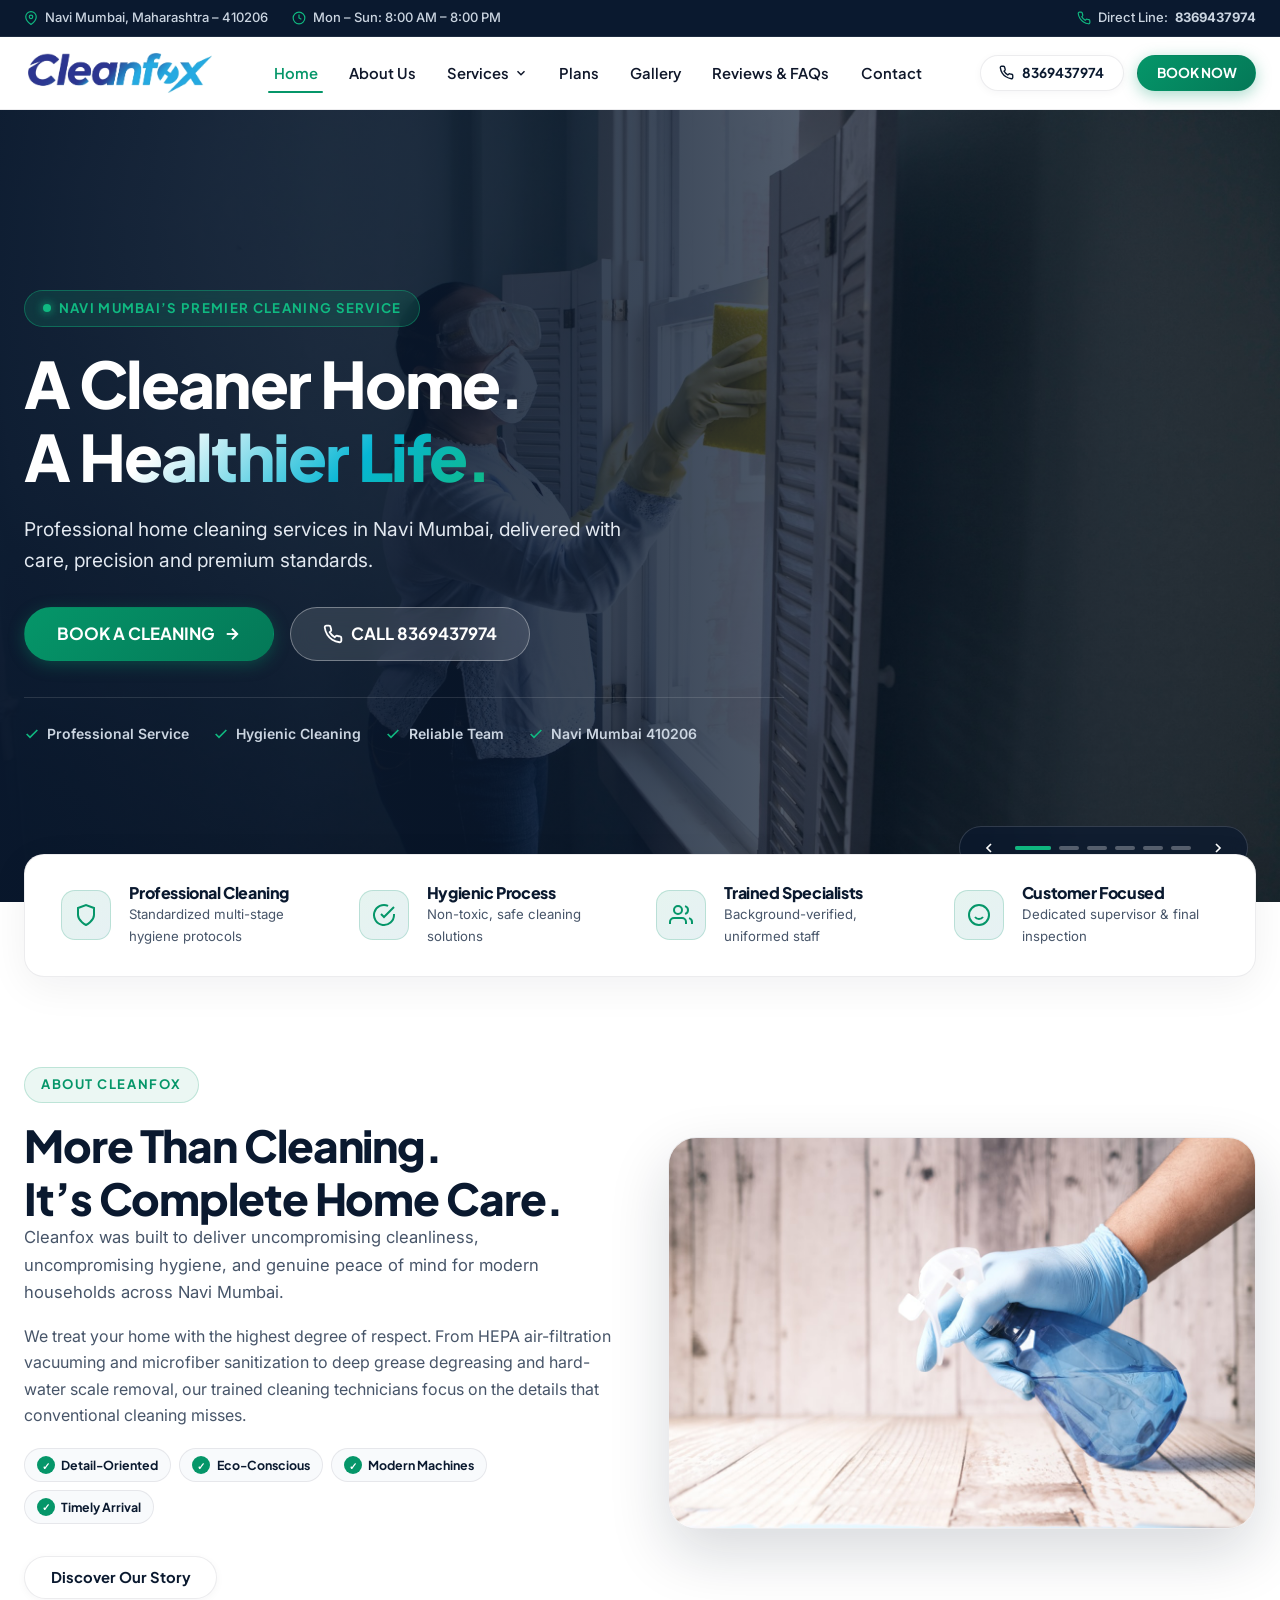
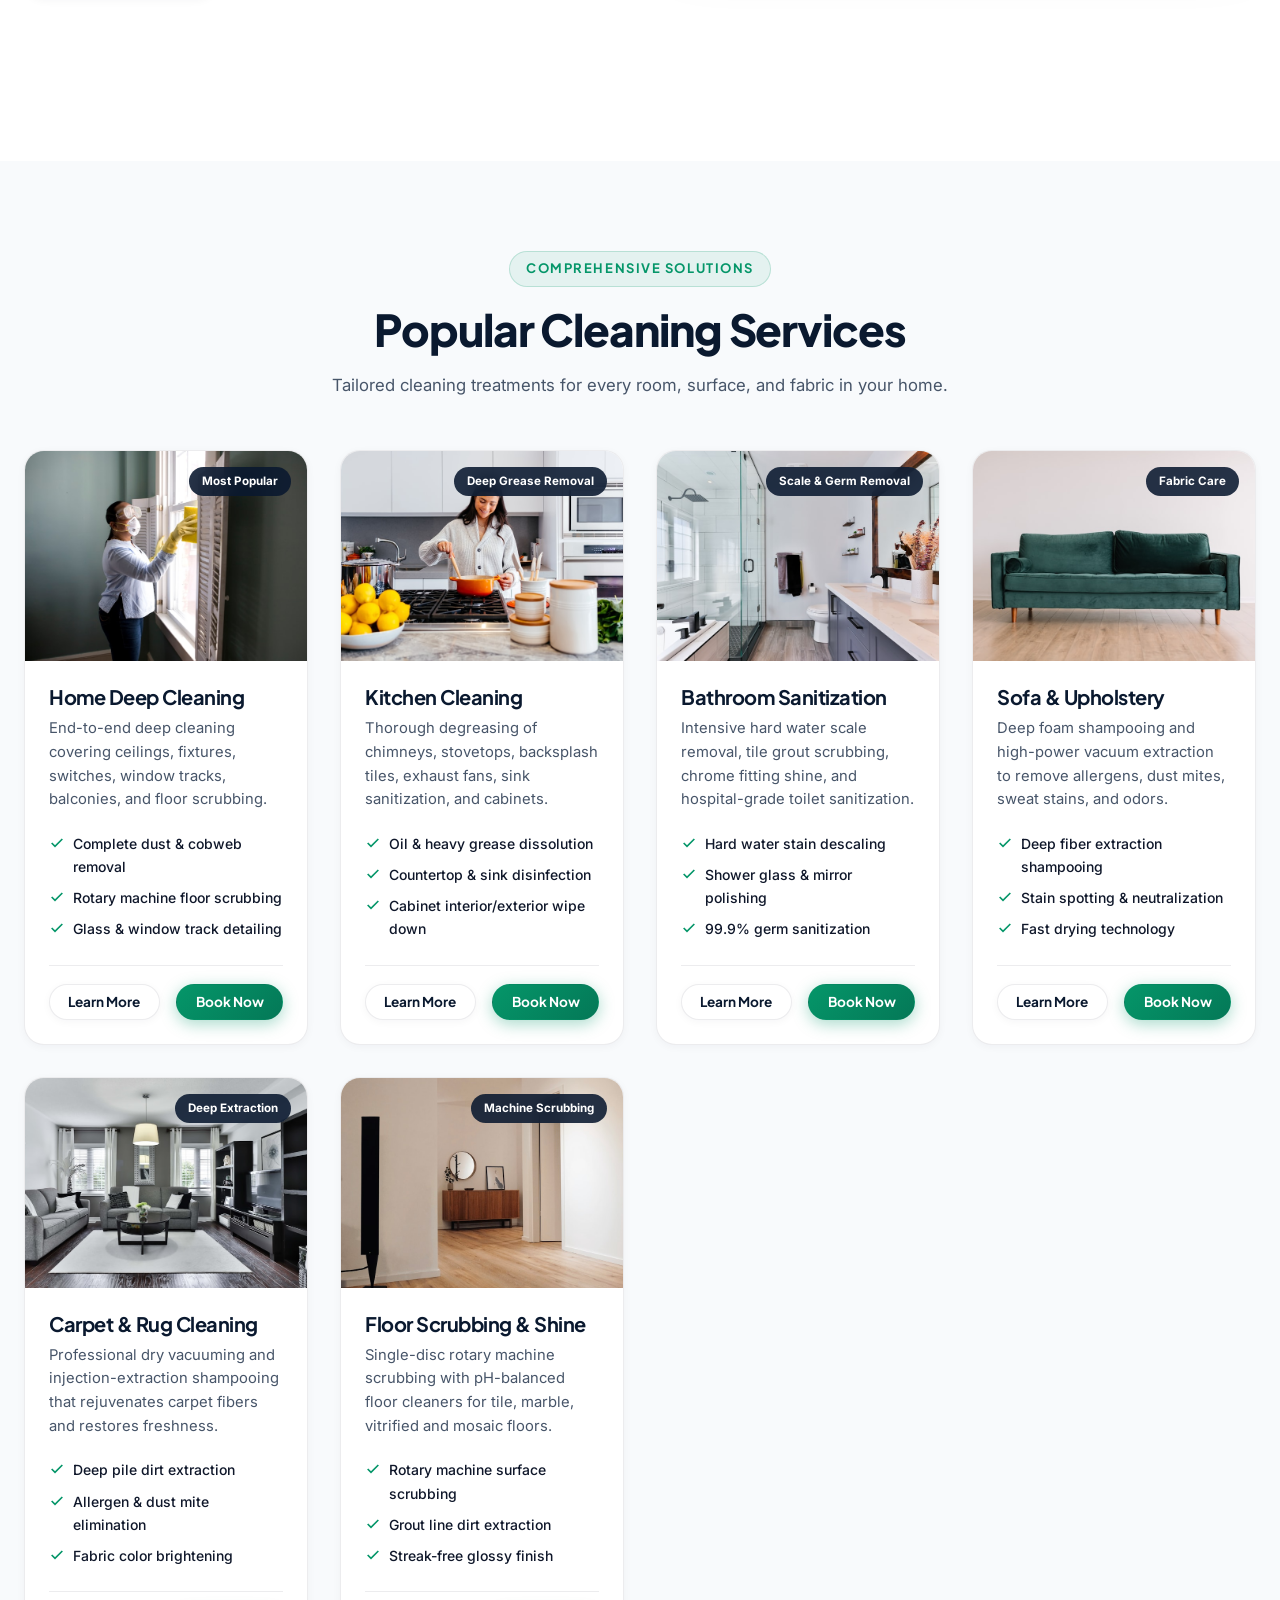
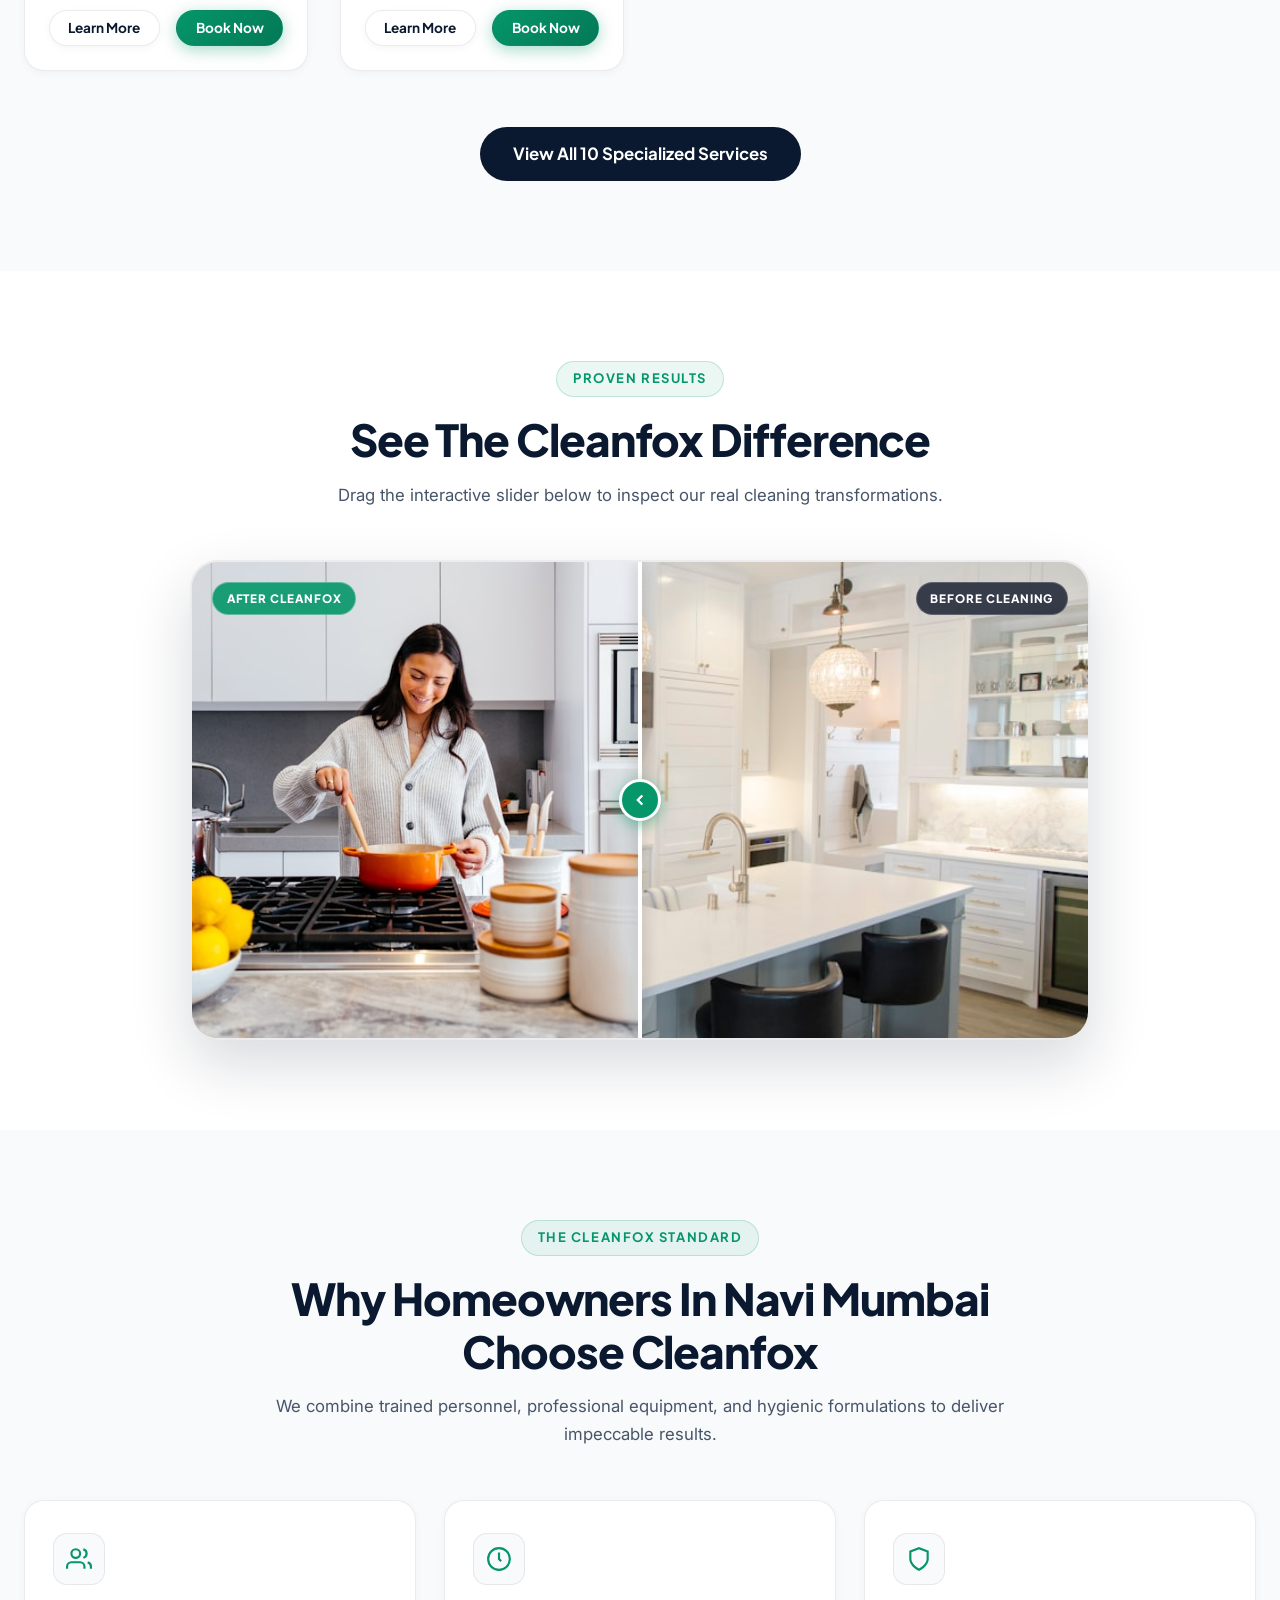
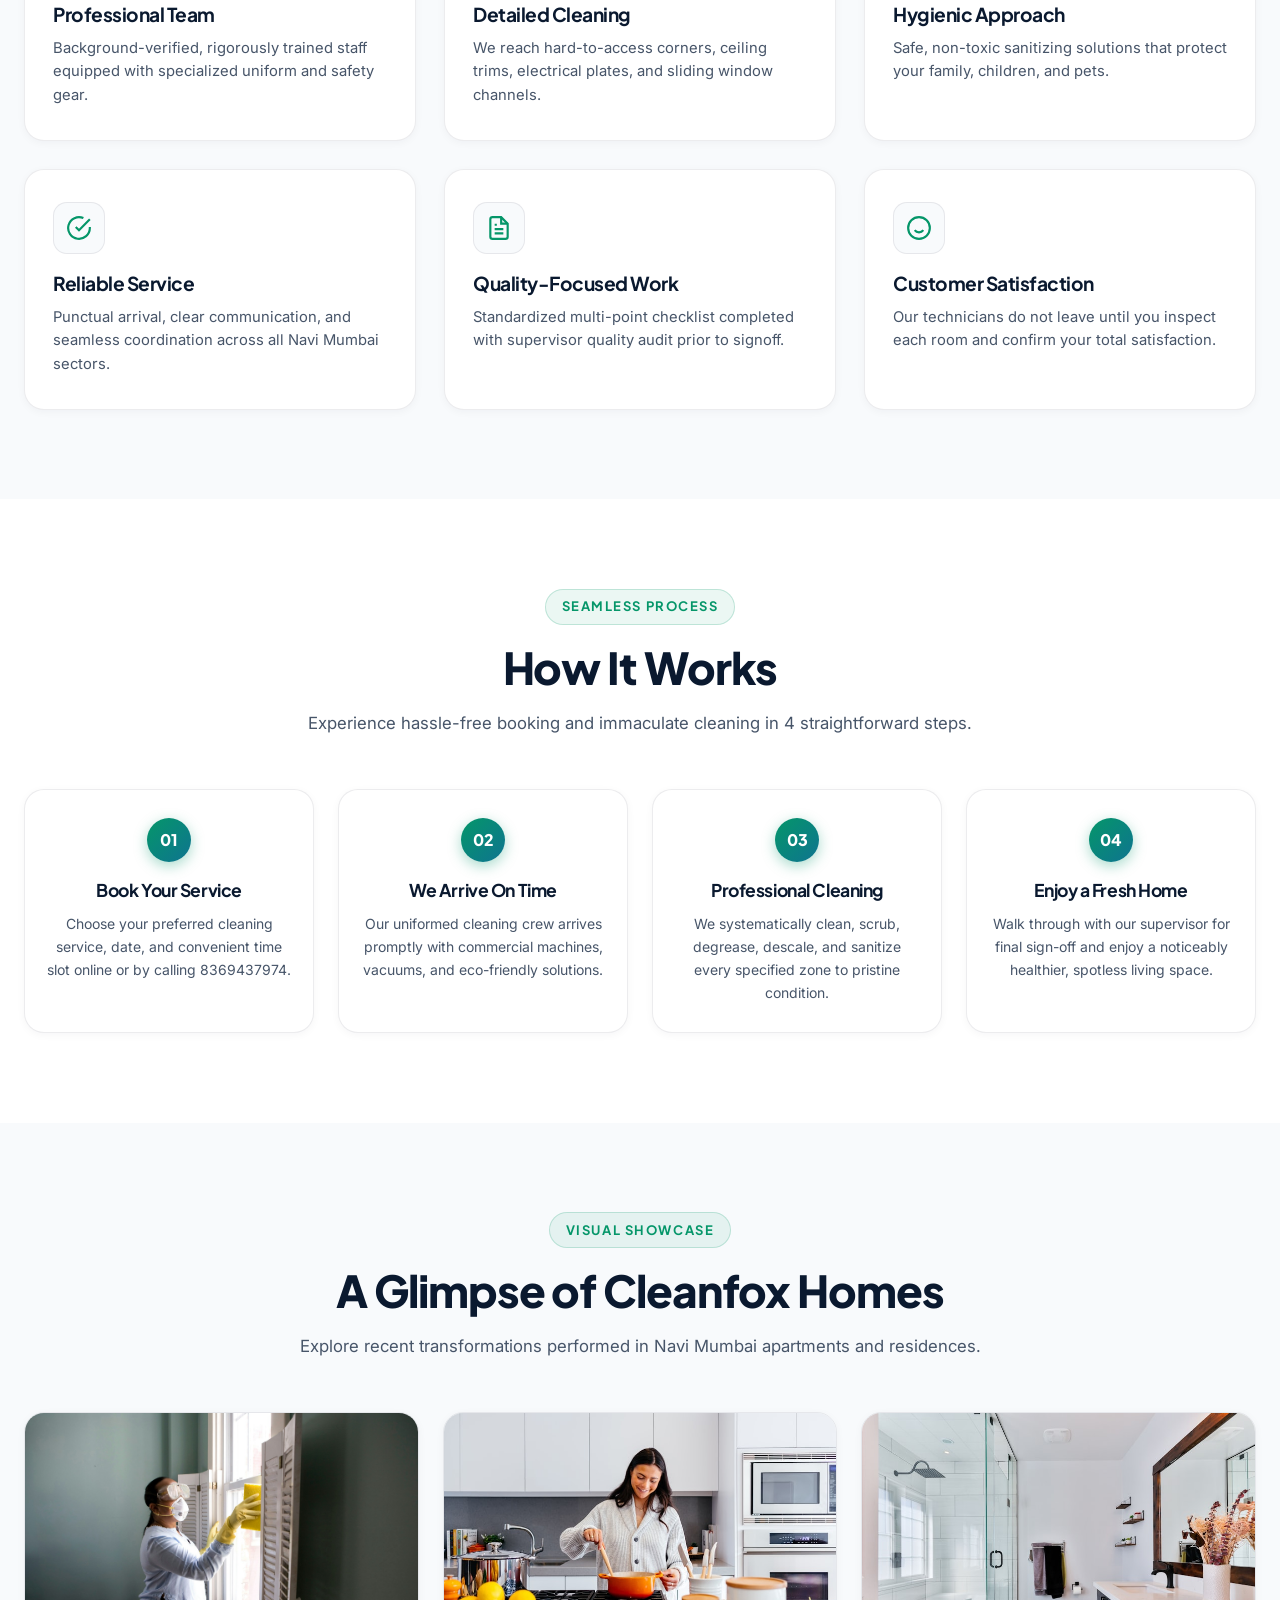
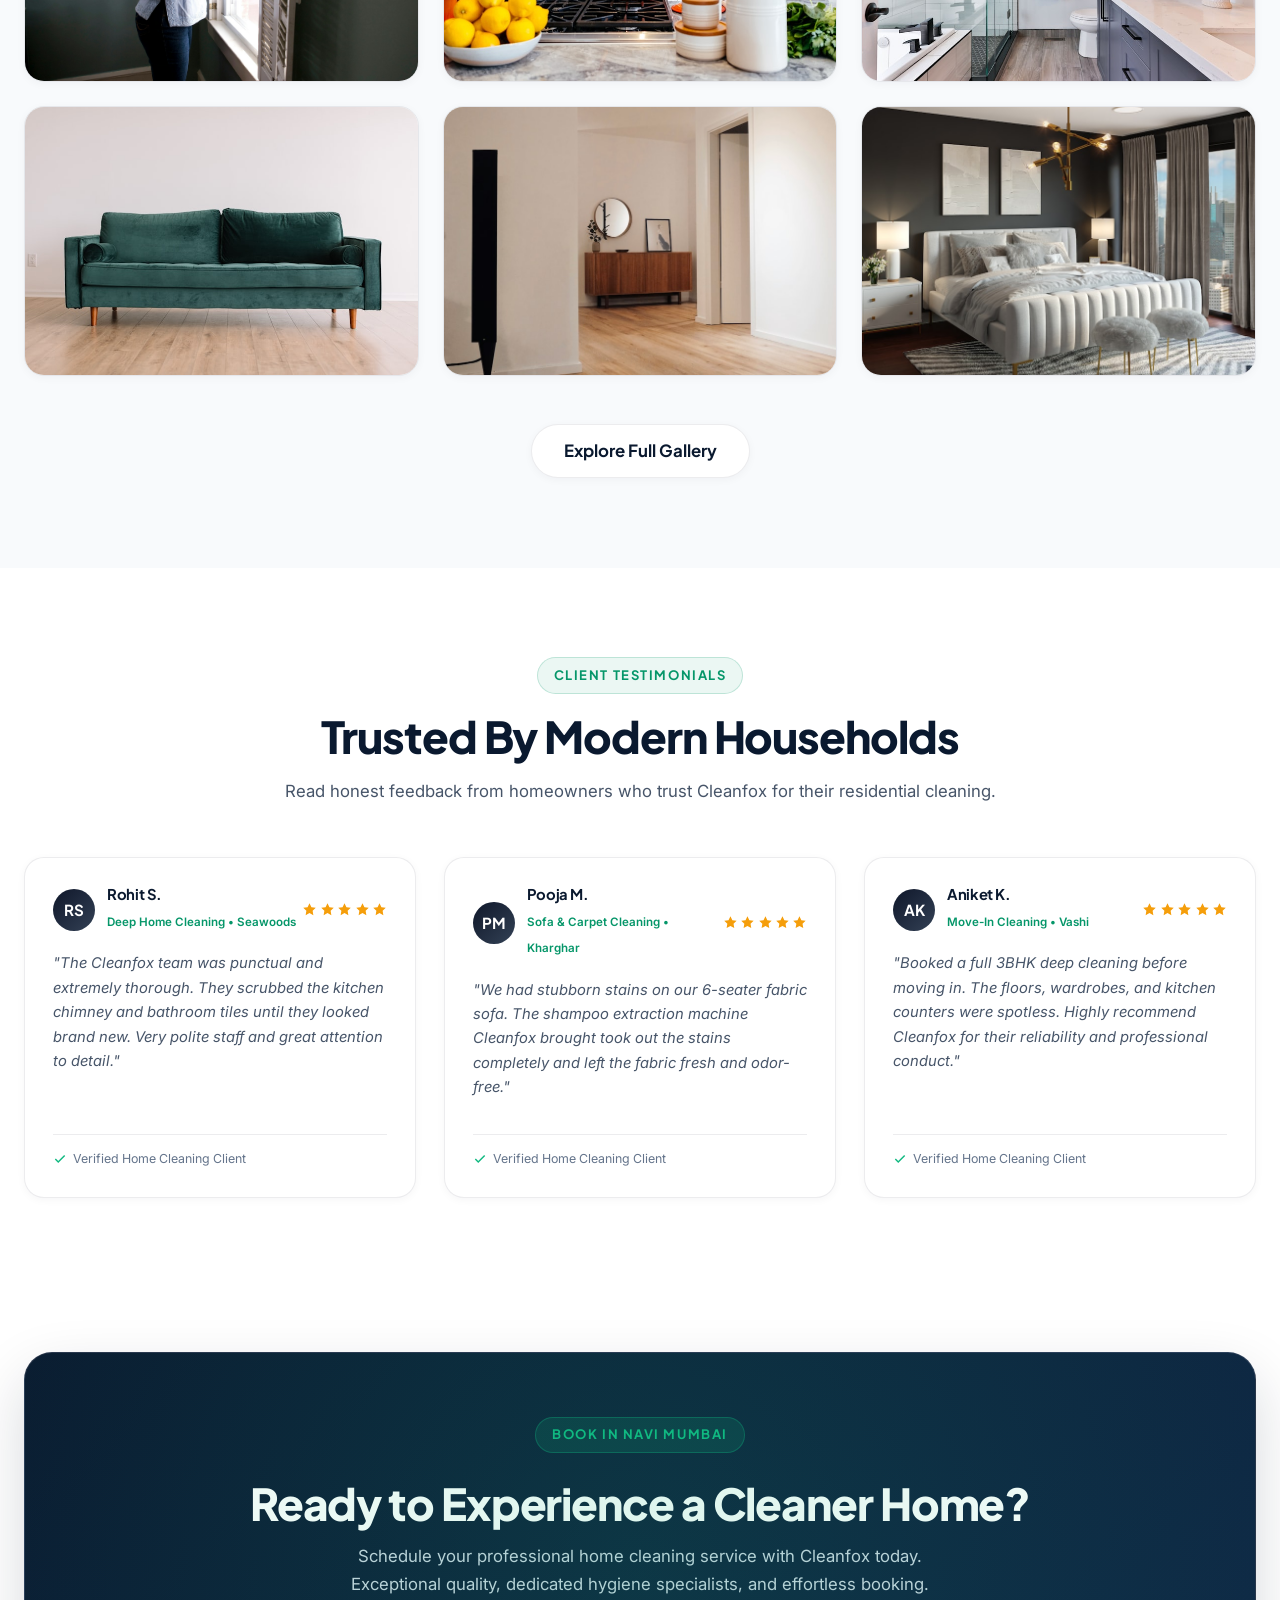
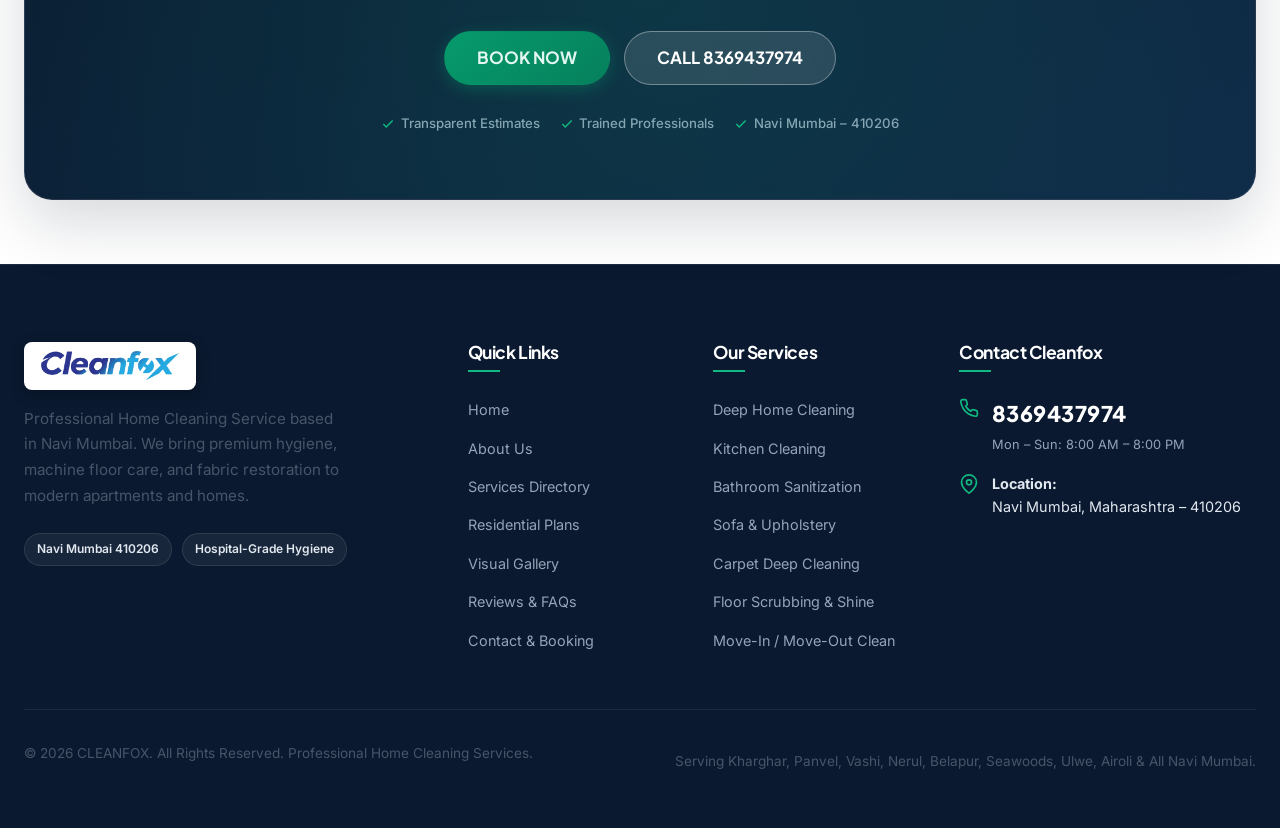
<file: index.html>
<!DOCTYPE html>
<html lang="en">
<head>
  <meta charset="UTF-8">
  <meta name="viewport" content="width=device-width, initial-scale=1.0">
  <title>CLEANFOX | Luxury Home Cleaning Services in Navi Mumbai | 8369437974</title>
  <meta name="description" content="Cleanfox delivers premium, hospital-grade deep home cleaning, kitchen & bathroom sanitization, and upholstery care across Navi Mumbai. Call 8369437974 today.">
  <meta name="keywords" content="Home cleaning service in Navi Mumbai, deep cleaning Navi Mumbai, bathroom cleaning Navi Mumbai, sofa cleaning Navi Mumbai, professional cleaning Navi Mumbai 410206">
  
  <!-- OpenGraph / Social -->
  <meta property="og:title" content="CLEANFOX | Professional Home Cleaning Service in Navi Mumbai">
  <meta property="og:description" content="A Cleaner Home. A Healthier Life. Premium deep cleaning and sanitization in Navi Mumbai.">
  <meta property="og:type" content="website">
  <meta property="og:locale" content="en_IN">

  <!-- Stylesheets -->
  <link rel="stylesheet" href="css/main.css">
  <link rel="stylesheet" href="css/components.css">
  <link rel="stylesheet" href="css/pages.css">

  <!-- Local SEO Structured Data -->
  <script type="application/ld+json">
  {
    "@context": "https://schema.org",
    "@type": "HomeAndConstructionBusiness",
    "name": "CLEANFOX",
    "image": "images/hero/hero-1.jpg",
    "telephone": "8369437974",
    "address": {
      "@type": "PostalAddress",
      "addressLocality": "Navi Mumbai",
      "addressRegion": "Maharashtra",
      "postalCode": "410206",
      "addressCountry": "IN"
    },
    "geo": {
      "@type": "GeoCoordinates",
      "latitude": 19.0330,
      "longitude": 73.0297
    },
    "url": "index.html",
    "priceRange": "$$",
    "openingHoursSpecification": {
      "@type": "OpeningHoursSpecification",
      "dayOfWeek": ["Monday", "Tuesday", "Wednesday", "Thursday", "Friday", "Saturday", "Sunday"],
      "opens": "08:00",
      "closes": "20:00"
    }
  }
  </script>
</head>
<body>

  <!-- Top Announcement Bar -->
  <div class="header-top-bar">
    <div class="container top-bar-inner">
      <div class="top-bar-left">
        <span class="top-bar-item">
          <svg viewBox="0 0 24 24" fill="none" stroke="currentColor" stroke-width="2"><path d="M21 10c0 7-9 13-9 13s-9-6-9-13a9 9 0 0 1 18 0z"></path><circle cx="12" cy="10" r="3"></circle></svg>
          Navi Mumbai, Maharashtra – 410206
        </span>
        <span class="top-bar-item">
          <svg viewBox="0 0 24 24" fill="none" stroke="currentColor" stroke-width="2"><circle cx="12" cy="12" r="10"></circle><polyline points="12 6 12 12 16 14"></polyline></svg>
          Mon – Sun: 8:00 AM – 8:00 PM
        </span>
      </div>
      <div class="top-bar-right">
        <a href="tel:8369437974" class="top-bar-item">
          <svg viewBox="0 0 24 24" fill="none" stroke="currentColor" stroke-width="2"><path d="M22 16.92v3a2 2 0 0 1-2.18 2 19.79 19.79 0 0 1-8.63-3.07 19.5 19.5 0 0 1-6-6 19.79 19.79 0 0 1-3.07-8.67A2 2 0 0 1 4.11 2h3a2 2 0 0 1 2 1.72 12.84 12.84 0 0 0 .7 2.81 2 2 0 0 1-.45 2.11L8.09 9.91a16 16 0 0 0 6 6l1.27-1.27a2 2 0 0 1 2.11-.45 12.84 12.84 0 0 0 2.81.7A2 2 0 0 1 22 16.92z"></path></svg>
          Direct Line: <strong>8369437974</strong>
        </a>
      </div>
    </div>
  </div>

  <!-- Sticky Main Navigation -->
  <header class="site-header" id="siteHeader">
    <div class="container header-container">
      <a href="index.html" class="brand-logo" aria-label="Cleanfox Home"><img src="images/logo.png" alt="Cleanfox Logo" class="brand-logo-img"></a>

      <!-- Desktop Nav -->
      <nav aria-label="Primary Navigation">
        <ul class="nav-menu">
          <li class="nav-item"><a href="index.html" class="nav-link active">Home</a></li>
          <li class="nav-item"><a href="about.html" class="nav-link">About Us</a></li>
          <li class="nav-item">
            <a href="services.html" class="nav-link">
              Services
              <svg class="dropdown-chevron" viewBox="0 0 24 24" fill="none" stroke="currentColor" stroke-width="2.5"><polyline points="6 9 12 15 18 9"></polyline></svg>
            </a>
            <div class="nav-dropdown-menu">
              <a href="services.html" class="dropdown-link">
                <svg viewBox="0 0 24 24" fill="none" stroke="currentColor" stroke-width="2"><rect x="3" y="3" width="7" height="7"></rect><rect x="14" y="3" width="7" height="7"></rect><rect x="14" y="14" width="7" height="7"></rect><rect x="3" y="14" width="7" height="7"></rect></svg>
                All 10 Services Directory
              </a>
              <div class="dropdown-divider"></div>
              <a href="deep-cleaning.html" class="dropdown-link">
                <svg viewBox="0 0 24 24" fill="none" stroke="currentColor" stroke-width="2"><polygon points="12 2 15.09 8.26 22 9.27 17 14.14 18.18 21.02 12 17.77 5.82 21.02 7 14.14 2 9.27 8.91 8.26 12 2"></polygon></svg>
                Deep Home Cleaning
              </a>
              <a href="kitchen-bathroom.html" class="dropdown-link">
                <svg viewBox="0 0 24 24" fill="none" stroke="currentColor" stroke-width="2"><path d="M12 22s8-4 8-10V5l-8-3-8 3v7c0 6 8 10 8 10z"></path></svg>
                Kitchen & Bathroom
              </a>
              <a href="sofa-carpet.html" class="dropdown-link">
                <svg viewBox="0 0 24 24" fill="none" stroke="currentColor" stroke-width="2"><path d="M4 18v3M20 18v3M4 11h16M2 14h20M6 11V7a2 2 0 0 1 2-2h8a2 2 0 0 1 2 2v4"></path></svg>
                Sofa & Carpet Care
              </a>
            </div>
          </li>
          <li class="nav-item"><a href="plans.html" class="nav-link">Plans</a></li>
          <li class="nav-item"><a href="gallery.html" class="nav-link">Gallery</a></li>
          <li class="nav-item"><a href="reviews-faqs.html" class="nav-link">Reviews & FAQs</a></li>
          <li class="nav-item"><a href="contact.html" class="nav-link">Contact</a></li>
        </ul>
      </nav>

      <div class="nav-actions">
        <a href="tel:8369437974" class="btn btn-secondary btn-sm" aria-label="Call Cleanfox">
          <svg width="15" height="15" viewBox="0 0 24 24" fill="none" stroke="currentColor" stroke-width="2.2"><path d="M22 16.92v3a2 2 0 0 1-2.18 2 19.79 19.79 0 0 1-8.63-3.07 19.5 19.5 0 0 1-6-6 19.79 19.79 0 0 1-3.07-8.67A2 2 0 0 1 4.11 2h3a2 2 0 0 1 2 1.72 12.84 12.84 0 0 0 .7 2.81 2 2 0 0 1-.45 2.11L8.09 9.91a16 16 0 0 0 6 6l1.27-1.27a2 2 0 0 1 2.11-.45 12.84 12.84 0 0 0 2.81.7A2 2 0 0 1 22 16.92z"></path></svg>
          8369437974
        </a>
        <a href="contact.html" class="btn btn-primary btn-sm">BOOK NOW</a>
        <button class="mobile-toggle" aria-label="Toggle navigation menu">
          <svg viewBox="0 0 24 24" fill="none" stroke="currentColor" stroke-width="2.5"><line x1="3" y1="12" x2="21" y2="12"></line><line x1="3" y1="6" x2="21" y2="6"></line><line x1="3" y1="18" x2="21" y2="18"></line></svg>
        </button>
      </div>
    </div>
  </header>

  <!-- Mobile Drawer -->
  <div class="mobile-drawer">
    <div class="drawer-content">
      <div class="drawer-header">
        <a href="index.html" class="brand-logo" aria-label="Cleanfox Home"><img src="images/logo.png" alt="Cleanfox Logo" class="brand-logo-img"></a>
        <button class="drawer-close" aria-label="Close menu">
          <svg width="22" height="22" viewBox="0 0 24 24" fill="none" stroke="currentColor" stroke-width="2"><line x1="18" y1="6" x2="6" y2="18"></line><line x1="6" y1="6" x2="18" y2="18"></line></svg>
        </button>
      </div>

      <div class="drawer-section-title">Navigation</div>
      <ul class="drawer-nav">
        <li><a href="index.html" class="active">Home</a></li>
        <li><a href="about.html">About Us</a></li>
        <li><a href="plans.html">Residential Plans</a></li>
        <li><a href="gallery.html">Visual Gallery</a></li>
        <li><a href="reviews-faqs.html">Reviews & FAQs</a></li>
        <li><a href="contact.html">Contact / Book Now</a></li>
      </ul>

      <div class="drawer-section-title">Specialized Services</div>
      <ul class="drawer-nav">
        <li><a href="services.html">All 10 Services Directory</a></li>
        <li><a href="deep-cleaning.html">Deep Home Cleaning</a></li>
        <li><a href="kitchen-bathroom.html">Kitchen & Bathroom</a></li>
        <li><a href="sofa-carpet.html">Sofa & Carpet</a></li>
      </ul>

      <div class="drawer-footer">
        <a href="tel:8369437974" class="btn btn-primary btn-lg" style="width: 100%;">
          <svg width="18" height="18" viewBox="0 0 24 24" fill="none" stroke="currentColor" stroke-width="2.2"><path d="M22 16.92v3a2 2 0 0 1-2.18 2 19.79 19.79 0 0 1-8.63-3.07 19.5 19.5 0 0 1-6-6 19.79 19.79 0 0 1-3.07-8.67A2 2 0 0 1 4.11 2h3a2 2 0 0 1 2 1.72 12.84 12.84 0 0 0 .7 2.81 2 2 0 0 1-.45 2.11L8.09 9.91a16 16 0 0 0 6 6l1.27-1.27a2 2 0 0 1 2.11-.45 12.84 12.84 0 0 0 2.81.7A2 2 0 0 1 22 16.92z"></path></svg>
          Call 8369437974
        </a>
      </div>
    </div>
  </div>

  <main>
    <!-- 1. HERO SECTION WITH 3-SECOND CINEMATIC SLIDESHOW -->
    <section class="hero-slider-container" aria-label="Hero Showcase">
      <div class="hero-slides">
        <div class="hero-slide active">
          <img src="images/hero/hero-1.jpg" alt="Professional cleaner deep cleaning a luxury modern living room in Navi Mumbai" class="hero-slide-bg" loading="eager">
          <div class="hero-overlay"></div>
        </div>
        <div class="hero-slide">
          <img src="images/hero/hero-2.jpg" alt="Deep kitchen degreasing and surface sanitization" class="hero-slide-bg" loading="lazy">
          <div class="hero-overlay"></div>
        </div>
        <div class="hero-slide">
          <img src="images/hero/hero-3.jpg" alt="Professional bathroom descaling and tile sanitization" class="hero-slide-bg" loading="lazy">
          <div class="hero-overlay"></div>
        </div>
        <div class="hero-slide">
          <img src="images/hero/hero-4.jpg" alt="Sofa and upholstery steam shampoo extraction" class="hero-slide-bg" loading="lazy">
          <div class="hero-overlay"></div>
        </div>
        <div class="hero-slide">
          <img src="images/hero/hero-5.jpg" alt="Machine floor scrubbing and mirror shine polishing" class="hero-slide-bg" loading="lazy">
          <div class="hero-overlay"></div>
        </div>
        <div class="hero-slide">
          <img src="images/hero/hero-6.jpg" alt="Sparkling pristine modern apartment in Navi Mumbai" class="hero-slide-bg" loading="lazy">
          <div class="hero-overlay"></div>
        </div>
      </div>

      <div class="container">
        <div class="hero-content">
          <div class="hero-pill">
            <span class="hero-pill-dot"></span>
            Navi Mumbai’s Premier Cleaning Service
          </div>
          <h1 class="hero-title">
            A Cleaner Home.<br>
            <span class="text-gradient">A Healthier Life.</span>
          </h1>
          <p class="hero-subtitle">
            Professional home cleaning services in Navi Mumbai, delivered with care, precision and premium standards.
          </p>
          <div class="hero-cta-group">
            <a href="contact.html" class="btn btn-primary btn-lg">
              BOOK A CLEANING
              <svg class="btn-icon" viewBox="0 0 24 24" fill="none" stroke="currentColor" stroke-width="2.5"><line x1="5" y1="12" x2="19" y2="12"></line><polyline points="12 5 19 12 12 19"></polyline></svg>
            </a>
            <a href="tel:8369437974" class="btn btn-outline-light btn-lg">
              <svg width="20" height="20" viewBox="0 0 24 24" fill="none" stroke="currentColor" stroke-width="2.2"><path d="M22 16.92v3a2 2 0 0 1-2.18 2 19.79 19.79 0 0 1-8.63-3.07 19.5 19.5 0 0 1-6-6 19.79 19.79 0 0 1-3.07-8.67A2 2 0 0 1 4.11 2h3a2 2 0 0 1 2 1.72 12.84 12.84 0 0 0 .7 2.81 2 2 0 0 1-.45 2.11L8.09 9.91a16 16 0 0 0 6 6l1.27-1.27a2 2 0 0 1 2.11-.45 12.84 12.84 0 0 0 2.81.7A2 2 0 0 1 22 16.92z"></path></svg>
              CALL 8369437974
            </a>
          </div>

          <div class="hero-trust-indicators">
            <div class="hero-trust-item">
              <svg viewBox="0 0 24 24" fill="none" stroke="currentColor" stroke-width="2.5"><polyline points="20 6 9 17 4 12"></polyline></svg>
              Professional Service
            </div>
            <div class="hero-trust-item">
              <svg viewBox="0 0 24 24" fill="none" stroke="currentColor" stroke-width="2.5"><polyline points="20 6 9 17 4 12"></polyline></svg>
              Hygienic Cleaning
            </div>
            <div class="hero-trust-item">
              <svg viewBox="0 0 24 24" fill="none" stroke="currentColor" stroke-width="2.5"><polyline points="20 6 9 17 4 12"></polyline></svg>
              Reliable Team
            </div>
            <div class="hero-trust-item">
              <svg viewBox="0 0 24 24" fill="none" stroke="currentColor" stroke-width="2.5"><polyline points="20 6 9 17 4 12"></polyline></svg>
              Navi Mumbai 410206
            </div>
          </div>
        </div>
      </div>

      <!-- Slideshow Navigation & 3s Progress Indicator -->
      <div class="slider-controls">
        <button class="slider-nav-btn slider-prev" aria-label="Previous Slide">
          <svg viewBox="0 0 24 24" fill="none" stroke="currentColor" stroke-width="2.5"><polyline points="15 18 9 12 15 6"></polyline></svg>
        </button>
        <div class="slider-indicators"></div>
        <button class="slider-nav-btn slider-next" aria-label="Next Slide">
          <svg viewBox="0 0 24 24" fill="none" stroke="currentColor" stroke-width="2.5"><polyline points="9 18 15 12 9 6"></polyline></svg>
        </button>
      </div>
    </section>

    <!-- 2. TRUST STRIP SECTION -->
    <div class="container">
      <div class="trust-strip">
        <div class="trust-grid">
          <div class="trust-card">
            <div class="trust-icon-box">
              <svg viewBox="0 0 24 24" fill="none" stroke="currentColor" stroke-width="2"><path d="M12 22s8-4 8-10V5l-8-3-8 3v7c0 6 8 10 8 10z"></path></svg>
            </div>
            <div class="trust-text">
              <h4>Professional Cleaning</h4>
              <p>Standardized multi-stage hygiene protocols</p>
            </div>
          </div>
          <div class="trust-card">
            <div class="trust-icon-box">
              <svg viewBox="0 0 24 24" fill="none" stroke="currentColor" stroke-width="2"><path d="M22 11.08V12a10 10 0 1 1-5.93-9.14"></path><polyline points="22 4 12 14.01 9 11.01"></polyline></svg>
            </div>
            <div class="trust-text">
              <h4>Hygienic Process</h4>
              <p>Non-toxic, safe cleaning solutions</p>
            </div>
          </div>
          <div class="trust-card">
            <div class="trust-icon-box">
              <svg viewBox="0 0 24 24" fill="none" stroke="currentColor" stroke-width="2"><path d="M17 21v-2a4 4 0 0 0-4-4H5a4 4 0 0 0-4 4v2"></path><circle cx="9" cy="7" r="4"></circle><path d="M23 21v-2a4 4 0 0 0-3-3.87"></path><path d="M16 3.13a4 4 0 0 1 0 7.75"></path></svg>
            </div>
            <div class="trust-text">
              <h4>Trained Specialists</h4>
              <p>Background-verified, uniformed staff</p>
            </div>
          </div>
          <div class="trust-card">
            <div class="trust-icon-box">
              <svg viewBox="0 0 24 24" fill="none" stroke="currentColor" stroke-width="2"><circle cx="12" cy="12" r="10"></circle><path d="M8 14s1.5 2 4 2 4-2 4-2"></path><line x1="9" y1="9" x2="9.01" y2="9"></line><line x1="15" y1="9" x2="15.01" y2="9"></line></svg>
            </div>
            <div class="trust-text">
              <h4>Customer Focused</h4>
              <p>Dedicated supervisor & final inspection</p>
            </div>
          </div>
        </div>
      </div>
    </div>

    <!-- 3. WHY CLEANFOX SECTION -->
    <section class="section-spacing">
      <div class="container">
        <div class="split-showcase-row">
          <div class="split-content">
            <div class="section-tag">About Cleanfox</div>
            <h2>More Than Cleaning.<br>It’s Complete Home Care.</h2>
            <p class="lead-text">
              Cleanfox was built to deliver uncompromising cleanliness, uncompromising hygiene, and genuine peace of mind for modern households across Navi Mumbai.
            </p>
            <p>
              We treat your home with the highest degree of respect. From HEPA air-filtration vacuuming and microfiber sanitization to deep grease degreasing and hard-water scale removal, our trained cleaning technicians focus on the details that conventional cleaning misses.
            </p>
            <div class="process-steps-mini">
              <div class="process-step-pill"><span class="num">✓</span> Detail-Oriented</div>
              <div class="process-step-pill"><span class="num">✓</span> Eco-Conscious</div>
              <div class="process-step-pill"><span class="num">✓</span> Modern Machines</div>
              <div class="process-step-pill"><span class="num">✓</span> Timely Arrival</div>
            </div>
            <div style="margin-top: 2rem;">
              <a href="about.html" class="btn btn-secondary">Discover Our Story</a>
            </div>
          </div>
          <div class="split-media">
            <img src="images/about/story-team.jpg" alt="Cleanfox professional cleaning team at work" style="border-radius: var(--radius-xl); box-shadow: var(--shadow-xl); border: 1px solid var(--border-subtle);">
          </div>
        </div>
      </div>
    </section>

    <!-- 4. POPULAR SERVICES SECTION -->
    <section class="section-spacing bg-subtle">
      <div class="container">
        <div class="section-header">
          <div class="section-tag">Comprehensive Solutions</div>
          <h2 class="section-title">Popular Cleaning Services</h2>
          <p class="section-desc">Tailored cleaning treatments for every room, surface, and fabric in your home.</p>
        </div>

        <div class="services-grid">
          <!-- 1. Home Deep Cleaning -->
          <div class="service-card">
            <div class="service-card-img-wrap">
              <img src="images/services/deep-cleaning.jpg" alt="Home Deep Cleaning in Navi Mumbai" loading="lazy">
              <span class="service-badge">Most Popular</span>
            </div>
            <div class="service-card-body">
              <h3 class="service-card-title">Home Deep Cleaning</h3>
              <p class="service-card-desc">End-to-end deep cleaning covering ceilings, fixtures, switches, window tracks, balconies, and floor scrubbing.</p>
              <ul class="service-card-features">
                <li><svg viewBox="0 0 24 24" fill="none" stroke="currentColor" stroke-width="2.5"><polyline points="20 6 9 17 4 12"></polyline></svg> Complete dust & cobweb removal</li>
                <li><svg viewBox="0 0 24 24" fill="none" stroke="currentColor" stroke-width="2.5"><polyline points="20 6 9 17 4 12"></polyline></svg> Rotary machine floor scrubbing</li>
                <li><svg viewBox="0 0 24 24" fill="none" stroke="currentColor" stroke-width="2.5"><polyline points="20 6 9 17 4 12"></polyline></svg> Glass & window track detailing</li>
              </ul>
              <div class="service-card-footer">
                <a href="deep-cleaning.html" class="btn btn-secondary btn-sm">Learn More</a>
                <a href="contact.html" class="btn btn-primary btn-sm">Book Now</a>
              </div>
            </div>
          </div>

          <!-- 2. Kitchen Cleaning -->
          <div class="service-card">
            <div class="service-card-img-wrap">
              <img src="images/services/kitchen-cleaning.jpg" alt="Kitchen Deep Cleaning in Navi Mumbai" loading="lazy">
              <span class="service-badge">Deep Grease Removal</span>
            </div>
            <div class="service-card-body">
              <h3 class="service-card-title">Kitchen Cleaning</h3>
              <p class="service-card-desc">Thorough degreasing of chimneys, stovetops, backsplash tiles, exhaust fans, sink sanitization, and cabinets.</p>
              <ul class="service-card-features">
                <li><svg viewBox="0 0 24 24" fill="none" stroke="currentColor" stroke-width="2.5"><polyline points="20 6 9 17 4 12"></polyline></svg> Oil & heavy grease dissolution</li>
                <li><svg viewBox="0 0 24 24" fill="none" stroke="currentColor" stroke-width="2.5"><polyline points="20 6 9 17 4 12"></polyline></svg> Countertop & sink disinfection</li>
                <li><svg viewBox="0 0 24 24" fill="none" stroke="currentColor" stroke-width="2.5"><polyline points="20 6 9 17 4 12"></polyline></svg> Cabinet interior/exterior wipe down</li>
              </ul>
              <div class="service-card-footer">
                <a href="kitchen-bathroom.html" class="btn btn-secondary btn-sm">Learn More</a>
                <a href="contact.html" class="btn btn-primary btn-sm">Book Now</a>
              </div>
            </div>
          </div>

          <!-- 3. Bathroom Cleaning -->
          <div class="service-card">
            <div class="service-card-img-wrap">
              <img src="images/services/bathroom-cleaning.jpg" alt="Bathroom Sanitization in Navi Mumbai" loading="lazy">
              <span class="service-badge">Scale & Germ Removal</span>
            </div>
            <div class="service-card-body">
              <h3 class="service-card-title">Bathroom Sanitization</h3>
              <p class="service-card-desc">Intensive hard water scale removal, tile grout scrubbing, chrome fitting shine, and hospital-grade toilet sanitization.</p>
              <ul class="service-card-features">
                <li><svg viewBox="0 0 24 24" fill="none" stroke="currentColor" stroke-width="2.5"><polyline points="20 6 9 17 4 12"></polyline></svg> Hard water stain descaling</li>
                <li><svg viewBox="0 0 24 24" fill="none" stroke="currentColor" stroke-width="2.5"><polyline points="20 6 9 17 4 12"></polyline></svg> Shower glass & mirror polishing</li>
                <li><svg viewBox="0 0 24 24" fill="none" stroke="currentColor" stroke-width="2.5"><polyline points="20 6 9 17 4 12"></polyline></svg> 99.9% germ sanitization</li>
              </ul>
              <div class="service-card-footer">
                <a href="kitchen-bathroom.html" class="btn btn-secondary btn-sm">Learn More</a>
                <a href="contact.html" class="btn btn-primary btn-sm">Book Now</a>
              </div>
            </div>
          </div>

          <!-- 4. Sofa Cleaning -->
          <div class="service-card">
            <div class="service-card-img-wrap">
              <img src="images/services/sofa-cleaning.jpg" alt="Sofa Shampooing in Navi Mumbai" loading="lazy">
              <span class="service-badge">Fabric Care</span>
            </div>
            <div class="service-card-body">
              <h3 class="service-card-title">Sofa & Upholstery</h3>
              <p class="service-card-desc">Deep foam shampooing and high-power vacuum extraction to remove allergens, dust mites, sweat stains, and odors.</p>
              <ul class="service-card-features">
                <li><svg viewBox="0 0 24 24" fill="none" stroke="currentColor" stroke-width="2.5"><polyline points="20 6 9 17 4 12"></polyline></svg> Deep fiber extraction shampooing</li>
                <li><svg viewBox="0 0 24 24" fill="none" stroke="currentColor" stroke-width="2.5"><polyline points="20 6 9 17 4 12"></polyline></svg> Stain spotting & neutralization</li>
                <li><svg viewBox="0 0 24 24" fill="none" stroke="currentColor" stroke-width="2.5"><polyline points="20 6 9 17 4 12"></polyline></svg> Fast drying technology</li>
              </ul>
              <div class="service-card-footer">
                <a href="sofa-carpet.html" class="btn btn-secondary btn-sm">Learn More</a>
                <a href="contact.html" class="btn btn-primary btn-sm">Book Now</a>
              </div>
            </div>
          </div>

          <!-- 5. Carpet Cleaning -->
          <div class="service-card">
            <div class="service-card-img-wrap">
              <img src="images/services/carpet-cleaning.jpg" alt="Carpet & Rug Cleaning in Navi Mumbai" loading="lazy">
              <span class="service-badge">Deep Extraction</span>
            </div>
            <div class="service-card-body">
              <h3 class="service-card-title">Carpet & Rug Cleaning</h3>
              <p class="service-card-desc">Professional dry vacuuming and injection-extraction shampooing that rejuvenates carpet fibers and restores freshness.</p>
              <ul class="service-card-features">
                <li><svg viewBox="0 0 24 24" fill="none" stroke="currentColor" stroke-width="2.5"><polyline points="20 6 9 17 4 12"></polyline></svg> Deep pile dirt extraction</li>
                <li><svg viewBox="0 0 24 24" fill="none" stroke="currentColor" stroke-width="2.5"><polyline points="20 6 9 17 4 12"></polyline></svg> Allergen & dust mite elimination</li>
                <li><svg viewBox="0 0 24 24" fill="none" stroke="currentColor" stroke-width="2.5"><polyline points="20 6 9 17 4 12"></polyline></svg> Fabric color brightening</li>
              </ul>
              <div class="service-card-footer">
                <a href="sofa-carpet.html" class="btn btn-secondary btn-sm">Learn More</a>
                <a href="contact.html" class="btn btn-primary btn-sm">Book Now</a>
              </div>
            </div>
          </div>

          <!-- 6. Floor Scrubbing -->
          <div class="service-card">
            <div class="service-card-img-wrap">
              <img src="images/services/floor-cleaning.jpg" alt="Floor Scrubbing and Buffing in Navi Mumbai" loading="lazy">
              <span class="service-badge">Machine Scrubbing</span>
            </div>
            <div class="service-card-body">
              <h3 class="service-card-title">Floor Scrubbing & Shine</h3>
              <p class="service-card-desc">Single-disc rotary machine scrubbing with pH-balanced floor cleaners for tile, marble, vitrified and mosaic floors.</p>
              <ul class="service-card-features">
                <li><svg viewBox="0 0 24 24" fill="none" stroke="currentColor" stroke-width="2.5"><polyline points="20 6 9 17 4 12"></polyline></svg> Rotary machine surface scrubbing</li>
                <li><svg viewBox="0 0 24 24" fill="none" stroke="currentColor" stroke-width="2.5"><polyline points="20 6 9 17 4 12"></polyline></svg> Grout line dirt extraction</li>
                <li><svg viewBox="0 0 24 24" fill="none" stroke="currentColor" stroke-width="2.5"><polyline points="20 6 9 17 4 12"></polyline></svg> Streak-free glossy finish</li>
              </ul>
              <div class="service-card-footer">
                <a href="services.html" class="btn btn-secondary btn-sm">Learn More</a>
                <a href="contact.html" class="btn btn-primary btn-sm">Book Now</a>
              </div>
            </div>
          </div>
        </div>

        <div style="text-align: center; margin-top: 3.5rem;">
          <a href="services.html" class="btn btn-dark btn-lg">View All 10 Specialized Services</a>
        </div>
      </div>
    </section>

    <!-- 5. BEFORE & AFTER INTERACTIVE SLIDER -->
    <section class="section-spacing">
      <div class="container">
        <div class="section-header">
          <div class="section-tag">Proven Results</div>
          <h2 class="section-title">See The Cleanfox Difference</h2>
          <p class="section-desc">Drag the interactive slider below to inspect our real cleaning transformations.</p>
        </div>

        <div class="before-after-wrapper" aria-label="Before and After Cleaning Comparison Slider">
          <div class="ba-image ba-before">
            <img src="images/before-after/kitchen-before.jpg" alt="Kitchen before Cleanfox deep cleaning">
            <span class="ba-badge ba-badge-before">BEFORE CLEANING</span>
          </div>
          <div class="ba-image ba-after">
            <img src="images/before-after/kitchen-after.jpg" alt="Kitchen after Cleanfox deep cleaning">
            <span class="ba-badge ba-badge-after">AFTER CLEANFOX</span>
          </div>
          <div class="ba-handle">
            <div class="ba-handle-button" aria-label="Drag to compare before and after">
              <svg viewBox="0 0 24 24" fill="none" stroke="currentColor" stroke-width="2.5"><polyline points="15 18 9 12 15 6"></polyline><polyline points="9 18 15 12 9 6" transform="rotate(180 12 12)"></polyline></svg>
            </div>
          </div>
        </div>
      </div>
    </section>

    <!-- 6. WHY CHOOSE CLEANFOX (6 FEATURE PILLARS) -->
    <section class="section-spacing bg-subtle">
      <div class="container">
        <div class="section-header">
          <div class="section-tag">The Cleanfox Standard</div>
          <h2 class="section-title">Why Homeowners In Navi Mumbai Choose Cleanfox</h2>
          <p class="section-desc">We combine trained personnel, professional equipment, and hygienic formulations to deliver impeccable results.</p>
        </div>

        <div class="pillars-grid">
          <div class="pillar-card">
            <div class="pillar-icon">
              <svg viewBox="0 0 24 24" fill="none" stroke="currentColor" stroke-width="2"><path d="M17 21v-2a4 4 0 0 0-4-4H5a4 4 0 0 0-4 4v2"></path><circle cx="9" cy="7" r="4"></circle><path d="M23 21v-2a4 4 0 0 0-3-3.87"></path><path d="M16 3.13a4 4 0 0 1 0 7.75"></path></svg>
            </div>
            <h3 class="pillar-title">Professional Team</h3>
            <p class="pillar-text">Background-verified, rigorously trained staff equipped with specialized uniform and safety gear.</p>
          </div>

          <div class="pillar-card">
            <div class="pillar-icon">
              <svg viewBox="0 0 24 24" fill="none" stroke="currentColor" stroke-width="2"><circle cx="12" cy="12" r="10"></circle><polyline points="12 6 12 12 14 14"></polyline></svg>
            </div>
            <h3 class="pillar-title">Detailed Cleaning</h3>
            <p class="pillar-text">We reach hard-to-access corners, ceiling trims, electrical plates, and sliding window channels.</p>
          </div>

          <div class="pillar-card">
            <div class="pillar-icon">
              <svg viewBox="0 0 24 24" fill="none" stroke="currentColor" stroke-width="2"><path d="M12 22s8-4 8-10V5l-8-3-8 3v7c0 6 8 10 8 10z"></path></svg>
            </div>
            <h3 class="pillar-title">Hygienic Approach</h3>
            <p class="pillar-text">Safe, non-toxic sanitizing solutions that protect your family, children, and pets.</p>
          </div>

          <div class="pillar-card">
            <div class="pillar-icon">
              <svg viewBox="0 0 24 24" fill="none" stroke="currentColor" stroke-width="2"><path d="M22 11.08V12a10 10 0 1 1-5.93-9.14"></path><polyline points="22 4 12 14.01 9 11.01"></polyline></svg>
            </div>
            <h3 class="pillar-title">Reliable Service</h3>
            <p class="pillar-text">Punctual arrival, clear communication, and seamless coordination across all Navi Mumbai sectors.</p>
          </div>

          <div class="pillar-card">
            <div class="pillar-icon">
              <svg viewBox="0 0 24 24" fill="none" stroke="currentColor" stroke-width="2"><path d="M14 2H6a2 2 0 0 0-2 2v16a2 2 0 0 0 2 2h12a2 2 0 0 0 2-2V8z"></path><polyline points="14 2 14 8 20 8"></polyline><line x1="16" y1="13" x2="8" y2="13"></line><line x1="16" y1="17" x2="8" y2="17"></line><polyline points="10 9 9 9 8 9"></polyline></svg>
            </div>
            <h3 class="pillar-title">Quality-Focused Work</h3>
            <p class="pillar-text">Standardized multi-point checklist completed with supervisor quality audit prior to signoff.</p>
          </div>

          <div class="pillar-card">
            <div class="pillar-icon">
              <svg viewBox="0 0 24 24" fill="none" stroke="currentColor" stroke-width="2"><circle cx="12" cy="12" r="10"></circle><path d="M8 14s1.5 2 4 2 4-2 4-2"></path><line x1="9" y1="9" x2="9.01" y2="9"></line><line x1="15" y1="9" x2="15.01" y2="9"></line></svg>
            </div>
            <h3 class="pillar-title">Customer Satisfaction</h3>
            <p class="pillar-text">Our technicians do not leave until you inspect each room and confirm your total satisfaction.</p>
          </div>
        </div>
      </div>
    </section>

    <!-- 7. HOW IT WORKS (4 STEPS) -->
    <section class="section-spacing">
      <div class="container">
        <div class="section-header">
          <div class="section-tag">Seamless Process</div>
          <h2 class="section-title">How It Works</h2>
          <p class="section-desc">Experience hassle-free booking and immaculate cleaning in 4 straightforward steps.</p>
        </div>

        <div class="workflow-grid">
          <div class="workflow-card">
            <div class="workflow-step-num">01</div>
            <h3 class="workflow-title">Book Your Service</h3>
            <p class="workflow-text">Choose your preferred cleaning service, date, and convenient time slot online or by calling 8369437974.</p>
          </div>

          <div class="workflow-card">
            <div class="workflow-step-num">02</div>
            <h3 class="workflow-title">We Arrive On Time</h3>
            <p class="workflow-text">Our uniformed cleaning crew arrives promptly with commercial machines, vacuums, and eco-friendly solutions.</p>
          </div>

          <div class="workflow-card">
            <div class="workflow-step-num">03</div>
            <h3 class="workflow-title">Professional Cleaning</h3>
            <p class="workflow-text">We systematically clean, scrub, degrease, descale, and sanitize every specified zone to pristine condition.</p>
          </div>

          <div class="workflow-card">
            <div class="workflow-step-num">04</div>
            <h3 class="workflow-title">Enjoy a Fresh Home</h3>
            <p class="workflow-text">Walk through with our supervisor for final sign-off and enjoy a noticeably healthier, spotless living space.</p>
          </div>
        </div>
      </div>
    </section>

    <!-- 8. GALLERY PREVIEW -->
    <section class="section-spacing bg-subtle">
      <div class="container">
        <div class="section-header">
          <div class="section-tag">Visual Showcase</div>
          <h2 class="section-title">A Glimpse of Cleanfox Homes</h2>
          <p class="section-desc">Explore recent transformations performed in Navi Mumbai apartments and residences.</p>
        </div>

        <div class="gallery-grid">
          <div class="gallery-item" data-category="living">
            <img src="images/hero/hero-1.jpg" alt="Spotless living room cleaning" loading="lazy">
            <div class="gallery-item-overlay">
              <h4 class="gallery-item-title">Luxury Living Room Detailing</h4>
              <span class="gallery-item-cat">Living Room Deep Clean</span>
            </div>
          </div>
          <div class="gallery-item" data-category="kitchen">
            <img src="images/services/kitchen-cleaning.jpg" alt="Modular kitchen deep grease removal" loading="lazy">
            <div class="gallery-item-overlay">
              <h4 class="gallery-item-title">Chimney & Modular Kitchen Degreasing</h4>
              <span class="gallery-item-cat">Kitchen Sanitization</span>
            </div>
          </div>
          <div class="gallery-item" data-category="bathroom">
            <img src="images/services/bathroom-cleaning.jpg" alt="Descaled sparkling bathroom" loading="lazy">
            <div class="gallery-item-overlay">
              <h4 class="gallery-item-title">Shower Cubicle & Tile Descaling</h4>
              <span class="gallery-item-cat">Bathroom Sanitization</span>
            </div>
          </div>
          <div class="gallery-item" data-category="sofa">
            <img src="images/services/sofa-cleaning.jpg" alt="Sofa steam extraction" loading="lazy">
            <div class="gallery-item-overlay">
              <h4 class="gallery-item-title">Fabric Sofa Deep Shampooing</h4>
              <span class="gallery-item-cat">Upholstery Care</span>
            </div>
          </div>
          <div class="gallery-item" data-category="floor">
            <img src="images/services/floor-cleaning.jpg" alt="Marble floor machine polishing" loading="lazy">
            <div class="gallery-item-overlay">
              <h4 class="gallery-item-title">Rotary Floor Scrubbing & Buffing</h4>
              <span class="gallery-item-cat">Floor Care</span>
            </div>
          </div>
          <div class="gallery-item" data-category="bedroom">
            <img src="images/services/bedroom-cleaning.jpg" alt="Pristine bedroom sanitization" loading="lazy">
            <div class="gallery-item-overlay">
              <h4 class="gallery-item-title">Master Bedroom Sanitization</h4>
              <span class="gallery-item-cat">Full Home Clean</span>
            </div>
          </div>
        </div>

        <div style="text-align: center; margin-top: 3rem;">
          <a href="gallery.html" class="btn btn-secondary btn-lg">Explore Full Gallery</a>
        </div>
      </div>
    </section>

    <!-- 9. REVIEWS / TESTIMONIALS -->
    <section class="section-spacing">
      <div class="container">
        <div class="section-header">
          <div class="section-tag">Client Testimonials</div>
          <h2 class="section-title">Trusted By Modern Households</h2>
          <p class="section-desc">Read honest feedback from homeowners who trust Cleanfox for their residential cleaning.</p>
        </div>

        <div class="reviews-grid">
          <div class="review-card">
            <div class="review-header">
              <div class="review-author">
                <div class="review-avatar">RS</div>
                <div class="review-author-info">
                  <h4>Rohit S.</h4>
                  <span class="review-service-tag">Deep Home Cleaning • Seawoods</span>
                </div>
              </div>
              <div class="review-stars">
                <svg viewBox="0 0 24 24"><polygon points="12 2 15.09 8.26 22 9.27 17 14.14 18.18 21.02 12 17.77 5.82 21.02 7 14.14 2 9.27 8.91 8.26 12 2"></polygon></svg>
                <svg viewBox="0 0 24 24"><polygon points="12 2 15.09 8.26 22 9.27 17 14.14 18.18 21.02 12 17.77 5.82 21.02 7 14.14 2 9.27 8.91 8.26 12 2"></polygon></svg>
                <svg viewBox="0 0 24 24"><polygon points="12 2 15.09 8.26 22 9.27 17 14.14 18.18 21.02 12 17.77 5.82 21.02 7 14.14 2 9.27 8.91 8.26 12 2"></polygon></svg>
                <svg viewBox="0 0 24 24"><polygon points="12 2 15.09 8.26 22 9.27 17 14.14 18.18 21.02 12 17.77 5.82 21.02 7 14.14 2 9.27 8.91 8.26 12 2"></polygon></svg>
                <svg viewBox="0 0 24 24"><polygon points="12 2 15.09 8.26 22 9.27 17 14.14 18.18 21.02 12 17.77 5.82 21.02 7 14.14 2 9.27 8.91 8.26 12 2"></polygon></svg>
              </div>
            </div>
            <p class="review-body">
              "The Cleanfox team was punctual and extremely thorough. They scrubbed the kitchen chimney and bathroom tiles until they looked brand new. Very polite staff and great attention to detail."
            </p>
            <div class="review-footer">
              <svg width="14" height="14" viewBox="0 0 24 24" fill="none" stroke="#10B981" stroke-width="2.5"><polyline points="20 6 9 17 4 12"></polyline></svg>
              Verified Home Cleaning Client
            </div>
          </div>

          <div class="review-card">
            <div class="review-header">
              <div class="review-author">
                <div class="review-avatar">PM</div>
                <div class="review-author-info">
                  <h4>Pooja M.</h4>
                  <span class="review-service-tag">Sofa & Carpet Cleaning • Kharghar</span>
                </div>
              </div>
              <div class="review-stars">
                <svg viewBox="0 0 24 24"><polygon points="12 2 15.09 8.26 22 9.27 17 14.14 18.18 21.02 12 17.77 5.82 21.02 7 14.14 2 9.27 8.91 8.26 12 2"></polygon></svg>
                <svg viewBox="0 0 24 24"><polygon points="12 2 15.09 8.26 22 9.27 17 14.14 18.18 21.02 12 17.77 5.82 21.02 7 14.14 2 9.27 8.91 8.26 12 2"></polygon></svg>
                <svg viewBox="0 0 24 24"><polygon points="12 2 15.09 8.26 22 9.27 17 14.14 18.18 21.02 12 17.77 5.82 21.02 7 14.14 2 9.27 8.91 8.26 12 2"></polygon></svg>
                <svg viewBox="0 0 24 24"><polygon points="12 2 15.09 8.26 22 9.27 17 14.14 18.18 21.02 12 17.77 5.82 21.02 7 14.14 2 9.27 8.91 8.26 12 2"></polygon></svg>
                <svg viewBox="0 0 24 24"><polygon points="12 2 15.09 8.26 22 9.27 17 14.14 18.18 21.02 12 17.77 5.82 21.02 7 14.14 2 9.27 8.91 8.26 12 2"></polygon></svg>
              </div>
            </div>
            <p class="review-body">
              "We had stubborn stains on our 6-seater fabric sofa. The shampoo extraction machine Cleanfox brought took out the stains completely and left the fabric fresh and odor-free."
            </p>
            <div class="review-footer">
              <svg width="14" height="14" viewBox="0 0 24 24" fill="none" stroke="#10B981" stroke-width="2.5"><polyline points="20 6 9 17 4 12"></polyline></svg>
              Verified Home Cleaning Client
            </div>
          </div>

          <div class="review-card">
            <div class="review-header">
              <div class="review-author">
                <div class="review-avatar">AK</div>
                <div class="review-author-info">
                  <h4>Aniket K.</h4>
                  <span class="review-service-tag">Move-In Cleaning • Vashi</span>
                </div>
              </div>
              <div class="review-stars">
                <svg viewBox="0 0 24 24"><polygon points="12 2 15.09 8.26 22 9.27 17 14.14 18.18 21.02 12 17.77 5.82 21.02 7 14.14 2 9.27 8.91 8.26 12 2"></polygon></svg>
                <svg viewBox="0 0 24 24"><polygon points="12 2 15.09 8.26 22 9.27 17 14.14 18.18 21.02 12 17.77 5.82 21.02 7 14.14 2 9.27 8.91 8.26 12 2"></polygon></svg>
                <svg viewBox="0 0 24 24"><polygon points="12 2 15.09 8.26 22 9.27 17 14.14 18.18 21.02 12 17.77 5.82 21.02 7 14.14 2 9.27 8.91 8.26 12 2"></polygon></svg>
                <svg viewBox="0 0 24 24"><polygon points="12 2 15.09 8.26 22 9.27 17 14.14 18.18 21.02 12 17.77 5.82 21.02 7 14.14 2 9.27 8.91 8.26 12 2"></polygon></svg>
                <svg viewBox="0 0 24 24"><polygon points="12 2 15.09 8.26 22 9.27 17 14.14 18.18 21.02 12 17.77 5.82 21.02 7 14.14 2 9.27 8.91 8.26 12 2"></polygon></svg>
              </div>
            </div>
            <p class="review-body">
              "Booked a full 3BHK deep cleaning before moving in. The floors, wardrobes, and kitchen counters were spotless. Highly recommend Cleanfox for their reliability and professional conduct."
            </p>
            <div class="review-footer">
              <svg width="14" height="14" viewBox="0 0 24 24" fill="none" stroke="#10B981" stroke-width="2.5"><polyline points="20 6 9 17 4 12"></polyline></svg>
              Verified Home Cleaning Client
            </div>
          </div>
        </div>
      </div>
    </section>

    <!-- 10. FINAL HIGH CONVERSION CTA SECTION -->
    <section class="section-spacing-sm">
      <div class="container">
        <div class="cta-banner-wrapper">
          <div class="section-tag light" style="margin-bottom: 1.5rem;">Book In Navi Mumbai</div>
          <h2 class="cta-banner-title">Ready to Experience a Cleaner Home?</h2>
          <p class="cta-banner-desc">
            Schedule your professional home cleaning service with Cleanfox today. Exceptional quality, dedicated hygiene specialists, and effortless booking.
          </p>
          <div class="cta-buttons-row">
            <a href="contact.html" class="btn btn-primary btn-lg">BOOK NOW</a>
            <a href="tel:8369437974" class="btn btn-outline-light btn-lg">CALL 8369437974</a>
          </div>
          <div class="cta-trust-pills">
            <span><svg viewBox="0 0 24 24" fill="none" stroke="currentColor" stroke-width="2.5"><polyline points="20 6 9 17 4 12"></polyline></svg> Transparent Estimates</span>
            <span><svg viewBox="0 0 24 24" fill="none" stroke="currentColor" stroke-width="2.5"><polyline points="20 6 9 17 4 12"></polyline></svg> Trained Professionals</span>
            <span><svg viewBox="0 0 24 24" fill="none" stroke="currentColor" stroke-width="2.5"><polyline points="20 6 9 17 4 12"></polyline></svg> Navi Mumbai – 410206</span>
          </div>
        </div>
      </div>
    </section>
  </main>

  <!-- Multi-Column Luxury Footer -->
  <footer class="site-footer">
    <div class="container">
      <div class="footer-grid">
        <div class="footer-brand">
          <a href="index.html" class="brand-logo"><img src="images/logo.png" alt="Cleanfox Logo" class="brand-logo-img"></a>
          <p class="footer-about">
            Professional Home Cleaning Service based in Navi Mumbai. We bring premium hygiene, machine floor care, and fabric restoration to modern apartments and homes.
          </p>
          <div class="footer-badges">
            <span class="footer-badge">Navi Mumbai 410206</span>
            <span class="footer-badge">Hospital-Grade Hygiene</span>
          </div>
        </div>

        <div>
          <h4 class="footer-heading">Quick Links</h4>
          <ul class="footer-links">
            <li><a href="index.html">Home</a></li>
            <li><a href="about.html">About Us</a></li>
            <li><a href="services.html">Services Directory</a></li>
            <li><a href="plans.html">Residential Plans</a></li>
            <li><a href="gallery.html">Visual Gallery</a></li>
            <li><a href="reviews-faqs.html">Reviews & FAQs</a></li>
            <li><a href="contact.html">Contact & Booking</a></li>
          </ul>
        </div>

        <div>
          <h4 class="footer-heading">Our Services</h4>
          <ul class="footer-links">
            <li><a href="deep-cleaning.html">Deep Home Cleaning</a></li>
            <li><a href="kitchen-bathroom.html">Kitchen Cleaning</a></li>
            <li><a href="kitchen-bathroom.html">Bathroom Sanitization</a></li>
            <li><a href="sofa-carpet.html">Sofa & Upholstery</a></li>
            <li><a href="sofa-carpet.html">Carpet Deep Cleaning</a></li>
            <li><a href="services.html">Floor Scrubbing & Shine</a></li>
            <li><a href="services.html">Move-In / Move-Out Clean</a></li>
          </ul>
        </div>

        <div>
          <h4 class="footer-heading">Contact Cleanfox</h4>
          <ul class="footer-contact-list">
            <li class="footer-contact-item">
              <svg viewBox="0 0 24 24" fill="none" stroke="currentColor" stroke-width="2"><path d="M22 16.92v3a2 2 0 0 1-2.18 2 19.79 19.79 0 0 1-8.63-3.07 19.5 19.5 0 0 1-6-6 19.79 19.79 0 0 1-3.07-8.67A2 2 0 0 1 4.11 2h3a2 2 0 0 1 2 1.72 12.84 12.84 0 0 0 .7 2.81 2 2 0 0 1-.45 2.11L8.09 9.91a16 16 0 0 0 6 6l1.27-1.27a2 2 0 0 1 2.11-.45 12.84 12.84 0 0 0 2.81.7A2 2 0 0 1 22 16.92z"></path></svg>
              <div>
                <a href="tel:8369437974" class="footer-phone-big">8369437974</a>
                <span style="font-size: 0.8rem; color: #94A3B8;">Mon – Sun: 8:00 AM – 8:00 PM</span>
              </div>
            </li>
            <li class="footer-contact-item">
              <svg viewBox="0 0 24 24" fill="none" stroke="currentColor" stroke-width="2"><path d="M21 10c0 7-9 13-9 13s-9-6-9-13a9 9 0 0 1 18 0z"></path><circle cx="12" cy="10" r="3"></circle></svg>
              <div>
                <strong>Location:</strong><br>
                Navi Mumbai, Maharashtra – 410206
              </div>
            </li>
          </ul>
        </div>
      </div>

      <div class="footer-bottom">
        <p>© 2026 CLEANFOX. All Rights Reserved. Professional Home Cleaning Services.</p>
        <p>Serving Kharghar, Panvel, Vashi, Nerul, Belapur, Seawoods, Ulwe, Airoli & All Navi Mumbai.</p>
      </div>
    </div>
  </footer>

  <!-- Sticky Mobile Action Bar -->
  <div class="mobile-bottom-bar" aria-label="Mobile Quick Actions">
    <div class="bottom-bar-grid">
      <a href="tel:8369437974" class="bottom-bar-btn bottom-btn-call">
        <svg viewBox="0 0 24 24" fill="none" stroke="currentColor" stroke-width="2.2"><path d="M22 16.92v3a2 2 0 0 1-2.18 2 19.79 19.79 0 0 1-8.63-3.07 19.5 19.5 0 0 1-6-6 19.79 19.79 0 0 1-3.07-8.67A2 2 0 0 1 4.11 2h3a2 2 0 0 1 2 1.72 12.84 12.84 0 0 0 .7 2.81 2 2 0 0 1-.45 2.11L8.09 9.91a16 16 0 0 0 6 6l1.27-1.27a2 2 0 0 1 2.11-.45 12.84 12.84 0 0 0 2.81.7A2 2 0 0 1 22 16.92z"></path></svg>
        <span>CALL</span>
      </a>
      <a href="https://wa.me/918369437974?text=Hi%20Cleanfox%2C%20I%20would%20like%20to%20inquire%20about%20home%20cleaning%20services%20in%20Navi%20Mumbai." class="bottom-bar-btn bottom-btn-whatsapp" target="_blank" rel="noopener">
        <svg viewBox="0 0 24 24" fill="none" stroke="currentColor" stroke-width="2.2"><path d="M21 11.5a8.38 8.38 0 0 1-.9 3.8 8.5 8.5 0 0 1-7.6 4.7 8.38 8.38 0 0 1-3.8-.9L3 21l1.9-5.7a8.38 8.38 0 0 1-.9-3.8 8.5 8.5 0 0 1 4.7-7.6 8.38 8.38 0 0 1 3.8-.9h.5a8.48 8.48 0 0 1 8 8v.5z"></path></svg>
        <span>WHATSAPP</span>
      </a>
      <a href="contact.html" class="bottom-bar-btn bottom-btn-book">
        <svg viewBox="0 0 24 24" fill="none" stroke="currentColor" stroke-width="2.2"><rect x="3" y="4" width="18" height="18" rx="2" ry="2"></rect><line x1="16" y1="2" x2="16" y2="6"></line><line x1="8" y1="2" x2="8" y2="6"></line><line x1="3" y1="10" x2="21" y2="10"></line></svg>
        <span>BOOK NOW</span>
      </a>
    </div>
  </div>

  <!-- Scripts -->
  <script src="js/main.js"></script>
  <script src="js/slideshow.js"></script>
  <script src="js/before-after.js"></script>
</body>
</html>
</file>
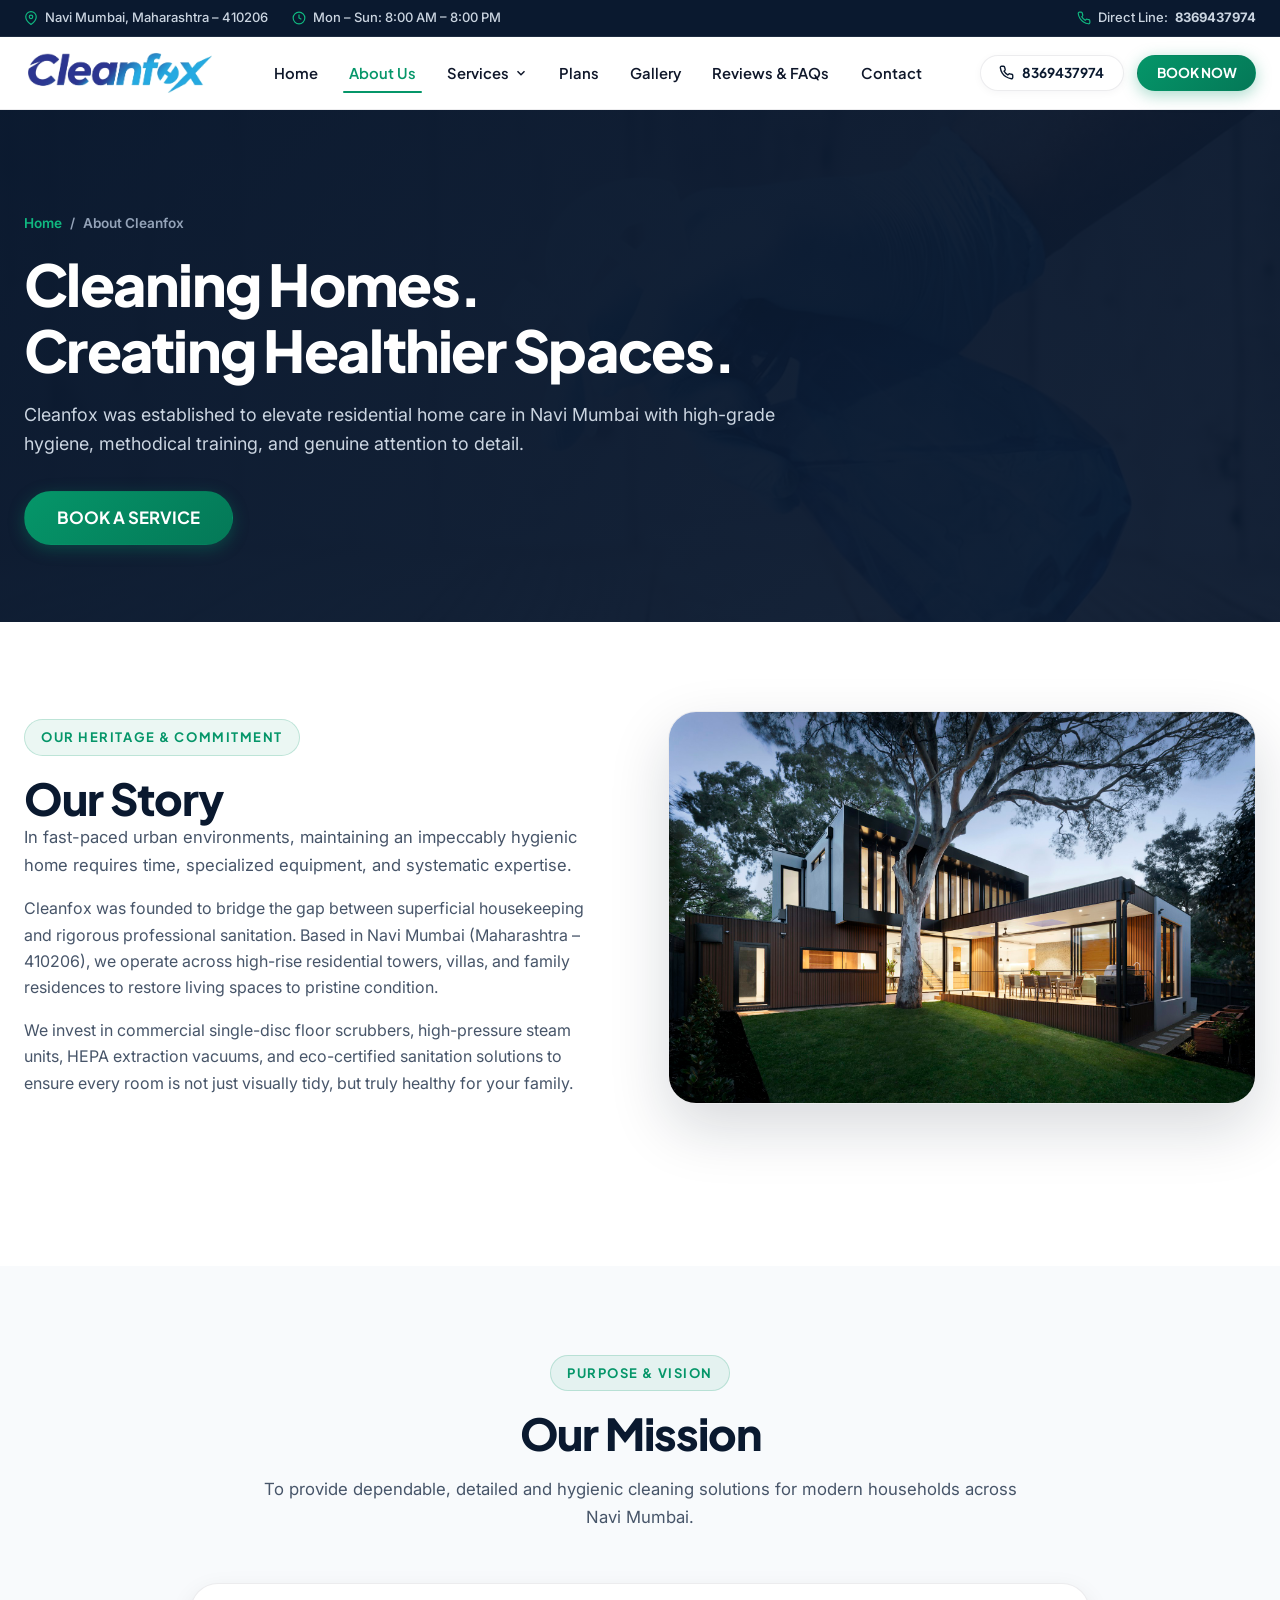
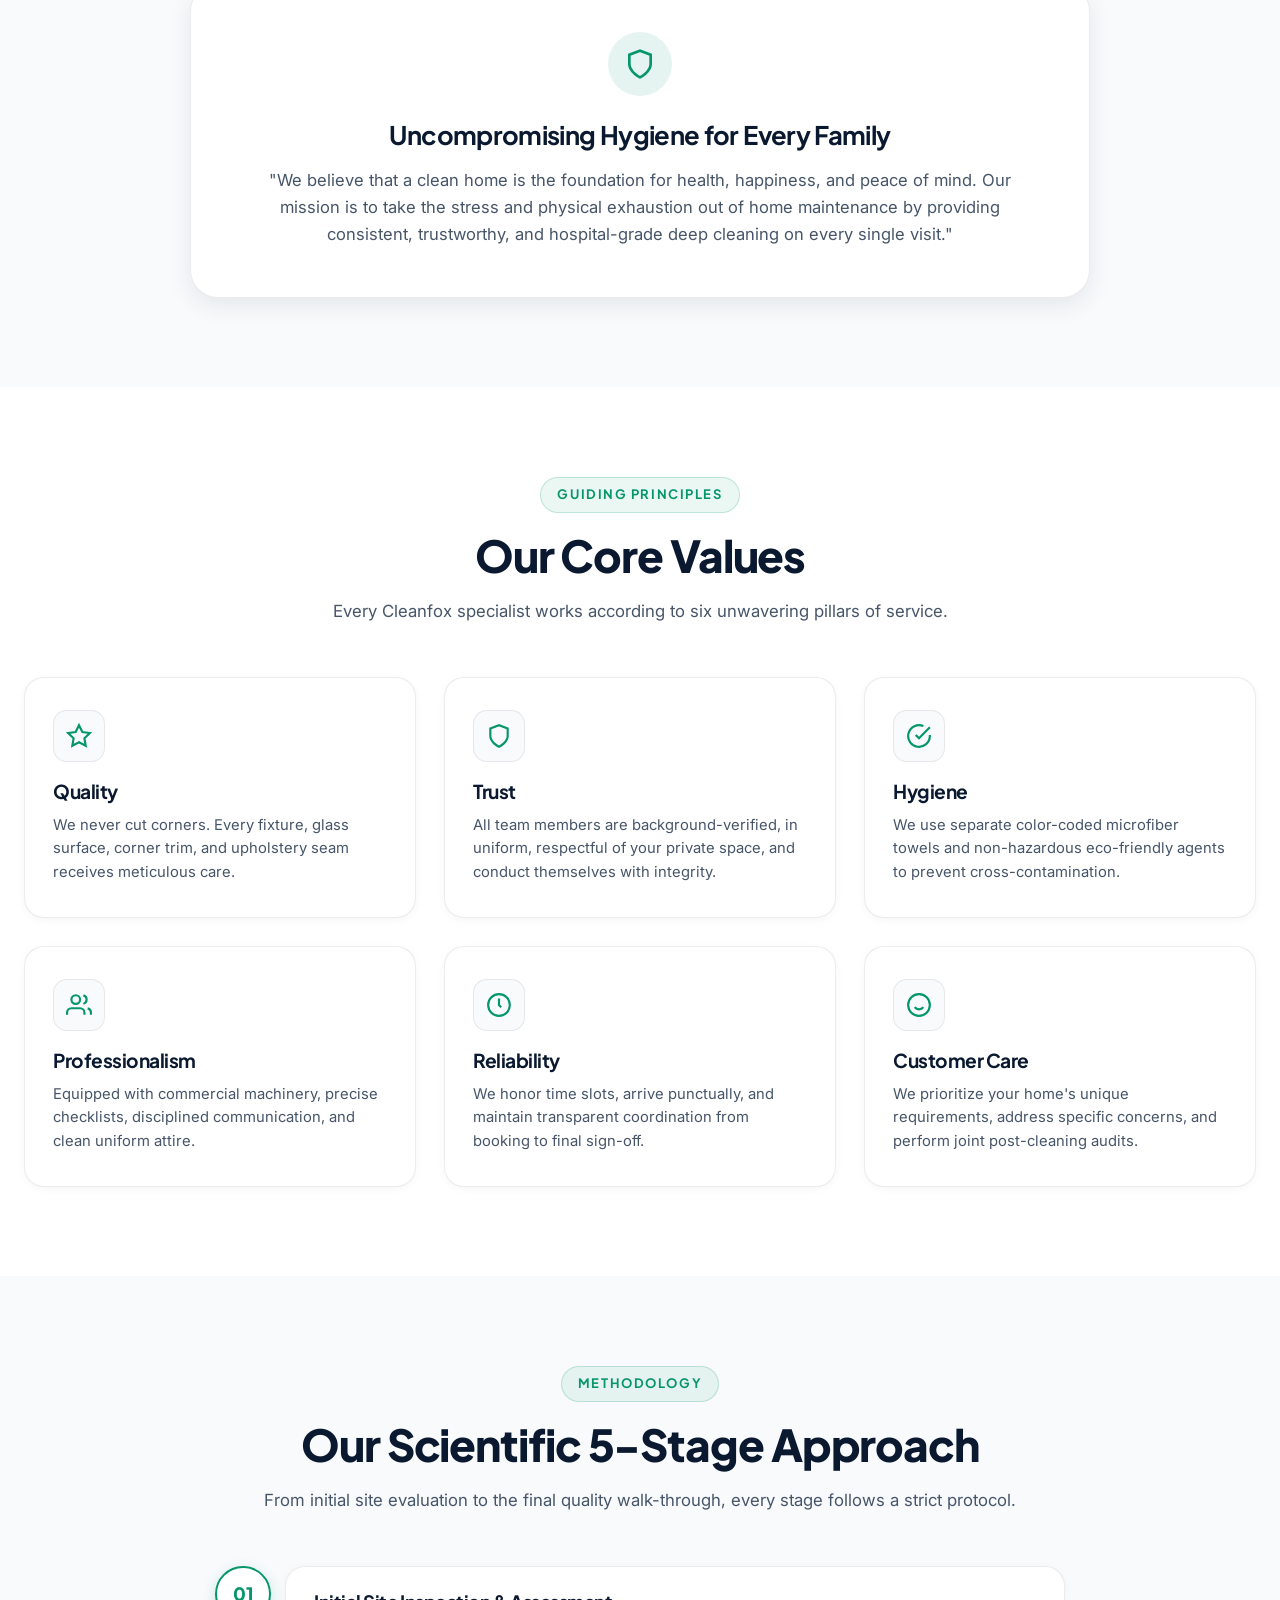
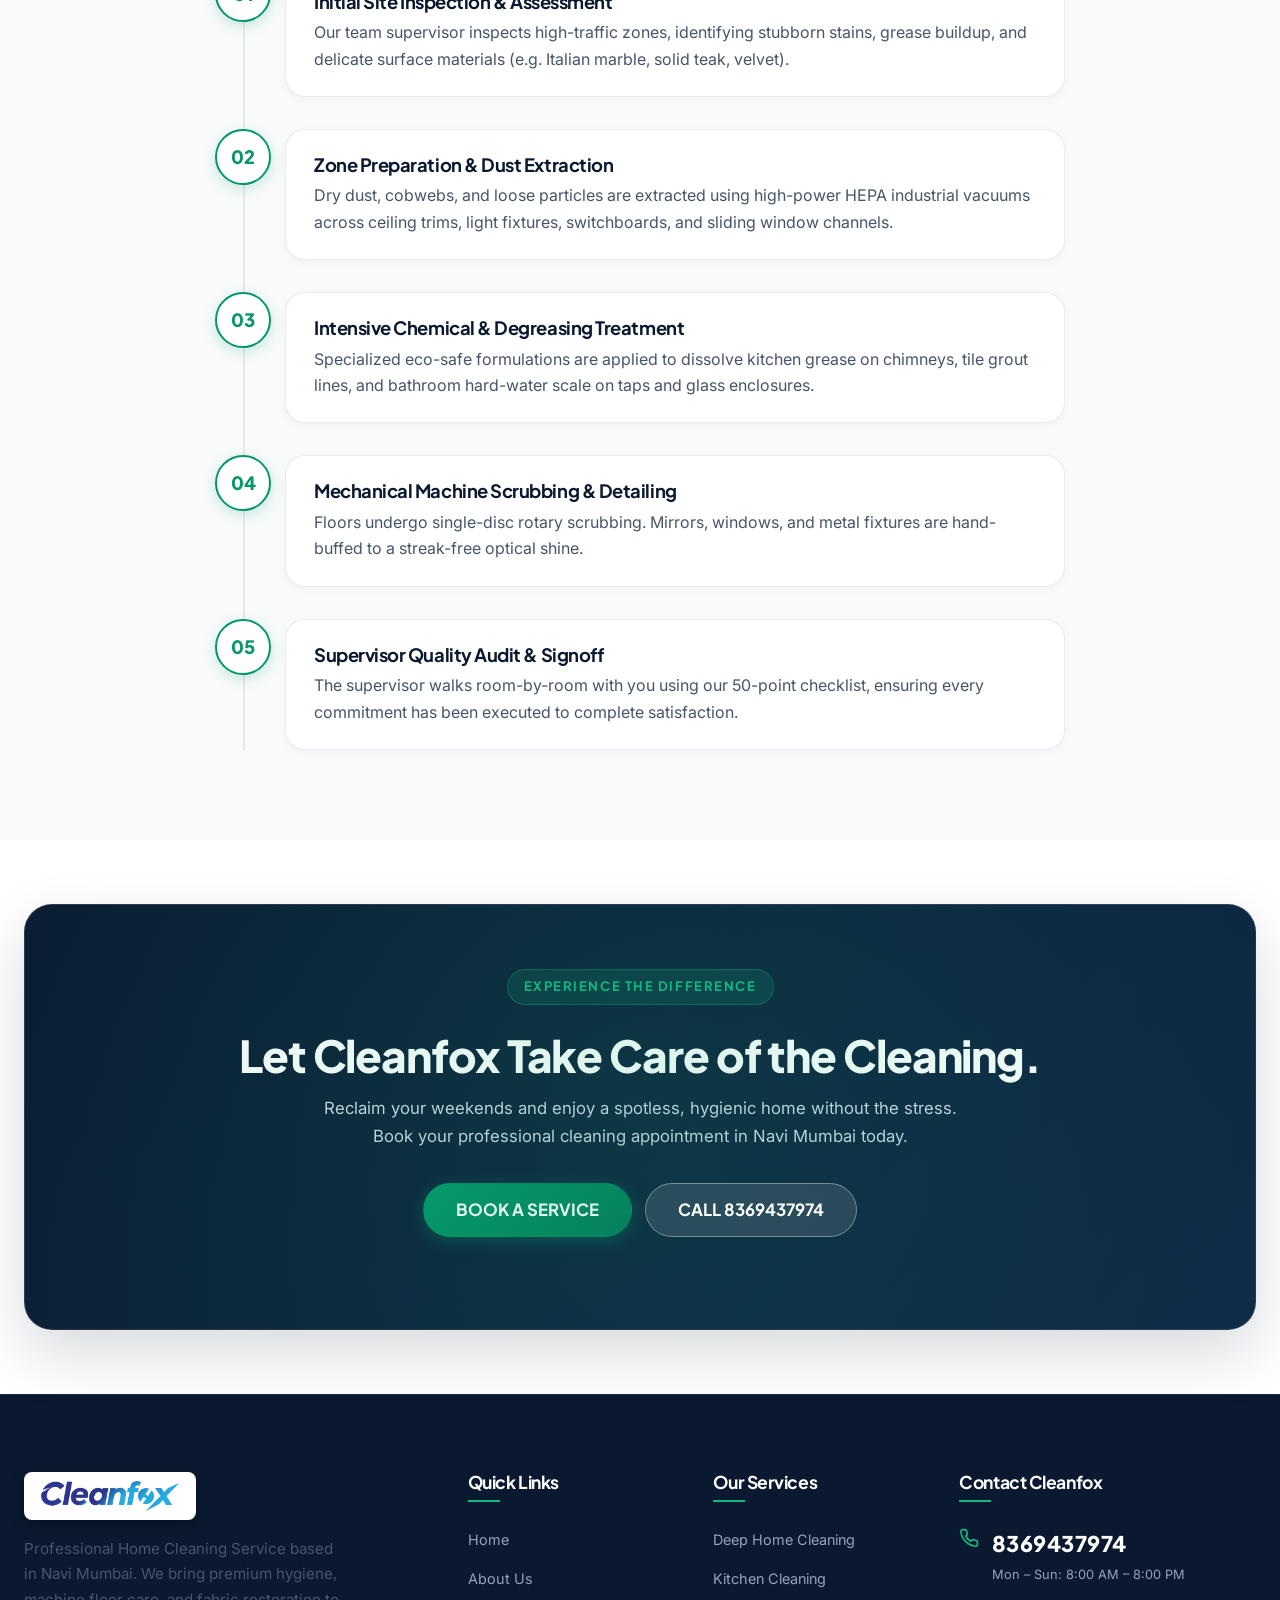
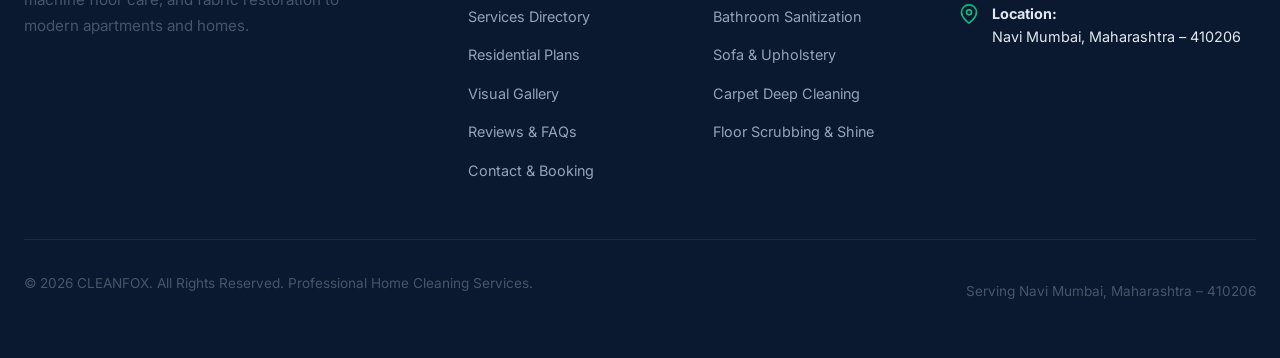
<file: about.html>
<!DOCTYPE html>
<html lang="en">
<head>
  <meta charset="UTF-8">
  <meta name="viewport" content="width=device-width, initial-scale=1.0">
  <title>About Cleanfox | Professional Cleaning Services Navi Mumbai | 8369437974</title>
  <meta name="description" content="Discover Cleanfox: Navi Mumbai's premier professional home cleaning service. Dedicated to pristine hygiene, trained technicians, and uncompromising customer care.">
  <meta name="keywords" content="About Cleanfox, home cleaning company Navi Mumbai, professional cleaners Navi Mumbai 410206, hygienic cleaning service">

  <!-- OpenGraph -->
  <meta property="og:title" content="About Cleanfox | Cleaning Homes. Creating Healthier Spaces.">
  <meta property="og:description" content="Learn about Cleanfox's mission, values, and scientific 5-stage cleaning approach in Navi Mumbai.">
  <meta property="og:type" content="website">

  <!-- Stylesheets -->
  <link rel="stylesheet" href="css/main.css">
  <link rel="stylesheet" href="css/components.css">
  <link rel="stylesheet" href="css/pages.css">

  <!-- Schema -->
  <script type="application/ld+json">
  {
    "@context": "https://schema.org",
    "@type": "AboutPage",
    "name": "About CLEANFOX",
    "description": "Professional home cleaning company in Navi Mumbai, Maharashtra.",
    "mainEntity": {
      "@type": "HomeAndConstructionBusiness",
      "name": "CLEANFOX",
      "telephone": "8369437974",
      "address": {
        "@type": "PostalAddress",
        "addressLocality": "Navi Mumbai",
        "addressRegion": "Maharashtra",
        "postalCode": "410206",
        "addressCountry": "IN"
      }
    }
  }
  </script>
</head>
<body>

  <!-- Top Announcement Bar -->
  <div class="header-top-bar">
    <div class="container top-bar-inner">
      <div class="top-bar-left">
        <span class="top-bar-item">
          <svg viewBox="0 0 24 24" fill="none" stroke="currentColor" stroke-width="2"><path d="M21 10c0 7-9 13-9 13s-9-6-9-13a9 9 0 0 1 18 0z"></path><circle cx="12" cy="10" r="3"></circle></svg>
          Navi Mumbai, Maharashtra – 410206
        </span>
        <span class="top-bar-item">
          <svg viewBox="0 0 24 24" fill="none" stroke="currentColor" stroke-width="2"><circle cx="12" cy="12" r="10"></circle><polyline points="12 6 12 12 16 14"></polyline></svg>
          Mon – Sun: 8:00 AM – 8:00 PM
        </span>
      </div>
      <div class="top-bar-right">
        <a href="tel:8369437974" class="top-bar-item">
          <svg viewBox="0 0 24 24" fill="none" stroke="currentColor" stroke-width="2"><path d="M22 16.92v3a2 2 0 0 1-2.18 2 19.79 19.79 0 0 1-8.63-3.07 19.5 19.5 0 0 1-6-6 19.79 19.79 0 0 1-3.07-8.67A2 2 0 0 1 4.11 2h3a2 2 0 0 1 2 1.72 12.84 12.84 0 0 0 .7 2.81 2 2 0 0 1-.45 2.11L8.09 9.91a16 16 0 0 0 6 6l1.27-1.27a2 2 0 0 1 2.11-.45 12.84 12.84 0 0 0 2.81.7A2 2 0 0 1 22 16.92z"></path></svg>
          Direct Line: <strong>8369437974</strong>
        </a>
      </div>
    </div>
  </div>

    <!-- Sticky Main Navigation -->
  <header class="site-header" id="siteHeader">
    <div class="container header-container">
      <a href="index.html" class="brand-logo" aria-label="Cleanfox Home"><img src="images/logo.png" alt="Cleanfox Logo" class="brand-logo-img"></a>

      <!-- Desktop Nav -->
      <nav aria-label="Primary Navigation">
        <ul class="nav-menu">
          <li class="nav-item"><a href="index.html" class="nav-link">Home</a></li>
          <li class="nav-item"><a href="about.html" class="nav-link">About Us</a></li>
          <li class="nav-item">
            <a href="services.html" class="nav-link">
              Services
              <svg class="dropdown-chevron" viewBox="0 0 24 24" fill="none" stroke="currentColor" stroke-width="2.5"><polyline points="6 9 12 15 18 9"></polyline></svg>
            </a>
            <div class="nav-dropdown-menu">
              <a href="services.html" class="dropdown-link">
                <svg viewBox="0 0 24 24" fill="none" stroke="currentColor" stroke-width="2"><rect x="3" y="3" width="7" height="7"></rect><rect x="14" y="3" width="7" height="7"></rect><rect x="14" y="14" width="7" height="7"></rect><rect x="3" y="14" width="7" height="7"></rect></svg>
                All 10 Services Directory
              </a>
              <div class="dropdown-divider"></div>
              <a href="deep-cleaning.html" class="dropdown-link">
                <svg viewBox="0 0 24 24" fill="none" stroke="currentColor" stroke-width="2"><polygon points="12 2 15.09 8.26 22 9.27 17 14.14 18.18 21.02 12 17.77 5.82 21.02 7 14.14 2 9.27 8.91 8.26 12 2"></polygon></svg>
                Deep Home Cleaning
              </a>
              <a href="kitchen-bathroom.html" class="dropdown-link">
                <svg viewBox="0 0 24 24" fill="none" stroke="currentColor" stroke-width="2"><path d="M12 22s8-4 8-10V5l-8-3-8 3v7c0 6 8 10 8 10z"></path></svg>
                Kitchen & Bathroom
              </a>
              <a href="sofa-carpet.html" class="dropdown-link">
                <svg viewBox="0 0 24 24" fill="none" stroke="currentColor" stroke-width="2"><path d="M4 18v3M20 18v3M4 11h16M2 14h20M6 11V7a2 2 0 0 1 2-2h8a2 2 0 0 1 2 2v4"></path></svg>
                Sofa & Carpet Care
              </a>
            </div>
          </li>
          <li class="nav-item"><a href="plans.html" class="nav-link">Plans</a></li>
          <li class="nav-item"><a href="gallery.html" class="nav-link">Gallery</a></li>
          <li class="nav-item"><a href="reviews-faqs.html" class="nav-link">Reviews & FAQs</a></li>
          <li class="nav-item"><a href="contact.html" class="nav-link">Contact</a></li>
        </ul>
      </nav>

      <div class="nav-actions">
        <a href="tel:8369437974" class="btn btn-secondary btn-sm" aria-label="Call Cleanfox">
          <svg width="15" height="15" viewBox="0 0 24 24" fill="none" stroke="currentColor" stroke-width="2.2"><path d="M22 16.92v3a2 2 0 0 1-2.18 2 19.79 19.79 0 0 1-8.63-3.07 19.5 19.5 0 0 1-6-6 19.79 19.79 0 0 1-3.07-8.67A2 2 0 0 1 4.11 2h3a2 2 0 0 1 2 1.72 12.84 12.84 0 0 0 .7 2.81 2 2 0 0 1-.45 2.11L8.09 9.91a16 16 0 0 0 6 6l1.27-1.27a2 2 0 0 1 2.11-.45 12.84 12.84 0 0 0 2.81.7A2 2 0 0 1 22 16.92z"></path></svg>
          8369437974
        </a>
        <a href="contact.html" class="btn btn-primary btn-sm">BOOK NOW</a>
        <button class="mobile-toggle" aria-label="Toggle navigation menu">
          <svg viewBox="0 0 24 24" fill="none" stroke="currentColor" stroke-width="2.5"><line x1="3" y1="12" x2="21" y2="12"></line><line x1="3" y1="6" x2="21" y2="6"></line><line x1="3" y1="18" x2="21" y2="18"></line></svg>
        </button>
      </div>
    </div>
  </header>

  <!-- Mobile Drawer -->
  <div class="mobile-drawer">
    <div class="drawer-content">
      <div class="drawer-header">
        <a href="index.html" class="brand-logo" aria-label="Cleanfox Home"><img src="images/logo.png" alt="Cleanfox Logo" class="brand-logo-img"></a>
        <button class="drawer-close" aria-label="Close menu">
          <svg width="22" height="22" viewBox="0 0 24 24" fill="none" stroke="currentColor" stroke-width="2"><line x1="18" y1="6" x2="6" y2="18"></line><line x1="6" y1="6" x2="18" y2="18"></line></svg>
        </button>
      </div>

      <div class="drawer-section-title">Navigation</div>
      <ul class="drawer-nav">
        <li><a href="index.html">Home</a></li>
        <li><a href="about.html">About Us</a></li>
        <li><a href="plans.html">Residential Plans</a></li>
        <li><a href="gallery.html">Visual Gallery</a></li>
        <li><a href="reviews-faqs.html">Reviews & FAQs</a></li>
        <li><a href="contact.html">Contact / Book Now</a></li>
      </ul>

      <div class="drawer-section-title">Specialized Services</div>
      <ul class="drawer-nav">
        <li><a href="services.html">All 10 Services Directory</a></li>
        <li><a href="deep-cleaning.html">Deep Home Cleaning</a></li>
        <li><a href="kitchen-bathroom.html">Kitchen & Bathroom</a></li>
        <li><a href="sofa-carpet.html">Sofa & Carpet</a></li>
      </ul>

      <div class="drawer-footer">
        <a href="tel:8369437974" class="btn btn-primary btn-lg" style="width: 100%;">
          <svg width="18" height="18" viewBox="0 0 24 24" fill="none" stroke="currentColor" stroke-width="2.2"><path d="M22 16.92v3a2 2 0 0 1-2.18 2 19.79 19.79 0 0 1-8.63-3.07 19.5 19.5 0 0 1-6-6 19.79 19.79 0 0 1-3.07-8.67A2 2 0 0 1 4.11 2h3a2 2 0 0 1 2 1.72 12.84 12.84 0 0 0 .7 2.81 2 2 0 0 1-.45 2.11L8.09 9.91a16 16 0 0 0 6 6l1.27-1.27a2 2 0 0 1 2.11-.45 12.84 12.84 0 0 0 2.81.7A2 2 0 0 1 22 16.92z"></path></svg>
          Call 8369437974
        </a>
      </div>
    </div>
  </div>
  </div>

  <main>
    <!-- PAGE HERO BANNER -->
    <section class="page-hero">
      <img src="images/about/story-team.jpg" alt="Cleanfox professional cleaning staff inside modern Indian apartment" class="page-hero-bg">
      <div class="page-hero-overlay"></div>
      <div class="container">
        <div class="page-hero-content">
          <div class="breadcrumb-nav">
            <a href="index.html">Home</a>
            <span>/</span>
            <span>About Cleanfox</span>
          </div>
          <h1 class="page-hero-title">Cleaning Homes.<br>Creating Healthier Spaces.</h1>
          <p class="page-hero-desc">
            Cleanfox was established to elevate residential home care in Navi Mumbai with high-grade hygiene, methodical training, and genuine attention to detail.
          </p>
          <a href="contact.html" class="btn btn-primary btn-lg">BOOK A SERVICE</a>
        </div>
      </div>
    </section>

    <!-- SECTION 1: OUR STORY -->
    <section class="section-spacing">
      <div class="container">
        <div class="split-showcase-row">
          <div class="split-content">
            <div class="section-tag">Our Heritage & Commitment</div>
            <h2>Our Story</h2>
            <p class="lead-text">
              In fast-paced urban environments, maintaining an impeccably hygienic home requires time, specialized equipment, and systematic expertise.
            </p>
            <p>
              Cleanfox was founded to bridge the gap between superficial housekeeping and rigorous professional sanitation. Based in Navi Mumbai (Maharashtra – 410206), we operate across high-rise residential towers, villas, and family residences to restore living spaces to pristine condition.
            </p>
            <p>
              We invest in commercial single-disc floor scrubbers, high-pressure steam units, HEPA extraction vacuums, and eco-certified sanitation solutions to ensure every room is not just visually tidy, but truly healthy for your family.
            </p>
          </div>
          <div class="split-media">
            <img src="images/hero/hero-6.jpg" alt="Spotless luxury home interior in Navi Mumbai" style="border-radius: var(--radius-xl); box-shadow: var(--shadow-xl); border: 1px solid var(--border-subtle);">
          </div>
        </div>
      </div>
    </section>

    <!-- SECTION 2: OUR MISSION & PURPOSE -->
    <section class="section-spacing bg-subtle">
      <div class="container">
        <div class="section-header">
          <div class="section-tag">Purpose & Vision</div>
          <h2 class="section-title">Our Mission</h2>
          <p class="section-desc">To provide dependable, detailed and hygienic cleaning solutions for modern households across Navi Mumbai.</p>
        </div>

        <div style="max-width: 900px; margin: 0 auto; background: #FFFFFF; border-radius: var(--radius-xl); padding: 3rem; box-shadow: var(--shadow-md); border: 1px solid var(--border-subtle); text-align: center;">
          <div style="width: 64px; height: 64px; background: rgba(5, 150, 105, 0.1); border-radius: 50%; display: flex; align-items: center; justify-content: center; margin: 0 auto 1.5rem; color: var(--brand-emerald);">
            <svg width="32" height="32" viewBox="0 0 24 24" fill="none" stroke="currentColor" stroke-width="2"><path d="M12 22s8-4 8-10V5l-8-3-8 3v7c0 6 8 10 8 10z"></path></svg>
          </div>
          <h3 style="font-size: 1.6rem; color: var(--primary-navy); margin-bottom: 1rem;">Uncompromising Hygiene for Every Family</h3>
          <p class="lead-text" style="color: var(--text-muted);">
            "We believe that a clean home is the foundation for health, happiness, and peace of mind. Our mission is to take the stress and physical exhaustion out of home maintenance by providing consistent, trustworthy, and hospital-grade deep cleaning on every single visit."
          </p>
        </div>
      </div>
    </section>

    <!-- SECTION 3: OUR CORE VALUES -->
    <section class="section-spacing">
      <div class="container">
        <div class="section-header">
          <div class="section-tag">Guiding Principles</div>
          <h2 class="section-title">Our Core Values</h2>
          <p class="section-desc">Every Cleanfox specialist works according to six unwavering pillars of service.</p>
        </div>

        <div class="pillars-grid">
          <!-- 1. Quality -->
          <div class="pillar-card">
            <div class="pillar-icon">
              <svg viewBox="0 0 24 24" fill="none" stroke="currentColor" stroke-width="2"><polygon points="12 2 15.09 8.26 22 9.27 17 14.14 18.18 21.02 12 17.77 5.82 21.02 7 14.14 2 9.27 8.91 8.26 12 2"></polygon></svg>
            </div>
            <h3 class="pillar-title">Quality</h3>
            <p class="pillar-text">We never cut corners. Every fixture, glass surface, corner trim, and upholstery seam receives meticulous care.</p>
          </div>

          <!-- 2. Trust -->
          <div class="pillar-card">
            <div class="pillar-icon">
              <svg viewBox="0 0 24 24" fill="none" stroke="currentColor" stroke-width="2"><path d="M12 22s8-4 8-10V5l-8-3-8 3v7c0 6 8 10 8 10z"></path></svg>
            </div>
            <h3 class="pillar-title">Trust</h3>
            <p class="pillar-text">All team members are background-verified, in uniform, respectful of your private space, and conduct themselves with integrity.</p>
          </div>

          <!-- 3. Hygiene -->
          <div class="pillar-card">
            <div class="pillar-icon">
              <svg viewBox="0 0 24 24" fill="none" stroke="currentColor" stroke-width="2"><path d="M22 11.08V12a10 10 0 1 1-5.93-9.14"></path><polyline points="22 4 12 14.01 9 11.01"></polyline></svg>
            </div>
            <h3 class="pillar-title">Hygiene</h3>
            <p class="pillar-text">We use separate color-coded microfiber towels and non-hazardous eco-friendly agents to prevent cross-contamination.</p>
          </div>

          <!-- 4. Professionalism -->
          <div class="pillar-card">
            <div class="pillar-icon">
              <svg viewBox="0 0 24 24" fill="none" stroke="currentColor" stroke-width="2"><path d="M17 21v-2a4 4 0 0 0-4-4H5a4 4 0 0 0-4 4v2"></path><circle cx="9" cy="7" r="4"></circle><path d="M23 21v-2a4 4 0 0 0-3-3.87"></path><path d="M16 3.13a4 4 0 0 1 0 7.75"></path></svg>
            </div>
            <h3 class="pillar-title">Professionalism</h3>
            <p class="pillar-text">Equipped with commercial machinery, precise checklists, disciplined communication, and clean uniform attire.</p>
          </div>

          <!-- 5. Reliability -->
          <div class="pillar-card">
            <div class="pillar-icon">
              <svg viewBox="0 0 24 24" fill="none" stroke="currentColor" stroke-width="2"><circle cx="12" cy="12" r="10"></circle><polyline points="12 6 12 12 14 14"></polyline></svg>
            </div>
            <h3 class="pillar-title">Reliability</h3>
            <p class="pillar-text">We honor time slots, arrive punctually, and maintain transparent coordination from booking to final sign-off.</p>
          </div>

          <!-- 6. Customer Care -->
          <div class="pillar-card">
            <div class="pillar-icon">
              <svg viewBox="0 0 24 24" fill="none" stroke="currentColor" stroke-width="2"><circle cx="12" cy="12" r="10"></circle><path d="M8 14s1.5 2 4 2 4-2 4-2"></path><line x1="9" y1="9" x2="9.01" y2="9"></line><line x1="15" y1="9" x2="15.01" y2="9"></line></svg>
            </div>
            <h3 class="pillar-title">Customer Care</h3>
            <p class="pillar-text">We prioritize your home's unique requirements, address specific concerns, and perform joint post-cleaning audits.</p>
          </div>
        </div>
      </div>
    </section>

    <!-- SECTION 4: OUR SCIENTIFIC CLEANING APPROACH -->
    <section class="section-spacing bg-subtle">
      <div class="container">
        <div class="section-header">
          <div class="section-tag">Methodology</div>
          <h2 class="section-title">Our Scientific 5-Stage Approach</h2>
          <p class="section-desc">From initial site evaluation to the final quality walk-through, every stage follows a strict protocol.</p>
        </div>

        <div class="timeline-track">
          <!-- Step 1 -->
          <div class="timeline-item">
            <div class="timeline-num">01</div>
            <div class="timeline-body">
              <h4>Initial Site Inspection & Assessment</h4>
              <p>Our team supervisor inspects high-traffic zones, identifying stubborn stains, grease buildup, and delicate surface materials (e.g. Italian marble, solid teak, velvet).</p>
            </div>
          </div>

          <!-- Step 2 -->
          <div class="timeline-item">
            <div class="timeline-num">02</div>
            <div class="timeline-body">
              <h4>Zone Preparation & Dust Extraction</h4>
              <p>Dry dust, cobwebs, and loose particles are extracted using high-power HEPA industrial vacuums across ceiling trims, light fixtures, switchboards, and sliding window channels.</p>
            </div>
          </div>

          <!-- Step 3 -->
          <div class="timeline-item">
            <div class="timeline-num">03</div>
            <div class="timeline-body">
              <h4>Intensive Chemical & Degreasing Treatment</h4>
              <p>Specialized eco-safe formulations are applied to dissolve kitchen grease on chimneys, tile grout lines, and bathroom hard-water scale on taps and glass enclosures.</p>
            </div>
          </div>

          <!-- Step 4 -->
          <div class="timeline-item">
            <div class="timeline-num">04</div>
            <div class="timeline-body">
              <h4>Mechanical Machine Scrubbing & Detailing</h4>
              <p>Floors undergo single-disc rotary scrubbing. Mirrors, windows, and metal fixtures are hand-buffed to a streak-free optical shine.</p>
            </div>
          </div>

          <!-- Step 5 -->
          <div class="timeline-item">
            <div class="timeline-num">05</div>
            <div class="timeline-body">
              <h4>Supervisor Quality Audit & Signoff</h4>
              <p>The supervisor walks room-by-room with you using our 50-point checklist, ensuring every commitment has been executed to complete satisfaction.</p>
            </div>
          </div>
        </div>
      </div>
    </section>

    <!-- SECTION 5: FINAL CTA -->
    <section class="section-spacing-sm">
      <div class="container">
        <div class="cta-banner-wrapper">
          <div class="section-tag light" style="margin-bottom: 1.5rem;">Experience The Difference</div>
          <h2 class="cta-banner-title">Let Cleanfox Take Care of the Cleaning.</h2>
          <p class="cta-banner-desc">
            Reclaim your weekends and enjoy a spotless, hygienic home without the stress. Book your professional cleaning appointment in Navi Mumbai today.
          </p>
          <div class="cta-buttons-row">
            <a href="contact.html" class="btn btn-primary btn-lg">BOOK A SERVICE</a>
            <a href="tel:8369437974" class="btn btn-outline-light btn-lg">CALL 8369437974</a>
          </div>
        </div>
      </div>
    </section>
  </main>

  <!-- Multi-Column Luxury Footer -->
  <footer class="site-footer">
    <div class="container">
      <div class="footer-grid">
        <div class="footer-brand">
          <a href="index.html" class="brand-logo"><img src="images/logo.png" alt="Cleanfox Logo" class="brand-logo-img"></a>
          <p class="footer-about">
            Professional Home Cleaning Service based in Navi Mumbai. We bring premium hygiene, machine floor care, and fabric restoration to modern apartments and homes.
          </p>
        </div>
        <div>
          <h4 class="footer-heading">Quick Links</h4>
          <ul class="footer-links">
            <li><a href="index.html">Home</a></li>
            <li><a href="about.html">About Us</a></li>
            <li><a href="services.html">Services Directory</a></li>
            <li><a href="plans.html">Residential Plans</a></li>
            <li><a href="gallery.html">Visual Gallery</a></li>
            <li><a href="reviews-faqs.html">Reviews & FAQs</a></li>
            <li><a href="contact.html">Contact & Booking</a></li>
          </ul>
        </div>
        <div>
          <h4 class="footer-heading">Our Services</h4>
          <ul class="footer-links">
            <li><a href="deep-cleaning.html">Deep Home Cleaning</a></li>
            <li><a href="kitchen-bathroom.html">Kitchen Cleaning</a></li>
            <li><a href="kitchen-bathroom.html">Bathroom Sanitization</a></li>
            <li><a href="sofa-carpet.html">Sofa & Upholstery</a></li>
            <li><a href="sofa-carpet.html">Carpet Deep Cleaning</a></li>
            <li><a href="services.html">Floor Scrubbing & Shine</a></li>
          </ul>
        </div>
        <div>
          <h4 class="footer-heading">Contact Cleanfox</h4>
          <ul class="footer-contact-list">
            <li class="footer-contact-item">
              <svg viewBox="0 0 24 24" fill="none" stroke="currentColor" stroke-width="2"><path d="M22 16.92v3a2 2 0 0 1-2.18 2 19.79 19.79 0 0 1-8.63-3.07 19.5 19.5 0 0 1-6-6 19.79 19.79 0 0 1-3.07-8.67A2 2 0 0 1 4.11 2h3a2 2 0 0 1 2 1.72 12.84 12.84 0 0 0 .7 2.81 2 2 0 0 1-.45 2.11L8.09 9.91a16 16 0 0 0 6 6l1.27-1.27a2 2 0 0 1 2.11-.45 12.84 12.84 0 0 0 2.81.7A2 2 0 0 1 22 16.92z"></path></svg>
              <div>
                <a href="tel:8369437974" class="footer-phone-big">8369437974</a>
                <span style="font-size: 0.8rem; color: #94A3B8;">Mon – Sun: 8:00 AM – 8:00 PM</span>
              </div>
            </li>
            <li class="footer-contact-item">
              <svg viewBox="0 0 24 24" fill="none" stroke="currentColor" stroke-width="2"><path d="M21 10c0 7-9 13-9 13s-9-6-9-13a9 9 0 0 1 18 0z"></path><circle cx="12" cy="10" r="3"></circle></svg>
              <div>
                <strong>Location:</strong><br>
                Navi Mumbai, Maharashtra – 410206
              </div>
            </li>
          </ul>
        </div>
      </div>
      <div class="footer-bottom">
        <p>© 2026 CLEANFOX. All Rights Reserved. Professional Home Cleaning Services.</p>
        <p>Serving Navi Mumbai, Maharashtra – 410206</p>
      </div>
    </div>
  </footer>

  <!-- Sticky Mobile Action Bar -->
  <div class="mobile-bottom-bar" aria-label="Mobile Quick Actions">
    <div class="bottom-bar-grid">
      <a href="tel:8369437974" class="bottom-bar-btn bottom-btn-call">
        <svg viewBox="0 0 24 24" fill="none" stroke="currentColor" stroke-width="2.2"><path d="M22 16.92v3a2 2 0 0 1-2.18 2 19.79 19.79 0 0 1-8.63-3.07 19.5 19.5 0 0 1-6-6 19.79 19.79 0 0 1-3.07-8.67A2 2 0 0 1 4.11 2h3a2 2 0 0 1 2 1.72 12.84 12.84 0 0 0 .7 2.81 2 2 0 0 1-.45 2.11L8.09 9.91a16 16 0 0 0 6 6l1.27-1.27a2 2 0 0 1 2.11-.45 12.84 12.84 0 0 0 2.81.7A2 2 0 0 1 22 16.92z"></path></svg>
        <span>CALL</span>
      </a>
      <a href="https://wa.me/918369437974?text=Hi%20Cleanfox%2C%20I%20would%20like%20to%20inquire%20about%20home%20cleaning%20services%20in%20Navi%20Mumbai." class="bottom-bar-btn bottom-btn-whatsapp" target="_blank" rel="noopener">
        <svg viewBox="0 0 24 24" fill="none" stroke="currentColor" stroke-width="2.2"><path d="M21 11.5a8.38 8.38 0 0 1-.9 3.8 8.5 8.5 0 0 1-7.6 4.7 8.38 8.38 0 0 1-3.8-.9L3 21l1.9-5.7a8.38 8.38 0 0 1-.9-3.8 8.5 8.5 0 0 1 4.7-7.6 8.38 8.38 0 0 1 3.8-.9h.5a8.48 8.48 0 0 1 8 8v.5z"></path></svg>
        <span>WHATSAPP</span>
      </a>
      <a href="contact.html" class="bottom-bar-btn bottom-btn-book">
        <svg viewBox="0 0 24 24" fill="none" stroke="currentColor" stroke-width="2.2"><rect x="3" y="4" width="18" height="18" rx="2" ry="2"></rect><line x1="16" y1="2" x2="16" y2="6"></line><line x1="8" y1="2" x2="8" y2="6"></line><line x1="3" y1="10" x2="21" y2="10"></line></svg>
        <span>BOOK NOW</span>
      </a>
    </div>
  </div>

  <script src="js/main.js"></script>
</body>
</html>
</file>
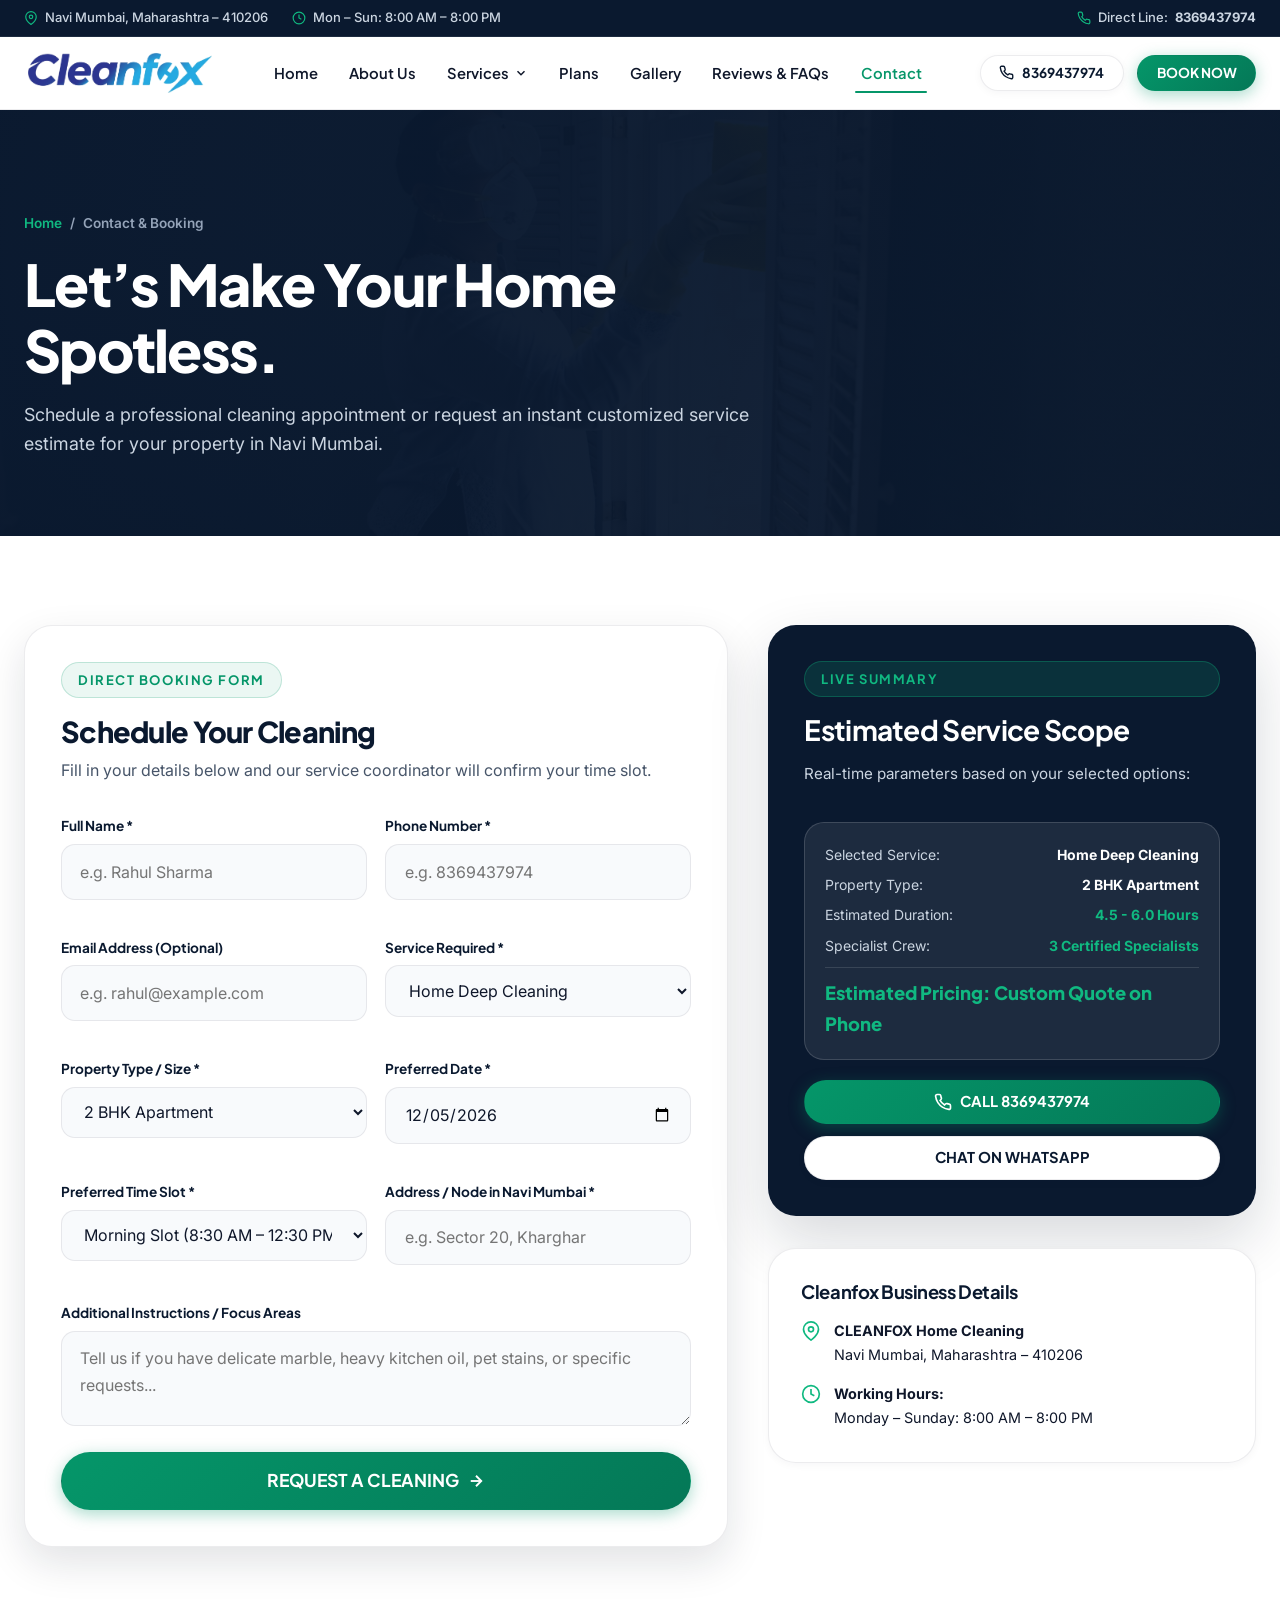
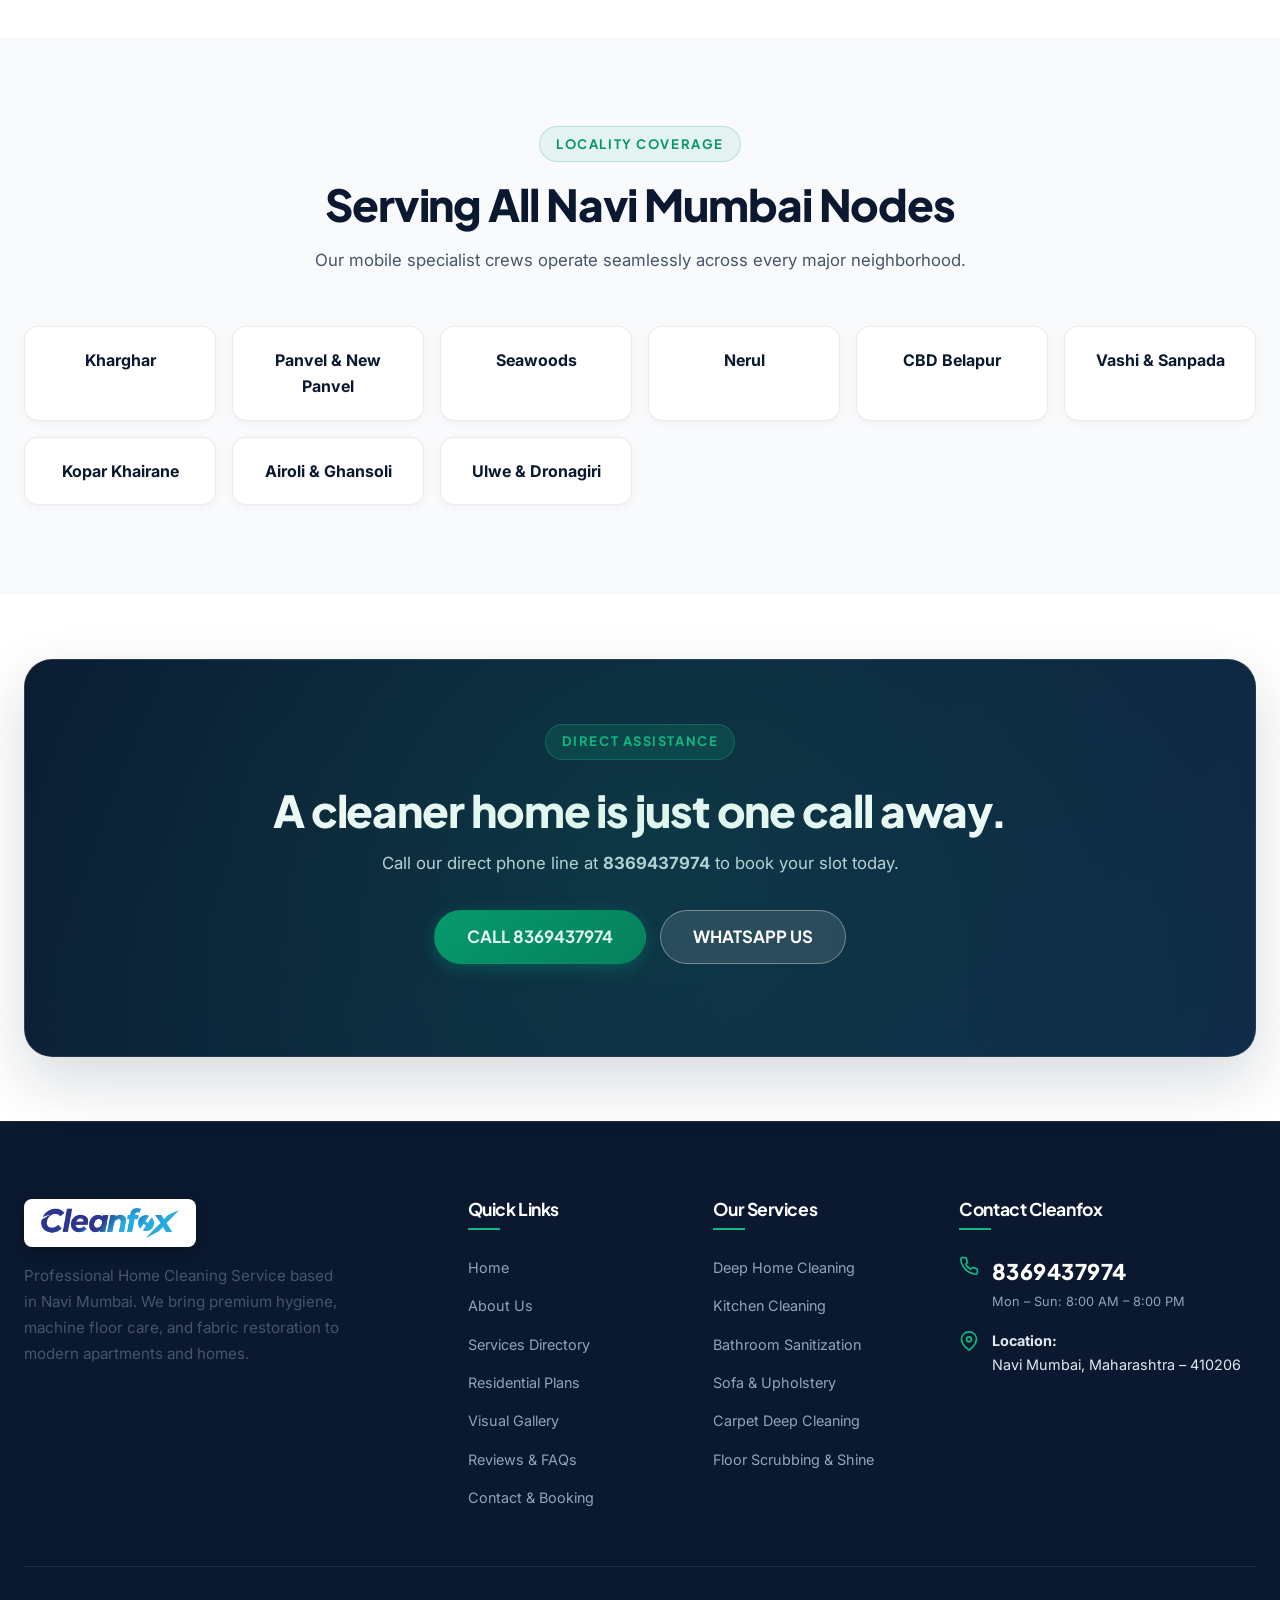
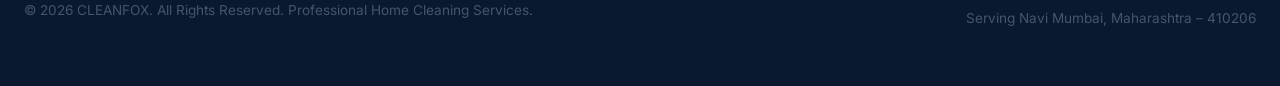
<file: contact.html>
<!DOCTYPE html>
<html lang="en">
<head>
  <meta charset="UTF-8">
  <meta name="viewport" content="width=device-width, initial-scale=1.0">
  <title>Book a Cleaning Service | CLEANFOX Navi Mumbai | 8369437974</title>
  <meta name="description" content="Book professional home cleaning in Navi Mumbai with Cleanfox. Instant quote request for deep cleaning, kitchen degreasing, bathroom sanitization, and sofa shampooing. Call 8369437974.">
  <meta name="keywords" content="Book home cleaning Navi Mumbai, cleaning service booking 410206, deep clean appointment Kharghar, Cleanfox phone 8369437974">

  <!-- OpenGraph -->
  <meta property="og:title" content="Book a Cleaning | CLEANFOX Navi Mumbai">
  <meta property="og:description" content="Let's Make Your Home Spotless. Schedule your professional cleaning service today.">
  <meta property="og:type" content="website">

  <!-- Stylesheets -->
  <link rel="stylesheet" href="css/main.css">
  <link rel="stylesheet" href="css/components.css">
  <link rel="stylesheet" href="css/pages.css">

  <script type="application/ld+json">
  {
    "@context": "https://schema.org",
    "@type": "ContactPage",
    "name": "Contact and Book CLEANFOX",
    "mainEntity": {
      "@type": "HomeAndConstructionBusiness",
      "name": "CLEANFOX",
      "telephone": "8369437974",
      "address": {
        "@type": "PostalAddress",
        "addressLocality": "Navi Mumbai",
        "addressRegion": "Maharashtra",
        "postalCode": "410206",
        "addressCountry": "IN"
      }
    }
  }
  </script>
</head>
<body>

  <!-- Top Announcement Bar -->
  <div class="header-top-bar">
    <div class="container top-bar-inner">
      <div class="top-bar-left">
        <span class="top-bar-item">
          <svg viewBox="0 0 24 24" fill="none" stroke="currentColor" stroke-width="2"><path d="M21 10c0 7-9 13-9 13s-9-6-9-13a9 9 0 0 1 18 0z"></path><circle cx="12" cy="10" r="3"></circle></svg>
          Navi Mumbai, Maharashtra – 410206
        </span>
        <span class="top-bar-item">
          <svg viewBox="0 0 24 24" fill="none" stroke="currentColor" stroke-width="2"><circle cx="12" cy="12" r="10"></circle><polyline points="12 6 12 12 16 14"></polyline></svg>
          Mon – Sun: 8:00 AM – 8:00 PM
        </span>
      </div>
      <div class="top-bar-right">
        <a href="tel:8369437974" class="top-bar-item">
          <svg viewBox="0 0 24 24" fill="none" stroke="currentColor" stroke-width="2"><path d="M22 16.92v3a2 2 0 0 1-2.18 2 19.79 19.79 0 0 1-8.63-3.07 19.5 19.5 0 0 1-6-6 19.79 19.79 0 0 1-3.07-8.67A2 2 0 0 1 4.11 2h3a2 2 0 0 1 2 1.72 12.84 12.84 0 0 0 .7 2.81 2 2 0 0 1-.45 2.11L8.09 9.91a16 16 0 0 0 6 6l1.27-1.27a2 2 0 0 1 2.11-.45 12.84 12.84 0 0 0 2.81.7A2 2 0 0 1 22 16.92z"></path></svg>
          Direct Line: <strong>8369437974</strong>
        </a>
      </div>
    </div>
  </div>

    <!-- Sticky Main Navigation -->
  <header class="site-header" id="siteHeader">
    <div class="container header-container">
      <a href="index.html" class="brand-logo" aria-label="Cleanfox Home"><img src="images/logo.png" alt="Cleanfox Logo" class="brand-logo-img"></a>

      <!-- Desktop Nav -->
      <nav aria-label="Primary Navigation">
        <ul class="nav-menu">
          <li class="nav-item"><a href="index.html" class="nav-link">Home</a></li>
          <li class="nav-item"><a href="about.html" class="nav-link">About Us</a></li>
          <li class="nav-item">
            <a href="services.html" class="nav-link">
              Services
              <svg class="dropdown-chevron" viewBox="0 0 24 24" fill="none" stroke="currentColor" stroke-width="2.5"><polyline points="6 9 12 15 18 9"></polyline></svg>
            </a>
            <div class="nav-dropdown-menu">
              <a href="services.html" class="dropdown-link">
                <svg viewBox="0 0 24 24" fill="none" stroke="currentColor" stroke-width="2"><rect x="3" y="3" width="7" height="7"></rect><rect x="14" y="3" width="7" height="7"></rect><rect x="14" y="14" width="7" height="7"></rect><rect x="3" y="14" width="7" height="7"></rect></svg>
                All 10 Services Directory
              </a>
              <div class="dropdown-divider"></div>
              <a href="deep-cleaning.html" class="dropdown-link">
                <svg viewBox="0 0 24 24" fill="none" stroke="currentColor" stroke-width="2"><polygon points="12 2 15.09 8.26 22 9.27 17 14.14 18.18 21.02 12 17.77 5.82 21.02 7 14.14 2 9.27 8.91 8.26 12 2"></polygon></svg>
                Deep Home Cleaning
              </a>
              <a href="kitchen-bathroom.html" class="dropdown-link">
                <svg viewBox="0 0 24 24" fill="none" stroke="currentColor" stroke-width="2"><path d="M12 22s8-4 8-10V5l-8-3-8 3v7c0 6 8 10 8 10z"></path></svg>
                Kitchen & Bathroom
              </a>
              <a href="sofa-carpet.html" class="dropdown-link">
                <svg viewBox="0 0 24 24" fill="none" stroke="currentColor" stroke-width="2"><path d="M4 18v3M20 18v3M4 11h16M2 14h20M6 11V7a2 2 0 0 1 2-2h8a2 2 0 0 1 2 2v4"></path></svg>
                Sofa & Carpet Care
              </a>
            </div>
          </li>
          <li class="nav-item"><a href="plans.html" class="nav-link">Plans</a></li>
          <li class="nav-item"><a href="gallery.html" class="nav-link">Gallery</a></li>
          <li class="nav-item"><a href="reviews-faqs.html" class="nav-link">Reviews & FAQs</a></li>
          <li class="nav-item"><a href="contact.html" class="nav-link">Contact</a></li>
        </ul>
      </nav>

      <div class="nav-actions">
        <a href="tel:8369437974" class="btn btn-secondary btn-sm" aria-label="Call Cleanfox">
          <svg width="15" height="15" viewBox="0 0 24 24" fill="none" stroke="currentColor" stroke-width="2.2"><path d="M22 16.92v3a2 2 0 0 1-2.18 2 19.79 19.79 0 0 1-8.63-3.07 19.5 19.5 0 0 1-6-6 19.79 19.79 0 0 1-3.07-8.67A2 2 0 0 1 4.11 2h3a2 2 0 0 1 2 1.72 12.84 12.84 0 0 0 .7 2.81 2 2 0 0 1-.45 2.11L8.09 9.91a16 16 0 0 0 6 6l1.27-1.27a2 2 0 0 1 2.11-.45 12.84 12.84 0 0 0 2.81.7A2 2 0 0 1 22 16.92z"></path></svg>
          8369437974
        </a>
        <a href="contact.html" class="btn btn-primary btn-sm">BOOK NOW</a>
        <button class="mobile-toggle" aria-label="Toggle navigation menu">
          <svg viewBox="0 0 24 24" fill="none" stroke="currentColor" stroke-width="2.5"><line x1="3" y1="12" x2="21" y2="12"></line><line x1="3" y1="6" x2="21" y2="6"></line><line x1="3" y1="18" x2="21" y2="18"></line></svg>
        </button>
      </div>
    </div>
  </header>

  <!-- Mobile Drawer -->
  <div class="mobile-drawer">
    <div class="drawer-content">
      <div class="drawer-header">
        <a href="index.html" class="brand-logo" aria-label="Cleanfox Home"><img src="images/logo.png" alt="Cleanfox Logo" class="brand-logo-img"></a>
        <button class="drawer-close" aria-label="Close menu">
          <svg width="22" height="22" viewBox="0 0 24 24" fill="none" stroke="currentColor" stroke-width="2"><line x1="18" y1="6" x2="6" y2="18"></line><line x1="6" y1="6" x2="18" y2="18"></line></svg>
        </button>
      </div>

      <div class="drawer-section-title">Navigation</div>
      <ul class="drawer-nav">
        <li><a href="index.html">Home</a></li>
        <li><a href="about.html">About Us</a></li>
        <li><a href="plans.html">Residential Plans</a></li>
        <li><a href="gallery.html">Visual Gallery</a></li>
        <li><a href="reviews-faqs.html">Reviews & FAQs</a></li>
        <li><a href="contact.html">Contact / Book Now</a></li>
      </ul>

      <div class="drawer-section-title">Specialized Services</div>
      <ul class="drawer-nav">
        <li><a href="services.html">All 10 Services Directory</a></li>
        <li><a href="deep-cleaning.html">Deep Home Cleaning</a></li>
        <li><a href="kitchen-bathroom.html">Kitchen & Bathroom</a></li>
        <li><a href="sofa-carpet.html">Sofa & Carpet</a></li>
      </ul>

      <div class="drawer-footer">
        <a href="tel:8369437974" class="btn btn-primary btn-lg" style="width: 100%;">
          <svg width="18" height="18" viewBox="0 0 24 24" fill="none" stroke="currentColor" stroke-width="2.2"><path d="M22 16.92v3a2 2 0 0 1-2.18 2 19.79 19.79 0 0 1-8.63-3.07 19.5 19.5 0 0 1-6-6 19.79 19.79 0 0 1-3.07-8.67A2 2 0 0 1 4.11 2h3a2 2 0 0 1 2 1.72 12.84 12.84 0 0 0 .7 2.81 2 2 0 0 1-.45 2.11L8.09 9.91a16 16 0 0 0 6 6l1.27-1.27a2 2 0 0 1 2.11-.45 12.84 12.84 0 0 0 2.81.7A2 2 0 0 1 22 16.92z"></path></svg>
          Call 8369437974
        </a>
      </div>
    </div>
  </div>
  </div>

  <main>
    <!-- PAGE HERO BANNER -->
    <section class="page-hero">
      <img src="images/hero/hero-1.jpg" alt="Book Home Cleaning in Navi Mumbai" class="page-hero-bg">
      <div class="page-hero-overlay"></div>
      <div class="container">
        <div class="page-hero-content">
          <div class="breadcrumb-nav">
            <a href="index.html">Home</a>
            <span>/</span>
            <span>Contact & Booking</span>
          </div>
          <h1 class="page-hero-title">Let’s Make Your Home Spotless.</h1>
          <p class="page-hero-desc">
            Schedule a professional cleaning appointment or request an instant customized service estimate for your property in Navi Mumbai.
          </p>
        </div>
      </div>
    </section>

    <!-- SECTION 1: BOOKING FORM & ESTIMATOR GRID -->
    <section class="section-spacing">
      <div class="container">
        <div class="booking-grid">
          <!-- Left: High-Conversion Interactive Form -->
          <div class="booking-form-card">
            <div class="section-tag" style="margin-bottom: 1rem;">Direct Booking Form</div>
            <h2 style="font-size: 1.8rem; margin-bottom: 0.5rem; color: var(--primary-navy);">Schedule Your Cleaning</h2>
            <p style="color: var(--text-muted); margin-bottom: 2rem;">Fill in your details below and our service coordinator will confirm your time slot.</p>

            <form id="cleanfoxBookingForm" novalidate>
              <div class="form-group-row">
                <div class="form-group">
                  <label for="fullName" class="form-label">Full Name *</label>
                  <input type="text" id="fullName" class="form-input" placeholder="e.g. Rahul Sharma" required>
                </div>
                <div class="form-group">
                  <label for="phoneNumber" class="form-label">Phone Number *</label>
                  <input type="tel" id="phoneNumber" class="form-input" placeholder="e.g. 8369437974" required>
                </div>
              </div>

              <div class="form-group-row">
                <div class="form-group">
                  <label for="emailAddress" class="form-label">Email Address (Optional)</label>
                  <input type="email" id="emailAddress" class="form-input" placeholder="e.g. rahul@example.com">
                </div>
                <div class="form-group">
                  <label for="serviceSelect" class="form-label">Service Required *</label>
                  <select id="serviceSelect" class="form-select" required>
                    <option value="deep" selected>Home Deep Cleaning</option>
                    <option value="kitchen">Kitchen Deep Cleaning</option>
                    <option value="bathroom">Bathroom Sanitization</option>
                    <option value="sofa">Sofa & Upholstery Cleaning</option>
                    <option value="carpet">Carpet & Rug Cleaning</option>
                    <option value="floor">Floor Scrubbing & Polishing</option>
                    <option value="fullhome">Full Home 360° Package</option>
                    <option value="movein">Move-In / Move-Out Cleaning</option>
                  </select>
                </div>
              </div>

              <div class="form-group-row">
                <div class="form-group">
                  <label for="propertySelect" class="form-label">Property Type / Size *</label>
                  <select id="propertySelect" class="form-select" required>
                    <option value="1bhk">1 BHK Apartment</option>
                    <option value="2bhk" selected>2 BHK Apartment</option>
                    <option value="3bhk">3 BHK Apartment</option>
                    <option value="4bhk">4+ BHK Apartment / Duplex</option>
                    <option value="villa">Independent Villa / Row House</option>
                    <option value="office">Commercial Office / Studio</option>
                  </select>
                </div>
                <div class="form-group">
                  <label for="preferredDate" class="form-label">Preferred Date *</label>
                  <input type="date" id="preferredDate" class="form-input" required>
                </div>
              </div>

              <div class="form-group-row">
                <div class="form-group">
                  <label for="preferredTime" class="form-label">Preferred Time Slot *</label>
                  <select id="preferredTime" class="form-select" required>
                    <option value="morning">Morning Slot (8:30 AM – 12:30 PM)</option>
                    <option value="afternoon">Afternoon Slot (1:00 PM – 5:00 PM)</option>
                    <option value="custom">Flexible / Contact for Timing</option>
                  </select>
                </div>
                <div class="form-group">
                  <label for="addressArea" class="form-label">Address / Node in Navi Mumbai *</label>
                  <input type="text" id="addressArea" class="form-input" placeholder="e.g. Sector 20, Kharghar" required>
                </div>
              </div>

              <div class="form-group">
                <label for="additionalNotes" class="form-label">Additional Instructions / Focus Areas</label>
                <textarea id="additionalNotes" class="form-textarea" placeholder="Tell us if you have delicate marble, heavy kitchen oil, pet stains, or specific requests..."></textarea>
              </div>

              <button type="submit" class="btn btn-primary btn-lg" style="width: 100%; font-size: 1.1rem; padding: 1.1rem;">
                REQUEST A CLEANING
                <svg class="btn-icon" viewBox="0 0 24 24" fill="none" stroke="currentColor" stroke-width="2.5"><line x1="5" y1="12" x2="19" y2="12"></line><polyline points="12 5 19 12 12 19"></polyline></svg>
              </button>
            </form>
          </div>

          <!-- Right: Live Estimate & Contact Card -->
          <div style="display: flex; flex-direction: column; gap: 2rem;">
            <div class="booking-sidebar-card">
              <div class="section-tag light" style="margin-bottom: 1rem;">Live Summary</div>
              <h3>Estimated Service Scope</h3>
              <p style="color: #CBD5E1; font-size: 0.95rem;">Real-time parameters based on your selected options:</p>

              <div class="estimate-box">
                <div class="estimate-row">
                  <span>Selected Service:</span>
                  <strong id="estimateService" style="color: #FFFFFF;">Home Deep Cleaning</strong>
                </div>
                <div class="estimate-row">
                  <span>Property Type:</span>
                  <strong id="estimateProperty" style="color: #FFFFFF;">2 BHK Apartment</strong>
                </div>
                <div class="estimate-row">
                  <span>Estimated Duration:</span>
                  <strong id="estimateDuration" style="color: var(--brand-accent);">4.5 - 6.0 Hours</strong>
                </div>
                <div class="estimate-row">
                  <span>Specialist Crew:</span>
                  <strong id="estimateTeam" style="color: var(--brand-accent);">3 Certified Specialists</strong>
                </div>
                <div class="estimate-total">
                  <span>Estimated Pricing:</span>
                  <span>Custom Quote on Phone</span>
                </div>
              </div>

              <div style="display: flex; flex-direction: column; gap: 0.75rem; margin-top: auto;">
                <a href="tel:8369437974" class="btn btn-primary" style="width: 100%;">
                  <svg width="18" height="18" viewBox="0 0 24 24" fill="none" stroke="currentColor" stroke-width="2.2"><path d="M22 16.92v3a2 2 0 0 1-2.18 2 19.79 19.79 0 0 1-8.63-3.07 19.5 19.5 0 0 1-6-6 19.79 19.79 0 0 1-3.07-8.67A2 2 0 0 1 4.11 2h3a2 2 0 0 1 2 1.72 12.84 12.84 0 0 0 .7 2.81 2 2 0 0 1-.45 2.11L8.09 9.91a16 16 0 0 0 6 6l1.27-1.27a2 2 0 0 1 2.11-.45 12.84 12.84 0 0 0 2.81.7A2 2 0 0 1 22 16.92z"></path></svg>
                  CALL 8369437974
                </a>
                <a href="https://wa.me/918369437974?text=Hi%20Cleanfox%2C%20I%20would%20like%20to%20book%20a%20home%20cleaning%20service." class="btn btn-secondary" target="_blank" rel="noopener" style="width: 100%;">
                  CHAT ON WHATSAPP
                </a>
              </div>
            </div>

            <!-- Location & Hours Box -->
            <div style="background: #FFFFFF; border-radius: var(--radius-xl); border: 1px solid var(--border-subtle); padding: 2rem; box-shadow: var(--shadow-sm);">
              <h4 style="font-size: 1.15rem; color: var(--primary-navy); margin-bottom: 1rem;">Cleanfox Business Details</h4>
              <ul class="footer-contact-list">
                <li class="footer-contact-item" style="color: var(--text-main);">
                  <svg viewBox="0 0 24 24" fill="none" stroke="#059669" stroke-width="2"><path d="M21 10c0 7-9 13-9 13s-9-6-9-13a9 9 0 0 1 18 0z"></path><circle cx="12" cy="10" r="3"></circle></svg>
                  <div>
                    <strong>CLEANFOX Home Cleaning</strong><br>
                    Navi Mumbai, Maharashtra – 410206
                  </div>
                </li>
                <li class="footer-contact-item" style="color: var(--text-main);">
                  <svg viewBox="0 0 24 24" fill="none" stroke="#059669" stroke-width="2"><circle cx="12" cy="12" r="10"></circle><polyline points="12 6 12 12 16 14"></polyline></svg>
                  <div>
                    <strong>Working Hours:</strong><br>
                    Monday – Sunday: 8:00 AM – 8:00 PM
                  </div>
                </li>
              </ul>
            </div>
          </div>
        </div>
      </div>
    </section>

    <!-- SECTION 2: NAVI MUMBAI SERVICE COVERAGE AREA -->
    <section class="section-spacing bg-subtle">
      <div class="container">
        <div class="section-header">
          <div class="section-tag">Locality Coverage</div>
          <h2 class="section-title">Serving All Navi Mumbai Nodes</h2>
          <p class="section-desc">Our mobile specialist crews operate seamlessly across every major neighborhood.</p>
        </div>

        <div style="display: grid; grid-template-columns: repeat(auto-fill, minmax(180px, 1fr)); gap: 1rem; margin-top: 2rem;">
          <div style="background: #FFFFFF; border: 1px solid var(--border-subtle); border-radius: var(--radius-md); padding: 1.25rem; text-align: center; font-weight: 700; color: var(--primary-navy); box-shadow: var(--shadow-sm);">
            Kharghar
          </div>
          <div style="background: #FFFFFF; border: 1px solid var(--border-subtle); border-radius: var(--radius-md); padding: 1.25rem; text-align: center; font-weight: 700; color: var(--primary-navy); box-shadow: var(--shadow-sm);">
            Panvel & New Panvel
          </div>
          <div style="background: #FFFFFF; border: 1px solid var(--border-subtle); border-radius: var(--radius-md); padding: 1.25rem; text-align: center; font-weight: 700; color: var(--primary-navy); box-shadow: var(--shadow-sm);">
            Seawoods
          </div>
          <div style="background: #FFFFFF; border: 1px solid var(--border-subtle); border-radius: var(--radius-md); padding: 1.25rem; text-align: center; font-weight: 700; color: var(--primary-navy); box-shadow: var(--shadow-sm);">
            Nerul
          </div>
          <div style="background: #FFFFFF; border: 1px solid var(--border-subtle); border-radius: var(--radius-md); padding: 1.25rem; text-align: center; font-weight: 700; color: var(--primary-navy); box-shadow: var(--shadow-sm);">
            CBD Belapur
          </div>
          <div style="background: #FFFFFF; border: 1px solid var(--border-subtle); border-radius: var(--radius-md); padding: 1.25rem; text-align: center; font-weight: 700; color: var(--primary-navy); box-shadow: var(--shadow-sm);">
            Vashi & Sanpada
          </div>
          <div style="background: #FFFFFF; border: 1px solid var(--border-subtle); border-radius: var(--radius-md); padding: 1.25rem; text-align: center; font-weight: 700; color: var(--primary-navy); box-shadow: var(--shadow-sm);">
            Kopar Khairane
          </div>
          <div style="background: #FFFFFF; border: 1px solid var(--border-subtle); border-radius: var(--radius-md); padding: 1.25rem; text-align: center; font-weight: 700; color: var(--primary-navy); box-shadow: var(--shadow-sm);">
            Airoli & Ghansoli
          </div>
          <div style="background: #FFFFFF; border: 1px solid var(--border-subtle); border-radius: var(--radius-md); padding: 1.25rem; text-align: center; font-weight: 700; color: var(--primary-navy); box-shadow: var(--shadow-sm);">
            Ulwe & Dronagiri
          </div>
        </div>
      </div>
    </section>

    <!-- FINAL CTA -->
    <section class="section-spacing-sm">
      <div class="container">
        <div class="cta-banner-wrapper">
          <div class="section-tag light" style="margin-bottom: 1.5rem;">Direct Assistance</div>
          <h2 class="cta-banner-title">A cleaner home is just one call away.</h2>
          <p class="cta-banner-desc">
            Call our direct phone line at <strong>8369437974</strong> to book your slot today.
          </p>
          <div class="cta-buttons-row">
            <a href="tel:8369437974" class="btn btn-primary btn-lg">CALL 8369437974</a>
            <a href="https://wa.me/918369437974?text=Hi%20Cleanfox%2C%20I%20would%20like%20to%20book%20a%20home%20cleaning%20service." class="btn btn-outline-light btn-lg" target="_blank" rel="noopener">WHATSAPP US</a>
          </div>
        </div>
      </div>
    </section>
  </main>

  <!-- Multi-Column Luxury Footer -->
  <footer class="site-footer">
    <div class="container">
      <div class="footer-grid">
        <div class="footer-brand">
          <a href="index.html" class="brand-logo"><img src="images/logo.png" alt="Cleanfox Logo" class="brand-logo-img"></a>
          <p class="footer-about">
            Professional Home Cleaning Service based in Navi Mumbai. We bring premium hygiene, machine floor care, and fabric restoration to modern apartments and homes.
          </p>
        </div>
        <div>
          <h4 class="footer-heading">Quick Links</h4>
          <ul class="footer-links">
            <li><a href="index.html">Home</a></li>
            <li><a href="about.html">About Us</a></li>
            <li><a href="services.html">Services Directory</a></li>
            <li><a href="plans.html">Residential Plans</a></li>
            <li><a href="gallery.html">Visual Gallery</a></li>
            <li><a href="reviews-faqs.html">Reviews & FAQs</a></li>
            <li><a href="contact.html">Contact & Booking</a></li>
          </ul>
        </div>
        <div>
          <h4 class="footer-heading">Our Services</h4>
          <ul class="footer-links">
            <li><a href="deep-cleaning.html">Deep Home Cleaning</a></li>
            <li><a href="kitchen-bathroom.html">Kitchen Cleaning</a></li>
            <li><a href="kitchen-bathroom.html">Bathroom Sanitization</a></li>
            <li><a href="sofa-carpet.html">Sofa & Upholstery</a></li>
            <li><a href="sofa-carpet.html">Carpet Deep Cleaning</a></li>
            <li><a href="services.html">Floor Scrubbing & Shine</a></li>
          </ul>
        </div>
        <div>
          <h4 class="footer-heading">Contact Cleanfox</h4>
          <ul class="footer-contact-list">
            <li class="footer-contact-item">
              <svg viewBox="0 0 24 24" fill="none" stroke="currentColor" stroke-width="2"><path d="M22 16.92v3a2 2 0 0 1-2.18 2 19.79 19.79 0 0 1-8.63-3.07 19.5 19.5 0 0 1-6-6 19.79 19.79 0 0 1-3.07-8.67A2 2 0 0 1 4.11 2h3a2 2 0 0 1 2 1.72 12.84 12.84 0 0 0 .7 2.81 2 2 0 0 1-.45 2.11L8.09 9.91a16 16 0 0 0 6 6l1.27-1.27a2 2 0 0 1 2.11-.45 12.84 12.84 0 0 0 2.81.7A2 2 0 0 1 22 16.92z"></path></svg>
              <div>
                <a href="tel:8369437974" class="footer-phone-big">8369437974</a>
                <span style="font-size: 0.8rem; color: #94A3B8;">Mon – Sun: 8:00 AM – 8:00 PM</span>
              </div>
            </li>
            <li class="footer-contact-item">
              <svg viewBox="0 0 24 24" fill="none" stroke="currentColor" stroke-width="2"><path d="M21 10c0 7-9 13-9 13s-9-6-9-13a9 9 0 0 1 18 0z"></path><circle cx="12" cy="10" r="3"></circle></svg>
              <div>
                <strong>Location:</strong><br>
                Navi Mumbai, Maharashtra – 410206
              </div>
            </li>
          </ul>
        </div>
      </div>
      <div class="footer-bottom">
        <p>© 2026 CLEANFOX. All Rights Reserved. Professional Home Cleaning Services.</p>
        <p>Serving Navi Mumbai, Maharashtra – 410206</p>
      </div>
    </div>
  </footer>

  <!-- Sticky Mobile Action Bar -->
  <div class="mobile-bottom-bar" aria-label="Mobile Quick Actions">
    <div class="bottom-bar-grid">
      <a href="tel:8369437974" class="bottom-bar-btn bottom-btn-call">
        <svg viewBox="0 0 24 24" fill="none" stroke="currentColor" stroke-width="2.2"><path d="M22 16.92v3a2 2 0 0 1-2.18 2 19.79 19.79 0 0 1-8.63-3.07 19.5 19.5 0 0 1-6-6 19.79 19.79 0 0 1-3.07-8.67A2 2 0 0 1 4.11 2h3a2 2 0 0 1 2 1.72 12.84 12.84 0 0 0 .7 2.81 2 2 0 0 1-.45 2.11L8.09 9.91a16 16 0 0 0 6 6l1.27-1.27a2 2 0 0 1 2.11-.45 12.84 12.84 0 0 0 2.81.7A2 2 0 0 1 22 16.92z"></path></svg>
        <span>CALL</span>
      </a>
      <a href="https://wa.me/918369437974?text=Hi%20Cleanfox%2C%20I%20would%20like%20to%20book%20a%20home%20cleaning%20service." class="bottom-bar-btn bottom-btn-whatsapp" target="_blank" rel="noopener">
        <svg viewBox="0 0 24 24" fill="none" stroke="currentColor" stroke-width="2.2"><path d="M21 11.5a8.38 8.38 0 0 1-.9 3.8 8.5 8.5 0 0 1-7.6 4.7 8.38 8.38 0 0 1-3.8-.9L3 21l1.9-5.7a8.38 8.38 0 0 1-.9-3.8 8.5 8.5 0 0 1 4.7-7.6 8.38 8.38 0 0 1 3.8-.9h.5a8.48 8.48 0 0 1 8 8v.5z"></path></svg>
        <span>WHATSAPP</span>
      </a>
      <a href="contact.html" class="bottom-bar-btn bottom-btn-book">
        <svg viewBox="0 0 24 24" fill="none" stroke="currentColor" stroke-width="2.2"><rect x="3" y="4" width="18" height="18" rx="2" ry="2"></rect><line x1="16" y1="2" x2="16" y2="6"></line><line x1="8" y1="2" x2="8" y2="6"></line><line x1="3" y1="10" x2="21" y2="10"></line></svg>
        <span>BOOK NOW</span>
      </a>
    </div>
  </div>

  <script src="js/main.js"></script>
  <script src="js/booking.js"></script>
</body>
</html>
</file>
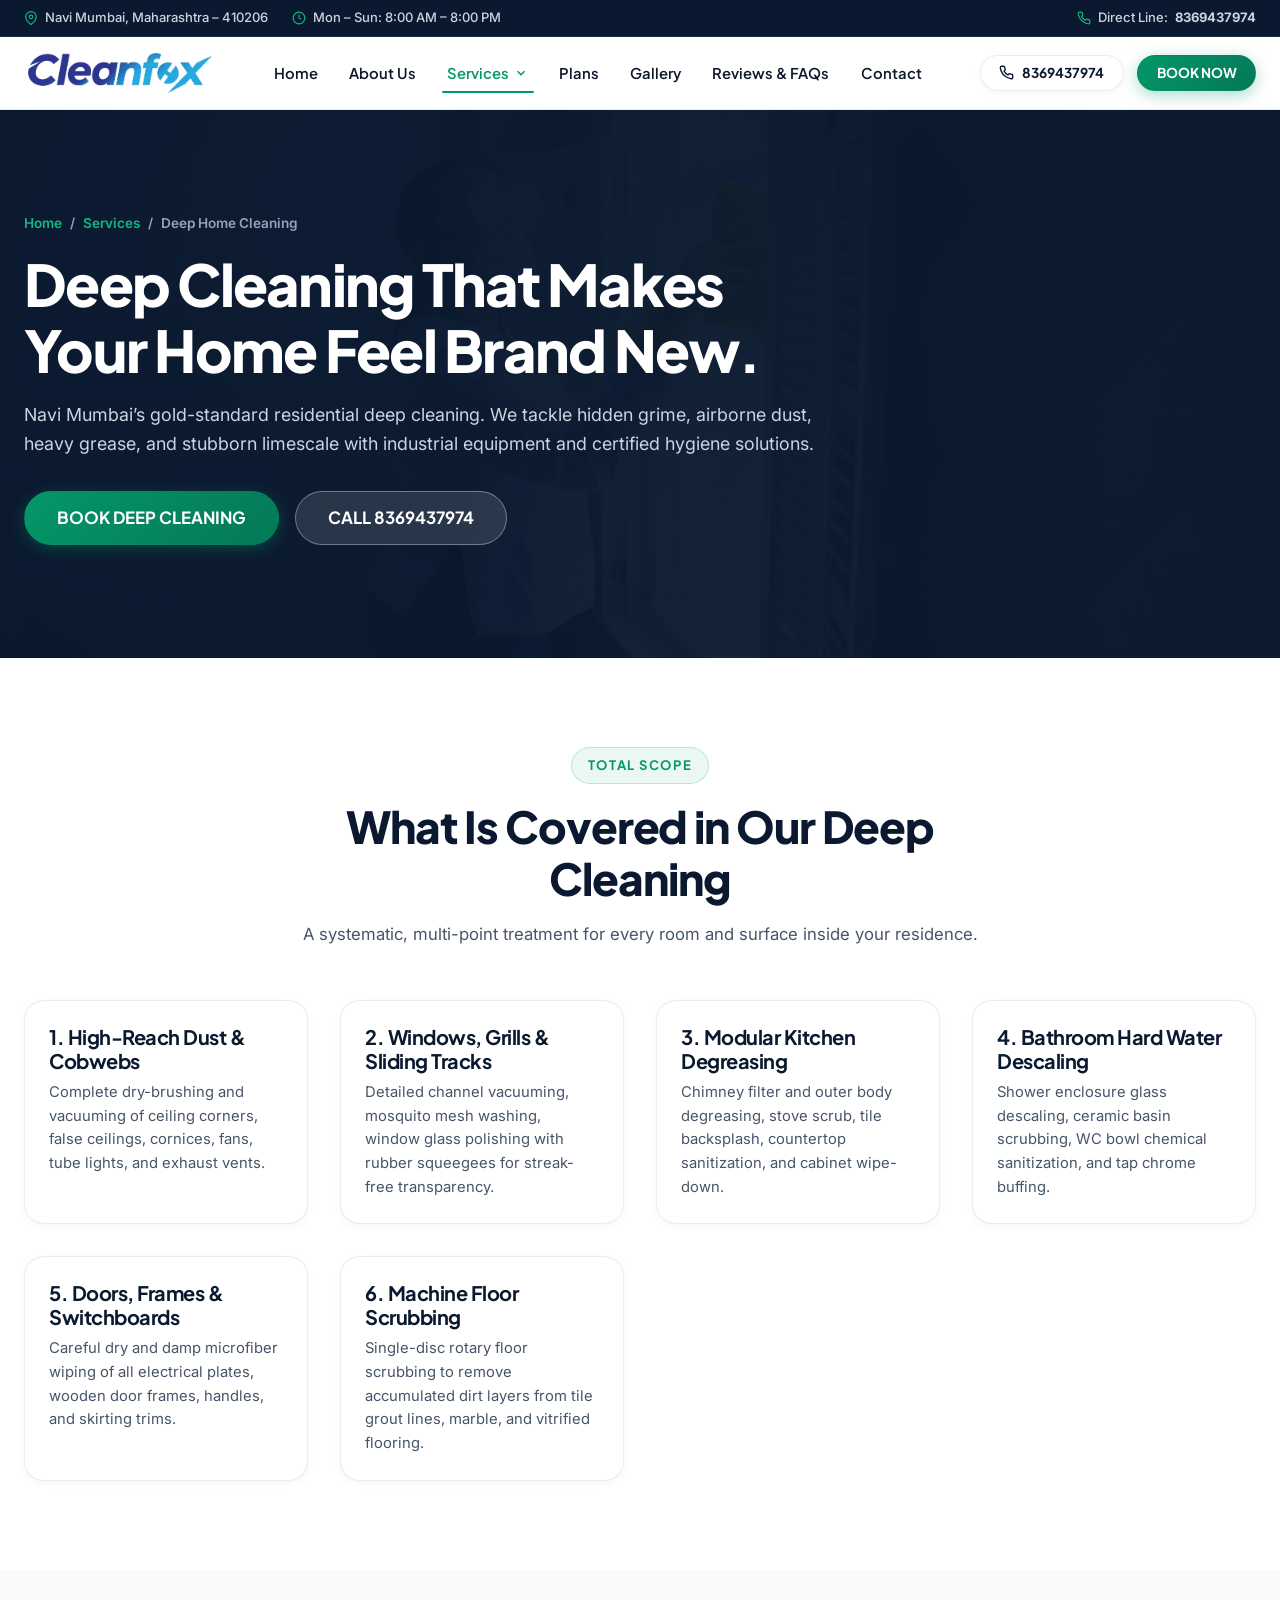
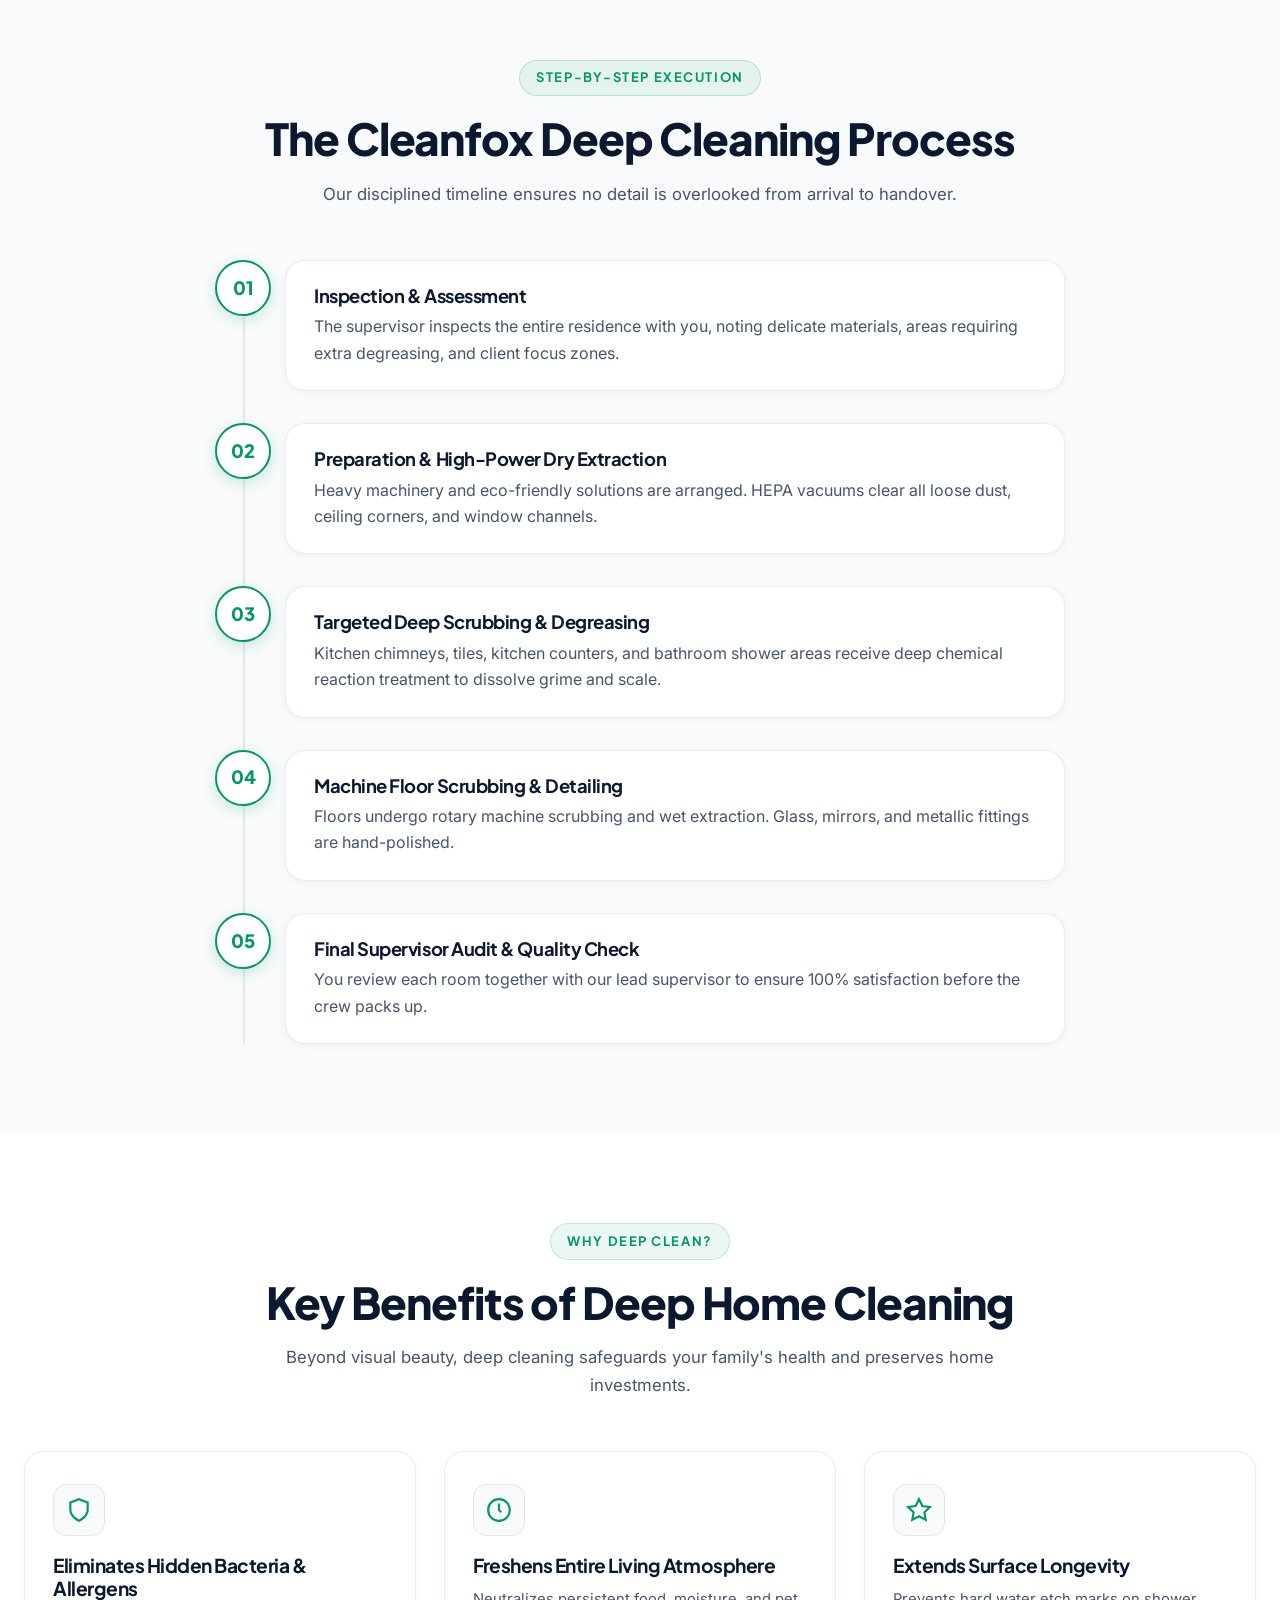
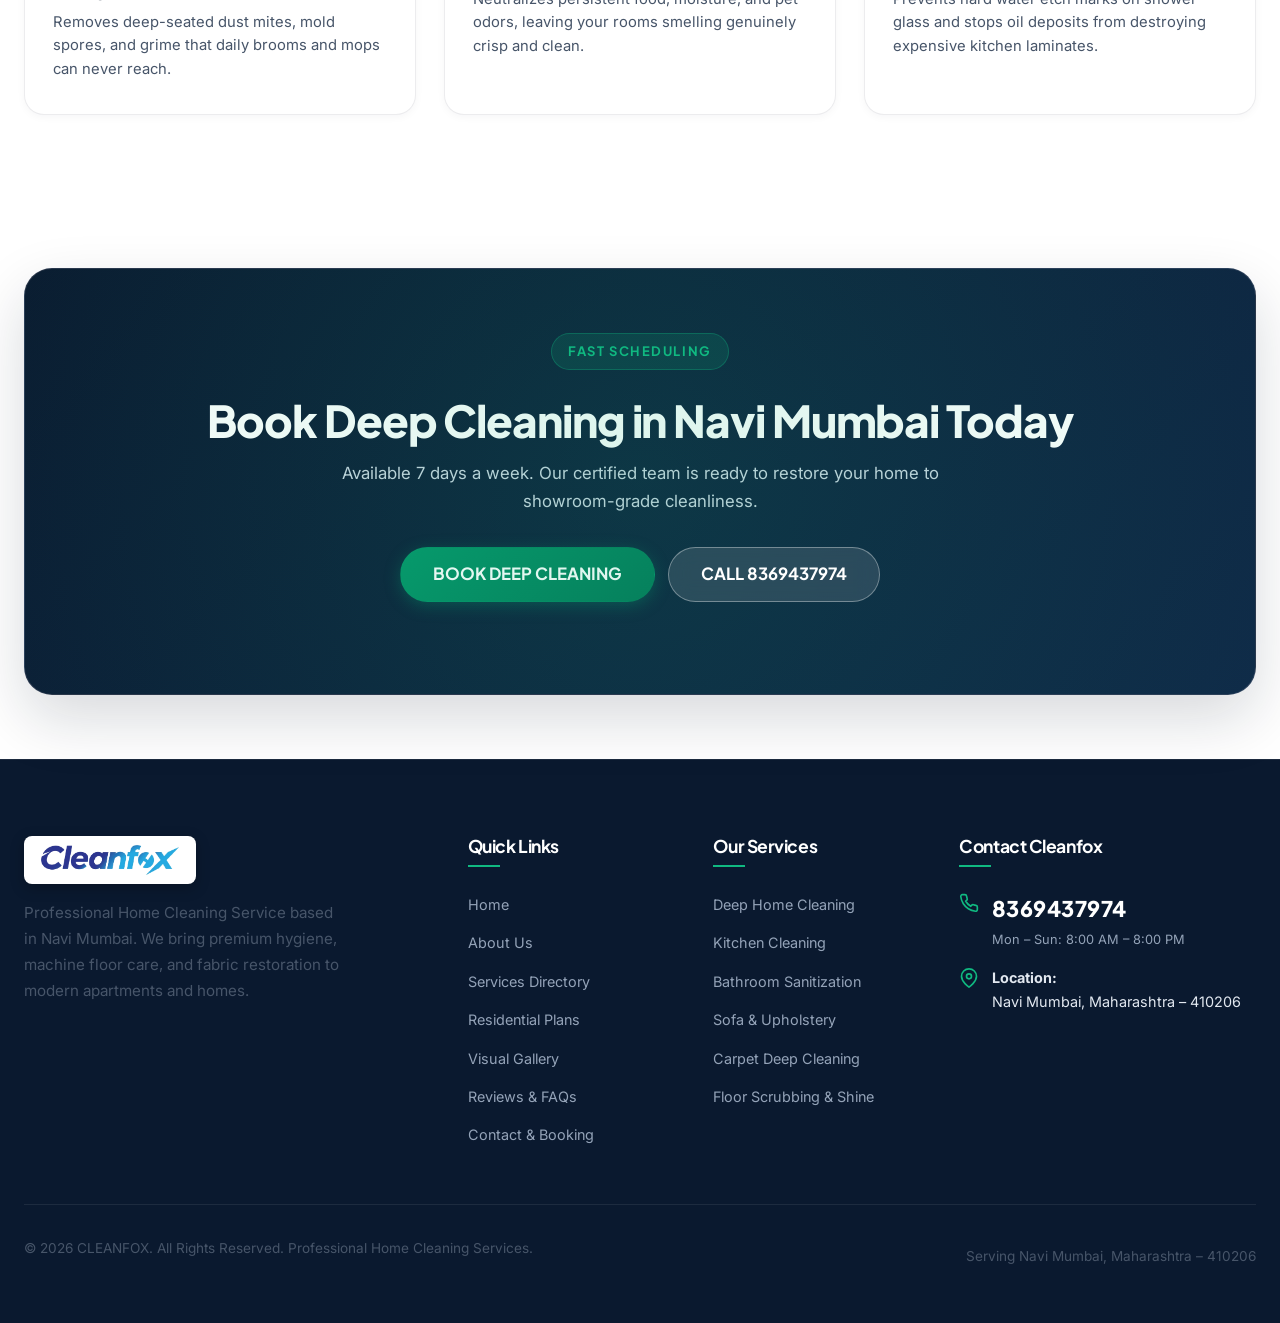
<file: deep-cleaning.html>
<!DOCTYPE html>
<html lang="en">
<head>
  <meta charset="UTF-8">
  <meta name="viewport" content="width=device-width, initial-scale=1.0">
  <title>Deep Home Cleaning Services Navi Mumbai | CLEANFOX | 8369437974</title>
  <meta name="description" content="Premium Deep Home Cleaning in Navi Mumbai. Complete 360-degree sanitization covering ceiling fans, switches, window tracks, kitchen degreasing, bathroom descaling, and machine floor scrubbing.">
  <meta name="keywords" content="Deep home cleaning Navi Mumbai, full house deep cleaning 410206, deep cleaning service Kharghar, Vashi deep clean">

  <!-- OpenGraph -->
  <meta property="og:title" content="Deep Home Cleaning | CLEANFOX Navi Mumbai">
  <meta property="og:description" content="Deep Cleaning That Makes Your Home Feel Brand New.">
  <meta property="og:type" content="website">

  <!-- Stylesheets -->
  <link rel="stylesheet" href="css/main.css">
  <link rel="stylesheet" href="css/components.css">
  <link rel="stylesheet" href="css/pages.css">

  <script type="application/ld+json">
  {
    "@context": "https://schema.org",
    "@type": "Service",
    "name": "Deep Home Cleaning",
    "serviceType": "Deep Cleaning",
    "provider": {
      "@type": "HomeAndConstructionBusiness",
      "name": "CLEANFOX",
      "telephone": "8369437974",
      "address": {
        "@type": "PostalAddress",
        "addressLocality": "Navi Mumbai",
        "addressRegion": "Maharashtra",
        "postalCode": "410206"
      }
    }
  }
  </script>
</head>
<body>

  <!-- Top Announcement Bar -->
  <div class="header-top-bar">
    <div class="container top-bar-inner">
      <div class="top-bar-left">
        <span class="top-bar-item">
          <svg viewBox="0 0 24 24" fill="none" stroke="currentColor" stroke-width="2"><path d="M21 10c0 7-9 13-9 13s-9-6-9-13a9 9 0 0 1 18 0z"></path><circle cx="12" cy="10" r="3"></circle></svg>
          Navi Mumbai, Maharashtra – 410206
        </span>
        <span class="top-bar-item">
          <svg viewBox="0 0 24 24" fill="none" stroke="currentColor" stroke-width="2"><circle cx="12" cy="12" r="10"></circle><polyline points="12 6 12 12 16 14"></polyline></svg>
          Mon – Sun: 8:00 AM – 8:00 PM
        </span>
      </div>
      <div class="top-bar-right">
        <a href="tel:8369437974" class="top-bar-item">
          <svg viewBox="0 0 24 24" fill="none" stroke="currentColor" stroke-width="2"><path d="M22 16.92v3a2 2 0 0 1-2.18 2 19.79 19.79 0 0 1-8.63-3.07 19.5 19.5 0 0 1-6-6 19.79 19.79 0 0 1-3.07-8.67A2 2 0 0 1 4.11 2h3a2 2 0 0 1 2 1.72 12.84 12.84 0 0 0 .7 2.81 2 2 0 0 1-.45 2.11L8.09 9.91a16 16 0 0 0 6 6l1.27-1.27a2 2 0 0 1 2.11-.45 12.84 12.84 0 0 0 2.81.7A2 2 0 0 1 22 16.92z"></path></svg>
          Direct Line: <strong>8369437974</strong>
        </a>
      </div>
    </div>
  </div>

    <!-- Sticky Main Navigation -->
  <header class="site-header" id="siteHeader">
    <div class="container header-container">
      <a href="index.html" class="brand-logo" aria-label="Cleanfox Home"><img src="images/logo.png" alt="Cleanfox Logo" class="brand-logo-img"></a>

      <!-- Desktop Nav -->
      <nav aria-label="Primary Navigation">
        <ul class="nav-menu">
          <li class="nav-item"><a href="index.html" class="nav-link">Home</a></li>
          <li class="nav-item"><a href="about.html" class="nav-link">About Us</a></li>
          <li class="nav-item">
            <a href="services.html" class="nav-link">
              Services
              <svg class="dropdown-chevron" viewBox="0 0 24 24" fill="none" stroke="currentColor" stroke-width="2.5"><polyline points="6 9 12 15 18 9"></polyline></svg>
            </a>
            <div class="nav-dropdown-menu">
              <a href="services.html" class="dropdown-link">
                <svg viewBox="0 0 24 24" fill="none" stroke="currentColor" stroke-width="2"><rect x="3" y="3" width="7" height="7"></rect><rect x="14" y="3" width="7" height="7"></rect><rect x="14" y="14" width="7" height="7"></rect><rect x="3" y="14" width="7" height="7"></rect></svg>
                All 10 Services Directory
              </a>
              <div class="dropdown-divider"></div>
              <a href="deep-cleaning.html" class="dropdown-link">
                <svg viewBox="0 0 24 24" fill="none" stroke="currentColor" stroke-width="2"><polygon points="12 2 15.09 8.26 22 9.27 17 14.14 18.18 21.02 12 17.77 5.82 21.02 7 14.14 2 9.27 8.91 8.26 12 2"></polygon></svg>
                Deep Home Cleaning
              </a>
              <a href="kitchen-bathroom.html" class="dropdown-link">
                <svg viewBox="0 0 24 24" fill="none" stroke="currentColor" stroke-width="2"><path d="M12 22s8-4 8-10V5l-8-3-8 3v7c0 6 8 10 8 10z"></path></svg>
                Kitchen & Bathroom
              </a>
              <a href="sofa-carpet.html" class="dropdown-link">
                <svg viewBox="0 0 24 24" fill="none" stroke="currentColor" stroke-width="2"><path d="M4 18v3M20 18v3M4 11h16M2 14h20M6 11V7a2 2 0 0 1 2-2h8a2 2 0 0 1 2 2v4"></path></svg>
                Sofa & Carpet Care
              </a>
            </div>
          </li>
          <li class="nav-item"><a href="plans.html" class="nav-link">Plans</a></li>
          <li class="nav-item"><a href="gallery.html" class="nav-link">Gallery</a></li>
          <li class="nav-item"><a href="reviews-faqs.html" class="nav-link">Reviews & FAQs</a></li>
          <li class="nav-item"><a href="contact.html" class="nav-link">Contact</a></li>
        </ul>
      </nav>

      <div class="nav-actions">
        <a href="tel:8369437974" class="btn btn-secondary btn-sm" aria-label="Call Cleanfox">
          <svg width="15" height="15" viewBox="0 0 24 24" fill="none" stroke="currentColor" stroke-width="2.2"><path d="M22 16.92v3a2 2 0 0 1-2.18 2 19.79 19.79 0 0 1-8.63-3.07 19.5 19.5 0 0 1-6-6 19.79 19.79 0 0 1-3.07-8.67A2 2 0 0 1 4.11 2h3a2 2 0 0 1 2 1.72 12.84 12.84 0 0 0 .7 2.81 2 2 0 0 1-.45 2.11L8.09 9.91a16 16 0 0 0 6 6l1.27-1.27a2 2 0 0 1 2.11-.45 12.84 12.84 0 0 0 2.81.7A2 2 0 0 1 22 16.92z"></path></svg>
          8369437974
        </a>
        <a href="contact.html" class="btn btn-primary btn-sm">BOOK NOW</a>
        <button class="mobile-toggle" aria-label="Toggle navigation menu">
          <svg viewBox="0 0 24 24" fill="none" stroke="currentColor" stroke-width="2.5"><line x1="3" y1="12" x2="21" y2="12"></line><line x1="3" y1="6" x2="21" y2="6"></line><line x1="3" y1="18" x2="21" y2="18"></line></svg>
        </button>
      </div>
    </div>
  </header>

  <!-- Mobile Drawer -->
  <div class="mobile-drawer">
    <div class="drawer-content">
      <div class="drawer-header">
        <a href="index.html" class="brand-logo" aria-label="Cleanfox Home"><img src="images/logo.png" alt="Cleanfox Logo" class="brand-logo-img"></a>
        <button class="drawer-close" aria-label="Close menu">
          <svg width="22" height="22" viewBox="0 0 24 24" fill="none" stroke="currentColor" stroke-width="2"><line x1="18" y1="6" x2="6" y2="18"></line><line x1="6" y1="6" x2="18" y2="18"></line></svg>
        </button>
      </div>

      <div class="drawer-section-title">Navigation</div>
      <ul class="drawer-nav">
        <li><a href="index.html">Home</a></li>
        <li><a href="about.html">About Us</a></li>
        <li><a href="plans.html">Residential Plans</a></li>
        <li><a href="gallery.html">Visual Gallery</a></li>
        <li><a href="reviews-faqs.html">Reviews & FAQs</a></li>
        <li><a href="contact.html">Contact / Book Now</a></li>
      </ul>

      <div class="drawer-section-title">Specialized Services</div>
      <ul class="drawer-nav">
        <li><a href="services.html">All 10 Services Directory</a></li>
        <li><a href="deep-cleaning.html">Deep Home Cleaning</a></li>
        <li><a href="kitchen-bathroom.html">Kitchen & Bathroom</a></li>
        <li><a href="sofa-carpet.html">Sofa & Carpet</a></li>
      </ul>

      <div class="drawer-footer">
        <a href="tel:8369437974" class="btn btn-primary btn-lg" style="width: 100%;">
          <svg width="18" height="18" viewBox="0 0 24 24" fill="none" stroke="currentColor" stroke-width="2.2"><path d="M22 16.92v3a2 2 0 0 1-2.18 2 19.79 19.79 0 0 1-8.63-3.07 19.5 19.5 0 0 1-6-6 19.79 19.79 0 0 1-3.07-8.67A2 2 0 0 1 4.11 2h3a2 2 0 0 1 2 1.72 12.84 12.84 0 0 0 .7 2.81 2 2 0 0 1-.45 2.11L8.09 9.91a16 16 0 0 0 6 6l1.27-1.27a2 2 0 0 1 2.11-.45 12.84 12.84 0 0 0 2.81.7A2 2 0 0 1 22 16.92z"></path></svg>
          Call 8369437974
        </a>
      </div>
    </div>
  </div>
  </div>

  <main>
    <!-- PAGE HERO BANNER -->
    <section class="page-hero">
      <img src="images/services/deep-cleaning.jpg" alt="Deep Cleaning that makes your home feel brand new" class="page-hero-bg">
      <div class="page-hero-overlay"></div>
      <div class="container">
        <div class="page-hero-content">
          <div class="breadcrumb-nav">
            <a href="index.html">Home</a>
            <span>/</span>
            <a href="services.html">Services</a>
            <span>/</span>
            <span>Deep Home Cleaning</span>
          </div>
          <h1 class="page-hero-title">Deep Cleaning That Makes<br>Your Home Feel Brand New.</h1>
          <p class="page-hero-desc">
            Navi Mumbai’s gold-standard residential deep cleaning. We tackle hidden grime, airborne dust, heavy grease, and stubborn limescale with industrial equipment and certified hygiene solutions.
          </p>
          <div class="hero-cta-group">
            <a href="contact.html" class="btn btn-primary btn-lg">BOOK DEEP CLEANING</a>
            <a href="tel:8369437974" class="btn btn-outline-light btn-lg">CALL 8369437974</a>
          </div>
        </div>
      </div>
    </section>

    <!-- SECTION 1: WHAT'S INCLUDED IN DEEP CLEANING -->
    <section class="section-spacing">
      <div class="container">
        <div class="section-header">
          <div class="section-tag">Total Scope</div>
          <h2 class="section-title">What Is Covered in Our Deep Cleaning</h2>
          <p class="section-desc">A systematic, multi-point treatment for every room and surface inside your residence.</p>
        </div>

        <div class="services-grid">
          <!-- 1 -->
          <div class="service-card">
            <div class="service-card-body">
              <h3 class="service-card-title">1. High-Reach Dust & Cobwebs</h3>
              <p class="service-card-desc">Complete dry-brushing and vacuuming of ceiling corners, false ceilings, cornices, fans, tube lights, and exhaust vents.</p>
            </div>
          </div>
          <!-- 2 -->
          <div class="service-card">
            <div class="service-card-body">
              <h3 class="service-card-title">2. Windows, Grills & Sliding Tracks</h3>
              <p class="service-card-desc">Detailed channel vacuuming, mosquito mesh washing, window glass polishing with rubber squeegees for streak-free transparency.</p>
            </div>
          </div>
          <!-- 3 -->
          <div class="service-card">
            <div class="service-card-body">
              <h3 class="service-card-title">3. Modular Kitchen Degreasing</h3>
              <p class="service-card-desc">Chimney filter and outer body degreasing, stove scrub, tile backsplash, countertop sanitization, and cabinet wipe-down.</p>
            </div>
          </div>
          <!-- 4 -->
          <div class="service-card">
            <div class="service-card-body">
              <h3 class="service-card-title">4. Bathroom Hard Water Descaling</h3>
              <p class="service-card-desc">Shower enclosure glass descaling, ceramic basin scrubbing, WC bowl chemical sanitization, and tap chrome buffing.</p>
            </div>
          </div>
          <!-- 5 -->
          <div class="service-card">
            <div class="service-card-body">
              <h3 class="service-card-title">5. Doors, Frames & Switchboards</h3>
              <p class="service-card-desc">Careful dry and damp microfiber wiping of all electrical plates, wooden door frames, handles, and skirting trims.</p>
            </div>
          </div>
          <!-- 6 -->
          <div class="service-card">
            <div class="service-card-body">
              <h3 class="service-card-title">6. Machine Floor Scrubbing</h3>
              <p class="service-card-desc">Single-disc rotary floor scrubbing to remove accumulated dirt layers from tile grout lines, marble, and vitrified flooring.</p>
            </div>
          </div>
        </div>
      </div>
    </section>

    <!-- SECTION 2: 5-STEP DEEP CLEANING PROCESS TIMELINE -->
    <section class="section-spacing bg-subtle">
      <div class="container">
        <div class="section-header">
          <div class="section-tag">Step-by-Step Execution</div>
          <h2 class="section-title">The Cleanfox Deep Cleaning Process</h2>
          <p class="section-desc">Our disciplined timeline ensures no detail is overlooked from arrival to handover.</p>
        </div>

        <div class="timeline-track">
          <!-- Step 1 -->
          <div class="timeline-item">
            <div class="timeline-num">01</div>
            <div class="timeline-body">
              <h4>Inspection & Assessment</h4>
              <p>The supervisor inspects the entire residence with you, noting delicate materials, areas requiring extra degreasing, and client focus zones.</p>
            </div>
          </div>
          <!-- Step 2 -->
          <div class="timeline-item">
            <div class="timeline-num">02</div>
            <div class="timeline-body">
              <h4>Preparation & High-Power Dry Extraction</h4>
              <p>Heavy machinery and eco-friendly solutions are arranged. HEPA vacuums clear all loose dust, ceiling corners, and window channels.</p>
            </div>
          </div>
          <!-- Step 3 -->
          <div class="timeline-item">
            <div class="timeline-num">03</div>
            <div class="timeline-body">
              <h4>Targeted Deep Scrubbing & Degreasing</h4>
              <p>Kitchen chimneys, tiles, kitchen counters, and bathroom shower areas receive deep chemical reaction treatment to dissolve grime and scale.</p>
            </div>
          </div>
          <!-- Step 4 -->
          <div class="timeline-item">
            <div class="timeline-num">04</div>
            <div class="timeline-body">
              <h4>Machine Floor Scrubbing & Detailing</h4>
              <p>Floors undergo rotary machine scrubbing and wet extraction. Glass, mirrors, and metallic fittings are hand-polished.</p>
            </div>
          </div>
          <!-- Step 5 -->
          <div class="timeline-item">
            <div class="timeline-num">05</div>
            <div class="timeline-body">
              <h4>Final Supervisor Audit & Quality Check</h4>
              <p>You review each room together with our lead supervisor to ensure 100% satisfaction before the crew packs up.</p>
            </div>
          </div>
        </div>
      </div>
    </section>

    <!-- SECTION 3: KEY BENEFITS -->
    <section class="section-spacing">
      <div class="container">
        <div class="section-header">
          <div class="section-tag">Why Deep Clean?</div>
          <h2 class="section-title">Key Benefits of Deep Home Cleaning</h2>
          <p class="section-desc">Beyond visual beauty, deep cleaning safeguards your family's health and preserves home investments.</p>
        </div>

        <div class="pillars-grid">
          <div class="pillar-card">
            <div class="pillar-icon">
              <svg viewBox="0 0 24 24" fill="none" stroke="currentColor" stroke-width="2"><path d="M12 22s8-4 8-10V5l-8-3-8 3v7c0 6 8 10 8 10z"></path></svg>
            </div>
            <h3 class="pillar-title">Eliminates Hidden Bacteria & Allergens</h3>
            <p class="pillar-text">Removes deep-seated dust mites, mold spores, and grime that daily brooms and mops can never reach.</p>
          </div>
          <div class="pillar-card">
            <div class="pillar-icon">
              <svg viewBox="0 0 24 24" fill="none" stroke="currentColor" stroke-width="2"><circle cx="12" cy="12" r="10"></circle><polyline points="12 6 12 12 14 14"></polyline></svg>
            </div>
            <h3 class="pillar-title">Freshens Entire Living Atmosphere</h3>
            <p class="pillar-text">Neutralizes persistent food, moisture, and pet odors, leaving your rooms smelling genuinely crisp and clean.</p>
          </div>
          <div class="pillar-card">
            <div class="pillar-icon">
              <svg viewBox="0 0 24 24" fill="none" stroke="currentColor" stroke-width="2"><polygon points="12 2 15.09 8.26 22 9.27 17 14.14 18.18 21.02 12 17.77 5.82 21.02 7 14.14 2 9.27 8.91 8.26 12 2"></polygon></svg>
            </div>
            <h3 class="pillar-title">Extends Surface Longevity</h3>
            <p class="pillar-text">Prevents hard water etch marks on shower glass and stops oil deposits from destroying expensive kitchen laminates.</p>
          </div>
        </div>
      </div>
    </section>

    <!-- SECTION 4: CTA -->
    <section class="section-spacing-sm">
      <div class="container">
        <div class="cta-banner-wrapper">
          <div class="section-tag light" style="margin-bottom: 1.5rem;">Fast Scheduling</div>
          <h2 class="cta-banner-title">Book Deep Cleaning in Navi Mumbai Today</h2>
          <p class="cta-banner-desc">
            Available 7 days a week. Our certified team is ready to restore your home to showroom-grade cleanliness.
          </p>
          <div class="cta-buttons-row">
            <a href="contact.html" class="btn btn-primary btn-lg">BOOK DEEP CLEANING</a>
            <a href="tel:8369437974" class="btn btn-outline-light btn-lg">CALL 8369437974</a>
          </div>
        </div>
      </div>
    </section>
  </main>

  <!-- Multi-Column Luxury Footer -->
  <footer class="site-footer">
    <div class="container">
      <div class="footer-grid">
        <div class="footer-brand">
          <a href="index.html" class="brand-logo"><img src="images/logo.png" alt="Cleanfox Logo" class="brand-logo-img"></a>
          <p class="footer-about">
            Professional Home Cleaning Service based in Navi Mumbai. We bring premium hygiene, machine floor care, and fabric restoration to modern apartments and homes.
          </p>
        </div>
        <div>
          <h4 class="footer-heading">Quick Links</h4>
          <ul class="footer-links">
            <li><a href="index.html">Home</a></li>
            <li><a href="about.html">About Us</a></li>
            <li><a href="services.html">Services Directory</a></li>
            <li><a href="plans.html">Residential Plans</a></li>
            <li><a href="gallery.html">Visual Gallery</a></li>
            <li><a href="reviews-faqs.html">Reviews & FAQs</a></li>
            <li><a href="contact.html">Contact & Booking</a></li>
          </ul>
        </div>
        <div>
          <h4 class="footer-heading">Our Services</h4>
          <ul class="footer-links">
            <li><a href="deep-cleaning.html">Deep Home Cleaning</a></li>
            <li><a href="kitchen-bathroom.html">Kitchen Cleaning</a></li>
            <li><a href="kitchen-bathroom.html">Bathroom Sanitization</a></li>
            <li><a href="sofa-carpet.html">Sofa & Upholstery</a></li>
            <li><a href="sofa-carpet.html">Carpet Deep Cleaning</a></li>
            <li><a href="services.html">Floor Scrubbing & Shine</a></li>
          </ul>
        </div>
        <div>
          <h4 class="footer-heading">Contact Cleanfox</h4>
          <ul class="footer-contact-list">
            <li class="footer-contact-item">
              <svg viewBox="0 0 24 24" fill="none" stroke="currentColor" stroke-width="2"><path d="M22 16.92v3a2 2 0 0 1-2.18 2 19.79 19.79 0 0 1-8.63-3.07 19.5 19.5 0 0 1-6-6 19.79 19.79 0 0 1-3.07-8.67A2 2 0 0 1 4.11 2h3a2 2 0 0 1 2 1.72 12.84 12.84 0 0 0 .7 2.81 2 2 0 0 1-.45 2.11L8.09 9.91a16 16 0 0 0 6 6l1.27-1.27a2 2 0 0 1 2.11-.45 12.84 12.84 0 0 0 2.81.7A2 2 0 0 1 22 16.92z"></path></svg>
              <div>
                <a href="tel:8369437974" class="footer-phone-big">8369437974</a>
                <span style="font-size: 0.8rem; color: #94A3B8;">Mon – Sun: 8:00 AM – 8:00 PM</span>
              </div>
            </li>
            <li class="footer-contact-item">
              <svg viewBox="0 0 24 24" fill="none" stroke="currentColor" stroke-width="2"><path d="M21 10c0 7-9 13-9 13s-9-6-9-13a9 9 0 0 1 18 0z"></path><circle cx="12" cy="10" r="3"></circle></svg>
              <div>
                <strong>Location:</strong><br>
                Navi Mumbai, Maharashtra – 410206
              </div>
            </li>
          </ul>
        </div>
      </div>
      <div class="footer-bottom">
        <p>© 2026 CLEANFOX. All Rights Reserved. Professional Home Cleaning Services.</p>
        <p>Serving Navi Mumbai, Maharashtra – 410206</p>
      </div>
    </div>
  </footer>

  <!-- Sticky Mobile Action Bar -->
  <div class="mobile-bottom-bar" aria-label="Mobile Quick Actions">
    <div class="bottom-bar-grid">
      <a href="tel:8369437974" class="bottom-bar-btn bottom-btn-call">
        <svg viewBox="0 0 24 24" fill="none" stroke="currentColor" stroke-width="2.2"><path d="M22 16.92v3a2 2 0 0 1-2.18 2 19.79 19.79 0 0 1-8.63-3.07 19.5 19.5 0 0 1-6-6 19.79 19.79 0 0 1-3.07-8.67A2 2 0 0 1 4.11 2h3a2 2 0 0 1 2 1.72 12.84 12.84 0 0 0 .7 2.81 2 2 0 0 1-.45 2.11L8.09 9.91a16 16 0 0 0 6 6l1.27-1.27a2 2 0 0 1 2.11-.45 12.84 12.84 0 0 0 2.81.7A2 2 0 0 1 22 16.92z"></path></svg>
        <span>CALL</span>
      </a>
      <a href="https://wa.me/918369437974?text=Hi%20Cleanfox%2C%20I%20would%20like%20to%20inquire%20about%20deep%20cleaning%20services%20in%20Navi%20Mumbai." class="bottom-bar-btn bottom-btn-whatsapp" target="_blank" rel="noopener">
        <svg viewBox="0 0 24 24" fill="none" stroke="currentColor" stroke-width="2.2"><path d="M21 11.5a8.38 8.38 0 0 1-.9 3.8 8.5 8.5 0 0 1-7.6 4.7 8.38 8.38 0 0 1-3.8-.9L3 21l1.9-5.7a8.38 8.38 0 0 1-.9-3.8 8.5 8.5 0 0 1 4.7-7.6 8.38 8.38 0 0 1 3.8-.9h.5a8.48 8.48 0 0 1 8 8v.5z"></path></svg>
        <span>WHATSAPP</span>
      </a>
      <a href="contact.html" class="bottom-bar-btn bottom-btn-book">
        <svg viewBox="0 0 24 24" fill="none" stroke="currentColor" stroke-width="2.2"><rect x="3" y="4" width="18" height="18" rx="2" ry="2"></rect><line x1="16" y1="2" x2="16" y2="6"></line><line x1="8" y1="2" x2="8" y2="6"></line><line x1="3" y1="10" x2="21" y2="10"></line></svg>
        <span>BOOK NOW</span>
      </a>
    </div>
  </div>

  <script src="js/main.js"></script>
</body>
</html>
</file>
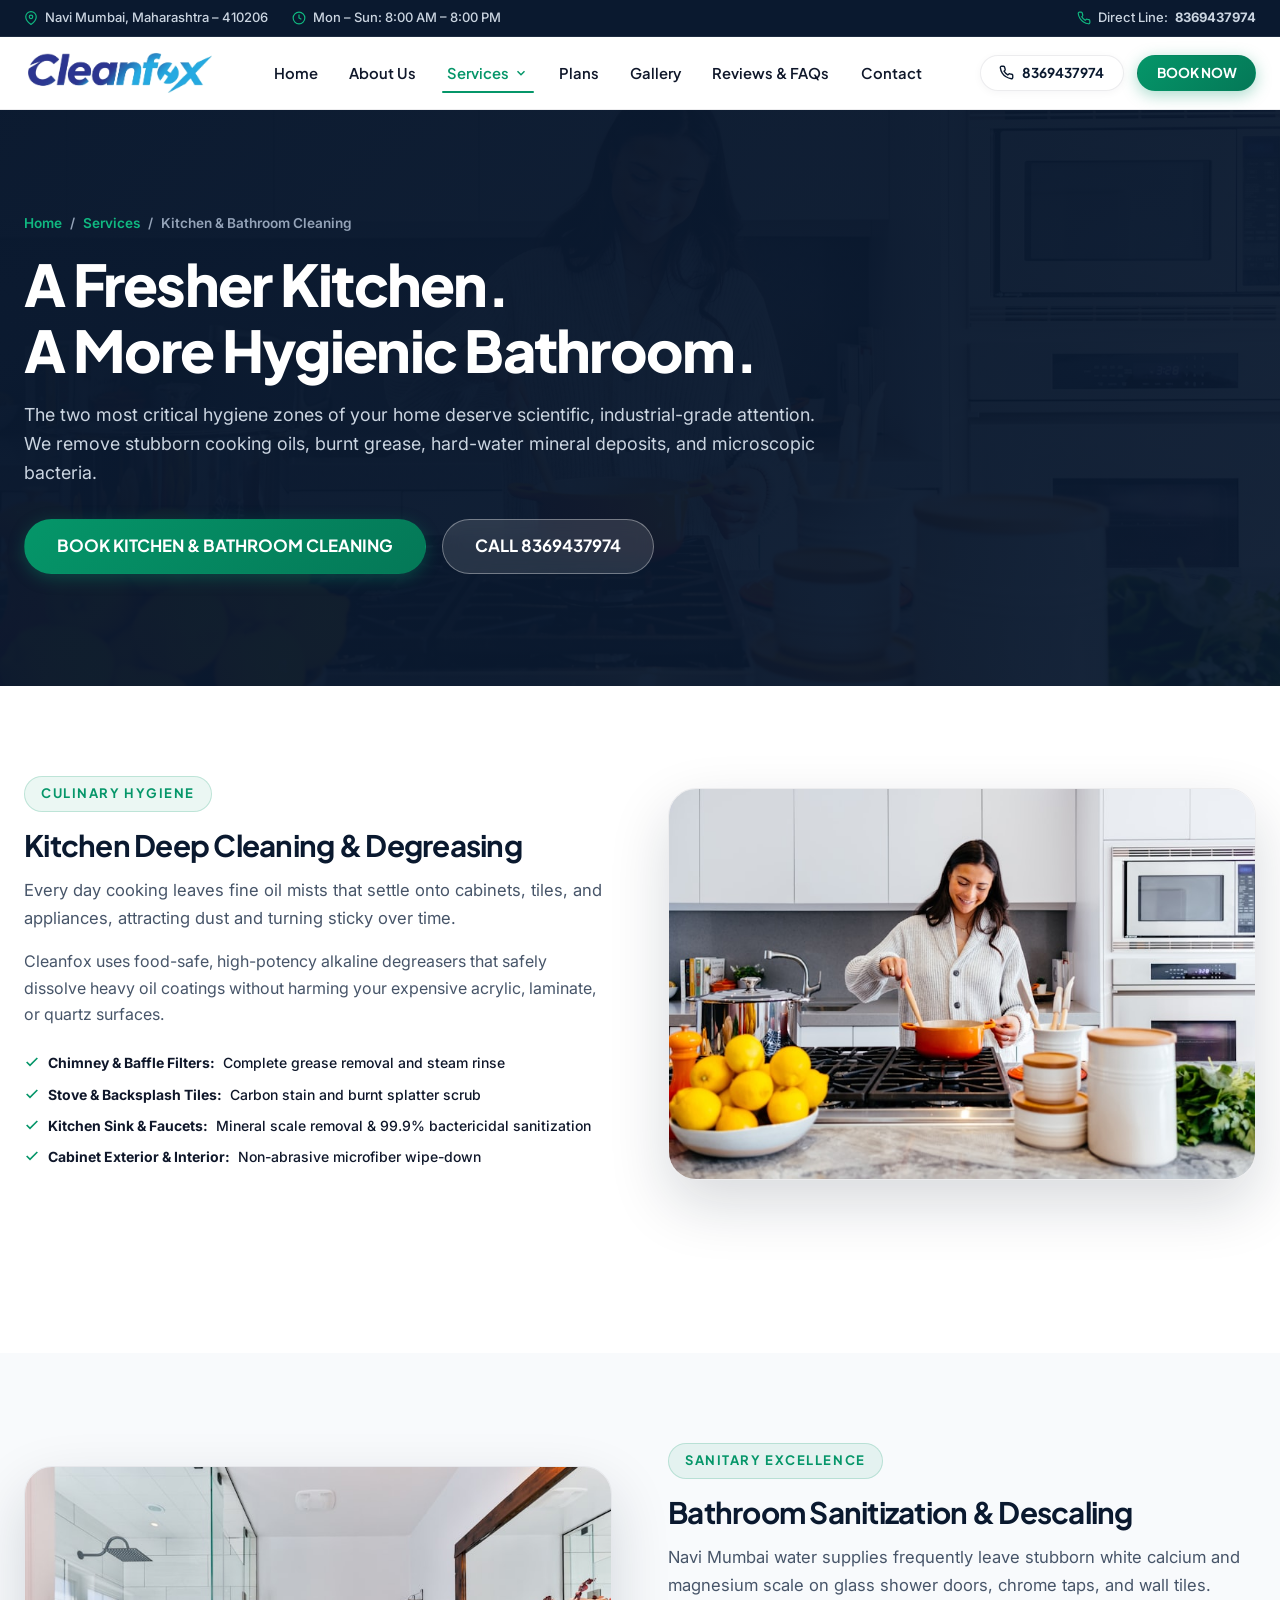
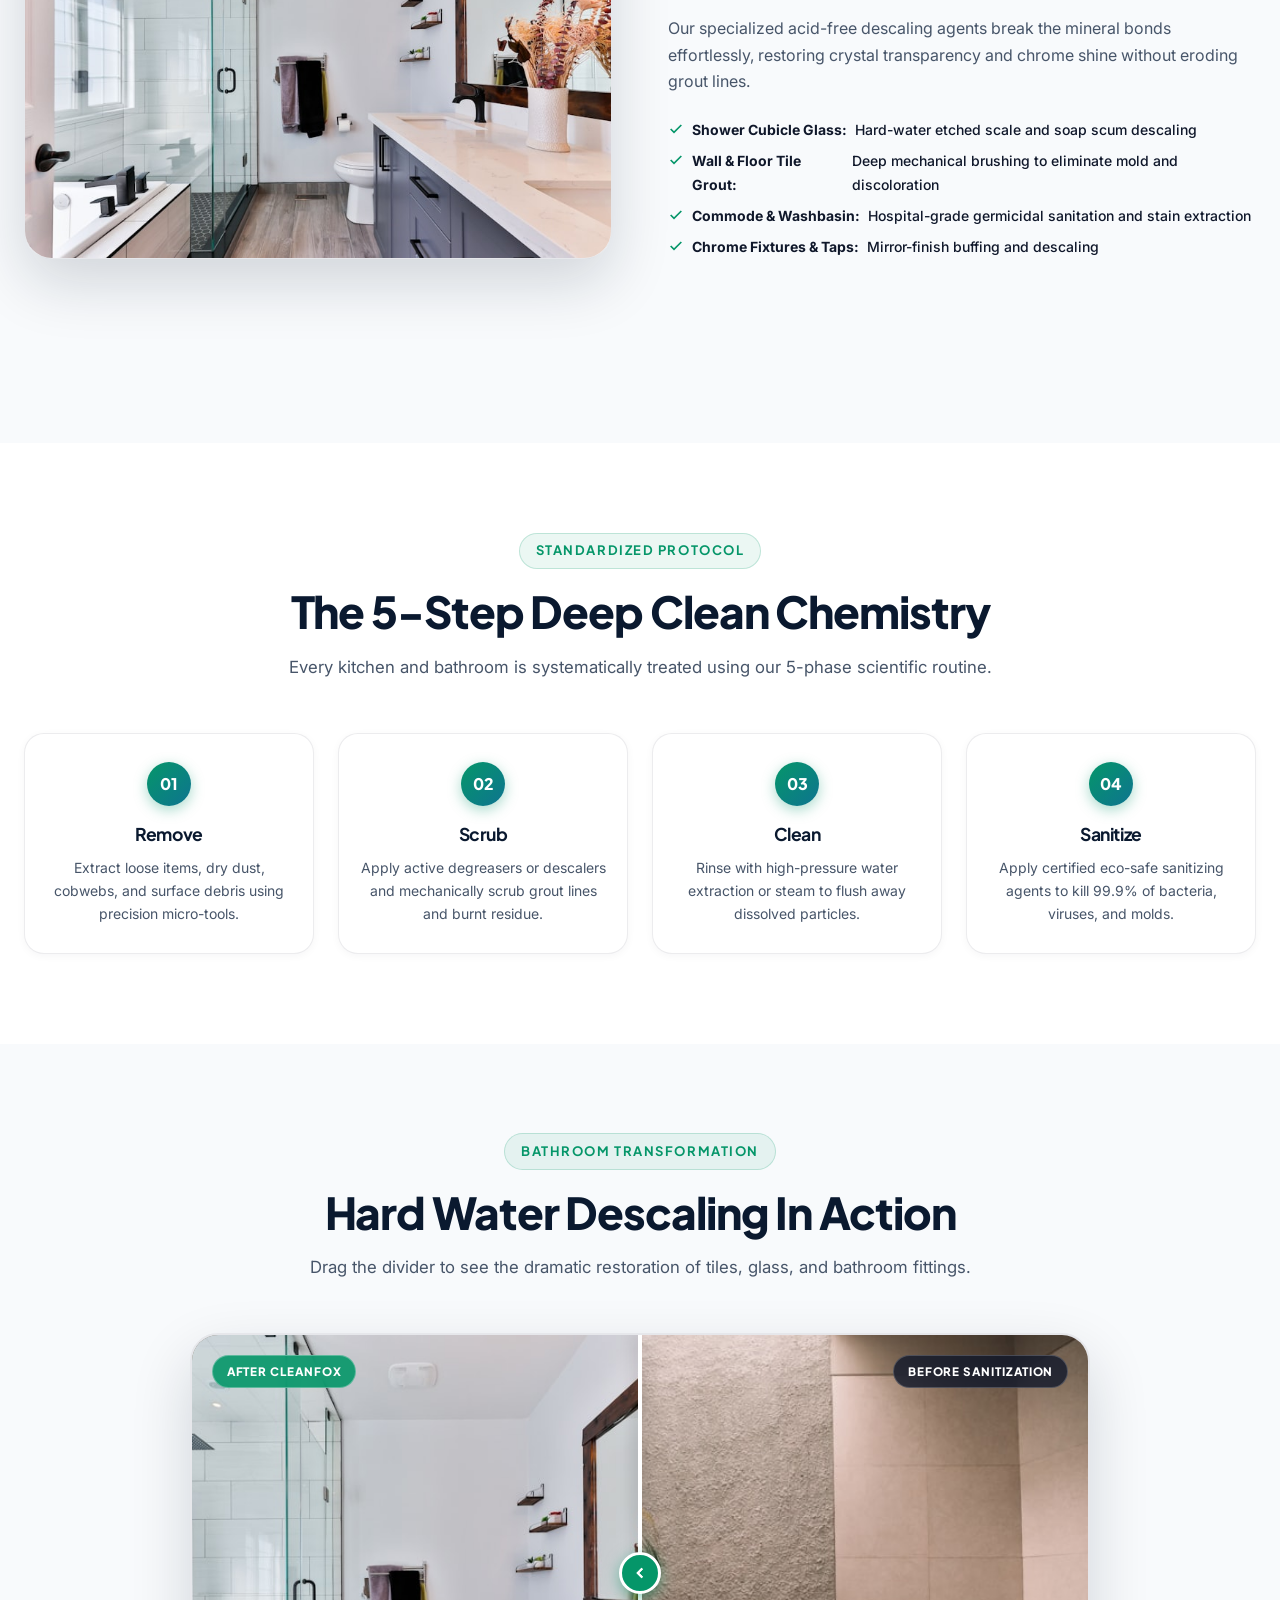
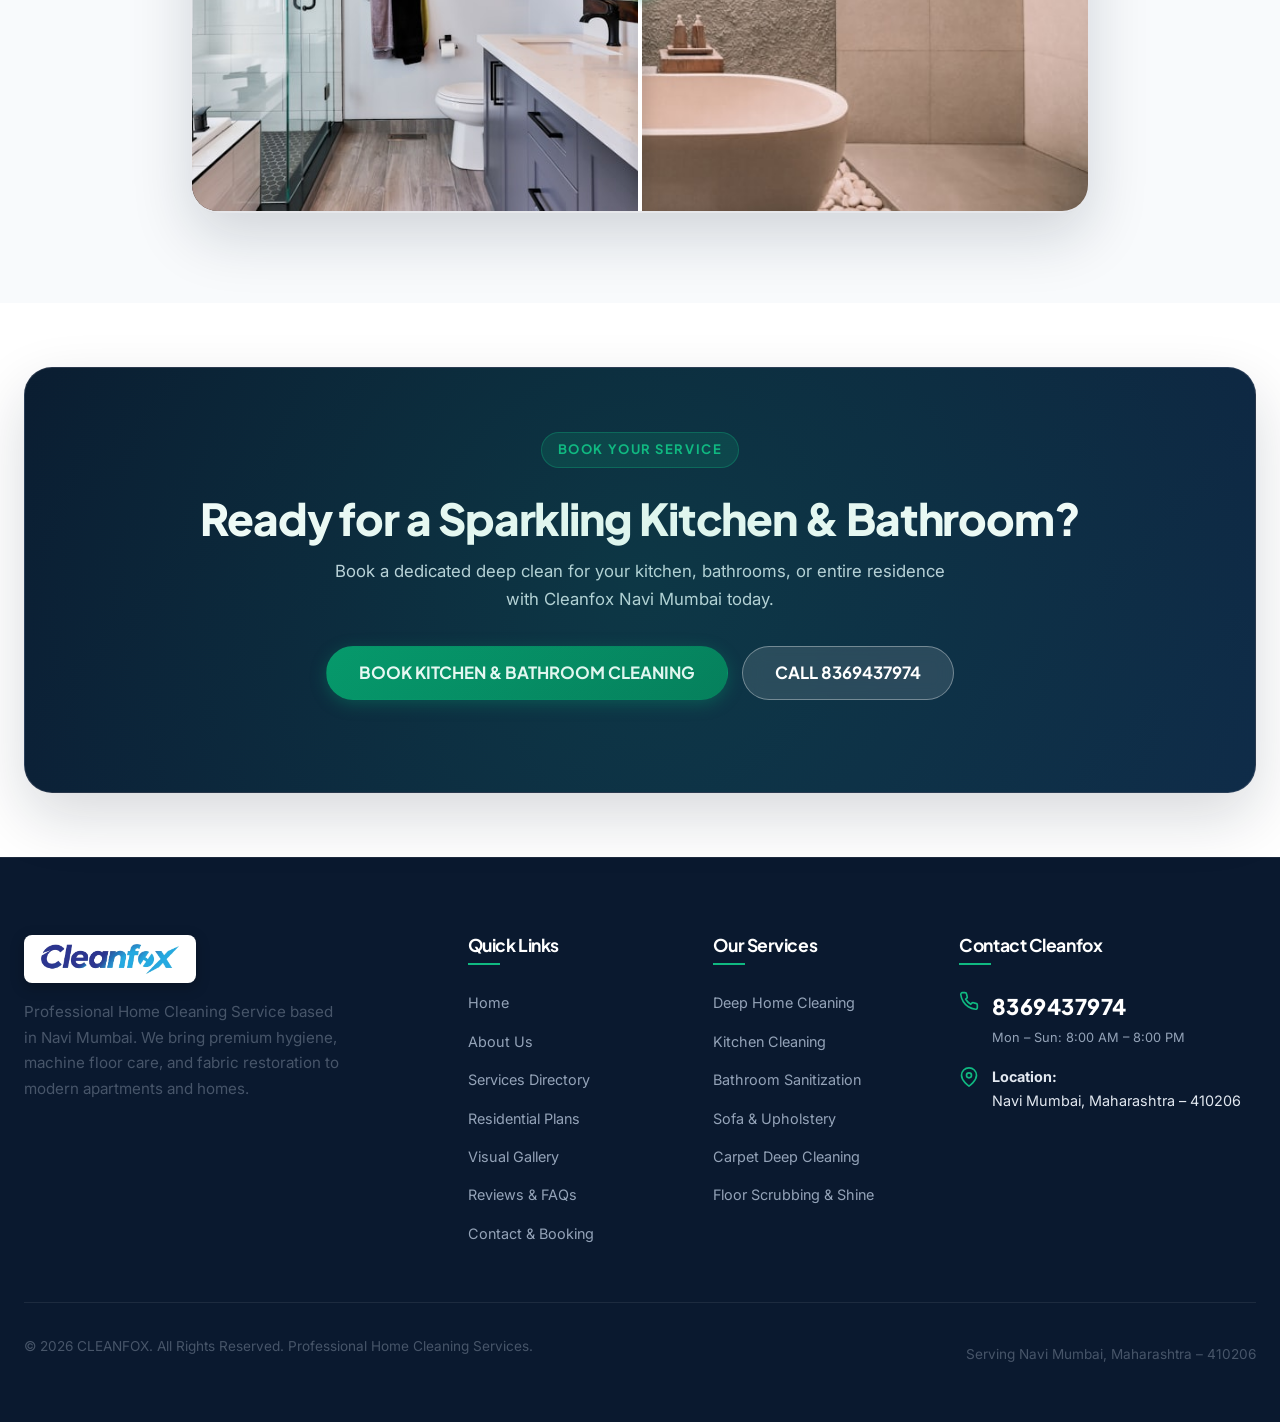
<file: kitchen-bathroom.html>
<!DOCTYPE html>
<html lang="en">
<head>
  <meta charset="UTF-8">
  <meta name="viewport" content="width=device-width, initial-scale=1.0">
  <title>Kitchen & Bathroom Deep Cleaning | CLEANFOX Navi Mumbai | 8369437974</title>
  <meta name="description" content="Specialized Kitchen Degreasing and Bathroom Sanitization in Navi Mumbai. Remove heavy cooking grease, burnt oil stains, hard water scale, and 99.9% germs.">
  <meta name="keywords" content="Kitchen cleaning Navi Mumbai, bathroom cleaning Navi Mumbai, chimney degreasing Kharghar, tile descaling Vashi">

  <!-- OpenGraph -->
  <meta property="og:title" content="Kitchen & Bathroom Cleaning | CLEANFOX Navi Mumbai">
  <meta property="og:description" content="A Fresher Kitchen. A More Hygienic Bathroom.">
  <meta property="og:type" content="website">

  <!-- Stylesheets -->
  <link rel="stylesheet" href="css/main.css">
  <link rel="stylesheet" href="css/components.css">
  <link rel="stylesheet" href="css/pages.css">

  <script type="application/ld+json">
  {
    "@context": "https://schema.org",
    "@type": "Service",
    "name": "Kitchen and Bathroom Cleaning",
    "serviceType": "Sanitization & Degreasing",
    "provider": {
      "@type": "HomeAndConstructionBusiness",
      "name": "CLEANFOX",
      "telephone": "8369437974",
      "address": {
        "@type": "PostalAddress",
        "addressLocality": "Navi Mumbai",
        "addressRegion": "Maharashtra",
        "postalCode": "410206"
      }
    }
  }
  </script>
</head>
<body>

  <!-- Top Announcement Bar -->
  <div class="header-top-bar">
    <div class="container top-bar-inner">
      <div class="top-bar-left">
        <span class="top-bar-item">
          <svg viewBox="0 0 24 24" fill="none" stroke="currentColor" stroke-width="2"><path d="M21 10c0 7-9 13-9 13s-9-6-9-13a9 9 0 0 1 18 0z"></path><circle cx="12" cy="10" r="3"></circle></svg>
          Navi Mumbai, Maharashtra – 410206
        </span>
        <span class="top-bar-item">
          <svg viewBox="0 0 24 24" fill="none" stroke="currentColor" stroke-width="2"><circle cx="12" cy="12" r="10"></circle><polyline points="12 6 12 12 16 14"></polyline></svg>
          Mon – Sun: 8:00 AM – 8:00 PM
        </span>
      </div>
      <div class="top-bar-right">
        <a href="tel:8369437974" class="top-bar-item">
          <svg viewBox="0 0 24 24" fill="none" stroke="currentColor" stroke-width="2"><path d="M22 16.92v3a2 2 0 0 1-2.18 2 19.79 19.79 0 0 1-8.63-3.07 19.5 19.5 0 0 1-6-6 19.79 19.79 0 0 1-3.07-8.67A2 2 0 0 1 4.11 2h3a2 2 0 0 1 2 1.72 12.84 12.84 0 0 0 .7 2.81 2 2 0 0 1-.45 2.11L8.09 9.91a16 16 0 0 0 6 6l1.27-1.27a2 2 0 0 1 2.11-.45 12.84 12.84 0 0 0 2.81.7A2 2 0 0 1 22 16.92z"></path></svg>
          Direct Line: <strong>8369437974</strong>
        </a>
      </div>
    </div>
  </div>

    <!-- Sticky Main Navigation -->
  <header class="site-header" id="siteHeader">
    <div class="container header-container">
      <a href="index.html" class="brand-logo" aria-label="Cleanfox Home"><img src="images/logo.png" alt="Cleanfox Logo" class="brand-logo-img"></a>

      <!-- Desktop Nav -->
      <nav aria-label="Primary Navigation">
        <ul class="nav-menu">
          <li class="nav-item"><a href="index.html" class="nav-link">Home</a></li>
          <li class="nav-item"><a href="about.html" class="nav-link">About Us</a></li>
          <li class="nav-item">
            <a href="services.html" class="nav-link">
              Services
              <svg class="dropdown-chevron" viewBox="0 0 24 24" fill="none" stroke="currentColor" stroke-width="2.5"><polyline points="6 9 12 15 18 9"></polyline></svg>
            </a>
            <div class="nav-dropdown-menu">
              <a href="services.html" class="dropdown-link">
                <svg viewBox="0 0 24 24" fill="none" stroke="currentColor" stroke-width="2"><rect x="3" y="3" width="7" height="7"></rect><rect x="14" y="3" width="7" height="7"></rect><rect x="14" y="14" width="7" height="7"></rect><rect x="3" y="14" width="7" height="7"></rect></svg>
                All 10 Services Directory
              </a>
              <div class="dropdown-divider"></div>
              <a href="deep-cleaning.html" class="dropdown-link">
                <svg viewBox="0 0 24 24" fill="none" stroke="currentColor" stroke-width="2"><polygon points="12 2 15.09 8.26 22 9.27 17 14.14 18.18 21.02 12 17.77 5.82 21.02 7 14.14 2 9.27 8.91 8.26 12 2"></polygon></svg>
                Deep Home Cleaning
              </a>
              <a href="kitchen-bathroom.html" class="dropdown-link">
                <svg viewBox="0 0 24 24" fill="none" stroke="currentColor" stroke-width="2"><path d="M12 22s8-4 8-10V5l-8-3-8 3v7c0 6 8 10 8 10z"></path></svg>
                Kitchen & Bathroom
              </a>
              <a href="sofa-carpet.html" class="dropdown-link">
                <svg viewBox="0 0 24 24" fill="none" stroke="currentColor" stroke-width="2"><path d="M4 18v3M20 18v3M4 11h16M2 14h20M6 11V7a2 2 0 0 1 2-2h8a2 2 0 0 1 2 2v4"></path></svg>
                Sofa & Carpet Care
              </a>
            </div>
          </li>
          <li class="nav-item"><a href="plans.html" class="nav-link">Plans</a></li>
          <li class="nav-item"><a href="gallery.html" class="nav-link">Gallery</a></li>
          <li class="nav-item"><a href="reviews-faqs.html" class="nav-link">Reviews & FAQs</a></li>
          <li class="nav-item"><a href="contact.html" class="nav-link">Contact</a></li>
        </ul>
      </nav>

      <div class="nav-actions">
        <a href="tel:8369437974" class="btn btn-secondary btn-sm" aria-label="Call Cleanfox">
          <svg width="15" height="15" viewBox="0 0 24 24" fill="none" stroke="currentColor" stroke-width="2.2"><path d="M22 16.92v3a2 2 0 0 1-2.18 2 19.79 19.79 0 0 1-8.63-3.07 19.5 19.5 0 0 1-6-6 19.79 19.79 0 0 1-3.07-8.67A2 2 0 0 1 4.11 2h3a2 2 0 0 1 2 1.72 12.84 12.84 0 0 0 .7 2.81 2 2 0 0 1-.45 2.11L8.09 9.91a16 16 0 0 0 6 6l1.27-1.27a2 2 0 0 1 2.11-.45 12.84 12.84 0 0 0 2.81.7A2 2 0 0 1 22 16.92z"></path></svg>
          8369437974
        </a>
        <a href="contact.html" class="btn btn-primary btn-sm">BOOK NOW</a>
        <button class="mobile-toggle" aria-label="Toggle navigation menu">
          <svg viewBox="0 0 24 24" fill="none" stroke="currentColor" stroke-width="2.5"><line x1="3" y1="12" x2="21" y2="12"></line><line x1="3" y1="6" x2="21" y2="6"></line><line x1="3" y1="18" x2="21" y2="18"></line></svg>
        </button>
      </div>
    </div>
  </header>

  <!-- Mobile Drawer -->
  <div class="mobile-drawer">
    <div class="drawer-content">
      <div class="drawer-header">
        <a href="index.html" class="brand-logo" aria-label="Cleanfox Home"><img src="images/logo.png" alt="Cleanfox Logo" class="brand-logo-img"></a>
        <button class="drawer-close" aria-label="Close menu">
          <svg width="22" height="22" viewBox="0 0 24 24" fill="none" stroke="currentColor" stroke-width="2"><line x1="18" y1="6" x2="6" y2="18"></line><line x1="6" y1="6" x2="18" y2="18"></line></svg>
        </button>
      </div>

      <div class="drawer-section-title">Navigation</div>
      <ul class="drawer-nav">
        <li><a href="index.html">Home</a></li>
        <li><a href="about.html">About Us</a></li>
        <li><a href="plans.html">Residential Plans</a></li>
        <li><a href="gallery.html">Visual Gallery</a></li>
        <li><a href="reviews-faqs.html">Reviews & FAQs</a></li>
        <li><a href="contact.html">Contact / Book Now</a></li>
      </ul>

      <div class="drawer-section-title">Specialized Services</div>
      <ul class="drawer-nav">
        <li><a href="services.html">All 10 Services Directory</a></li>
        <li><a href="deep-cleaning.html">Deep Home Cleaning</a></li>
        <li><a href="kitchen-bathroom.html">Kitchen & Bathroom</a></li>
        <li><a href="sofa-carpet.html">Sofa & Carpet</a></li>
      </ul>

      <div class="drawer-footer">
        <a href="tel:8369437974" class="btn btn-primary btn-lg" style="width: 100%;">
          <svg width="18" height="18" viewBox="0 0 24 24" fill="none" stroke="currentColor" stroke-width="2.2"><path d="M22 16.92v3a2 2 0 0 1-2.18 2 19.79 19.79 0 0 1-8.63-3.07 19.5 19.5 0 0 1-6-6 19.79 19.79 0 0 1-3.07-8.67A2 2 0 0 1 4.11 2h3a2 2 0 0 1 2 1.72 12.84 12.84 0 0 0 .7 2.81 2 2 0 0 1-.45 2.11L8.09 9.91a16 16 0 0 0 6 6l1.27-1.27a2 2 0 0 1 2.11-.45 12.84 12.84 0 0 0 2.81.7A2 2 0 0 1 22 16.92z"></path></svg>
          Call 8369437974
        </a>
      </div>
    </div>
  </div>
  </div>

  <main>
    <!-- PAGE HERO BANNER -->
    <section class="page-hero">
      <img src="images/hero/hero-2.jpg" alt="Modern kitchen and bathroom sanitization" class="page-hero-bg">
      <div class="page-hero-overlay"></div>
      <div class="container">
        <div class="page-hero-content">
          <div class="breadcrumb-nav">
            <a href="index.html">Home</a>
            <span>/</span>
            <a href="services.html">Services</a>
            <span>/</span>
            <span>Kitchen & Bathroom Cleaning</span>
          </div>
          <h1 class="page-hero-title">A Fresher Kitchen.<br>A More Hygienic Bathroom.</h1>
          <p class="page-hero-desc">
            The two most critical hygiene zones of your home deserve scientific, industrial-grade attention. We remove stubborn cooking oils, burnt grease, hard-water mineral deposits, and microscopic bacteria.
          </p>
          <div class="hero-cta-group">
            <a href="contact.html" class="btn btn-primary btn-lg">BOOK KITCHEN & BATHROOM CLEANING</a>
            <a href="tel:8369437974" class="btn btn-outline-light btn-lg">CALL 8369437974</a>
          </div>
        </div>
      </div>
    </section>

    <!-- SECTION 1: KITCHEN DEEP CLEANING SHOWCASE -->
    <section class="section-spacing">
      <div class="container">
        <div class="split-showcase-row">
          <div class="split-content">
            <div class="section-tag">Culinary Hygiene</div>
            <h3>Kitchen Deep Cleaning & Degreasing</h3>
            <p class="lead-text">
              Every day cooking leaves fine oil mists that settle onto cabinets, tiles, and appliances, attracting dust and turning sticky over time.
            </p>
            <p>
              Cleanfox uses food-safe, high-potency alkaline degreasers that safely dissolve heavy oil coatings without harming your expensive acrylic, laminate, or quartz surfaces.
            </p>
            <ul class="service-card-features" style="margin: 1.5rem 0;">
              <li><svg viewBox="0 0 24 24" fill="none" stroke="currentColor" stroke-width="2.5"><polyline points="20 6 9 17 4 12"></polyline></svg> <strong>Chimney & Baffle Filters:</strong> Complete grease removal and steam rinse</li>
              <li><svg viewBox="0 0 24 24" fill="none" stroke="currentColor" stroke-width="2.5"><polyline points="20 6 9 17 4 12"></polyline></svg> <strong>Stove & Backsplash Tiles:</strong> Carbon stain and burnt splatter scrub</li>
              <li><svg viewBox="0 0 24 24" fill="none" stroke="currentColor" stroke-width="2.5"><polyline points="20 6 9 17 4 12"></polyline></svg> <strong>Kitchen Sink & Faucets:</strong> Mineral scale removal & 99.9% bactericidal sanitization</li>
              <li><svg viewBox="0 0 24 24" fill="none" stroke="currentColor" stroke-width="2.5"><polyline points="20 6 9 17 4 12"></polyline></svg> <strong>Cabinet Exterior & Interior:</strong> Non-abrasive microfiber wipe-down</li>
            </ul>
          </div>
          <div class="split-media">
            <img src="images/services/kitchen-cleaning.jpg" alt="Pristine kitchen countertop and chimney cleaning" style="border-radius: var(--radius-xl); box-shadow: var(--shadow-xl); border: 1px solid var(--border-subtle);">
          </div>
        </div>
      </div>
    </section>

    <!-- SECTION 2: BATHROOM SANITIZATION SHOWCASE -->
    <section class="section-spacing bg-subtle">
      <div class="container">
        <div class="split-showcase-row reverse">
          <div class="split-content">
            <div class="section-tag">Sanitary Excellence</div>
            <h3>Bathroom Sanitization & Descaling</h3>
            <p class="lead-text">
              Navi Mumbai water supplies frequently leave stubborn white calcium and magnesium scale on glass shower doors, chrome taps, and wall tiles.
            </p>
            <p>
              Our specialized acid-free descaling agents break the mineral bonds effortlessly, restoring crystal transparency and chrome shine without eroding grout lines.
            </p>
            <ul class="service-card-features" style="margin: 1.5rem 0;">
              <li><svg viewBox="0 0 24 24" fill="none" stroke="currentColor" stroke-width="2.5"><polyline points="20 6 9 17 4 12"></polyline></svg> <strong>Shower Cubicle Glass:</strong> Hard-water etched scale and soap scum descaling</li>
              <li><svg viewBox="0 0 24 24" fill="none" stroke="currentColor" stroke-width="2.5"><polyline points="20 6 9 17 4 12"></polyline></svg> <strong>Wall & Floor Tile Grout:</strong> Deep mechanical brushing to eliminate mold and discoloration</li>
              <li><svg viewBox="0 0 24 24" fill="none" stroke="currentColor" stroke-width="2.5"><polyline points="20 6 9 17 4 12"></polyline></svg> <strong>Commode & Washbasin:</strong> Hospital-grade germicidal sanitation and stain extraction</li>
              <li><svg viewBox="0 0 24 24" fill="none" stroke="currentColor" stroke-width="2.5"><polyline points="20 6 9 17 4 12"></polyline></svg> <strong>Chrome Fixtures & Taps:</strong> Mirror-finish buffing and descaling</li>
            </ul>
          </div>
          <div class="split-media">
            <img src="images/services/bathroom-cleaning.jpg" alt="Spotless modern bathroom descaling" style="border-radius: var(--radius-xl); box-shadow: var(--shadow-xl); border: 1px solid var(--border-subtle);">
          </div>
        </div>
      </div>
    </section>

    <!-- SECTION 3: 5-STEP PROCEDURE -->
    <section class="section-spacing">
      <div class="container">
        <div class="section-header">
          <div class="section-tag">Standardized Protocol</div>
          <h2 class="section-title">The 5-Step Deep Clean Chemistry</h2>
          <p class="section-desc">Every kitchen and bathroom is systematically treated using our 5-phase scientific routine.</p>
        </div>

        <div class="workflow-grid">
          <div class="workflow-card">
            <div class="workflow-step-num">01</div>
            <h3 class="workflow-title">Remove</h3>
            <p class="workflow-text">Extract loose items, dry dust, cobwebs, and surface debris using precision micro-tools.</p>
          </div>
          <div class="workflow-card">
            <div class="workflow-step-num">02</div>
            <h3 class="workflow-title">Scrub</h3>
            <p class="workflow-text">Apply active degreasers or descalers and mechanically scrub grout lines and burnt residue.</p>
          </div>
          <div class="workflow-card">
            <div class="workflow-step-num">03</div>
            <h3 class="workflow-title">Clean</h3>
            <p class="workflow-text">Rinse with high-pressure water extraction or steam to flush away dissolved particles.</p>
          </div>
          <div class="workflow-card">
            <div class="workflow-step-num">04</div>
            <h3 class="workflow-title">Sanitize</h3>
            <p class="workflow-text">Apply certified eco-safe sanitizing agents to kill 99.9% of bacteria, viruses, and molds.</p>
          </div>
        </div>
      </div>
    </section>

    <!-- SECTION 4: BEFORE & AFTER BATHROOM SLIDER -->
    <section class="section-spacing bg-subtle">
      <div class="container">
        <div class="section-header">
          <div class="section-tag">Bathroom Transformation</div>
          <h2 class="section-title">Hard Water Descaling In Action</h2>
          <p class="section-desc">Drag the divider to see the dramatic restoration of tiles, glass, and bathroom fittings.</p>
        </div>

        <div class="before-after-wrapper" aria-label="Bathroom Cleaning Before and After Slider">
          <div class="ba-image ba-before">
            <img src="images/before-after/bathroom-before.jpg" alt="Bathroom before descaling">
            <span class="ba-badge ba-badge-before">BEFORE SANITIZATION</span>
          </div>
          <div class="ba-image ba-after">
            <img src="images/before-after/bathroom-after.jpg" alt="Bathroom after Cleanfox descaling">
            <span class="ba-badge ba-badge-after">AFTER CLEANFOX</span>
          </div>
          <div class="ba-handle">
            <div class="ba-handle-button" aria-label="Drag handle">
              <svg viewBox="0 0 24 24" fill="none" stroke="currentColor" stroke-width="2.5"><polyline points="15 18 9 12 15 6"></polyline><polyline points="9 18 15 12 9 6" transform="rotate(180 12 12)"></polyline></svg>
            </div>
          </div>
        </div>
      </div>
    </section>

    <!-- FINAL CTA -->
    <section class="section-spacing-sm">
      <div class="container">
        <div class="cta-banner-wrapper">
          <div class="section-tag light" style="margin-bottom: 1.5rem;">Book Your Service</div>
          <h2 class="cta-banner-title">Ready for a Sparkling Kitchen & Bathroom?</h2>
          <p class="cta-banner-desc">
            Book a dedicated deep clean for your kitchen, bathrooms, or entire residence with Cleanfox Navi Mumbai today.
          </p>
          <div class="cta-buttons-row">
            <a href="contact.html" class="btn btn-primary btn-lg">BOOK KITCHEN & BATHROOM CLEANING</a>
            <a href="tel:8369437974" class="btn btn-outline-light btn-lg">CALL 8369437974</a>
          </div>
        </div>
      </div>
    </section>
  </main>

  <!-- Multi-Column Luxury Footer -->
  <footer class="site-footer">
    <div class="container">
      <div class="footer-grid">
        <div class="footer-brand">
          <a href="index.html" class="brand-logo"><img src="images/logo.png" alt="Cleanfox Logo" class="brand-logo-img"></a>
          <p class="footer-about">
            Professional Home Cleaning Service based in Navi Mumbai. We bring premium hygiene, machine floor care, and fabric restoration to modern apartments and homes.
          </p>
        </div>
        <div>
          <h4 class="footer-heading">Quick Links</h4>
          <ul class="footer-links">
            <li><a href="index.html">Home</a></li>
            <li><a href="about.html">About Us</a></li>
            <li><a href="services.html">Services Directory</a></li>
            <li><a href="plans.html">Residential Plans</a></li>
            <li><a href="gallery.html">Visual Gallery</a></li>
            <li><a href="reviews-faqs.html">Reviews & FAQs</a></li>
            <li><a href="contact.html">Contact & Booking</a></li>
          </ul>
        </div>
        <div>
          <h4 class="footer-heading">Our Services</h4>
          <ul class="footer-links">
            <li><a href="deep-cleaning.html">Deep Home Cleaning</a></li>
            <li><a href="kitchen-bathroom.html">Kitchen Cleaning</a></li>
            <li><a href="kitchen-bathroom.html">Bathroom Sanitization</a></li>
            <li><a href="sofa-carpet.html">Sofa & Upholstery</a></li>
            <li><a href="sofa-carpet.html">Carpet Deep Cleaning</a></li>
            <li><a href="services.html">Floor Scrubbing & Shine</a></li>
          </ul>
        </div>
        <div>
          <h4 class="footer-heading">Contact Cleanfox</h4>
          <ul class="footer-contact-list">
            <li class="footer-contact-item">
              <svg viewBox="0 0 24 24" fill="none" stroke="currentColor" stroke-width="2"><path d="M22 16.92v3a2 2 0 0 1-2.18 2 19.79 19.79 0 0 1-8.63-3.07 19.5 19.5 0 0 1-6-6 19.79 19.79 0 0 1-3.07-8.67A2 2 0 0 1 4.11 2h3a2 2 0 0 1 2 1.72 12.84 12.84 0 0 0 .7 2.81 2 2 0 0 1-.45 2.11L8.09 9.91a16 16 0 0 0 6 6l1.27-1.27a2 2 0 0 1 2.11-.45 12.84 12.84 0 0 0 2.81.7A2 2 0 0 1 22 16.92z"></path></svg>
              <div>
                <a href="tel:8369437974" class="footer-phone-big">8369437974</a>
                <span style="font-size: 0.8rem; color: #94A3B8;">Mon – Sun: 8:00 AM – 8:00 PM</span>
              </div>
            </li>
            <li class="footer-contact-item">
              <svg viewBox="0 0 24 24" fill="none" stroke="currentColor" stroke-width="2"><path d="M21 10c0 7-9 13-9 13s-9-6-9-13a9 9 0 0 1 18 0z"></path><circle cx="12" cy="10" r="3"></circle></svg>
              <div>
                <strong>Location:</strong><br>
                Navi Mumbai, Maharashtra – 410206
              </div>
            </li>
          </ul>
        </div>
      </div>
      <div class="footer-bottom">
        <p>© 2026 CLEANFOX. All Rights Reserved. Professional Home Cleaning Services.</p>
        <p>Serving Navi Mumbai, Maharashtra – 410206</p>
      </div>
    </div>
  </footer>

  <!-- Sticky Mobile Action Bar -->
  <div class="mobile-bottom-bar" aria-label="Mobile Quick Actions">
    <div class="bottom-bar-grid">
      <a href="tel:8369437974" class="bottom-bar-btn bottom-btn-call">
        <svg viewBox="0 0 24 24" fill="none" stroke="currentColor" stroke-width="2.2"><path d="M22 16.92v3a2 2 0 0 1-2.18 2 19.79 19.79 0 0 1-8.63-3.07 19.5 19.5 0 0 1-6-6 19.79 19.79 0 0 1-3.07-8.67A2 2 0 0 1 4.11 2h3a2 2 0 0 1 2 1.72 12.84 12.84 0 0 0 .7 2.81 2 2 0 0 1-.45 2.11L8.09 9.91a16 16 0 0 0 6 6l1.27-1.27a2 2 0 0 1 2.11-.45 12.84 12.84 0 0 0 2.81.7A2 2 0 0 1 22 16.92z"></path></svg>
        <span>CALL</span>
      </a>
      <a href="https://wa.me/918369437974?text=Hi%20Cleanfox%2C%20I%20would%20like%20to%20inquire%20about%20kitchen%20and%20bathroom%20cleaning." class="bottom-bar-btn bottom-btn-whatsapp" target="_blank" rel="noopener">
        <svg viewBox="0 0 24 24" fill="none" stroke="currentColor" stroke-width="2.2"><path d="M21 11.5a8.38 8.38 0 0 1-.9 3.8 8.5 8.5 0 0 1-7.6 4.7 8.38 8.38 0 0 1-3.8-.9L3 21l1.9-5.7a8.38 8.38 0 0 1-.9-3.8 8.5 8.5 0 0 1 4.7-7.6 8.38 8.38 0 0 1 3.8-.9h.5a8.48 8.48 0 0 1 8 8v.5z"></path></svg>
        <span>WHATSAPP</span>
      </a>
      <a href="contact.html" class="bottom-bar-btn bottom-btn-book">
        <svg viewBox="0 0 24 24" fill="none" stroke="currentColor" stroke-width="2.2"><rect x="3" y="4" width="18" height="18" rx="2" ry="2"></rect><line x1="16" y1="2" x2="16" y2="6"></line><line x1="8" y1="2" x2="8" y2="6"></line><line x1="3" y1="10" x2="21" y2="10"></line></svg>
        <span>BOOK NOW</span>
      </a>
    </div>
  </div>

  <script src="js/main.js"></script>
  <script src="js/before-after.js"></script>
</body>
</html>
</file>
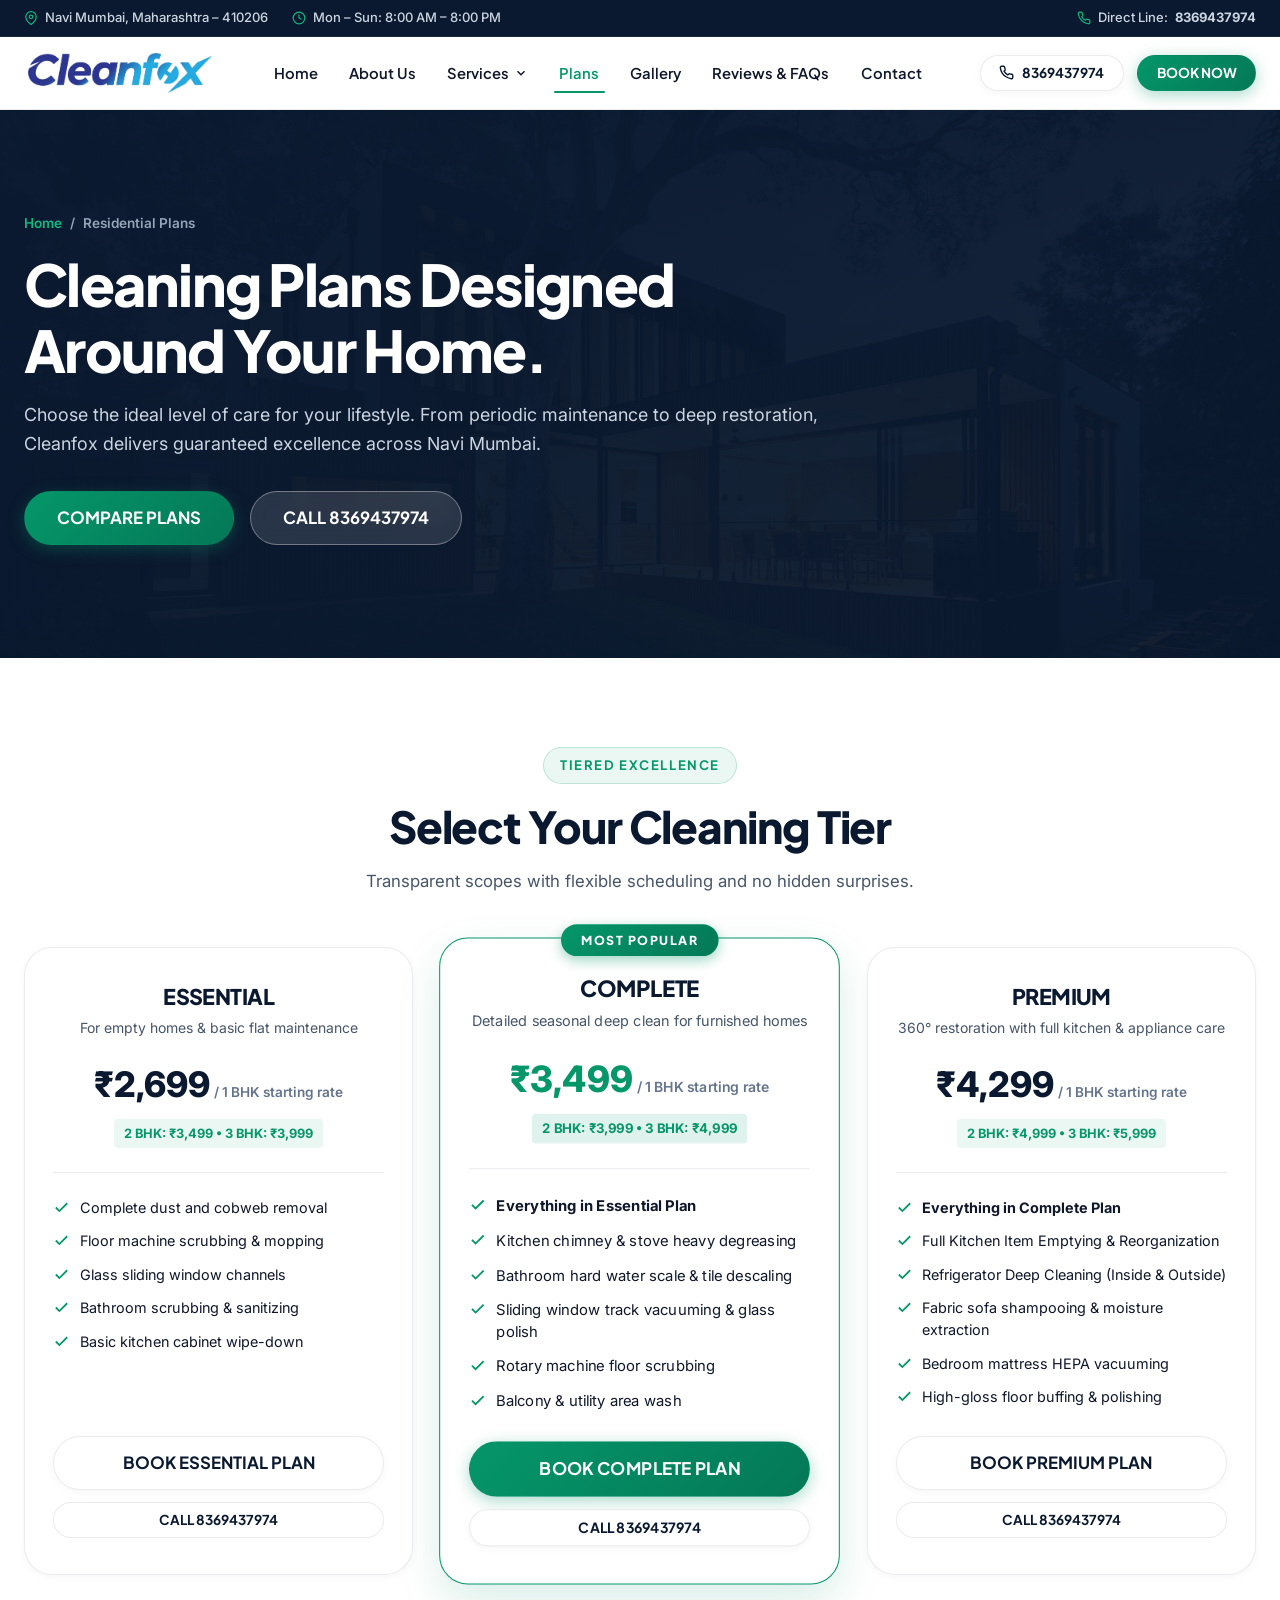
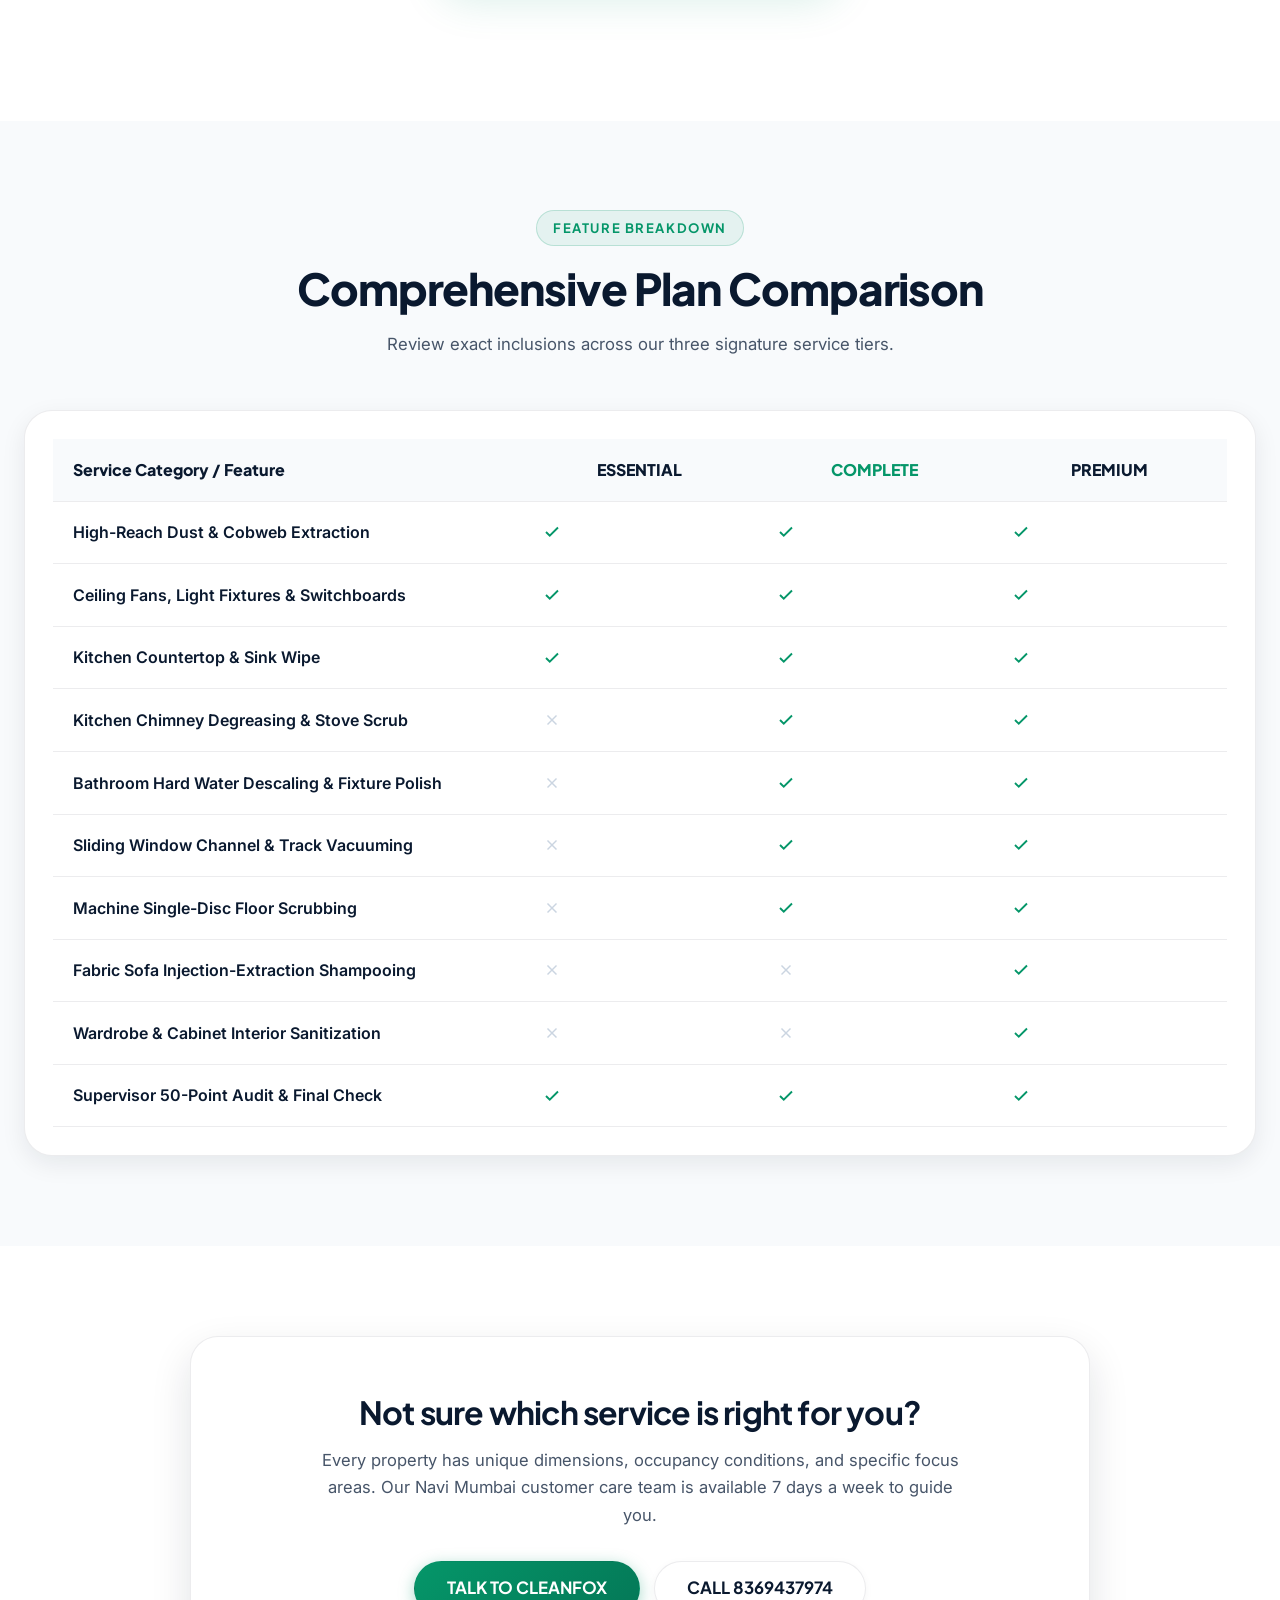
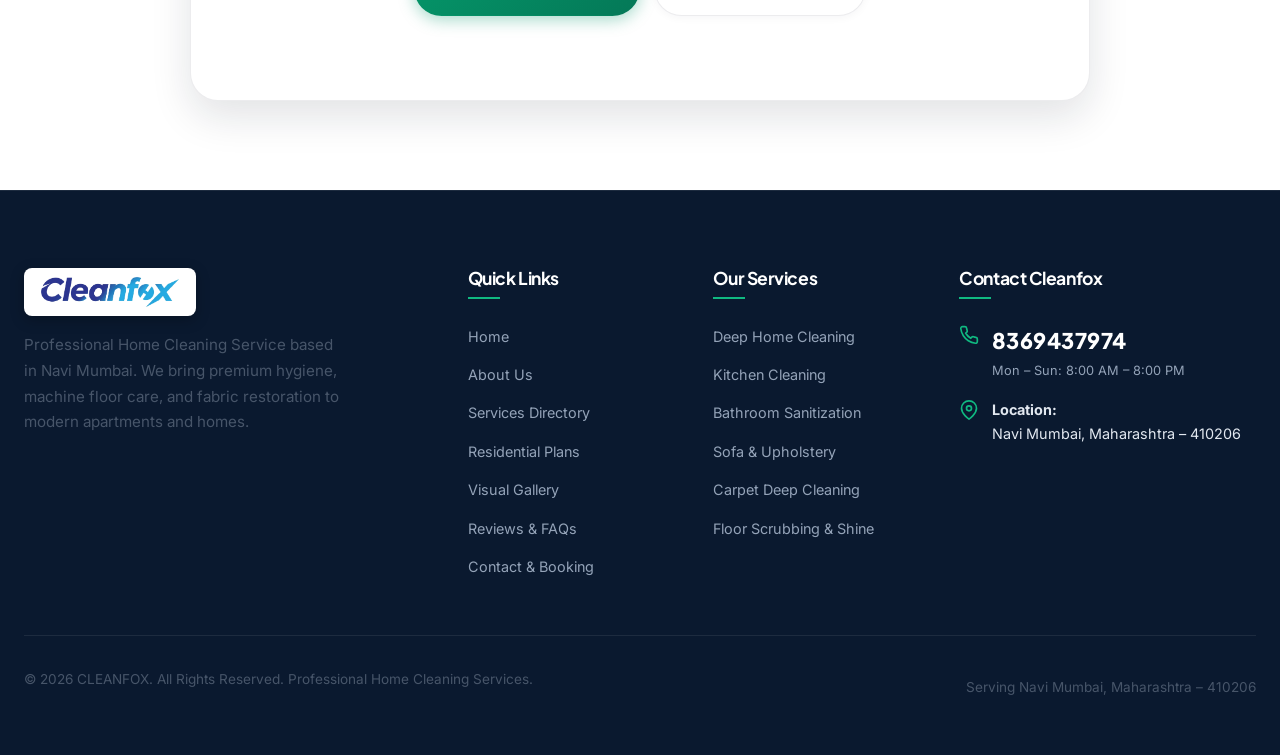
<file: plans.html>
<!DOCTYPE html>
<html lang="en">
<head>
  <meta charset="UTF-8">
  <meta name="viewport" content="width=device-width, initial-scale=1.0">
  <title>Residential Cleaning Plans | CLEANFOX Navi Mumbai | 8369437974</title>
  <meta name="description" content="Explore Cleanfox Residential Cleaning Plans: Essential, Complete, and Premium. Customized home cleaning packages for apartments and villas in Navi Mumbai.">
  <meta name="keywords" content="Cleaning plans Navi Mumbai, residential cleaning packages, deep clean quote Kharghar, house cleaning plans 410206">

  <!-- OpenGraph -->
  <meta property="og:title" content="Residential Cleaning Plans | CLEANFOX Navi Mumbai">
  <meta property="og:description" content="Cleaning Plans Designed Around Your Home. Essential, Complete, and Premium.">
  <meta property="og:type" content="website">

  <!-- Stylesheets -->
  <link rel="stylesheet" href="css/main.css">
  <link rel="stylesheet" href="css/components.css">
  <link rel="stylesheet" href="css/pages.css">

  <script type="application/ld+json">
  {
    "@context": "https://schema.org",
    "@type": "Product",
    "name": "Cleanfox Residential Cleaning Plans",
    "description": "Customized home cleaning packages designed around your property size and cleaning depth.",
    "brand": {
      "@type": "Brand",
      "name": "CLEANFOX"
    }
  }
  </script>
</head>
<body>

  <!-- Top Announcement Bar -->
  <div class="header-top-bar">
    <div class="container top-bar-inner">
      <div class="top-bar-left">
        <span class="top-bar-item">
          <svg viewBox="0 0 24 24" fill="none" stroke="currentColor" stroke-width="2"><path d="M21 10c0 7-9 13-9 13s-9-6-9-13a9 9 0 0 1 18 0z"></path><circle cx="12" cy="10" r="3"></circle></svg>
          Navi Mumbai, Maharashtra – 410206
        </span>
        <span class="top-bar-item">
          <svg viewBox="0 0 24 24" fill="none" stroke="currentColor" stroke-width="2"><circle cx="12" cy="12" r="10"></circle><polyline points="12 6 12 12 16 14"></polyline></svg>
          Mon – Sun: 8:00 AM – 8:00 PM
        </span>
      </div>
      <div class="top-bar-right">
        <a href="tel:8369437974" class="top-bar-item">
          <svg viewBox="0 0 24 24" fill="none" stroke="currentColor" stroke-width="2"><path d="M22 16.92v3a2 2 0 0 1-2.18 2 19.79 19.79 0 0 1-8.63-3.07 19.5 19.5 0 0 1-6-6 19.79 19.79 0 0 1-3.07-8.67A2 2 0 0 1 4.11 2h3a2 2 0 0 1 2 1.72 12.84 12.84 0 0 0 .7 2.81 2 2 0 0 1-.45 2.11L8.09 9.91a16 16 0 0 0 6 6l1.27-1.27a2 2 0 0 1 2.11-.45 12.84 12.84 0 0 0 2.81.7A2 2 0 0 1 22 16.92z"></path></svg>
          Direct Line: <strong>8369437974</strong>
        </a>
      </div>
    </div>
  </div>

    <!-- Sticky Main Navigation -->
  <header class="site-header" id="siteHeader">
    <div class="container header-container">
      <a href="index.html" class="brand-logo" aria-label="Cleanfox Home"><img src="images/logo.png" alt="Cleanfox Logo" class="brand-logo-img"></a>

      <!-- Desktop Nav -->
      <nav aria-label="Primary Navigation">
        <ul class="nav-menu">
          <li class="nav-item"><a href="index.html" class="nav-link">Home</a></li>
          <li class="nav-item"><a href="about.html" class="nav-link">About Us</a></li>
          <li class="nav-item">
            <a href="services.html" class="nav-link">
              Services
              <svg class="dropdown-chevron" viewBox="0 0 24 24" fill="none" stroke="currentColor" stroke-width="2.5"><polyline points="6 9 12 15 18 9"></polyline></svg>
            </a>
            <div class="nav-dropdown-menu">
              <a href="services.html" class="dropdown-link">
                <svg viewBox="0 0 24 24" fill="none" stroke="currentColor" stroke-width="2"><rect x="3" y="3" width="7" height="7"></rect><rect x="14" y="3" width="7" height="7"></rect><rect x="14" y="14" width="7" height="7"></rect><rect x="3" y="14" width="7" height="7"></rect></svg>
                All 10 Services Directory
              </a>
              <div class="dropdown-divider"></div>
              <a href="deep-cleaning.html" class="dropdown-link">
                <svg viewBox="0 0 24 24" fill="none" stroke="currentColor" stroke-width="2"><polygon points="12 2 15.09 8.26 22 9.27 17 14.14 18.18 21.02 12 17.77 5.82 21.02 7 14.14 2 9.27 8.91 8.26 12 2"></polygon></svg>
                Deep Home Cleaning
              </a>
              <a href="kitchen-bathroom.html" class="dropdown-link">
                <svg viewBox="0 0 24 24" fill="none" stroke="currentColor" stroke-width="2"><path d="M12 22s8-4 8-10V5l-8-3-8 3v7c0 6 8 10 8 10z"></path></svg>
                Kitchen & Bathroom
              </a>
              <a href="sofa-carpet.html" class="dropdown-link">
                <svg viewBox="0 0 24 24" fill="none" stroke="currentColor" stroke-width="2"><path d="M4 18v3M20 18v3M4 11h16M2 14h20M6 11V7a2 2 0 0 1 2-2h8a2 2 0 0 1 2 2v4"></path></svg>
                Sofa & Carpet Care
              </a>
            </div>
          </li>
          <li class="nav-item"><a href="plans.html" class="nav-link">Plans</a></li>
          <li class="nav-item"><a href="gallery.html" class="nav-link">Gallery</a></li>
          <li class="nav-item"><a href="reviews-faqs.html" class="nav-link">Reviews & FAQs</a></li>
          <li class="nav-item"><a href="contact.html" class="nav-link">Contact</a></li>
        </ul>
      </nav>

      <div class="nav-actions">
        <a href="tel:8369437974" class="btn btn-secondary btn-sm" aria-label="Call Cleanfox">
          <svg width="15" height="15" viewBox="0 0 24 24" fill="none" stroke="currentColor" stroke-width="2.2"><path d="M22 16.92v3a2 2 0 0 1-2.18 2 19.79 19.79 0 0 1-8.63-3.07 19.5 19.5 0 0 1-6-6 19.79 19.79 0 0 1-3.07-8.67A2 2 0 0 1 4.11 2h3a2 2 0 0 1 2 1.72 12.84 12.84 0 0 0 .7 2.81 2 2 0 0 1-.45 2.11L8.09 9.91a16 16 0 0 0 6 6l1.27-1.27a2 2 0 0 1 2.11-.45 12.84 12.84 0 0 0 2.81.7A2 2 0 0 1 22 16.92z"></path></svg>
          8369437974
        </a>
        <a href="contact.html" class="btn btn-primary btn-sm">BOOK NOW</a>
        <button class="mobile-toggle" aria-label="Toggle navigation menu">
          <svg viewBox="0 0 24 24" fill="none" stroke="currentColor" stroke-width="2.5"><line x1="3" y1="12" x2="21" y2="12"></line><line x1="3" y1="6" x2="21" y2="6"></line><line x1="3" y1="18" x2="21" y2="18"></line></svg>
        </button>
      </div>
    </div>
  </header>

  <!-- Mobile Drawer -->
  <div class="mobile-drawer">
    <div class="drawer-content">
      <div class="drawer-header">
        <a href="index.html" class="brand-logo" aria-label="Cleanfox Home"><img src="images/logo.png" alt="Cleanfox Logo" class="brand-logo-img"></a>
        <button class="drawer-close" aria-label="Close menu">
          <svg width="22" height="22" viewBox="0 0 24 24" fill="none" stroke="currentColor" stroke-width="2"><line x1="18" y1="6" x2="6" y2="18"></line><line x1="6" y1="6" x2="18" y2="18"></line></svg>
        </button>
      </div>

      <div class="drawer-section-title">Navigation</div>
      <ul class="drawer-nav">
        <li><a href="index.html">Home</a></li>
        <li><a href="about.html">About Us</a></li>
        <li><a href="plans.html">Residential Plans</a></li>
        <li><a href="gallery.html">Visual Gallery</a></li>
        <li><a href="reviews-faqs.html">Reviews & FAQs</a></li>
        <li><a href="contact.html">Contact / Book Now</a></li>
      </ul>

      <div class="drawer-section-title">Specialized Services</div>
      <ul class="drawer-nav">
        <li><a href="services.html">All 10 Services Directory</a></li>
        <li><a href="deep-cleaning.html">Deep Home Cleaning</a></li>
        <li><a href="kitchen-bathroom.html">Kitchen & Bathroom</a></li>
        <li><a href="sofa-carpet.html">Sofa & Carpet</a></li>
      </ul>

      <div class="drawer-footer">
        <a href="tel:8369437974" class="btn btn-primary btn-lg" style="width: 100%;">
          <svg width="18" height="18" viewBox="0 0 24 24" fill="none" stroke="currentColor" stroke-width="2.2"><path d="M22 16.92v3a2 2 0 0 1-2.18 2 19.79 19.79 0 0 1-8.63-3.07 19.5 19.5 0 0 1-6-6 19.79 19.79 0 0 1-3.07-8.67A2 2 0 0 1 4.11 2h3a2 2 0 0 1 2 1.72 12.84 12.84 0 0 0 .7 2.81 2 2 0 0 1-.45 2.11L8.09 9.91a16 16 0 0 0 6 6l1.27-1.27a2 2 0 0 1 2.11-.45 12.84 12.84 0 0 0 2.81.7A2 2 0 0 1 22 16.92z"></path></svg>
          Call 8369437974
        </a>
      </div>
    </div>
  </div>
  </div>

  <main>
    <!-- PAGE HERO BANNER -->
    <section class="page-hero">
      <img src="images/hero/hero-6.jpg" alt="Residential Cleaning Plans in Navi Mumbai" class="page-hero-bg">
      <div class="page-hero-overlay"></div>
      <div class="container">
        <div class="page-hero-content">
          <div class="breadcrumb-nav">
            <a href="index.html">Home</a>
            <span>/</span>
            <span>Residential Plans</span>
          </div>
          <h1 class="page-hero-title">Cleaning Plans Designed<br>Around Your Home.</h1>
          <p class="page-hero-desc">
            Choose the ideal level of care for your lifestyle. From periodic maintenance to deep restoration, Cleanfox delivers guaranteed excellence across Navi Mumbai.
          </p>
          <div class="hero-cta-group">
            <a href="#plansComparison" class="btn btn-primary btn-lg">COMPARE PLANS</a>
            <a href="tel:8369437974" class="btn btn-outline-light btn-lg">CALL 8369437974</a>
          </div>
        </div>
      </div>
    </section>

    <!-- SECTION 1: 3 CURATED TIER CARDS -->
    <section class="section-spacing">
      <div class="container">
        <div class="section-header">
          <div class="section-tag">Tiered Excellence</div>
          <h2 class="section-title">Select Your Cleaning Tier</h2>
          <p class="section-desc">Transparent scopes with flexible scheduling and no hidden surprises.</p>
        </div>

        <div class="plans-grid">
          <!-- 1. ESSENTIAL -->
          <div class="plan-card">
            <div class="plan-header">
              <h3 class="plan-name">ESSENTIAL</h3>
              <p class="plan-tagline">For empty homes & basic flat maintenance</p>
              <div class="plan-price-wrap" style="margin-top: 0.75rem;">
                <span class="plan-price" style="font-size: 2.2rem; font-weight: 800; color: var(--primary-navy);">₹2,699</span>
                <span class="plan-period" style="font-size: 0.85rem; color: var(--text-light); font-weight: 600;">/ 1 BHK starting rate</span>
              </div>
              <div style="font-size: 0.8rem; color: var(--brand-emerald); font-weight: 700; margin-top: 0.35rem; background: rgba(5, 150, 105, 0.08); padding: 4px 10px; border-radius: 4px; display: inline-block;">
                2 BHK: ₹3,499 &bull; 3 BHK: ₹3,999
              </div>
            </div>
            <ul class="plan-features-list">
              <li><svg viewBox="0 0 24 24" fill="none" stroke="currentColor" stroke-width="2.5"><polyline points="20 6 9 17 4 12"></polyline></svg> Complete dust and cobweb removal</li>
              <li><svg viewBox="0 0 24 24" fill="none" stroke="currentColor" stroke-width="2.5"><polyline points="20 6 9 17 4 12"></polyline></svg> Floor machine scrubbing & mopping</li>
              <li><svg viewBox="0 0 24 24" fill="none" stroke="currentColor" stroke-width="2.5"><polyline points="20 6 9 17 4 12"></polyline></svg> Glass sliding window channels</li>
              <li><svg viewBox="0 0 24 24" fill="none" stroke="currentColor" stroke-width="2.5"><polyline points="20 6 9 17 4 12"></polyline></svg> Bathroom scrubbing & sanitizing</li>
              <li><svg viewBox="0 0 24 24" fill="none" stroke="currentColor" stroke-width="2.5"><polyline points="20 6 9 17 4 12"></polyline></svg> Basic kitchen cabinet wipe-down</li>
            </ul>
            <div style="display: flex; flex-direction: column; gap: 0.75rem;">
              <a href="contact.html" class="btn btn-secondary btn-lg" style="width: 100%;">BOOK ESSENTIAL PLAN</a>
              <a href="tel:8369437974" class="btn btn-outline-light btn-sm" style="color: var(--primary-navy); border-color: var(--border-subtle); text-align: center;">CALL 8369437974</a>
            </div>
          </div>

          <!-- 2. COMPLETE (FEATURED) -->
          <div class="plan-card featured">
            <div class="plan-featured-badge">MOST POPULAR</div>
            <div class="plan-header">
              <h3 class="plan-name">COMPLETE</h3>
              <p class="plan-tagline">Detailed seasonal deep clean for furnished homes</p>
              <div class="plan-price-wrap" style="margin-top: 0.75rem;">
                <span class="plan-price" style="font-size: 2.2rem; font-weight: 800; color: var(--brand-emerald);">₹3,499</span>
                <span class="plan-period" style="font-size: 0.85rem; color: var(--text-light); font-weight: 600;">/ 1 BHK starting rate</span>
              </div>
              <div style="font-size: 0.8rem; color: var(--brand-emerald); font-weight: 700; margin-top: 0.35rem; background: rgba(5, 150, 105, 0.12); padding: 4px 10px; border-radius: 4px; display: inline-block;">
                2 BHK: ₹3,999 &bull; 3 BHK: ₹4,999
              </div>
            </div>
            <ul class="plan-features-list">
              <li><svg viewBox="0 0 24 24" fill="none" stroke="currentColor" stroke-width="2.5"><polyline points="20 6 9 17 4 12"></polyline></svg> <strong>Everything in Essential Plan</strong></li>
              <li><svg viewBox="0 0 24 24" fill="none" stroke="currentColor" stroke-width="2.5"><polyline points="20 6 9 17 4 12"></polyline></svg> Kitchen chimney & stove heavy degreasing</li>
              <li><svg viewBox="0 0 24 24" fill="none" stroke="currentColor" stroke-width="2.5"><polyline points="20 6 9 17 4 12"></polyline></svg> Bathroom hard water scale & tile descaling</li>
              <li><svg viewBox="0 0 24 24" fill="none" stroke="currentColor" stroke-width="2.5"><polyline points="20 6 9 17 4 12"></polyline></svg> Sliding window track vacuuming & glass polish</li>
              <li><svg viewBox="0 0 24 24" fill="none" stroke="currentColor" stroke-width="2.5"><polyline points="20 6 9 17 4 12"></polyline></svg> Rotary machine floor scrubbing</li>
              <li><svg viewBox="0 0 24 24" fill="none" stroke="currentColor" stroke-width="2.5"><polyline points="20 6 9 17 4 12"></polyline></svg> Balcony & utility area wash</li>
            </ul>
            <div style="display: flex; flex-direction: column; gap: 0.75rem;">
              <a href="contact.html" class="btn btn-primary btn-lg" style="width: 100%;">BOOK COMPLETE PLAN</a>
              <a href="tel:8369437974" class="btn btn-secondary btn-sm" style="text-align: center;">CALL 8369437974</a>
            </div>
          </div>

          <!-- 3. PREMIUM -->
          <div class="plan-card">
            <div class="plan-header">
              <h3 class="plan-name">PREMIUM</h3>
              <p class="plan-tagline">360° restoration with full kitchen & appliance care</p>
              <div class="plan-price-wrap" style="margin-top: 0.75rem;">
                <span class="plan-price" style="font-size: 2.2rem; font-weight: 800; color: var(--primary-navy);">₹4,299</span>
                <span class="plan-period" style="font-size: 0.85rem; color: var(--text-light); font-weight: 600;">/ 1 BHK starting rate</span>
              </div>
              <div style="font-size: 0.8rem; color: var(--brand-emerald); font-weight: 700; margin-top: 0.35rem; background: rgba(5, 150, 105, 0.08); padding: 4px 10px; border-radius: 4px; display: inline-block;">
                2 BHK: ₹4,999 &bull; 3 BHK: ₹5,999
              </div>
            </div>
            <ul class="plan-features-list">
              <li><svg viewBox="0 0 24 24" fill="none" stroke="currentColor" stroke-width="2.5"><polyline points="20 6 9 17 4 12"></polyline></svg> <strong>Everything in Complete Plan</strong></li>
              <li><svg viewBox="0 0 24 24" fill="none" stroke="currentColor" stroke-width="2.5"><polyline points="20 6 9 17 4 12"></polyline></svg> Full Kitchen Item Emptying & Reorganization</li>
              <li><svg viewBox="0 0 24 24" fill="none" stroke="currentColor" stroke-width="2.5"><polyline points="20 6 9 17 4 12"></polyline></svg> Refrigerator Deep Cleaning (Inside & Outside)</li>
              <li><svg viewBox="0 0 24 24" fill="none" stroke="currentColor" stroke-width="2.5"><polyline points="20 6 9 17 4 12"></polyline></svg> Fabric sofa shampooing & moisture extraction</li>
              <li><svg viewBox="0 0 24 24" fill="none" stroke="currentColor" stroke-width="2.5"><polyline points="20 6 9 17 4 12"></polyline></svg> Bedroom mattress HEPA vacuuming</li>
              <li><svg viewBox="0 0 24 24" fill="none" stroke="currentColor" stroke-width="2.5"><polyline points="20 6 9 17 4 12"></polyline></svg> High-gloss floor buffing & polishing</li>
            </ul>
            <div style="display: flex; flex-direction: column; gap: 0.75rem;">
              <a href="contact.html" class="btn btn-secondary btn-lg" style="width: 100%;">BOOK PREMIUM PLAN</a>
              <a href="tel:8369437974" class="btn btn-outline-light btn-sm" style="color: var(--primary-navy); border-color: var(--border-subtle); text-align: center;">CALL 8369437974</a>
            </div>
          </div>
        </div>
      </div>
    </section>

    <!-- SECTION 2: COMPARISON MATRIX TABLE -->
    <section class="section-spacing bg-subtle" id="plansComparison">
      <div class="container">
        <div class="section-header">
          <div class="section-tag">Feature Breakdown</div>
          <h2 class="section-title">Comprehensive Plan Comparison</h2>
          <p class="section-desc">Review exact inclusions across our three signature service tiers.</p>
        </div>

        <div class="comparison-table-wrapper">
          <table class="comparison-table" aria-label="Cleaning Plan Comparison Table">
            <thead>
              <tr>
                <th style="width: 40%;">Service Category / Feature</th>
                <th style="width: 20%; text-align: center;">ESSENTIAL</th>
                <th style="width: 20%; text-align: center; color: var(--brand-emerald);">COMPLETE</th>
                <th style="width: 20%; text-align: center;">PREMIUM</th>
              </tr>
            </thead>
            <tbody>
              <tr>
                <td>High-Reach Dust & Cobweb Extraction</td>
                <td style="text-align: center;"><svg class="check-icon" viewBox="0 0 24 24" fill="none" stroke="currentColor" stroke-width="2.5"><polyline points="20 6 9 17 4 12"></polyline></svg></td>
                <td style="text-align: center;"><svg class="check-icon" viewBox="0 0 24 24" fill="none" stroke="currentColor" stroke-width="2.5"><polyline points="20 6 9 17 4 12"></polyline></svg></td>
                <td style="text-align: center;"><svg class="check-icon" viewBox="0 0 24 24" fill="none" stroke="currentColor" stroke-width="2.5"><polyline points="20 6 9 17 4 12"></polyline></svg></td>
              </tr>
              <tr>
                <td>Ceiling Fans, Light Fixtures & Switchboards</td>
                <td style="text-align: center;"><svg class="check-icon" viewBox="0 0 24 24" fill="none" stroke="currentColor" stroke-width="2.5"><polyline points="20 6 9 17 4 12"></polyline></svg></td>
                <td style="text-align: center;"><svg class="check-icon" viewBox="0 0 24 24" fill="none" stroke="currentColor" stroke-width="2.5"><polyline points="20 6 9 17 4 12"></polyline></svg></td>
                <td style="text-align: center;"><svg class="check-icon" viewBox="0 0 24 24" fill="none" stroke="currentColor" stroke-width="2.5"><polyline points="20 6 9 17 4 12"></polyline></svg></td>
              </tr>
              <tr>
                <td>Kitchen Countertop & Sink Wipe</td>
                <td style="text-align: center;"><svg class="check-icon" viewBox="0 0 24 24" fill="none" stroke="currentColor" stroke-width="2.5"><polyline points="20 6 9 17 4 12"></polyline></svg></td>
                <td style="text-align: center;"><svg class="check-icon" viewBox="0 0 24 24" fill="none" stroke="currentColor" stroke-width="2.5"><polyline points="20 6 9 17 4 12"></polyline></svg></td>
                <td style="text-align: center;"><svg class="check-icon" viewBox="0 0 24 24" fill="none" stroke="currentColor" stroke-width="2.5"><polyline points="20 6 9 17 4 12"></polyline></svg></td>
              </tr>
              <tr>
                <td>Kitchen Chimney Degreasing & Stove Scrub</td>
                <td style="text-align: center;"><svg class="cross-icon" viewBox="0 0 24 24" fill="none" stroke="currentColor" stroke-width="2"><line x1="18" y1="6" x2="6" y2="18"></line><line x1="6" y1="6" x2="18" y2="18"></line></svg></td>
                <td style="text-align: center;"><svg class="check-icon" viewBox="0 0 24 24" fill="none" stroke="currentColor" stroke-width="2.5"><polyline points="20 6 9 17 4 12"></polyline></svg></td>
                <td style="text-align: center;"><svg class="check-icon" viewBox="0 0 24 24" fill="none" stroke="currentColor" stroke-width="2.5"><polyline points="20 6 9 17 4 12"></polyline></svg></td>
              </tr>
              <tr>
                <td>Bathroom Hard Water Descaling & Fixture Polish</td>
                <td style="text-align: center;"><svg class="cross-icon" viewBox="0 0 24 24" fill="none" stroke="currentColor" stroke-width="2"><line x1="18" y1="6" x2="6" y2="18"></line><line x1="6" y1="6" x2="18" y2="18"></line></svg></td>
                <td style="text-align: center;"><svg class="check-icon" viewBox="0 0 24 24" fill="none" stroke="currentColor" stroke-width="2.5"><polyline points="20 6 9 17 4 12"></polyline></svg></td>
                <td style="text-align: center;"><svg class="check-icon" viewBox="0 0 24 24" fill="none" stroke="currentColor" stroke-width="2.5"><polyline points="20 6 9 17 4 12"></polyline></svg></td>
              </tr>
              <tr>
                <td>Sliding Window Channel & Track Vacuuming</td>
                <td style="text-align: center;"><svg class="cross-icon" viewBox="0 0 24 24" fill="none" stroke="currentColor" stroke-width="2"><line x1="18" y1="6" x2="6" y2="18"></line><line x1="6" y1="6" x2="18" y2="18"></line></svg></td>
                <td style="text-align: center;"><svg class="check-icon" viewBox="0 0 24 24" fill="none" stroke="currentColor" stroke-width="2.5"><polyline points="20 6 9 17 4 12"></polyline></svg></td>
                <td style="text-align: center;"><svg class="check-icon" viewBox="0 0 24 24" fill="none" stroke="currentColor" stroke-width="2.5"><polyline points="20 6 9 17 4 12"></polyline></svg></td>
              </tr>
              <tr>
                <td>Machine Single-Disc Floor Scrubbing</td>
                <td style="text-align: center;"><svg class="cross-icon" viewBox="0 0 24 24" fill="none" stroke="currentColor" stroke-width="2"><line x1="18" y1="6" x2="6" y2="18"></line><line x1="6" y1="6" x2="18" y2="18"></line></svg></td>
                <td style="text-align: center;"><svg class="check-icon" viewBox="0 0 24 24" fill="none" stroke="currentColor" stroke-width="2.5"><polyline points="20 6 9 17 4 12"></polyline></svg></td>
                <td style="text-align: center;"><svg class="check-icon" viewBox="0 0 24 24" fill="none" stroke="currentColor" stroke-width="2.5"><polyline points="20 6 9 17 4 12"></polyline></svg></td>
              </tr>
              <tr>
                <td>Fabric Sofa Injection-Extraction Shampooing</td>
                <td style="text-align: center;"><svg class="cross-icon" viewBox="0 0 24 24" fill="none" stroke="currentColor" stroke-width="2"><line x1="18" y1="6" x2="6" y2="18"></line><line x1="6" y1="6" x2="18" y2="18"></line></svg></td>
                <td style="text-align: center;"><svg class="cross-icon" viewBox="0 0 24 24" fill="none" stroke="currentColor" stroke-width="2"><line x1="18" y1="6" x2="6" y2="18"></line><line x1="6" y1="6" x2="18" y2="18"></line></svg></td>
                <td style="text-align: center;"><svg class="check-icon" viewBox="0 0 24 24" fill="none" stroke="currentColor" stroke-width="2.5"><polyline points="20 6 9 17 4 12"></polyline></svg></td>
              </tr>
              <tr>
                <td>Wardrobe & Cabinet Interior Sanitization</td>
                <td style="text-align: center;"><svg class="cross-icon" viewBox="0 0 24 24" fill="none" stroke="currentColor" stroke-width="2"><line x1="18" y1="6" x2="6" y2="18"></line><line x1="6" y1="6" x2="18" y2="18"></line></svg></td>
                <td style="text-align: center;"><svg class="cross-icon" viewBox="0 0 24 24" fill="none" stroke="currentColor" stroke-width="2"><line x1="18" y1="6" x2="6" y2="18"></line><line x1="6" y1="6" x2="18" y2="18"></line></svg></td>
                <td style="text-align: center;"><svg class="check-icon" viewBox="0 0 24 24" fill="none" stroke="currentColor" stroke-width="2.5"><polyline points="20 6 9 17 4 12"></polyline></svg></td>
              </tr>
              <tr>
                <td>Supervisor 50-Point Audit & Final Check</td>
                <td style="text-align: center;"><svg class="check-icon" viewBox="0 0 24 24" fill="none" stroke="currentColor" stroke-width="2.5"><polyline points="20 6 9 17 4 12"></polyline></svg></td>
                <td style="text-align: center;"><svg class="check-icon" viewBox="0 0 24 24" fill="none" stroke="currentColor" stroke-width="2.5"><polyline points="20 6 9 17 4 12"></polyline></svg></td>
                <td style="text-align: center;"><svg class="check-icon" viewBox="0 0 24 24" fill="none" stroke="currentColor" stroke-width="2.5"><polyline points="20 6 9 17 4 12"></polyline></svg></td>
              </tr>
            </tbody>
          </table>
        </div>
      </div>
    </section>

    <!-- SECTION 3: NOT SURE WHICH SERVICE IS RIGHT FOR YOU -->
    <section class="section-spacing">
      <div class="container">
        <div style="background: #FFFFFF; border-radius: var(--radius-xl); border: 1px solid var(--border-subtle); padding: 3.5rem; text-align: center; box-shadow: var(--shadow-lg); max-width: 900px; margin: 0 auto;">
          <h3 style="font-size: 2rem; color: var(--primary-navy); margin-bottom: 1rem;">Not sure which service is right for you?</h3>
          <p class="lead-text" style="color: var(--text-muted); max-width: 650px; margin: 0 auto 2rem;">
            Every property has unique dimensions, occupancy conditions, and specific focus areas. Our Navi Mumbai customer care team is available 7 days a week to guide you.
          </p>
          <div class="cta-buttons-row">
            <a href="contact.html" class="btn btn-primary btn-lg">TALK TO CLEANFOX</a>
            <a href="tel:8369437974" class="btn btn-secondary btn-lg">CALL 8369437974</a>
          </div>
        </div>
      </div>
    </section>
  </main>

  <!-- Multi-Column Luxury Footer -->
  <footer class="site-footer">
    <div class="container">
      <div class="footer-grid">
        <div class="footer-brand">
          <a href="index.html" class="brand-logo"><img src="images/logo.png" alt="Cleanfox Logo" class="brand-logo-img"></a>
          <p class="footer-about">
            Professional Home Cleaning Service based in Navi Mumbai. We bring premium hygiene, machine floor care, and fabric restoration to modern apartments and homes.
          </p>
        </div>
        <div>
          <h4 class="footer-heading">Quick Links</h4>
          <ul class="footer-links">
            <li><a href="index.html">Home</a></li>
            <li><a href="about.html">About Us</a></li>
            <li><a href="services.html">Services Directory</a></li>
            <li><a href="plans.html">Residential Plans</a></li>
            <li><a href="gallery.html">Visual Gallery</a></li>
            <li><a href="reviews-faqs.html">Reviews & FAQs</a></li>
            <li><a href="contact.html">Contact & Booking</a></li>
          </ul>
        </div>
        <div>
          <h4 class="footer-heading">Our Services</h4>
          <ul class="footer-links">
            <li><a href="deep-cleaning.html">Deep Home Cleaning</a></li>
            <li><a href="kitchen-bathroom.html">Kitchen Cleaning</a></li>
            <li><a href="kitchen-bathroom.html">Bathroom Sanitization</a></li>
            <li><a href="sofa-carpet.html">Sofa & Upholstery</a></li>
            <li><a href="sofa-carpet.html">Carpet Deep Cleaning</a></li>
            <li><a href="services.html">Floor Scrubbing & Shine</a></li>
          </ul>
        </div>
        <div>
          <h4 class="footer-heading">Contact Cleanfox</h4>
          <ul class="footer-contact-list">
            <li class="footer-contact-item">
              <svg viewBox="0 0 24 24" fill="none" stroke="currentColor" stroke-width="2"><path d="M22 16.92v3a2 2 0 0 1-2.18 2 19.79 19.79 0 0 1-8.63-3.07 19.5 19.5 0 0 1-6-6 19.79 19.79 0 0 1-3.07-8.67A2 2 0 0 1 4.11 2h3a2 2 0 0 1 2 1.72 12.84 12.84 0 0 0 .7 2.81 2 2 0 0 1-.45 2.11L8.09 9.91a16 16 0 0 0 6 6l1.27-1.27a2 2 0 0 1 2.11-.45 12.84 12.84 0 0 0 2.81.7A2 2 0 0 1 22 16.92z"></path></svg>
              <div>
                <a href="tel:8369437974" class="footer-phone-big">8369437974</a>
                <span style="font-size: 0.8rem; color: #94A3B8;">Mon – Sun: 8:00 AM – 8:00 PM</span>
              </div>
            </li>
            <li class="footer-contact-item">
              <svg viewBox="0 0 24 24" fill="none" stroke="currentColor" stroke-width="2"><path d="M21 10c0 7-9 13-9 13s-9-6-9-13a9 9 0 0 1 18 0z"></path><circle cx="12" cy="10" r="3"></circle></svg>
              <div>
                <strong>Location:</strong><br>
                Navi Mumbai, Maharashtra – 410206
              </div>
            </li>
          </ul>
        </div>
      </div>
      <div class="footer-bottom">
        <p>© 2026 CLEANFOX. All Rights Reserved. Professional Home Cleaning Services.</p>
        <p>Serving Navi Mumbai, Maharashtra – 410206</p>
      </div>
    </div>
  </footer>

  <!-- Sticky Mobile Action Bar -->
  <div class="mobile-bottom-bar" aria-label="Mobile Quick Actions">
    <div class="bottom-bar-grid">
      <a href="tel:8369437974" class="bottom-bar-btn bottom-btn-call">
        <svg viewBox="0 0 24 24" fill="none" stroke="currentColor" stroke-width="2.2"><path d="M22 16.92v3a2 2 0 0 1-2.18 2 19.79 19.79 0 0 1-8.63-3.07 19.5 19.5 0 0 1-6-6 19.79 19.79 0 0 1-3.07-8.67A2 2 0 0 1 4.11 2h3a2 2 0 0 1 2 1.72 12.84 12.84 0 0 0 .7 2.81 2 2 0 0 1-.45 2.11L8.09 9.91a16 16 0 0 0 6 6l1.27-1.27a2 2 0 0 1 2.11-.45 12.84 12.84 0 0 0 2.81.7A2 2 0 0 1 22 16.92z"></path></svg>
        <span>CALL</span>
      </a>
      <a href="https://wa.me/918369437974?text=Hi%20Cleanfox%2C%20I%20would%20like%20to%20inquire%20about%20residential%20cleaning%20plans." class="bottom-bar-btn bottom-btn-whatsapp" target="_blank" rel="noopener">
        <svg viewBox="0 0 24 24" fill="none" stroke="currentColor" stroke-width="2.2"><path d="M21 11.5a8.38 8.38 0 0 1-.9 3.8 8.5 8.5 0 0 1-7.6 4.7 8.38 8.38 0 0 1-3.8-.9L3 21l1.9-5.7a8.38 8.38 0 0 1-.9-3.8 8.5 8.5 0 0 1 4.7-7.6 8.38 8.38 0 0 1 3.8-.9h.5a8.48 8.48 0 0 1 8 8v.5z"></path></svg>
        <span>WHATSAPP</span>
      </a>
      <a href="contact.html" class="bottom-bar-btn bottom-btn-book">
        <svg viewBox="0 0 24 24" fill="none" stroke="currentColor" stroke-width="2.2"><rect x="3" y="4" width="18" height="18" rx="2" ry="2"></rect><line x1="16" y1="2" x2="16" y2="6"></line><line x1="8" y1="2" x2="8" y2="6"></line><line x1="3" y1="10" x2="21" y2="10"></line></svg>
        <span>BOOK NOW</span>
      </a>
    </div>
  </div>

  <script src="js/main.js"></script>
</body>
</html>
</file>
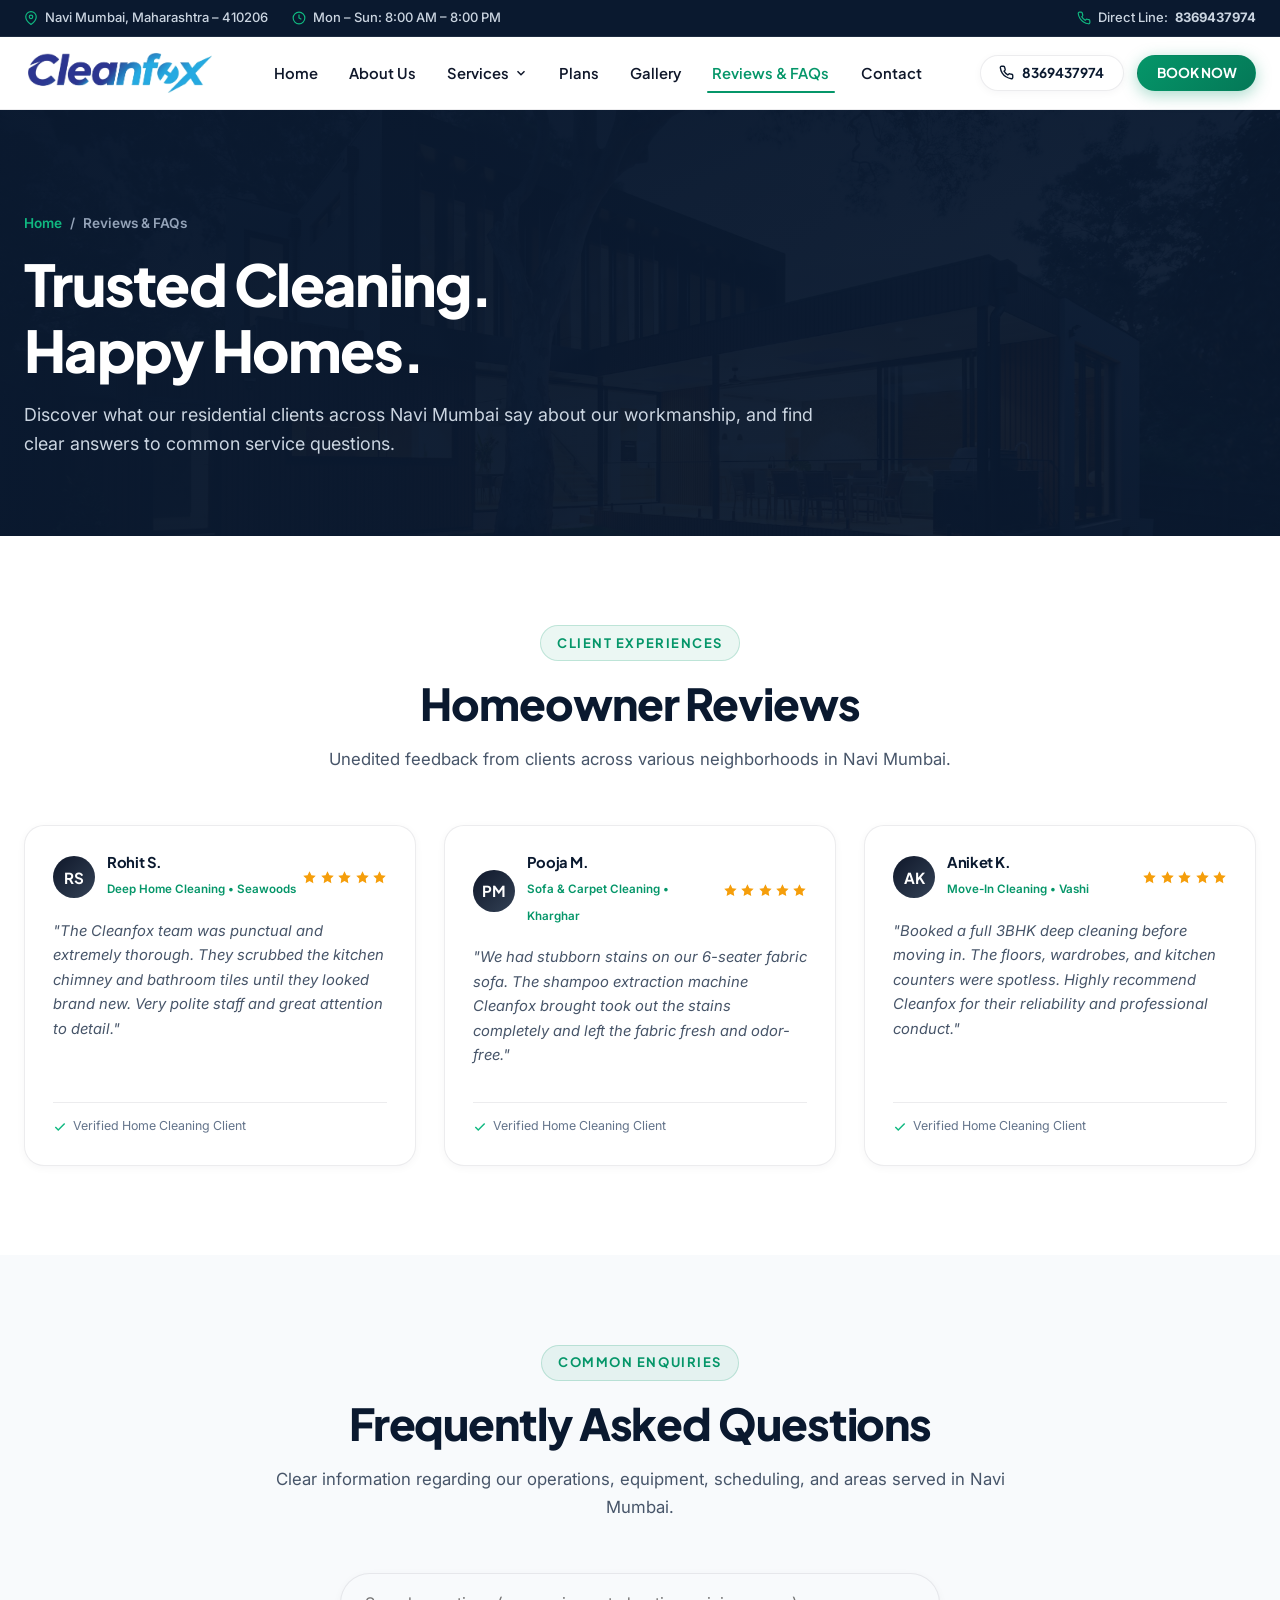
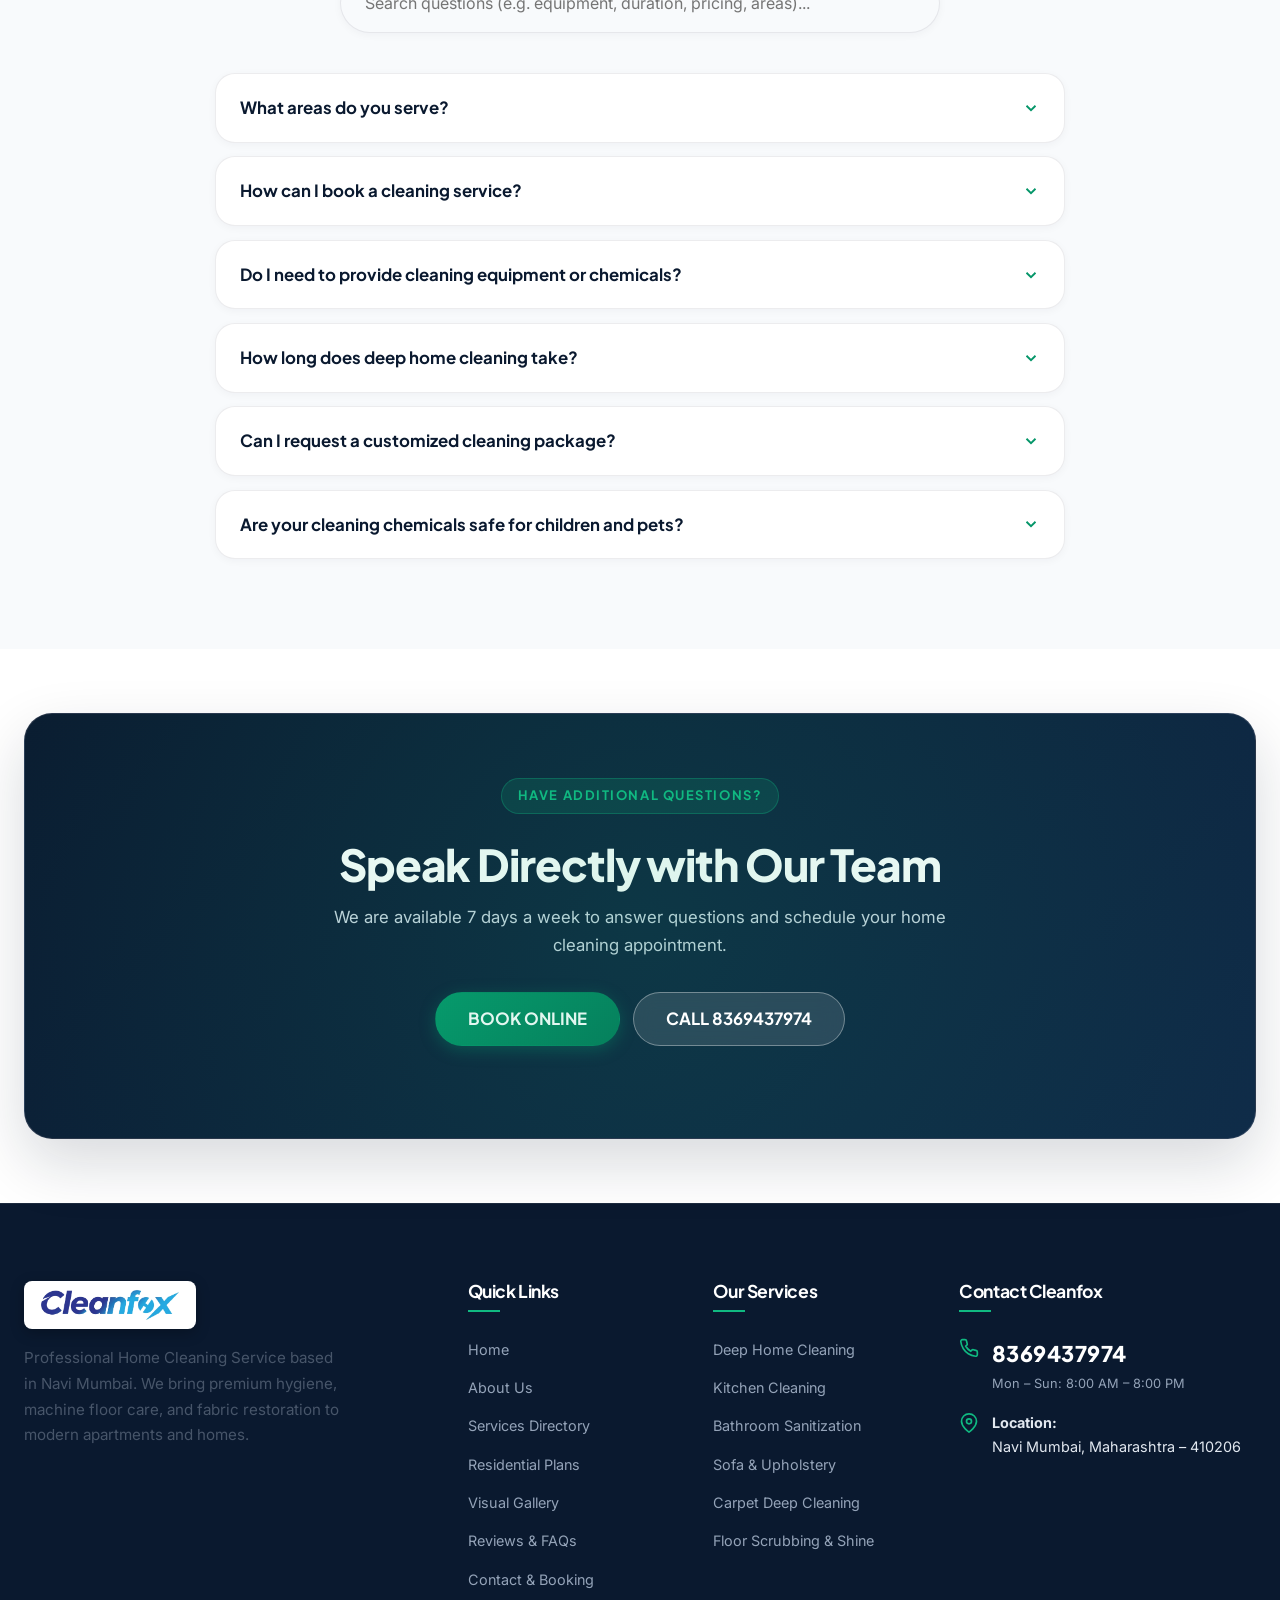
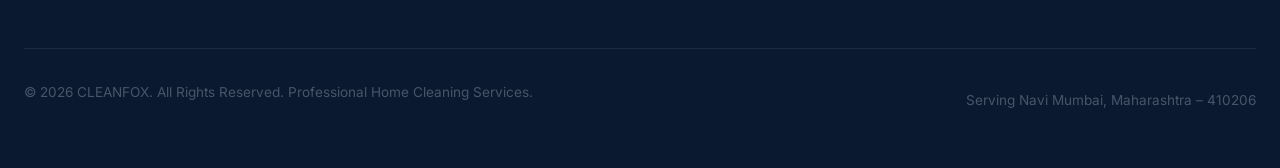
<file: reviews-faqs.html>
<!DOCTYPE html>
<html lang="en">
<head>
  <meta charset="UTF-8">
  <meta name="viewport" content="width=device-width, initial-scale=1.0">
  <title>Customer Reviews & FAQs | CLEANFOX Navi Mumbai | 8369437974</title>
  <meta name="description" content="Read customer feedback and frequently asked questions regarding Cleanfox home cleaning services in Navi Mumbai. Learn about our process, timing, and equipment.">
  <meta name="keywords" content="Cleanfox reviews, cleaning FAQs Navi Mumbai, home cleaning questions Kharghar, deep cleaning cost Vashi 410206">

  <!-- OpenGraph -->
  <meta property="og:title" content="Reviews & FAQs | CLEANFOX Navi Mumbai">
  <meta property="og:description" content="Trusted Cleaning. Happy Homes. Find answers to common questions.">
  <meta property="og:type" content="website">

  <!-- Stylesheets -->
  <link rel="stylesheet" href="css/main.css">
  <link rel="stylesheet" href="css/components.css">
  <link rel="stylesheet" href="css/pages.css">

  <script type="application/ld+json">
  {
    "@context": "https://schema.org",
    "@type": "FAQPage",
    "mainEntity": [
      {
        "@type": "Question",
        "name": "What areas do you serve?",
        "acceptedAnswer": {
          "@type": "Answer",
          "text": "Cleanfox is based in Navi Mumbai, Maharashtra – 410206 and proudly serves Kharghar, Panvel, Vashi, Nerul, Belapur, Seawoods, Ulwe, Airoli, Ghansoli, and surrounding residential nodes."
        }
      },
      {
        "@type": "Question",
        "name": "How can I book a cleaning service?",
        "acceptedAnswer": {
          "@type": "Answer",
          "text": "You can book directly by calling our customer line at 8369437974, messaging via WhatsApp, or submitting your property details through our online booking form."
        }
      },
      {
        "@type": "Question",
        "name": "Do I need to provide cleaning equipment or chemicals?",
        "acceptedAnswer": {
          "@type": "Answer",
          "text": "No, you do not need to provide any equipment. The Cleanfox team arrives fully equipped with commercial single-disc floor scrubbers, high-power HEPA vacuum cleaners, ladder tools, and eco-certified sanitization formulations."
        }
      },
      {
        "@type": "Question",
        "name": "How long does a deep cleaning service take?",
        "acceptedAnswer": {
          "@type": "Answer",
          "text": "Duration depends on property size and condition. Typically, a 1BHK takes 3.5 to 4.5 hours, a 2BHK takes 4.5 to 6 hours, and a 3BHK takes 6 to 8 hours with a multi-person specialist crew."
        }
      },
      {
        "@type": "Question",
        "name": "Can I request a customized cleaning service?",
        "acceptedAnswer": {
          "@type": "Answer",
          "text": "Yes, absolutely! Whether you only need kitchen degreasing, bathroom descaling, balcony cleaning, or sofa shampooing, we can tailor a package specifically for your residence."
        }
      }
    ]
  }
  </script>
</head>
<body>

  <!-- Top Announcement Bar -->
  <div class="header-top-bar">
    <div class="container top-bar-inner">
      <div class="top-bar-left">
        <span class="top-bar-item">
          <svg viewBox="0 0 24 24" fill="none" stroke="currentColor" stroke-width="2"><path d="M21 10c0 7-9 13-9 13s-9-6-9-13a9 9 0 0 1 18 0z"></path><circle cx="12" cy="10" r="3"></circle></svg>
          Navi Mumbai, Maharashtra – 410206
        </span>
        <span class="top-bar-item">
          <svg viewBox="0 0 24 24" fill="none" stroke="currentColor" stroke-width="2"><circle cx="12" cy="12" r="10"></circle><polyline points="12 6 12 12 16 14"></polyline></svg>
          Mon – Sun: 8:00 AM – 8:00 PM
        </span>
      </div>
      <div class="top-bar-right">
        <a href="tel:8369437974" class="top-bar-item">
          <svg viewBox="0 0 24 24" fill="none" stroke="currentColor" stroke-width="2"><path d="M22 16.92v3a2 2 0 0 1-2.18 2 19.79 19.79 0 0 1-8.63-3.07 19.5 19.5 0 0 1-6-6 19.79 19.79 0 0 1-3.07-8.67A2 2 0 0 1 4.11 2h3a2 2 0 0 1 2 1.72 12.84 12.84 0 0 0 .7 2.81 2 2 0 0 1-.45 2.11L8.09 9.91a16 16 0 0 0 6 6l1.27-1.27a2 2 0 0 1 2.11-.45 12.84 12.84 0 0 0 2.81.7A2 2 0 0 1 22 16.92z"></path></svg>
          Direct Line: <strong>8369437974</strong>
        </a>
      </div>
    </div>
  </div>

    <!-- Sticky Main Navigation -->
  <header class="site-header" id="siteHeader">
    <div class="container header-container">
      <a href="index.html" class="brand-logo" aria-label="Cleanfox Home"><img src="images/logo.png" alt="Cleanfox Logo" class="brand-logo-img"></a>

      <!-- Desktop Nav -->
      <nav aria-label="Primary Navigation">
        <ul class="nav-menu">
          <li class="nav-item"><a href="index.html" class="nav-link">Home</a></li>
          <li class="nav-item"><a href="about.html" class="nav-link">About Us</a></li>
          <li class="nav-item">
            <a href="services.html" class="nav-link">
              Services
              <svg class="dropdown-chevron" viewBox="0 0 24 24" fill="none" stroke="currentColor" stroke-width="2.5"><polyline points="6 9 12 15 18 9"></polyline></svg>
            </a>
            <div class="nav-dropdown-menu">
              <a href="services.html" class="dropdown-link">
                <svg viewBox="0 0 24 24" fill="none" stroke="currentColor" stroke-width="2"><rect x="3" y="3" width="7" height="7"></rect><rect x="14" y="3" width="7" height="7"></rect><rect x="14" y="14" width="7" height="7"></rect><rect x="3" y="14" width="7" height="7"></rect></svg>
                All 10 Services Directory
              </a>
              <div class="dropdown-divider"></div>
              <a href="deep-cleaning.html" class="dropdown-link">
                <svg viewBox="0 0 24 24" fill="none" stroke="currentColor" stroke-width="2"><polygon points="12 2 15.09 8.26 22 9.27 17 14.14 18.18 21.02 12 17.77 5.82 21.02 7 14.14 2 9.27 8.91 8.26 12 2"></polygon></svg>
                Deep Home Cleaning
              </a>
              <a href="kitchen-bathroom.html" class="dropdown-link">
                <svg viewBox="0 0 24 24" fill="none" stroke="currentColor" stroke-width="2"><path d="M12 22s8-4 8-10V5l-8-3-8 3v7c0 6 8 10 8 10z"></path></svg>
                Kitchen & Bathroom
              </a>
              <a href="sofa-carpet.html" class="dropdown-link">
                <svg viewBox="0 0 24 24" fill="none" stroke="currentColor" stroke-width="2"><path d="M4 18v3M20 18v3M4 11h16M2 14h20M6 11V7a2 2 0 0 1 2-2h8a2 2 0 0 1 2 2v4"></path></svg>
                Sofa & Carpet Care
              </a>
            </div>
          </li>
          <li class="nav-item"><a href="plans.html" class="nav-link">Plans</a></li>
          <li class="nav-item"><a href="gallery.html" class="nav-link">Gallery</a></li>
          <li class="nav-item"><a href="reviews-faqs.html" class="nav-link">Reviews & FAQs</a></li>
          <li class="nav-item"><a href="contact.html" class="nav-link">Contact</a></li>
        </ul>
      </nav>

      <div class="nav-actions">
        <a href="tel:8369437974" class="btn btn-secondary btn-sm" aria-label="Call Cleanfox">
          <svg width="15" height="15" viewBox="0 0 24 24" fill="none" stroke="currentColor" stroke-width="2.2"><path d="M22 16.92v3a2 2 0 0 1-2.18 2 19.79 19.79 0 0 1-8.63-3.07 19.5 19.5 0 0 1-6-6 19.79 19.79 0 0 1-3.07-8.67A2 2 0 0 1 4.11 2h3a2 2 0 0 1 2 1.72 12.84 12.84 0 0 0 .7 2.81 2 2 0 0 1-.45 2.11L8.09 9.91a16 16 0 0 0 6 6l1.27-1.27a2 2 0 0 1 2.11-.45 12.84 12.84 0 0 0 2.81.7A2 2 0 0 1 22 16.92z"></path></svg>
          8369437974
        </a>
        <a href="contact.html" class="btn btn-primary btn-sm">BOOK NOW</a>
        <button class="mobile-toggle" aria-label="Toggle navigation menu">
          <svg viewBox="0 0 24 24" fill="none" stroke="currentColor" stroke-width="2.5"><line x1="3" y1="12" x2="21" y2="12"></line><line x1="3" y1="6" x2="21" y2="6"></line><line x1="3" y1="18" x2="21" y2="18"></line></svg>
        </button>
      </div>
    </div>
  </header>

  <!-- Mobile Drawer -->
  <div class="mobile-drawer">
    <div class="drawer-content">
      <div class="drawer-header">
        <a href="index.html" class="brand-logo" aria-label="Cleanfox Home"><img src="images/logo.png" alt="Cleanfox Logo" class="brand-logo-img"></a>
        <button class="drawer-close" aria-label="Close menu">
          <svg width="22" height="22" viewBox="0 0 24 24" fill="none" stroke="currentColor" stroke-width="2"><line x1="18" y1="6" x2="6" y2="18"></line><line x1="6" y1="6" x2="18" y2="18"></line></svg>
        </button>
      </div>

      <div class="drawer-section-title">Navigation</div>
      <ul class="drawer-nav">
        <li><a href="index.html">Home</a></li>
        <li><a href="about.html">About Us</a></li>
        <li><a href="plans.html">Residential Plans</a></li>
        <li><a href="gallery.html">Visual Gallery</a></li>
        <li><a href="reviews-faqs.html">Reviews & FAQs</a></li>
        <li><a href="contact.html">Contact / Book Now</a></li>
      </ul>

      <div class="drawer-section-title">Specialized Services</div>
      <ul class="drawer-nav">
        <li><a href="services.html">All 10 Services Directory</a></li>
        <li><a href="deep-cleaning.html">Deep Home Cleaning</a></li>
        <li><a href="kitchen-bathroom.html">Kitchen & Bathroom</a></li>
        <li><a href="sofa-carpet.html">Sofa & Carpet</a></li>
      </ul>

      <div class="drawer-footer">
        <a href="tel:8369437974" class="btn btn-primary btn-lg" style="width: 100%;">
          <svg width="18" height="18" viewBox="0 0 24 24" fill="none" stroke="currentColor" stroke-width="2.2"><path d="M22 16.92v3a2 2 0 0 1-2.18 2 19.79 19.79 0 0 1-8.63-3.07 19.5 19.5 0 0 1-6-6 19.79 19.79 0 0 1-3.07-8.67A2 2 0 0 1 4.11 2h3a2 2 0 0 1 2 1.72 12.84 12.84 0 0 0 .7 2.81 2 2 0 0 1-.45 2.11L8.09 9.91a16 16 0 0 0 6 6l1.27-1.27a2 2 0 0 1 2.11-.45 12.84 12.84 0 0 0 2.81.7A2 2 0 0 1 22 16.92z"></path></svg>
          Call 8369437974
        </a>
      </div>
    </div>
  </div>
  </div>

  <main>
    <!-- PAGE HERO BANNER -->
    <section class="page-hero">
      <img src="images/hero/hero-6.jpg" alt="Trusted Cleaning Happy Homes" class="page-hero-bg">
      <div class="page-hero-overlay"></div>
      <div class="container">
        <div class="page-hero-content">
          <div class="breadcrumb-nav">
            <a href="index.html">Home</a>
            <span>/</span>
            <span>Reviews & FAQs</span>
          </div>
          <h1 class="page-hero-title">Trusted Cleaning.<br>Happy Homes.</h1>
          <p class="page-hero-desc">
            Discover what our residential clients across Navi Mumbai say about our workmanship, and find clear answers to common service questions.
          </p>
        </div>
      </div>
    </section>

    <!-- SECTION 1: CUSTOMER REVIEWS -->
    <section class="section-spacing">
      <div class="container">
        <div class="section-header">
          <div class="section-tag">Client Experiences</div>
          <h2 class="section-title">Homeowner Reviews</h2>
          <p class="section-desc">Unedited feedback from clients across various neighborhoods in Navi Mumbai.</p>
        </div>

        <div class="reviews-grid">
          <!-- 1 -->
          <div class="review-card">
            <div class="review-header">
              <div class="review-author">
                <div class="review-avatar">RS</div>
                <div class="review-author-info">
                  <h4>Rohit S.</h4>
                  <span class="review-service-tag">Deep Home Cleaning • Seawoods</span>
                </div>
              </div>
              <div class="review-stars">
                <svg viewBox="0 0 24 24"><polygon points="12 2 15.09 8.26 22 9.27 17 14.14 18.18 21.02 12 17.77 5.82 21.02 7 14.14 2 9.27 8.91 8.26 12 2"></polygon></svg>
                <svg viewBox="0 0 24 24"><polygon points="12 2 15.09 8.26 22 9.27 17 14.14 18.18 21.02 12 17.77 5.82 21.02 7 14.14 2 9.27 8.91 8.26 12 2"></polygon></svg>
                <svg viewBox="0 0 24 24"><polygon points="12 2 15.09 8.26 22 9.27 17 14.14 18.18 21.02 12 17.77 5.82 21.02 7 14.14 2 9.27 8.91 8.26 12 2"></polygon></svg>
                <svg viewBox="0 0 24 24"><polygon points="12 2 15.09 8.26 22 9.27 17 14.14 18.18 21.02 12 17.77 5.82 21.02 7 14.14 2 9.27 8.91 8.26 12 2"></polygon></svg>
                <svg viewBox="0 0 24 24"><polygon points="12 2 15.09 8.26 22 9.27 17 14.14 18.18 21.02 12 17.77 5.82 21.02 7 14.14 2 9.27 8.91 8.26 12 2"></polygon></svg>
              </div>
            </div>
            <p class="review-body">
              "The Cleanfox team was punctual and extremely thorough. They scrubbed the kitchen chimney and bathroom tiles until they looked brand new. Very polite staff and great attention to detail."
            </p>
            <div class="review-footer">
              <svg width="14" height="14" viewBox="0 0 24 24" fill="none" stroke="#10B981" stroke-width="2.5"><polyline points="20 6 9 17 4 12"></polyline></svg>
              Verified Home Cleaning Client
            </div>
          </div>

          <!-- 2 -->
          <div class="review-card">
            <div class="review-header">
              <div class="review-author">
                <div class="review-avatar">PM</div>
                <div class="review-author-info">
                  <h4>Pooja M.</h4>
                  <span class="review-service-tag">Sofa & Carpet Cleaning • Kharghar</span>
                </div>
              </div>
              <div class="review-stars">
                <svg viewBox="0 0 24 24"><polygon points="12 2 15.09 8.26 22 9.27 17 14.14 18.18 21.02 12 17.77 5.82 21.02 7 14.14 2 9.27 8.91 8.26 12 2"></polygon></svg>
                <svg viewBox="0 0 24 24"><polygon points="12 2 15.09 8.26 22 9.27 17 14.14 18.18 21.02 12 17.77 5.82 21.02 7 14.14 2 9.27 8.91 8.26 12 2"></polygon></svg>
                <svg viewBox="0 0 24 24"><polygon points="12 2 15.09 8.26 22 9.27 17 14.14 18.18 21.02 12 17.77 5.82 21.02 7 14.14 2 9.27 8.91 8.26 12 2"></polygon></svg>
                <svg viewBox="0 0 24 24"><polygon points="12 2 15.09 8.26 22 9.27 17 14.14 18.18 21.02 12 17.77 5.82 21.02 7 14.14 2 9.27 8.91 8.26 12 2"></polygon></svg>
                <svg viewBox="0 0 24 24"><polygon points="12 2 15.09 8.26 22 9.27 17 14.14 18.18 21.02 12 17.77 5.82 21.02 7 14.14 2 9.27 8.91 8.26 12 2"></polygon></svg>
              </div>
            </div>
            <p class="review-body">
              "We had stubborn stains on our 6-seater fabric sofa. The shampoo extraction machine Cleanfox brought took out the stains completely and left the fabric fresh and odor-free."
            </p>
            <div class="review-footer">
              <svg width="14" height="14" viewBox="0 0 24 24" fill="none" stroke="#10B981" stroke-width="2.5"><polyline points="20 6 9 17 4 12"></polyline></svg>
              Verified Home Cleaning Client
            </div>
          </div>

          <!-- 3 -->
          <div class="review-card">
            <div class="review-header">
              <div class="review-author">
                <div class="review-avatar">AK</div>
                <div class="review-author-info">
                  <h4>Aniket K.</h4>
                  <span class="review-service-tag">Move-In Cleaning • Vashi</span>
                </div>
              </div>
              <div class="review-stars">
                <svg viewBox="0 0 24 24"><polygon points="12 2 15.09 8.26 22 9.27 17 14.14 18.18 21.02 12 17.77 5.82 21.02 7 14.14 2 9.27 8.91 8.26 12 2"></polygon></svg>
                <svg viewBox="0 0 24 24"><polygon points="12 2 15.09 8.26 22 9.27 17 14.14 18.18 21.02 12 17.77 5.82 21.02 7 14.14 2 9.27 8.91 8.26 12 2"></polygon></svg>
                <svg viewBox="0 0 24 24"><polygon points="12 2 15.09 8.26 22 9.27 17 14.14 18.18 21.02 12 17.77 5.82 21.02 7 14.14 2 9.27 8.91 8.26 12 2"></polygon></svg>
                <svg viewBox="0 0 24 24"><polygon points="12 2 15.09 8.26 22 9.27 17 14.14 18.18 21.02 12 17.77 5.82 21.02 7 14.14 2 9.27 8.91 8.26 12 2"></polygon></svg>
                <svg viewBox="0 0 24 24"><polygon points="12 2 15.09 8.26 22 9.27 17 14.14 18.18 21.02 12 17.77 5.82 21.02 7 14.14 2 9.27 8.91 8.26 12 2"></polygon></svg>
              </div>
            </div>
            <p class="review-body">
              "Booked a full 3BHK deep cleaning before moving in. The floors, wardrobes, and kitchen counters were spotless. Highly recommend Cleanfox for their reliability and professional conduct."
            </p>
            <div class="review-footer">
              <svg width="14" height="14" viewBox="0 0 24 24" fill="none" stroke="#10B981" stroke-width="2.5"><polyline points="20 6 9 17 4 12"></polyline></svg>
              Verified Home Cleaning Client
            </div>
          </div>
        </div>
      </div>
    </section>

    <!-- SECTION 2: FAQ ACCORDION SECTION -->
    <section class="section-spacing bg-subtle">
      <div class="container">
        <div class="section-header">
          <div class="section-tag">Common Enquiries</div>
          <h2 class="section-title">Frequently Asked Questions</h2>
          <p class="section-desc">Clear information regarding our operations, equipment, scheduling, and areas served in Navi Mumbai.</p>
        </div>

        <!-- Search Bar -->
        <div style="max-width: 600px; margin: 0 auto 2.5rem;">
          <input type="text" id="faqSearchInput" class="form-input" placeholder="Search questions (e.g. equipment, duration, pricing, areas)..." style="padding: 1rem 1.5rem; font-size: 1rem; border-radius: var(--radius-full); box-shadow: var(--shadow-sm);">
        </div>

        <div class="faq-accordion">
          <!-- Q1 -->
          <div class="faq-item">
            <button class="faq-question">
              <span>What areas do you serve?</span>
              <svg class="faq-chevron" viewBox="0 0 24 24" fill="none" stroke="currentColor" stroke-width="2.5"><polyline points="6 9 12 15 18 9"></polyline></svg>
            </button>
            <div class="faq-answer">
              Cleanfox is proudly based in Navi Mumbai, Maharashtra – 410206. We provide full-service home cleaning across all nodes of Navi Mumbai, including Kharghar, Panvel, Vashi, Nerul, Belapur, Seawoods, Ulwe, Airoli, Sanpada, Kopar Khairane, and Ghansoli.
            </div>
          </div>

          <!-- Q2 -->
          <div class="faq-item">
            <button class="faq-question">
              <span>How can I book a cleaning service?</span>
              <svg class="faq-chevron" viewBox="0 0 24 24" fill="none" stroke="currentColor" stroke-width="2.5"><polyline points="6 9 12 15 18 9"></polyline></svg>
            </button>
            <div class="faq-answer">
              Booking is fast and easy. You can call our direct helpline at <strong>8369437974</strong>, reach us via WhatsApp, or submit your details through our online booking page. Our coordinator will confirm your property size, date, time slot, and provide a customized quote.
            </div>
          </div>

          <!-- Q3 -->
          <div class="faq-item">
            <button class="faq-question">
              <span>Do I need to provide cleaning equipment or chemicals?</span>
              <svg class="faq-chevron" viewBox="0 0 24 24" fill="none" stroke="currentColor" stroke-width="2.5"><polyline points="6 9 12 15 18 9"></polyline></svg>
            </button>
            <div class="faq-answer">
              No. Cleanfox brings all required commercial machinery (single-disc rotary scrubbers, wet/dry HEPA vacuum extractors, telescopic ladders, and microfiber sets) along with specialized, eco-friendly sanitizing solutions. We only require access to regular water and electrical power sockets at your residence.
            </div>
          </div>

          <!-- Q4 -->
          <div class="faq-item">
            <button class="faq-question">
              <span>How long does deep home cleaning take?</span>
              <svg class="faq-chevron" viewBox="0 0 24 24" fill="none" stroke="currentColor" stroke-width="2.5"><polyline points="6 9 12 15 18 9"></polyline></svg>
            </button>
            <div class="faq-answer">
              The duration depends on your property size and selected service level. Typically:
              <ul style="margin-top: 0.5rem; padding-left: 1.5rem;">
                <li><strong>1 BHK Apartment:</strong> 3.5 – 4.5 Hours (2 specialists)</li>
                <li><strong>2 BHK Apartment:</strong> 4.5 – 6.0 Hours (3 specialists)</li>
                <li><strong>3 BHK Apartment:</strong> 6.0 – 8.0 Hours (4 specialists)</li>
                <li><strong>4+ BHK / Villas:</strong> 7.5 – 9.5+ Hours (Full dedicated team)</li>
              </ul>
            </div>
          </div>

          <!-- Q5 -->
          <div class="faq-item">
            <button class="faq-question">
              <span>Can I request a customized cleaning package?</span>
              <svg class="faq-chevron" viewBox="0 0 24 24" fill="none" stroke="currentColor" stroke-width="2.5"><polyline points="6 9 12 15 18 9"></polyline></svg>
            </button>
            <div class="faq-answer">
              Yes, absolutely. If you only require specific areas cleaned (such as only kitchen degreasing, bathroom descaling, balcony scrubbing, or sofa shampooing), we will tailor a personalized package suited exactly to your requirements.
            </div>
          </div>

          <!-- Q6 -->
          <div class="faq-item">
            <button class="faq-question">
              <span>Are your cleaning chemicals safe for children and pets?</span>
              <svg class="faq-chevron" viewBox="0 0 24 24" fill="none" stroke="currentColor" stroke-width="2.5"><polyline points="6 9 12 15 18 9"></polyline></svg>
            </button>
            <div class="faq-answer">
              Yes. We strictly utilize pH-balanced, non-corrosive, non-toxic, and biodegradable formulations designed specifically for residential indoor environments. They leave zero hazardous residue and a clean, neutral scent.
            </div>
          </div>
        </div>
      </div>
    </section>

    <!-- FINAL CTA -->
    <section class="section-spacing-sm">
      <div class="container">
        <div class="cta-banner-wrapper">
          <div class="section-tag light" style="margin-bottom: 1.5rem;">Have Additional Questions?</div>
          <h2 class="cta-banner-title">Speak Directly with Our Team</h2>
          <p class="cta-banner-desc">
            We are available 7 days a week to answer questions and schedule your home cleaning appointment.
          </p>
          <div class="cta-buttons-row">
            <a href="contact.html" class="btn btn-primary btn-lg">BOOK ONLINE</a>
            <a href="tel:8369437974" class="btn btn-outline-light btn-lg">CALL 8369437974</a>
          </div>
        </div>
      </div>
    </section>
  </main>

  <!-- Multi-Column Luxury Footer -->
  <footer class="site-footer">
    <div class="container">
      <div class="footer-grid">
        <div class="footer-brand">
          <a href="index.html" class="brand-logo"><img src="images/logo.png" alt="Cleanfox Logo" class="brand-logo-img"></a>
          <p class="footer-about">
            Professional Home Cleaning Service based in Navi Mumbai. We bring premium hygiene, machine floor care, and fabric restoration to modern apartments and homes.
          </p>
        </div>
        <div>
          <h4 class="footer-heading">Quick Links</h4>
          <ul class="footer-links">
            <li><a href="index.html">Home</a></li>
            <li><a href="about.html">About Us</a></li>
            <li><a href="services.html">Services Directory</a></li>
            <li><a href="plans.html">Residential Plans</a></li>
            <li><a href="gallery.html">Visual Gallery</a></li>
            <li><a href="reviews-faqs.html">Reviews & FAQs</a></li>
            <li><a href="contact.html">Contact & Booking</a></li>
          </ul>
        </div>
        <div>
          <h4 class="footer-heading">Our Services</h4>
          <ul class="footer-links">
            <li><a href="deep-cleaning.html">Deep Home Cleaning</a></li>
            <li><a href="kitchen-bathroom.html">Kitchen Cleaning</a></li>
            <li><a href="kitchen-bathroom.html">Bathroom Sanitization</a></li>
            <li><a href="sofa-carpet.html">Sofa & Upholstery</a></li>
            <li><a href="sofa-carpet.html">Carpet Deep Cleaning</a></li>
            <li><a href="services.html">Floor Scrubbing & Shine</a></li>
          </ul>
        </div>
        <div>
          <h4 class="footer-heading">Contact Cleanfox</h4>
          <ul class="footer-contact-list">
            <li class="footer-contact-item">
              <svg viewBox="0 0 24 24" fill="none" stroke="currentColor" stroke-width="2"><path d="M22 16.92v3a2 2 0 0 1-2.18 2 19.79 19.79 0 0 1-8.63-3.07 19.5 19.5 0 0 1-6-6 19.79 19.79 0 0 1-3.07-8.67A2 2 0 0 1 4.11 2h3a2 2 0 0 1 2 1.72 12.84 12.84 0 0 0 .7 2.81 2 2 0 0 1-.45 2.11L8.09 9.91a16 16 0 0 0 6 6l1.27-1.27a2 2 0 0 1 2.11-.45 12.84 12.84 0 0 0 2.81.7A2 2 0 0 1 22 16.92z"></path></svg>
              <div>
                <a href="tel:8369437974" class="footer-phone-big">8369437974</a>
                <span style="font-size: 0.8rem; color: #94A3B8;">Mon – Sun: 8:00 AM – 8:00 PM</span>
              </div>
            </li>
            <li class="footer-contact-item">
              <svg viewBox="0 0 24 24" fill="none" stroke="currentColor" stroke-width="2"><path d="M21 10c0 7-9 13-9 13s-9-6-9-13a9 9 0 0 1 18 0z"></path><circle cx="12" cy="10" r="3"></circle></svg>
              <div>
                <strong>Location:</strong><br>
                Navi Mumbai, Maharashtra – 410206
              </div>
            </li>
          </ul>
        </div>
      </div>
      <div class="footer-bottom">
        <p>© 2026 CLEANFOX. All Rights Reserved. Professional Home Cleaning Services.</p>
        <p>Serving Navi Mumbai, Maharashtra – 410206</p>
      </div>
    </div>
  </footer>

  <!-- Sticky Mobile Action Bar -->
  <div class="mobile-bottom-bar" aria-label="Mobile Quick Actions">
    <div class="bottom-bar-grid">
      <a href="tel:8369437974" class="bottom-bar-btn bottom-btn-call">
        <svg viewBox="0 0 24 24" fill="none" stroke="currentColor" stroke-width="2.2"><path d="M22 16.92v3a2 2 0 0 1-2.18 2 19.79 19.79 0 0 1-8.63-3.07 19.5 19.5 0 0 1-6-6 19.79 19.79 0 0 1-3.07-8.67A2 2 0 0 1 4.11 2h3a2 2 0 0 1 2 1.72 12.84 12.84 0 0 0 .7 2.81 2 2 0 0 1-.45 2.11L8.09 9.91a16 16 0 0 0 6 6l1.27-1.27a2 2 0 0 1 2.11-.45 12.84 12.84 0 0 0 2.81.7A2 2 0 0 1 22 16.92z"></path></svg>
        <span>CALL</span>
      </a>
      <a href="https://wa.me/918369437974?text=Hi%20Cleanfox%2C%20I%20have%20a%20question%20regarding%20home%20cleaning%20services." class="bottom-bar-btn bottom-btn-whatsapp" target="_blank" rel="noopener">
        <svg viewBox="0 0 24 24" fill="none" stroke="currentColor" stroke-width="2.2"><path d="M21 11.5a8.38 8.38 0 0 1-.9 3.8 8.5 8.5 0 0 1-7.6 4.7 8.38 8.38 0 0 1-3.8-.9L3 21l1.9-5.7a8.38 8.38 0 0 1-.9-3.8 8.5 8.5 0 0 1 4.7-7.6 8.38 8.38 0 0 1 3.8-.9h.5a8.48 8.48 0 0 1 8 8v.5z"></path></svg>
        <span>WHATSAPP</span>
      </a>
      <a href="contact.html" class="bottom-bar-btn bottom-btn-book">
        <svg viewBox="0 0 24 24" fill="none" stroke="currentColor" stroke-width="2.2"><rect x="3" y="4" width="18" height="18" rx="2" ry="2"></rect><line x1="16" y1="2" x2="16" y2="6"></line><line x1="8" y1="2" x2="8" y2="6"></line><line x1="3" y1="10" x2="21" y2="10"></line></svg>
        <span>BOOK NOW</span>
      </a>
    </div>
  </div>

  <script src="js/main.js"></script>
  <script src="js/faq.js"></script>
</body>
</html>
</file>
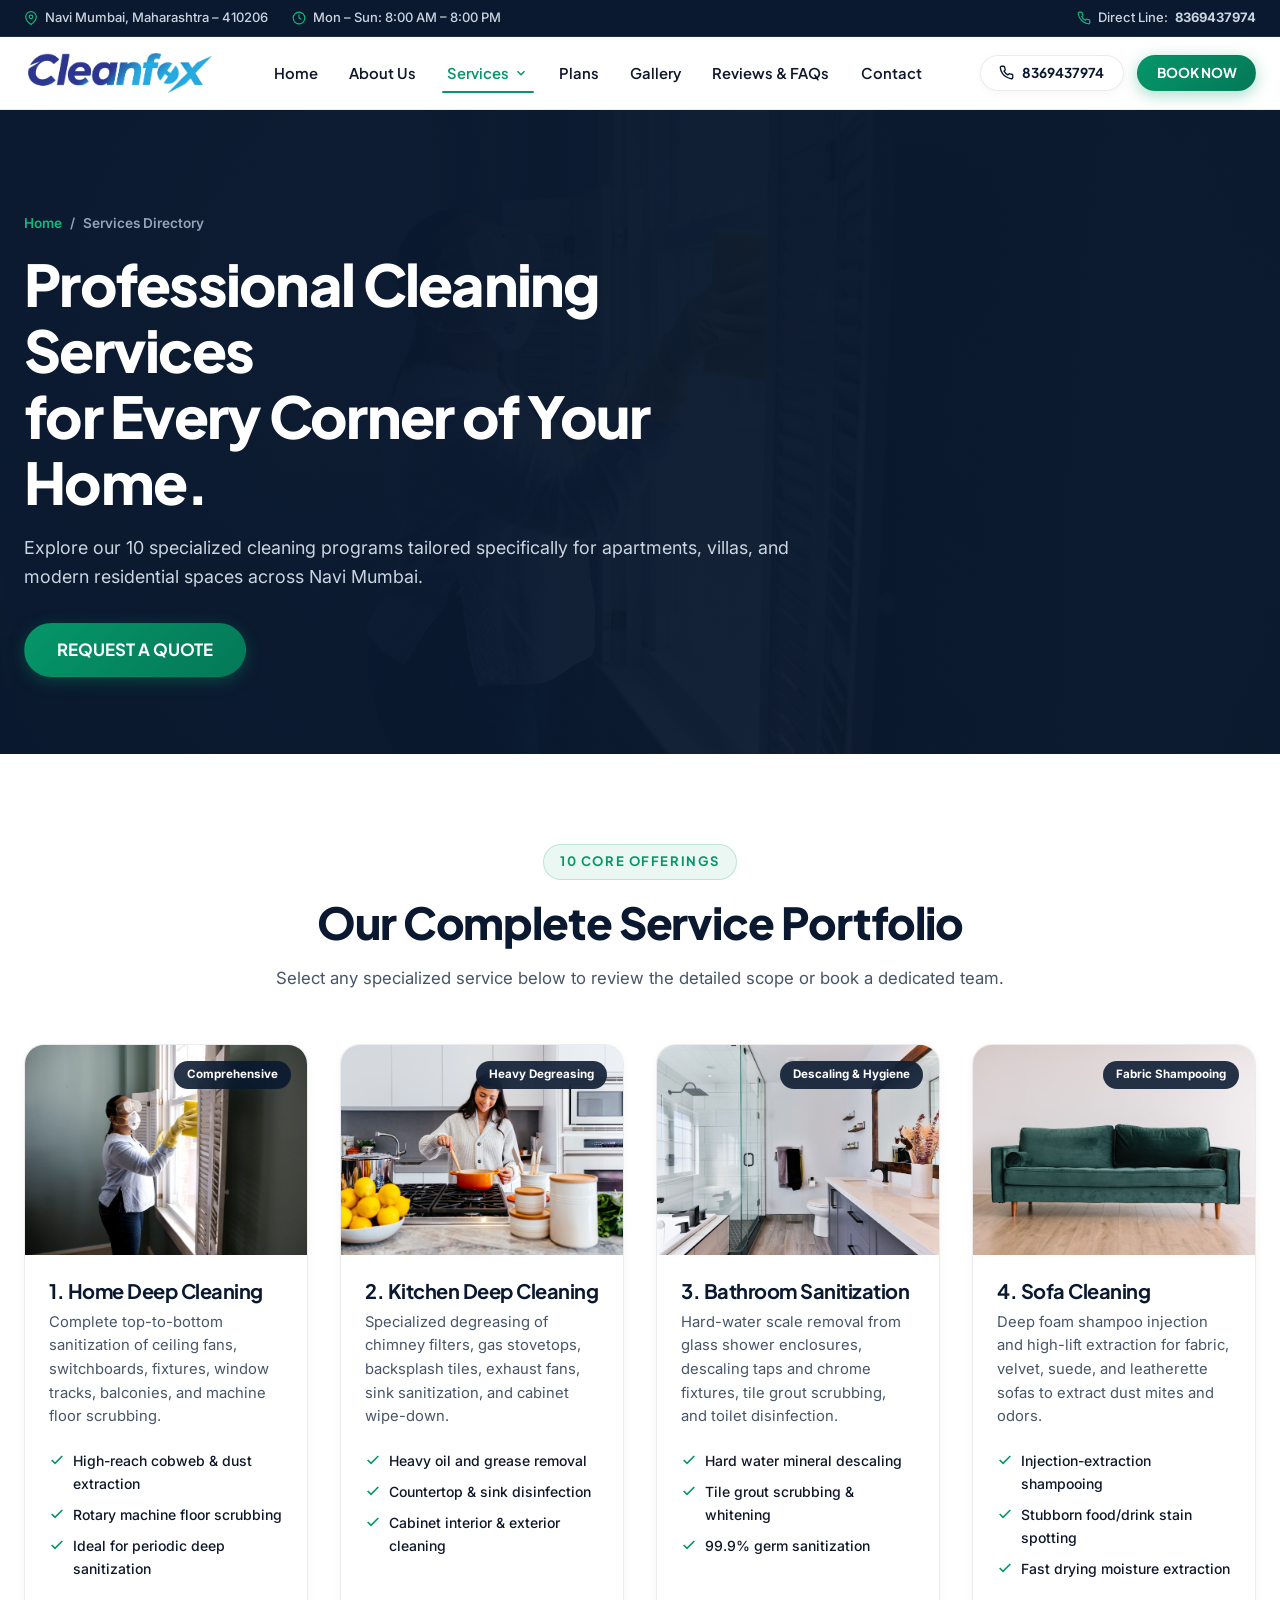
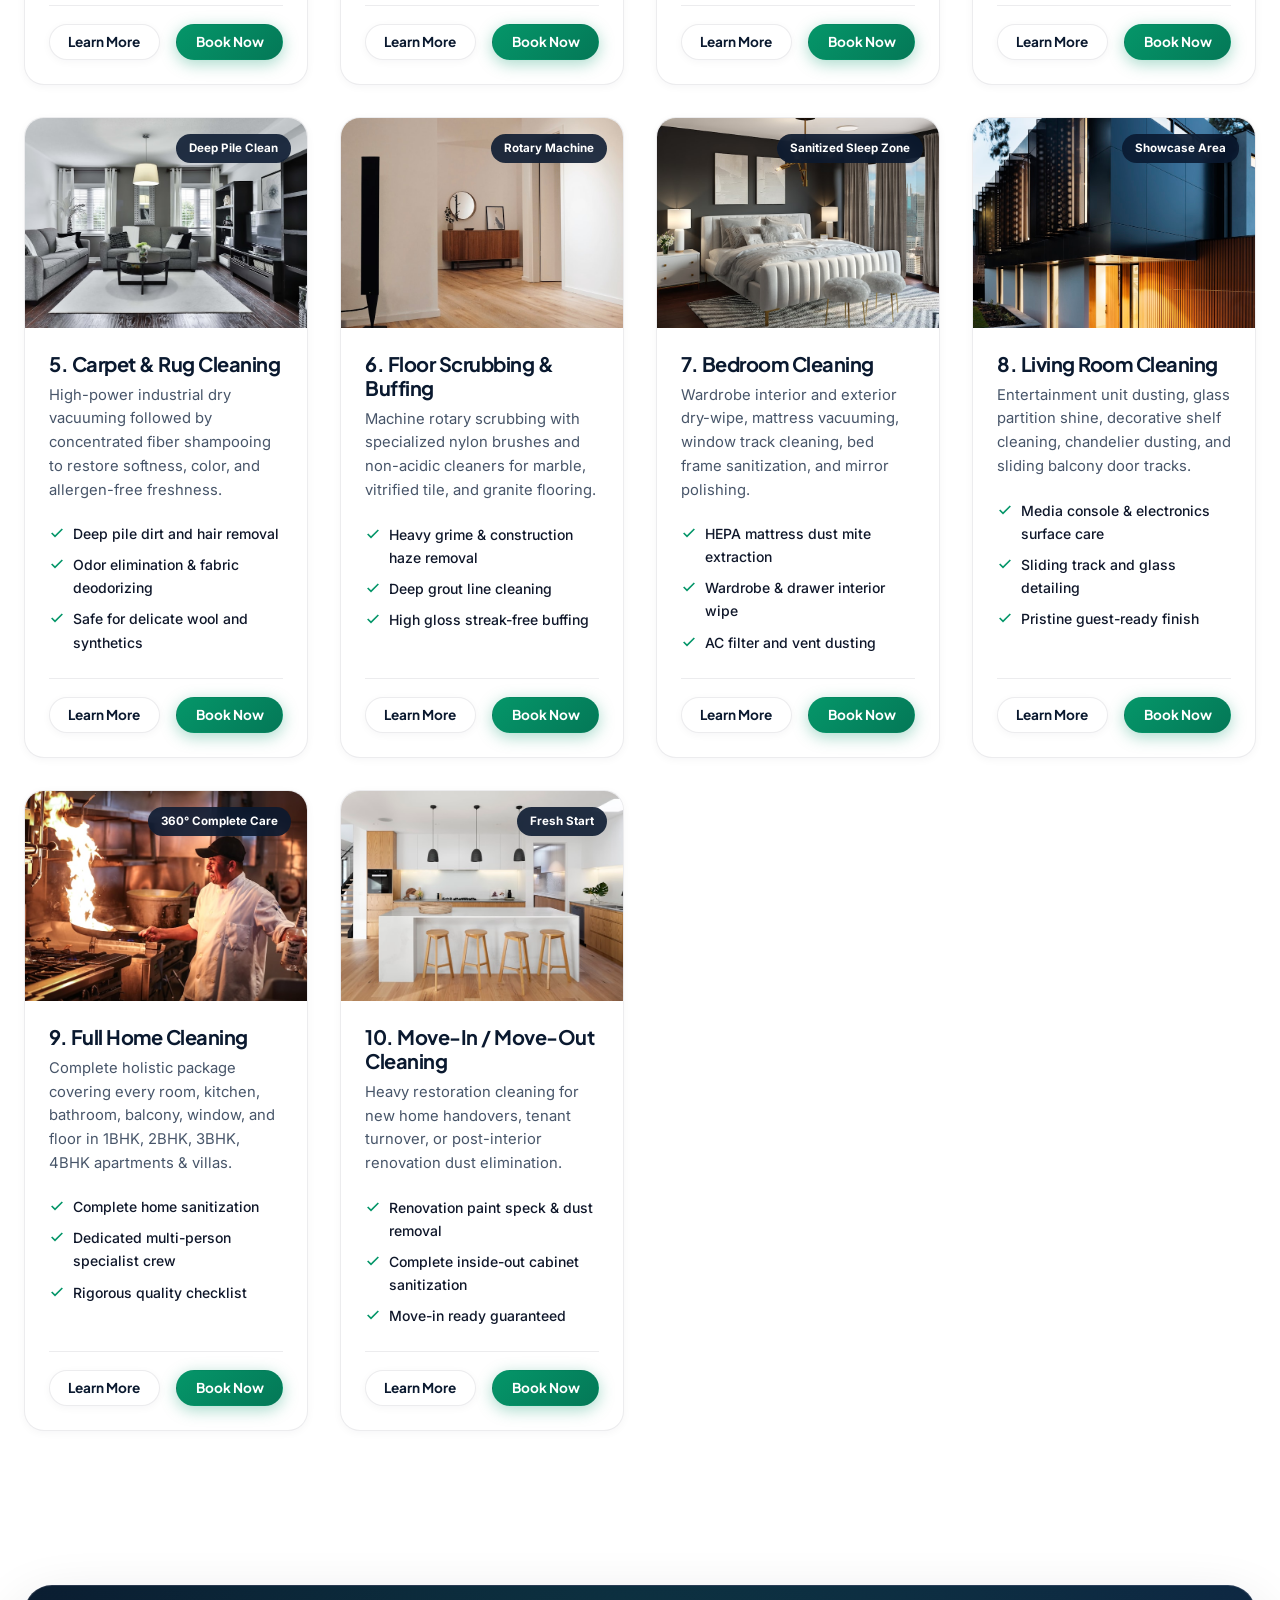
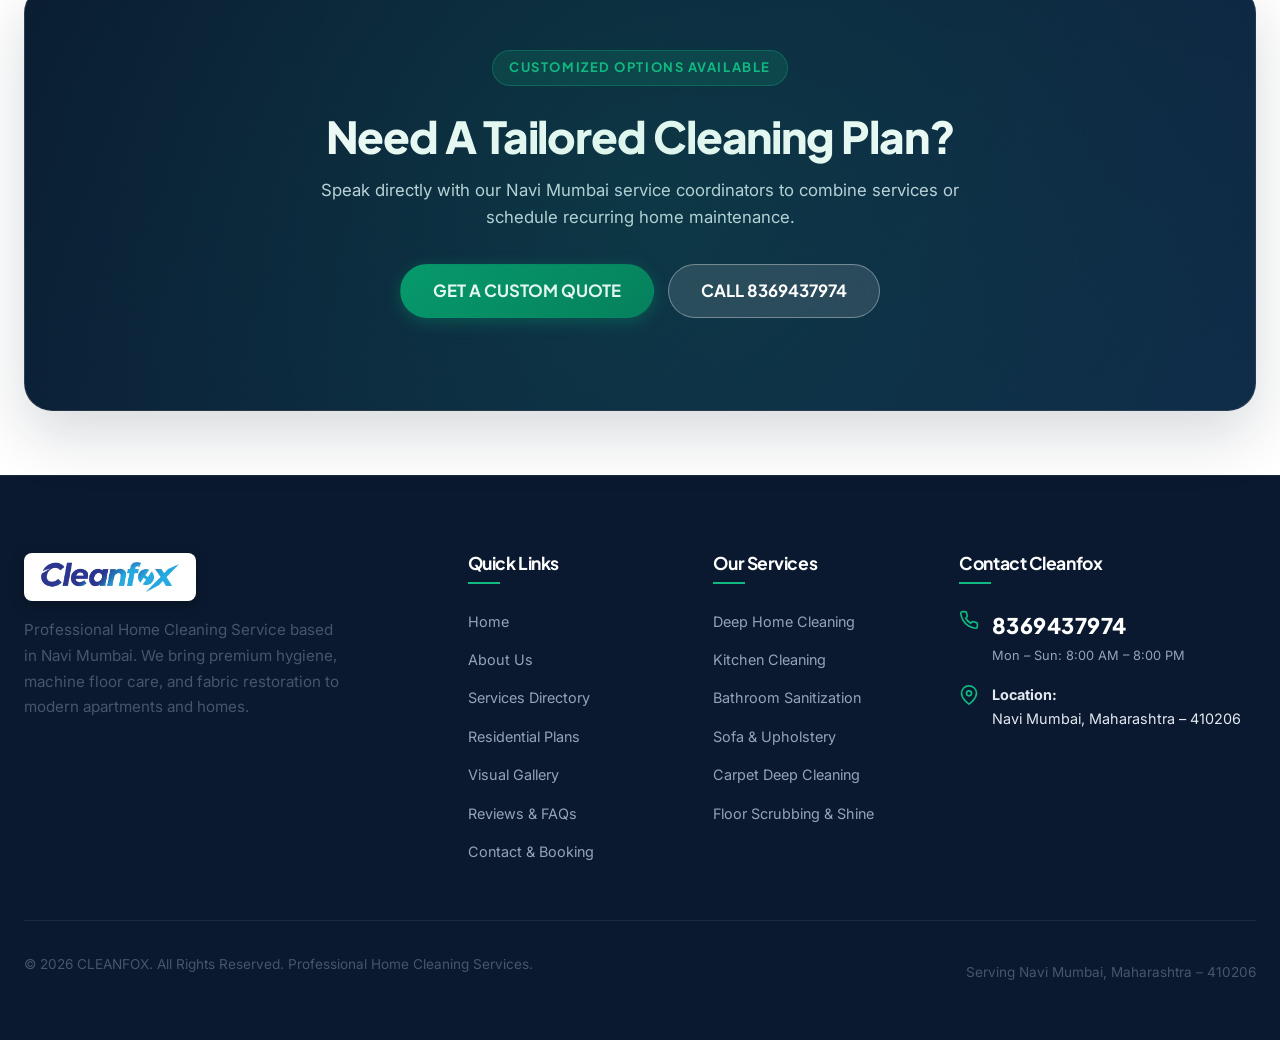
<file: services.html>
<!DOCTYPE html>
<html lang="en">
<head>
  <meta charset="UTF-8">
  <meta name="viewport" content="width=device-width, initial-scale=1.0">
  <title>Our Cleaning Services | CLEANFOX Navi Mumbai | 8369437974</title>
  <meta name="description" content="Explore Cleanfox's comprehensive home cleaning services in Navi Mumbai: Deep Cleaning, Kitchen Degreasing, Bathroom Sanitization, Sofa Shampooing, and Floor Buffing.">
  <meta name="keywords" content="home cleaning services Navi Mumbai, deep cleaning services 410206, bathroom sanitization, sofa cleaning Navi Mumbai, move in cleaning">

  <!-- OpenGraph -->
  <meta property="og:title" content="Our Cleaning Services | CLEANFOX Navi Mumbai">
  <meta property="og:description" content="Professional Cleaning Services for Every Corner of Your Home.">
  <meta property="og:type" content="website">

  <!-- Stylesheets -->
  <link rel="stylesheet" href="css/main.css">
  <link rel="stylesheet" href="css/components.css">
  <link rel="stylesheet" href="css/pages.css">

  <script type="application/ld+json">
  {
    "@context": "https://schema.org",
    "@type": "Service",
    "serviceType": "Professional Home Cleaning",
    "provider": {
      "@type": "HomeAndConstructionBusiness",
      "name": "CLEANFOX",
      "telephone": "8369437974",
      "address": {
        "@type": "PostalAddress",
        "addressLocality": "Navi Mumbai",
        "addressRegion": "Maharashtra",
        "postalCode": "410206"
      }
    }
  }
  </script>
</head>
<body>

  <!-- Top Announcement Bar -->
  <div class="header-top-bar">
    <div class="container top-bar-inner">
      <div class="top-bar-left">
        <span class="top-bar-item">
          <svg viewBox="0 0 24 24" fill="none" stroke="currentColor" stroke-width="2"><path d="M21 10c0 7-9 13-9 13s-9-6-9-13a9 9 0 0 1 18 0z"></path><circle cx="12" cy="10" r="3"></circle></svg>
          Navi Mumbai, Maharashtra – 410206
        </span>
        <span class="top-bar-item">
          <svg viewBox="0 0 24 24" fill="none" stroke="currentColor" stroke-width="2"><circle cx="12" cy="12" r="10"></circle><polyline points="12 6 12 12 16 14"></polyline></svg>
          Mon – Sun: 8:00 AM – 8:00 PM
        </span>
      </div>
      <div class="top-bar-right">
        <a href="tel:8369437974" class="top-bar-item">
          <svg viewBox="0 0 24 24" fill="none" stroke="currentColor" stroke-width="2"><path d="M22 16.92v3a2 2 0 0 1-2.18 2 19.79 19.79 0 0 1-8.63-3.07 19.5 19.5 0 0 1-6-6 19.79 19.79 0 0 1-3.07-8.67A2 2 0 0 1 4.11 2h3a2 2 0 0 1 2 1.72 12.84 12.84 0 0 0 .7 2.81 2 2 0 0 1-.45 2.11L8.09 9.91a16 16 0 0 0 6 6l1.27-1.27a2 2 0 0 1 2.11-.45 12.84 12.84 0 0 0 2.81.7A2 2 0 0 1 22 16.92z"></path></svg>
          Direct Line: <strong>8369437974</strong>
        </a>
      </div>
    </div>
  </div>

    <!-- Sticky Main Navigation -->
  <header class="site-header" id="siteHeader">
    <div class="container header-container">
      <a href="index.html" class="brand-logo" aria-label="Cleanfox Home"><img src="images/logo.png" alt="Cleanfox Logo" class="brand-logo-img"></a>

      <!-- Desktop Nav -->
      <nav aria-label="Primary Navigation">
        <ul class="nav-menu">
          <li class="nav-item"><a href="index.html" class="nav-link">Home</a></li>
          <li class="nav-item"><a href="about.html" class="nav-link">About Us</a></li>
          <li class="nav-item">
            <a href="services.html" class="nav-link">
              Services
              <svg class="dropdown-chevron" viewBox="0 0 24 24" fill="none" stroke="currentColor" stroke-width="2.5"><polyline points="6 9 12 15 18 9"></polyline></svg>
            </a>
            <div class="nav-dropdown-menu">
              <a href="services.html" class="dropdown-link">
                <svg viewBox="0 0 24 24" fill="none" stroke="currentColor" stroke-width="2"><rect x="3" y="3" width="7" height="7"></rect><rect x="14" y="3" width="7" height="7"></rect><rect x="14" y="14" width="7" height="7"></rect><rect x="3" y="14" width="7" height="7"></rect></svg>
                All 10 Services Directory
              </a>
              <div class="dropdown-divider"></div>
              <a href="deep-cleaning.html" class="dropdown-link">
                <svg viewBox="0 0 24 24" fill="none" stroke="currentColor" stroke-width="2"><polygon points="12 2 15.09 8.26 22 9.27 17 14.14 18.18 21.02 12 17.77 5.82 21.02 7 14.14 2 9.27 8.91 8.26 12 2"></polygon></svg>
                Deep Home Cleaning
              </a>
              <a href="kitchen-bathroom.html" class="dropdown-link">
                <svg viewBox="0 0 24 24" fill="none" stroke="currentColor" stroke-width="2"><path d="M12 22s8-4 8-10V5l-8-3-8 3v7c0 6 8 10 8 10z"></path></svg>
                Kitchen & Bathroom
              </a>
              <a href="sofa-carpet.html" class="dropdown-link">
                <svg viewBox="0 0 24 24" fill="none" stroke="currentColor" stroke-width="2"><path d="M4 18v3M20 18v3M4 11h16M2 14h20M6 11V7a2 2 0 0 1 2-2h8a2 2 0 0 1 2 2v4"></path></svg>
                Sofa & Carpet Care
              </a>
            </div>
          </li>
          <li class="nav-item"><a href="plans.html" class="nav-link">Plans</a></li>
          <li class="nav-item"><a href="gallery.html" class="nav-link">Gallery</a></li>
          <li class="nav-item"><a href="reviews-faqs.html" class="nav-link">Reviews & FAQs</a></li>
          <li class="nav-item"><a href="contact.html" class="nav-link">Contact</a></li>
        </ul>
      </nav>

      <div class="nav-actions">
        <a href="tel:8369437974" class="btn btn-secondary btn-sm" aria-label="Call Cleanfox">
          <svg width="15" height="15" viewBox="0 0 24 24" fill="none" stroke="currentColor" stroke-width="2.2"><path d="M22 16.92v3a2 2 0 0 1-2.18 2 19.79 19.79 0 0 1-8.63-3.07 19.5 19.5 0 0 1-6-6 19.79 19.79 0 0 1-3.07-8.67A2 2 0 0 1 4.11 2h3a2 2 0 0 1 2 1.72 12.84 12.84 0 0 0 .7 2.81 2 2 0 0 1-.45 2.11L8.09 9.91a16 16 0 0 0 6 6l1.27-1.27a2 2 0 0 1 2.11-.45 12.84 12.84 0 0 0 2.81.7A2 2 0 0 1 22 16.92z"></path></svg>
          8369437974
        </a>
        <a href="contact.html" class="btn btn-primary btn-sm">BOOK NOW</a>
        <button class="mobile-toggle" aria-label="Toggle navigation menu">
          <svg viewBox="0 0 24 24" fill="none" stroke="currentColor" stroke-width="2.5"><line x1="3" y1="12" x2="21" y2="12"></line><line x1="3" y1="6" x2="21" y2="6"></line><line x1="3" y1="18" x2="21" y2="18"></line></svg>
        </button>
      </div>
    </div>
  </header>

  <!-- Mobile Drawer -->
  <div class="mobile-drawer">
    <div class="drawer-content">
      <div class="drawer-header">
        <a href="index.html" class="brand-logo" aria-label="Cleanfox Home"><img src="images/logo.png" alt="Cleanfox Logo" class="brand-logo-img"></a>
        <button class="drawer-close" aria-label="Close menu">
          <svg width="22" height="22" viewBox="0 0 24 24" fill="none" stroke="currentColor" stroke-width="2"><line x1="18" y1="6" x2="6" y2="18"></line><line x1="6" y1="6" x2="18" y2="18"></line></svg>
        </button>
      </div>

      <div class="drawer-section-title">Navigation</div>
      <ul class="drawer-nav">
        <li><a href="index.html">Home</a></li>
        <li><a href="about.html">About Us</a></li>
        <li><a href="plans.html">Residential Plans</a></li>
        <li><a href="gallery.html">Visual Gallery</a></li>
        <li><a href="reviews-faqs.html">Reviews & FAQs</a></li>
        <li><a href="contact.html">Contact / Book Now</a></li>
      </ul>

      <div class="drawer-section-title">Specialized Services</div>
      <ul class="drawer-nav">
        <li><a href="services.html">All 10 Services Directory</a></li>
        <li><a href="deep-cleaning.html">Deep Home Cleaning</a></li>
        <li><a href="kitchen-bathroom.html">Kitchen & Bathroom</a></li>
        <li><a href="sofa-carpet.html">Sofa & Carpet</a></li>
      </ul>

      <div class="drawer-footer">
        <a href="tel:8369437974" class="btn btn-primary btn-lg" style="width: 100%;">
          <svg width="18" height="18" viewBox="0 0 24 24" fill="none" stroke="currentColor" stroke-width="2.2"><path d="M22 16.92v3a2 2 0 0 1-2.18 2 19.79 19.79 0 0 1-8.63-3.07 19.5 19.5 0 0 1-6-6 19.79 19.79 0 0 1-3.07-8.67A2 2 0 0 1 4.11 2h3a2 2 0 0 1 2 1.72 12.84 12.84 0 0 0 .7 2.81 2 2 0 0 1-.45 2.11L8.09 9.91a16 16 0 0 0 6 6l1.27-1.27a2 2 0 0 1 2.11-.45 12.84 12.84 0 0 0 2.81.7A2 2 0 0 1 22 16.92z"></path></svg>
          Call 8369437974
        </a>
      </div>
    </div>
  </div>
  </div>

  <main>
    <!-- PAGE HERO BANNER -->
    <section class="page-hero">
      <img src="images/hero/hero-1.jpg" alt="Cleanfox professional services overview" class="page-hero-bg">
      <div class="page-hero-overlay"></div>
      <div class="container">
        <div class="page-hero-content">
          <div class="breadcrumb-nav">
            <a href="index.html">Home</a>
            <span>/</span>
            <span>Services Directory</span>
          </div>
          <h1 class="page-hero-title">Professional Cleaning Services<br>for Every Corner of Your Home.</h1>
          <p class="page-hero-desc">
            Explore our 10 specialized cleaning programs tailored specifically for apartments, villas, and modern residential spaces across Navi Mumbai.
          </p>
          <a href="contact.html" class="btn btn-primary btn-lg">REQUEST A QUOTE</a>
        </div>
      </div>
    </section>

    <!-- 10 SERVICES DIRECTORY GRID -->
    <section class="section-spacing">
      <div class="container">
        <div class="section-header">
          <div class="section-tag">10 Core Offerings</div>
          <h2 class="section-title">Our Complete Service Portfolio</h2>
          <p class="section-desc">Select any specialized service below to review the detailed scope or book a dedicated team.</p>
        </div>

        <div class="services-grid">
          <!-- 1. Home Deep Cleaning -->
          <div class="service-card">
            <div class="service-card-img-wrap">
              <img src="images/services/deep-cleaning.jpg" alt="Home Deep Cleaning in Navi Mumbai" loading="lazy">
              <span class="service-badge">Comprehensive</span>
            </div>
            <div class="service-card-body">
              <h3 class="service-card-title">1. Home Deep Cleaning</h3>
              <p class="service-card-desc">Complete top-to-bottom sanitization of ceiling fans, switchboards, fixtures, window tracks, balconies, and machine floor scrubbing.</p>
              <ul class="service-card-features">
                <li><svg viewBox="0 0 24 24" fill="none" stroke="currentColor" stroke-width="2.5"><polyline points="20 6 9 17 4 12"></polyline></svg> High-reach cobweb & dust extraction</li>
                <li><svg viewBox="0 0 24 24" fill="none" stroke="currentColor" stroke-width="2.5"><polyline points="20 6 9 17 4 12"></polyline></svg> Rotary machine floor scrubbing</li>
                <li><svg viewBox="0 0 24 24" fill="none" stroke="currentColor" stroke-width="2.5"><polyline points="20 6 9 17 4 12"></polyline></svg> Ideal for periodic deep sanitization</li>
              </ul>
              <div class="service-card-footer">
                <a href="deep-cleaning.html" class="btn btn-secondary btn-sm">Learn More</a>
                <a href="contact.html" class="btn btn-primary btn-sm">Book Now</a>
              </div>
            </div>
          </div>

          <!-- 2. Kitchen Deep Cleaning -->
          <div class="service-card">
            <div class="service-card-img-wrap">
              <img src="images/services/kitchen-cleaning.jpg" alt="Kitchen Deep Cleaning" loading="lazy">
              <span class="service-badge">Heavy Degreasing</span>
            </div>
            <div class="service-card-body">
              <h3 class="service-card-title">2. Kitchen Deep Cleaning</h3>
              <p class="service-card-desc">Specialized degreasing of chimney filters, gas stovetops, backsplash tiles, exhaust fans, sink sanitization, and cabinet wipe-down.</p>
              <ul class="service-card-features">
                <li><svg viewBox="0 0 24 24" fill="none" stroke="currentColor" stroke-width="2.5"><polyline points="20 6 9 17 4 12"></polyline></svg> Heavy oil and grease removal</li>
                <li><svg viewBox="0 0 24 24" fill="none" stroke="currentColor" stroke-width="2.5"><polyline points="20 6 9 17 4 12"></polyline></svg> Countertop & sink disinfection</li>
                <li><svg viewBox="0 0 24 24" fill="none" stroke="currentColor" stroke-width="2.5"><polyline points="20 6 9 17 4 12"></polyline></svg> Cabinet interior & exterior cleaning</li>
              </ul>
              <div class="service-card-footer">
                <a href="kitchen-bathroom.html" class="btn btn-secondary btn-sm">Learn More</a>
                <a href="contact.html" class="btn btn-primary btn-sm">Book Now</a>
              </div>
            </div>
          </div>

          <!-- 3. Bathroom Sanitization -->
          <div class="service-card">
            <div class="service-card-img-wrap">
              <img src="images/services/bathroom-cleaning.jpg" alt="Bathroom Sanitization" loading="lazy">
              <span class="service-badge">Descaling & Hygiene</span>
            </div>
            <div class="service-card-body">
              <h3 class="service-card-title">3. Bathroom Sanitization</h3>
              <p class="service-card-desc">Hard-water scale removal from glass shower enclosures, descaling taps and chrome fixtures, tile grout scrubbing, and toilet disinfection.</p>
              <ul class="service-card-features">
                <li><svg viewBox="0 0 24 24" fill="none" stroke="currentColor" stroke-width="2.5"><polyline points="20 6 9 17 4 12"></polyline></svg> Hard water mineral descaling</li>
                <li><svg viewBox="0 0 24 24" fill="none" stroke="currentColor" stroke-width="2.5"><polyline points="20 6 9 17 4 12"></polyline></svg> Tile grout scrubbing & whitening</li>
                <li><svg viewBox="0 0 24 24" fill="none" stroke="currentColor" stroke-width="2.5"><polyline points="20 6 9 17 4 12"></polyline></svg> 99.9% germ sanitization</li>
              </ul>
              <div class="service-card-footer">
                <a href="kitchen-bathroom.html" class="btn btn-secondary btn-sm">Learn More</a>
                <a href="contact.html" class="btn btn-primary btn-sm">Book Now</a>
              </div>
            </div>
          </div>

          <!-- 4. Sofa & Upholstery Cleaning -->
          <div class="service-card">
            <div class="service-card-img-wrap">
              <img src="images/services/sofa-cleaning.jpg" alt="Sofa & Upholstery Cleaning" loading="lazy">
              <span class="service-badge">Fabric Shampooing</span>
            </div>
            <div class="service-card-body">
              <h3 class="service-card-title">4. Sofa Cleaning</h3>
              <p class="service-card-desc">Deep foam shampoo injection and high-lift extraction for fabric, velvet, suede, and leatherette sofas to extract dust mites and odors.</p>
              <ul class="service-card-features">
                <li><svg viewBox="0 0 24 24" fill="none" stroke="currentColor" stroke-width="2.5"><polyline points="20 6 9 17 4 12"></polyline></svg> Injection-extraction shampooing</li>
                <li><svg viewBox="0 0 24 24" fill="none" stroke="currentColor" stroke-width="2.5"><polyline points="20 6 9 17 4 12"></polyline></svg> Stubborn food/drink stain spotting</li>
                <li><svg viewBox="0 0 24 24" fill="none" stroke="currentColor" stroke-width="2.5"><polyline points="20 6 9 17 4 12"></polyline></svg> Fast drying moisture extraction</li>
              </ul>
              <div class="service-card-footer">
                <a href="sofa-carpet.html" class="btn btn-secondary btn-sm">Learn More</a>
                <a href="contact.html" class="btn btn-primary btn-sm">Book Now</a>
              </div>
            </div>
          </div>

          <!-- 5. Carpet Cleaning -->
          <div class="service-card">
            <div class="service-card-img-wrap">
              <img src="images/services/carpet-cleaning.jpg" alt="Carpet & Rug Cleaning" loading="lazy">
              <span class="service-badge">Deep Pile Clean</span>
            </div>
            <div class="service-card-body">
              <h3 class="service-card-title">5. Carpet & Rug Cleaning</h3>
              <p class="service-card-desc">High-power industrial dry vacuuming followed by concentrated fiber shampooing to restore softness, color, and allergen-free freshness.</p>
              <ul class="service-card-features">
                <li><svg viewBox="0 0 24 24" fill="none" stroke="currentColor" stroke-width="2.5"><polyline points="20 6 9 17 4 12"></polyline></svg> Deep pile dirt and hair removal</li>
                <li><svg viewBox="0 0 24 24" fill="none" stroke="currentColor" stroke-width="2.5"><polyline points="20 6 9 17 4 12"></polyline></svg> Odor elimination & fabric deodorizing</li>
                <li><svg viewBox="0 0 24 24" fill="none" stroke="currentColor" stroke-width="2.5"><polyline points="20 6 9 17 4 12"></polyline></svg> Safe for delicate wool and synthetics</li>
              </ul>
              <div class="service-card-footer">
                <a href="sofa-carpet.html" class="btn btn-secondary btn-sm">Learn More</a>
                <a href="contact.html" class="btn btn-primary btn-sm">Book Now</a>
              </div>
            </div>
          </div>

          <!-- 6. Floor Scrubbing -->
          <div class="service-card">
            <div class="service-card-img-wrap">
              <img src="images/services/floor-cleaning.jpg" alt="Floor Machine Scrubbing" loading="lazy">
              <span class="service-badge">Rotary Machine</span>
            </div>
            <div class="service-card-body">
              <h3 class="service-card-title">6. Floor Scrubbing & Buffing</h3>
              <p class="service-card-desc">Machine rotary scrubbing with specialized nylon brushes and non-acidic cleaners for marble, vitrified tile, and granite flooring.</p>
              <ul class="service-card-features">
                <li><svg viewBox="0 0 24 24" fill="none" stroke="currentColor" stroke-width="2.5"><polyline points="20 6 9 17 4 12"></polyline></svg> Heavy grime & construction haze removal</li>
                <li><svg viewBox="0 0 24 24" fill="none" stroke="currentColor" stroke-width="2.5"><polyline points="20 6 9 17 4 12"></polyline></svg> Deep grout line cleaning</li>
                <li><svg viewBox="0 0 24 24" fill="none" stroke="currentColor" stroke-width="2.5"><polyline points="20 6 9 17 4 12"></polyline></svg> High gloss streak-free buffing</li>
              </ul>
              <div class="service-card-footer">
                <a href="contact.html" class="btn btn-secondary btn-sm">Learn More</a>
                <a href="contact.html" class="btn btn-primary btn-sm">Book Now</a>
              </div>
            </div>
          </div>

          <!-- 7. Bedroom Cleaning -->
          <div class="service-card">
            <div class="service-card-img-wrap">
              <img src="images/services/bedroom-cleaning.jpg" alt="Bedroom Deep Cleaning" loading="lazy">
              <span class="service-badge">Sanitized Sleep Zone</span>
            </div>
            <div class="service-card-body">
              <h3 class="service-card-title">7. Bedroom Cleaning</h3>
              <p class="service-card-desc">Wardrobe interior and exterior dry-wipe, mattress vacuuming, window track cleaning, bed frame sanitization, and mirror polishing.</p>
              <ul class="service-card-features">
                <li><svg viewBox="0 0 24 24" fill="none" stroke="currentColor" stroke-width="2.5"><polyline points="20 6 9 17 4 12"></polyline></svg> HEPA mattress dust mite extraction</li>
                <li><svg viewBox="0 0 24 24" fill="none" stroke="currentColor" stroke-width="2.5"><polyline points="20 6 9 17 4 12"></polyline></svg> Wardrobe & drawer interior wipe</li>
                <li><svg viewBox="0 0 24 24" fill="none" stroke="currentColor" stroke-width="2.5"><polyline points="20 6 9 17 4 12"></polyline></svg> AC filter and vent dusting</li>
              </ul>
              <div class="service-card-footer">
                <a href="contact.html" class="btn btn-secondary btn-sm">Learn More</a>
                <a href="contact.html" class="btn btn-primary btn-sm">Book Now</a>
              </div>
            </div>
          </div>

          <!-- 8. Living Room Cleaning -->
          <div class="service-card">
            <div class="service-card-img-wrap">
              <img src="images/services/livingroom-cleaning.jpg" alt="Living Room Detailing" loading="lazy">
              <span class="service-badge">Showcase Area</span>
            </div>
            <div class="service-card-body">
              <h3 class="service-card-title">8. Living Room Cleaning</h3>
              <p class="service-card-desc">Entertainment unit dusting, glass partition shine, decorative shelf cleaning, chandelier dusting, and sliding balcony door tracks.</p>
              <ul class="service-card-features">
                <li><svg viewBox="0 0 24 24" fill="none" stroke="currentColor" stroke-width="2.5"><polyline points="20 6 9 17 4 12"></polyline></svg> Media console & electronics surface care</li>
                <li><svg viewBox="0 0 24 24" fill="none" stroke="currentColor" stroke-width="2.5"><polyline points="20 6 9 17 4 12"></polyline></svg> Sliding track and glass detailing</li>
                <li><svg viewBox="0 0 24 24" fill="none" stroke="currentColor" stroke-width="2.5"><polyline points="20 6 9 17 4 12"></polyline></svg> Pristine guest-ready finish</li>
              </ul>
              <div class="service-card-footer">
                <a href="contact.html" class="btn btn-secondary btn-sm">Learn More</a>
                <a href="contact.html" class="btn btn-primary btn-sm">Book Now</a>
              </div>
            </div>
          </div>

          <!-- 9. Full Home Cleaning -->
          <div class="service-card">
            <div class="service-card-img-wrap">
              <img src="images/services/fullhome-cleaning.jpg" alt="Full Home Cleaning" loading="lazy">
              <span class="service-badge">360° Complete Care</span>
            </div>
            <div class="service-card-body">
              <h3 class="service-card-title">9. Full Home Cleaning</h3>
              <p class="service-card-desc">Complete holistic package covering every room, kitchen, bathroom, balcony, window, and floor in 1BHK, 2BHK, 3BHK, 4BHK apartments & villas.</p>
              <ul class="service-card-features">
                <li><svg viewBox="0 0 24 24" fill="none" stroke="currentColor" stroke-width="2.5"><polyline points="20 6 9 17 4 12"></polyline></svg> Complete home sanitization</li>
                <li><svg viewBox="0 0 24 24" fill="none" stroke="currentColor" stroke-width="2.5"><polyline points="20 6 9 17 4 12"></polyline></svg> Dedicated multi-person specialist crew</li>
                <li><svg viewBox="0 0 24 24" fill="none" stroke="currentColor" stroke-width="2.5"><polyline points="20 6 9 17 4 12"></polyline></svg> Rigorous quality checklist</li>
              </ul>
              <div class="service-card-footer">
                <a href="deep-cleaning.html" class="btn btn-secondary btn-sm">Learn More</a>
                <a href="contact.html" class="btn btn-primary btn-sm">Book Now</a>
              </div>
            </div>
          </div>

          <!-- 10. Move-In / Move-Out Cleaning -->
          <div class="service-card">
            <div class="service-card-img-wrap">
              <img src="images/services/movein-cleaning.jpg" alt="Move In Move Out Cleaning" loading="lazy">
              <span class="service-badge">Fresh Start</span>
            </div>
            <div class="service-card-body">
              <h3 class="service-card-title">10. Move-In / Move-Out Cleaning</h3>
              <p class="service-card-desc">Heavy restoration cleaning for new home handovers, tenant turnover, or post-interior renovation dust elimination.</p>
              <ul class="service-card-features">
                <li><svg viewBox="0 0 24 24" fill="none" stroke="currentColor" stroke-width="2.5"><polyline points="20 6 9 17 4 12"></polyline></svg> Renovation paint speck & dust removal</li>
                <li><svg viewBox="0 0 24 24" fill="none" stroke="currentColor" stroke-width="2.5"><polyline points="20 6 9 17 4 12"></polyline></svg> Complete inside-out cabinet sanitization</li>
                <li><svg viewBox="0 0 24 24" fill="none" stroke="currentColor" stroke-width="2.5"><polyline points="20 6 9 17 4 12"></polyline></svg> Move-in ready guaranteed</li>
              </ul>
              <div class="service-card-footer">
                <a href="contact.html" class="btn btn-secondary btn-sm">Learn More</a>
                <a href="contact.html" class="btn btn-primary btn-sm">Book Now</a>
              </div>
            </div>
          </div>
        </div>
      </div>
    </section>

    <!-- FINAL CTA -->
    <section class="section-spacing-sm">
      <div class="container">
        <div class="cta-banner-wrapper">
          <div class="section-tag light" style="margin-bottom: 1.5rem;">Customized Options Available</div>
          <h2 class="cta-banner-title">Need A Tailored Cleaning Plan?</h2>
          <p class="cta-banner-desc">
            Speak directly with our Navi Mumbai service coordinators to combine services or schedule recurring home maintenance.
          </p>
          <div class="cta-buttons-row">
            <a href="contact.html" class="btn btn-primary btn-lg">GET A CUSTOM QUOTE</a>
            <a href="tel:8369437974" class="btn btn-outline-light btn-lg">CALL 8369437974</a>
          </div>
        </div>
      </div>
    </section>
  </main>

  <!-- Multi-Column Luxury Footer -->
  <footer class="site-footer">
    <div class="container">
      <div class="footer-grid">
        <div class="footer-brand">
          <a href="index.html" class="brand-logo"><img src="images/logo.png" alt="Cleanfox Logo" class="brand-logo-img"></a>
          <p class="footer-about">
            Professional Home Cleaning Service based in Navi Mumbai. We bring premium hygiene, machine floor care, and fabric restoration to modern apartments and homes.
          </p>
        </div>
        <div>
          <h4 class="footer-heading">Quick Links</h4>
          <ul class="footer-links">
            <li><a href="index.html">Home</a></li>
            <li><a href="about.html">About Us</a></li>
            <li><a href="services.html">Services Directory</a></li>
            <li><a href="plans.html">Residential Plans</a></li>
            <li><a href="gallery.html">Visual Gallery</a></li>
            <li><a href="reviews-faqs.html">Reviews & FAQs</a></li>
            <li><a href="contact.html">Contact & Booking</a></li>
          </ul>
        </div>
        <div>
          <h4 class="footer-heading">Our Services</h4>
          <ul class="footer-links">
            <li><a href="deep-cleaning.html">Deep Home Cleaning</a></li>
            <li><a href="kitchen-bathroom.html">Kitchen Cleaning</a></li>
            <li><a href="kitchen-bathroom.html">Bathroom Sanitization</a></li>
            <li><a href="sofa-carpet.html">Sofa & Upholstery</a></li>
            <li><a href="sofa-carpet.html">Carpet Deep Cleaning</a></li>
            <li><a href="services.html">Floor Scrubbing & Shine</a></li>
          </ul>
        </div>
        <div>
          <h4 class="footer-heading">Contact Cleanfox</h4>
          <ul class="footer-contact-list">
            <li class="footer-contact-item">
              <svg viewBox="0 0 24 24" fill="none" stroke="currentColor" stroke-width="2"><path d="M22 16.92v3a2 2 0 0 1-2.18 2 19.79 19.79 0 0 1-8.63-3.07 19.5 19.5 0 0 1-6-6 19.79 19.79 0 0 1-3.07-8.67A2 2 0 0 1 4.11 2h3a2 2 0 0 1 2 1.72 12.84 12.84 0 0 0 .7 2.81 2 2 0 0 1-.45 2.11L8.09 9.91a16 16 0 0 0 6 6l1.27-1.27a2 2 0 0 1 2.11-.45 12.84 12.84 0 0 0 2.81.7A2 2 0 0 1 22 16.92z"></path></svg>
              <div>
                <a href="tel:8369437974" class="footer-phone-big">8369437974</a>
                <span style="font-size: 0.8rem; color: #94A3B8;">Mon – Sun: 8:00 AM – 8:00 PM</span>
              </div>
            </li>
            <li class="footer-contact-item">
              <svg viewBox="0 0 24 24" fill="none" stroke="currentColor" stroke-width="2"><path d="M21 10c0 7-9 13-9 13s-9-6-9-13a9 9 0 0 1 18 0z"></path><circle cx="12" cy="10" r="3"></circle></svg>
              <div>
                <strong>Location:</strong><br>
                Navi Mumbai, Maharashtra – 410206
              </div>
            </li>
          </ul>
        </div>
      </div>
      <div class="footer-bottom">
        <p>© 2026 CLEANFOX. All Rights Reserved. Professional Home Cleaning Services.</p>
        <p>Serving Navi Mumbai, Maharashtra – 410206</p>
      </div>
    </div>
  </footer>

  <!-- Sticky Mobile Action Bar -->
  <div class="mobile-bottom-bar" aria-label="Mobile Quick Actions">
    <div class="bottom-bar-grid">
      <a href="tel:8369437974" class="bottom-bar-btn bottom-btn-call">
        <svg viewBox="0 0 24 24" fill="none" stroke="currentColor" stroke-width="2.2"><path d="M22 16.92v3a2 2 0 0 1-2.18 2 19.79 19.79 0 0 1-8.63-3.07 19.5 19.5 0 0 1-6-6 19.79 19.79 0 0 1-3.07-8.67A2 2 0 0 1 4.11 2h3a2 2 0 0 1 2 1.72 12.84 12.84 0 0 0 .7 2.81 2 2 0 0 1-.45 2.11L8.09 9.91a16 16 0 0 0 6 6l1.27-1.27a2 2 0 0 1 2.11-.45 12.84 12.84 0 0 0 2.81.7A2 2 0 0 1 22 16.92z"></path></svg>
        <span>CALL</span>
      </a>
      <a href="https://wa.me/918369437974?text=Hi%20Cleanfox%2C%20I%20would%20like%20to%20inquire%20about%20home%20cleaning%20services%20in%20Navi%20Mumbai." class="bottom-bar-btn bottom-btn-whatsapp" target="_blank" rel="noopener">
        <svg viewBox="0 0 24 24" fill="none" stroke="currentColor" stroke-width="2.2"><path d="M21 11.5a8.38 8.38 0 0 1-.9 3.8 8.5 8.5 0 0 1-7.6 4.7 8.38 8.38 0 0 1-3.8-.9L3 21l1.9-5.7a8.38 8.38 0 0 1-.9-3.8 8.5 8.5 0 0 1 4.7-7.6 8.38 8.38 0 0 1 3.8-.9h.5a8.48 8.48 0 0 1 8 8v.5z"></path></svg>
        <span>WHATSAPP</span>
      </a>
      <a href="contact.html" class="bottom-bar-btn bottom-btn-book">
        <svg viewBox="0 0 24 24" fill="none" stroke="currentColor" stroke-width="2.2"><rect x="3" y="4" width="18" height="18" rx="2" ry="2"></rect><line x1="16" y1="2" x2="16" y2="6"></line><line x1="8" y1="2" x2="8" y2="6"></line><line x1="3" y1="10" x2="21" y2="10"></line></svg>
        <span>BOOK NOW</span>
      </a>
    </div>
  </div>

  <script src="js/main.js"></script>
</body>
</html>
</file>
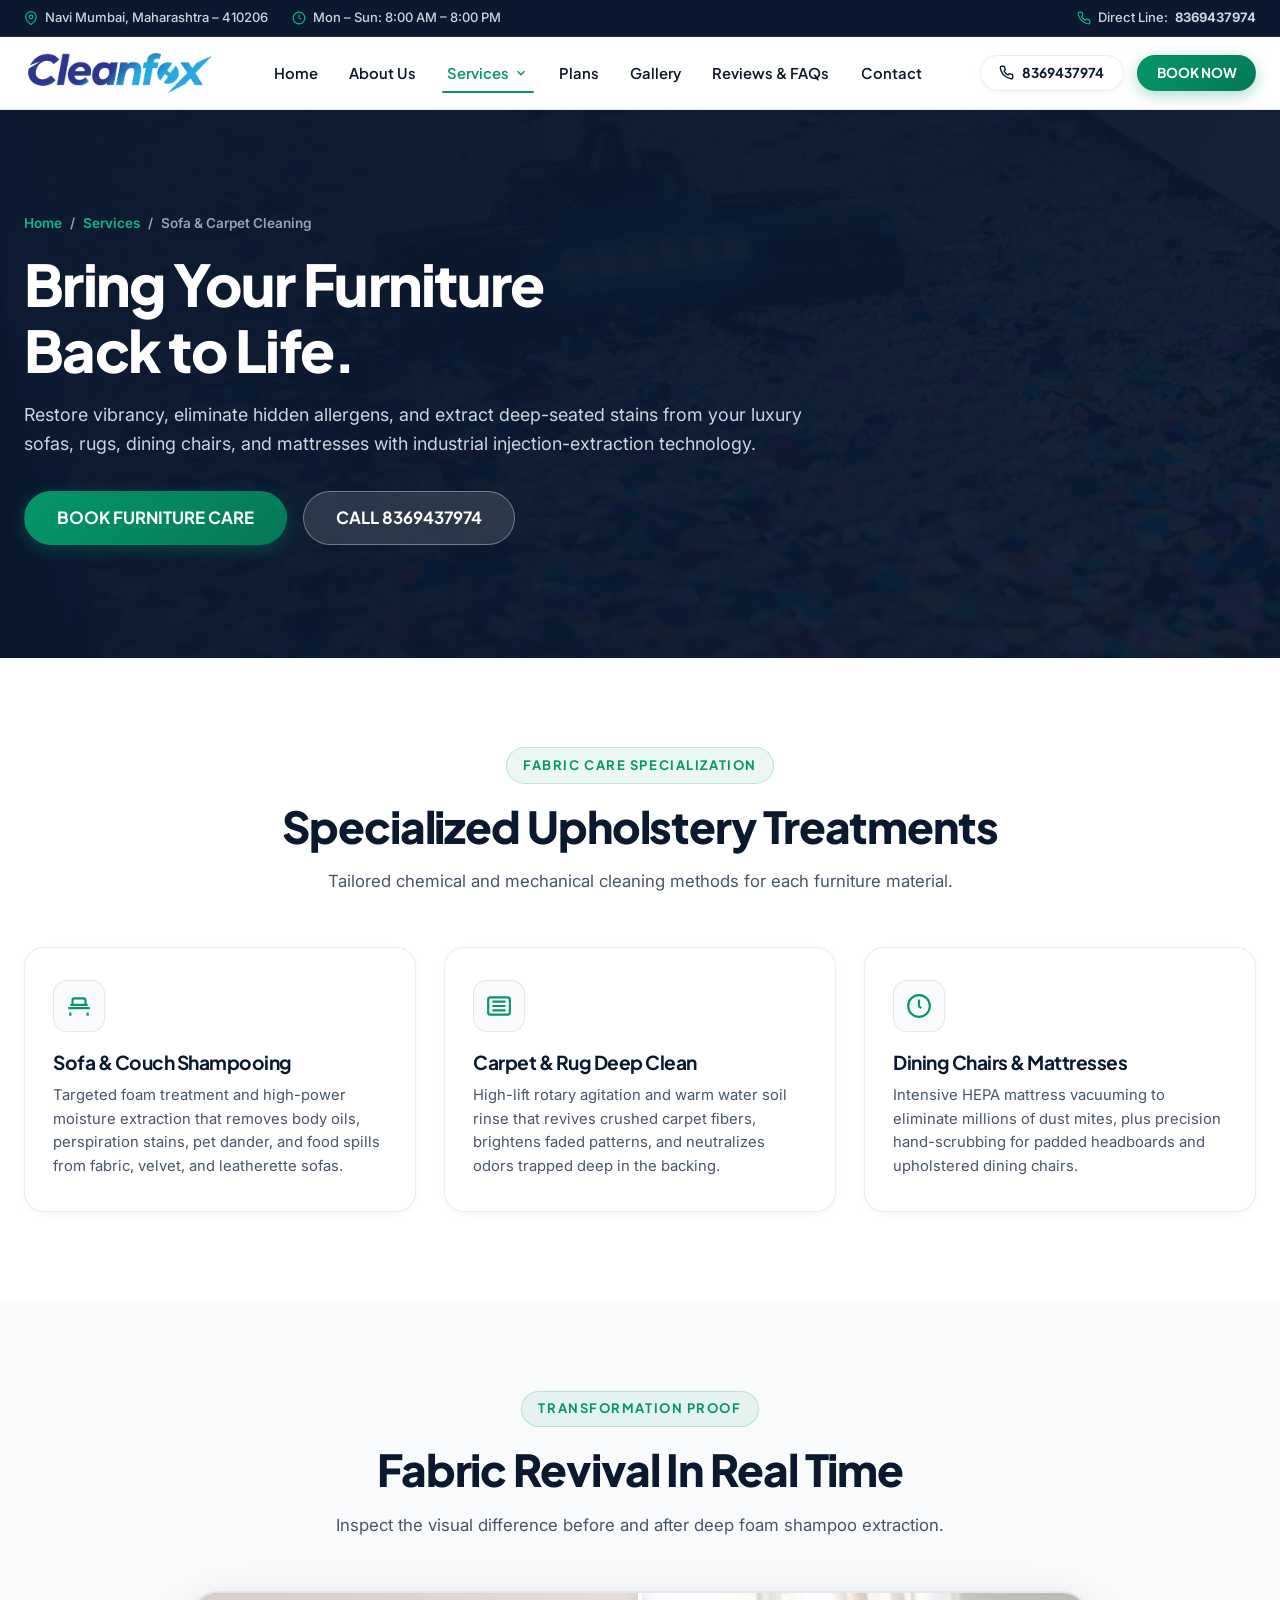
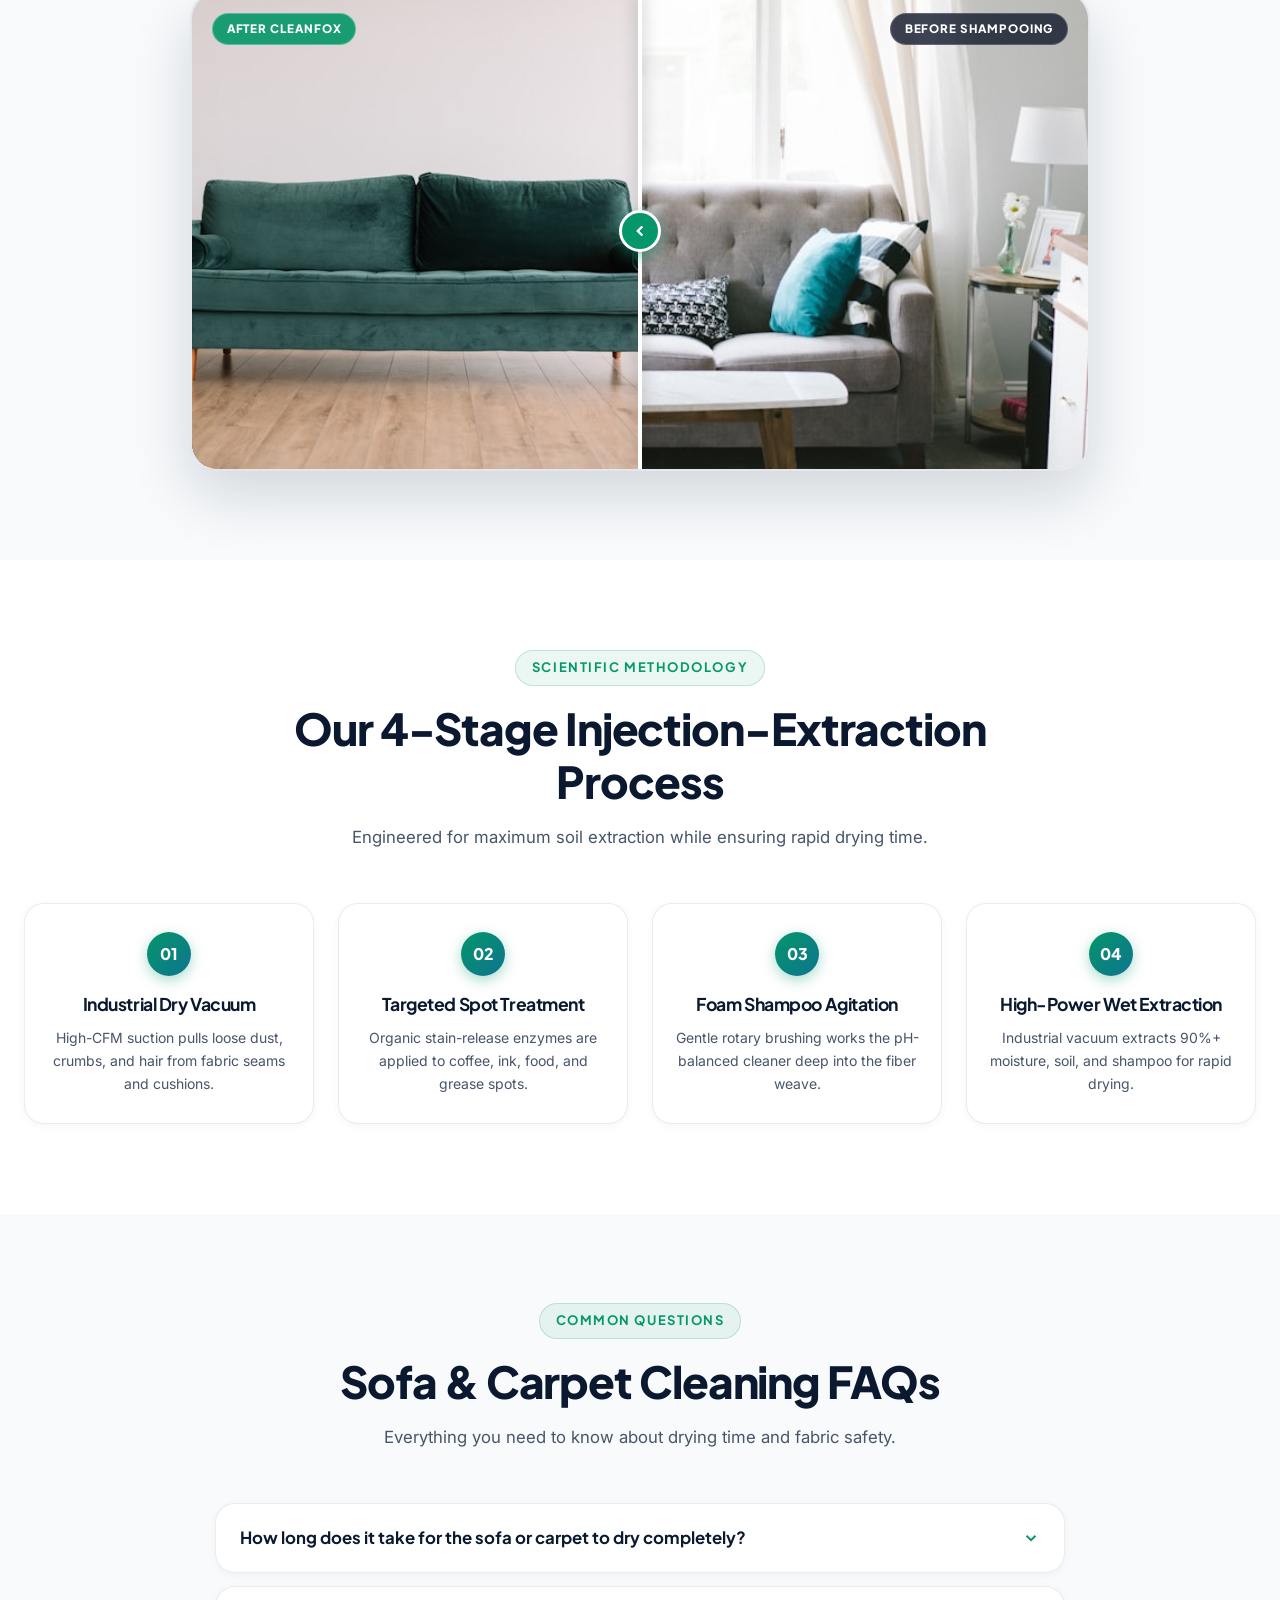
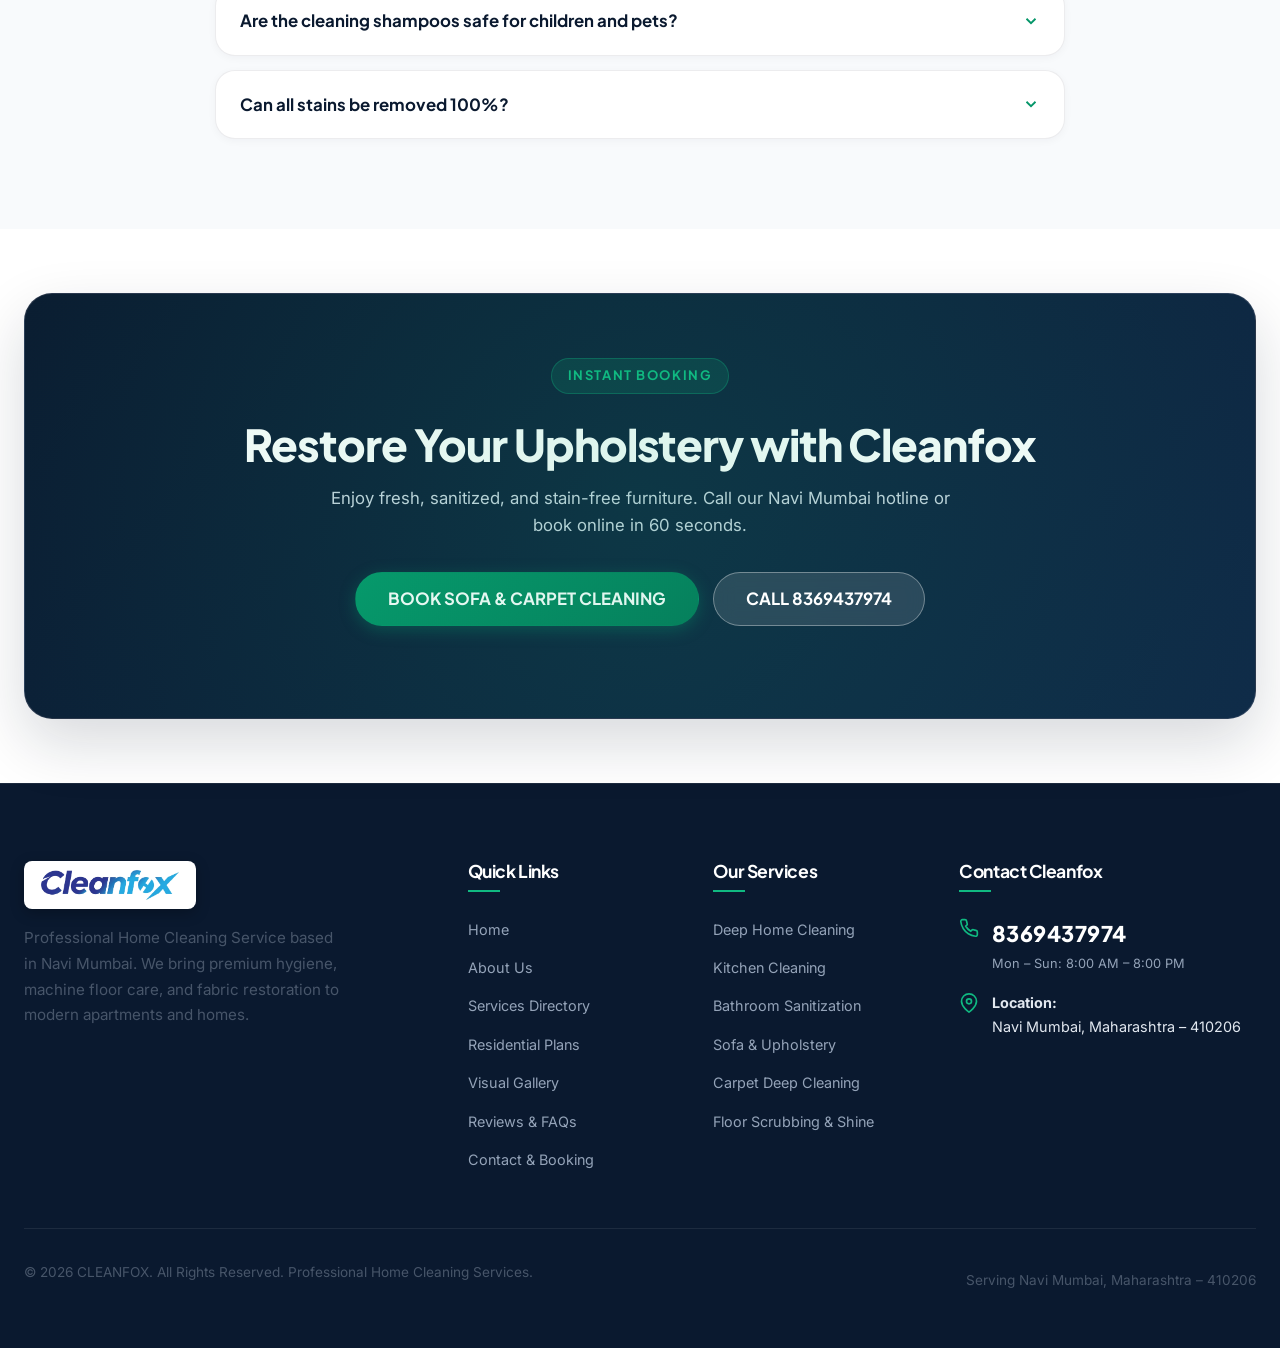
<file: sofa-carpet.html>
<!DOCTYPE html>
<html lang="en">
<head>
  <meta charset="UTF-8">
  <meta name="viewport" content="width=device-width, initial-scale=1.0">
  <title>Sofa, Carpet & Upholstery Cleaning Navi Mumbai | CLEANFOX | 8369437974</title>
  <meta name="description" content="Professional Sofa Shampooing, Carpet Deep Cleaning, and Fabric Upholstery Care in Navi Mumbai. Deep injection-extraction technology removes allergens, stains, and odors.">
  <meta name="keywords" content="Sofa cleaning Navi Mumbai, carpet cleaning Kharghar, upholstery shampooing Vashi, couch cleaning 410206">

  <!-- OpenGraph -->
  <meta property="og:title" content="Sofa & Carpet Cleaning | CLEANFOX Navi Mumbai">
  <meta property="og:description" content="Bring Your Furniture Back to Life. Deep steam injection-extraction cleaning.">
  <meta property="og:type" content="website">

  <!-- Stylesheets -->
  <link rel="stylesheet" href="css/main.css">
  <link rel="stylesheet" href="css/components.css">
  <link rel="stylesheet" href="css/pages.css">

  <script type="application/ld+json">
  {
    "@context": "https://schema.org",
    "@type": "Service",
    "name": "Sofa and Carpet Cleaning",
    "serviceType": "Upholstery & Fabric Cleaning",
    "provider": {
      "@type": "HomeAndConstructionBusiness",
      "name": "CLEANFOX",
      "telephone": "8369437974",
      "address": {
        "@type": "PostalAddress",
        "addressLocality": "Navi Mumbai",
        "addressRegion": "Maharashtra",
        "postalCode": "410206"
      }
    }
  }
  </script>
</head>
<body>

  <!-- Top Announcement Bar -->
  <div class="header-top-bar">
    <div class="container top-bar-inner">
      <div class="top-bar-left">
        <span class="top-bar-item">
          <svg viewBox="0 0 24 24" fill="none" stroke="currentColor" stroke-width="2"><path d="M21 10c0 7-9 13-9 13s-9-6-9-13a9 9 0 0 1 18 0z"></path><circle cx="12" cy="10" r="3"></circle></svg>
          Navi Mumbai, Maharashtra – 410206
        </span>
        <span class="top-bar-item">
          <svg viewBox="0 0 24 24" fill="none" stroke="currentColor" stroke-width="2"><circle cx="12" cy="12" r="10"></circle><polyline points="12 6 12 12 16 14"></polyline></svg>
          Mon – Sun: 8:00 AM – 8:00 PM
        </span>
      </div>
      <div class="top-bar-right">
        <a href="tel:8369437974" class="top-bar-item">
          <svg viewBox="0 0 24 24" fill="none" stroke="currentColor" stroke-width="2"><path d="M22 16.92v3a2 2 0 0 1-2.18 2 19.79 19.79 0 0 1-8.63-3.07 19.5 19.5 0 0 1-6-6 19.79 19.79 0 0 1-3.07-8.67A2 2 0 0 1 4.11 2h3a2 2 0 0 1 2 1.72 12.84 12.84 0 0 0 .7 2.81 2 2 0 0 1-.45 2.11L8.09 9.91a16 16 0 0 0 6 6l1.27-1.27a2 2 0 0 1 2.11-.45 12.84 12.84 0 0 0 2.81.7A2 2 0 0 1 22 16.92z"></path></svg>
          Direct Line: <strong>8369437974</strong>
        </a>
      </div>
    </div>
  </div>

    <!-- Sticky Main Navigation -->
  <header class="site-header" id="siteHeader">
    <div class="container header-container">
      <a href="index.html" class="brand-logo" aria-label="Cleanfox Home"><img src="images/logo.png" alt="Cleanfox Logo" class="brand-logo-img"></a>

      <!-- Desktop Nav -->
      <nav aria-label="Primary Navigation">
        <ul class="nav-menu">
          <li class="nav-item"><a href="index.html" class="nav-link">Home</a></li>
          <li class="nav-item"><a href="about.html" class="nav-link">About Us</a></li>
          <li class="nav-item">
            <a href="services.html" class="nav-link">
              Services
              <svg class="dropdown-chevron" viewBox="0 0 24 24" fill="none" stroke="currentColor" stroke-width="2.5"><polyline points="6 9 12 15 18 9"></polyline></svg>
            </a>
            <div class="nav-dropdown-menu">
              <a href="services.html" class="dropdown-link">
                <svg viewBox="0 0 24 24" fill="none" stroke="currentColor" stroke-width="2"><rect x="3" y="3" width="7" height="7"></rect><rect x="14" y="3" width="7" height="7"></rect><rect x="14" y="14" width="7" height="7"></rect><rect x="3" y="14" width="7" height="7"></rect></svg>
                All 10 Services Directory
              </a>
              <div class="dropdown-divider"></div>
              <a href="deep-cleaning.html" class="dropdown-link">
                <svg viewBox="0 0 24 24" fill="none" stroke="currentColor" stroke-width="2"><polygon points="12 2 15.09 8.26 22 9.27 17 14.14 18.18 21.02 12 17.77 5.82 21.02 7 14.14 2 9.27 8.91 8.26 12 2"></polygon></svg>
                Deep Home Cleaning
              </a>
              <a href="kitchen-bathroom.html" class="dropdown-link">
                <svg viewBox="0 0 24 24" fill="none" stroke="currentColor" stroke-width="2"><path d="M12 22s8-4 8-10V5l-8-3-8 3v7c0 6 8 10 8 10z"></path></svg>
                Kitchen & Bathroom
              </a>
              <a href="sofa-carpet.html" class="dropdown-link">
                <svg viewBox="0 0 24 24" fill="none" stroke="currentColor" stroke-width="2"><path d="M4 18v3M20 18v3M4 11h16M2 14h20M6 11V7a2 2 0 0 1 2-2h8a2 2 0 0 1 2 2v4"></path></svg>
                Sofa & Carpet Care
              </a>
            </div>
          </li>
          <li class="nav-item"><a href="plans.html" class="nav-link">Plans</a></li>
          <li class="nav-item"><a href="gallery.html" class="nav-link">Gallery</a></li>
          <li class="nav-item"><a href="reviews-faqs.html" class="nav-link">Reviews & FAQs</a></li>
          <li class="nav-item"><a href="contact.html" class="nav-link">Contact</a></li>
        </ul>
      </nav>

      <div class="nav-actions">
        <a href="tel:8369437974" class="btn btn-secondary btn-sm" aria-label="Call Cleanfox">
          <svg width="15" height="15" viewBox="0 0 24 24" fill="none" stroke="currentColor" stroke-width="2.2"><path d="M22 16.92v3a2 2 0 0 1-2.18 2 19.79 19.79 0 0 1-8.63-3.07 19.5 19.5 0 0 1-6-6 19.79 19.79 0 0 1-3.07-8.67A2 2 0 0 1 4.11 2h3a2 2 0 0 1 2 1.72 12.84 12.84 0 0 0 .7 2.81 2 2 0 0 1-.45 2.11L8.09 9.91a16 16 0 0 0 6 6l1.27-1.27a2 2 0 0 1 2.11-.45 12.84 12.84 0 0 0 2.81.7A2 2 0 0 1 22 16.92z"></path></svg>
          8369437974
        </a>
        <a href="contact.html" class="btn btn-primary btn-sm">BOOK NOW</a>
        <button class="mobile-toggle" aria-label="Toggle navigation menu">
          <svg viewBox="0 0 24 24" fill="none" stroke="currentColor" stroke-width="2.5"><line x1="3" y1="12" x2="21" y2="12"></line><line x1="3" y1="6" x2="21" y2="6"></line><line x1="3" y1="18" x2="21" y2="18"></line></svg>
        </button>
      </div>
    </div>
  </header>

  <!-- Mobile Drawer -->
  <div class="mobile-drawer">
    <div class="drawer-content">
      <div class="drawer-header">
        <a href="index.html" class="brand-logo" aria-label="Cleanfox Home"><img src="images/logo.png" alt="Cleanfox Logo" class="brand-logo-img"></a>
        <button class="drawer-close" aria-label="Close menu">
          <svg width="22" height="22" viewBox="0 0 24 24" fill="none" stroke="currentColor" stroke-width="2"><line x1="18" y1="6" x2="6" y2="18"></line><line x1="6" y1="6" x2="18" y2="18"></line></svg>
        </button>
      </div>

      <div class="drawer-section-title">Navigation</div>
      <ul class="drawer-nav">
        <li><a href="index.html">Home</a></li>
        <li><a href="about.html">About Us</a></li>
        <li><a href="plans.html">Residential Plans</a></li>
        <li><a href="gallery.html">Visual Gallery</a></li>
        <li><a href="reviews-faqs.html">Reviews & FAQs</a></li>
        <li><a href="contact.html">Contact / Book Now</a></li>
      </ul>

      <div class="drawer-section-title">Specialized Services</div>
      <ul class="drawer-nav">
        <li><a href="services.html">All 10 Services Directory</a></li>
        <li><a href="deep-cleaning.html">Deep Home Cleaning</a></li>
        <li><a href="kitchen-bathroom.html">Kitchen & Bathroom</a></li>
        <li><a href="sofa-carpet.html">Sofa & Carpet</a></li>
      </ul>

      <div class="drawer-footer">
        <a href="tel:8369437974" class="btn btn-primary btn-lg" style="width: 100%;">
          <svg width="18" height="18" viewBox="0 0 24 24" fill="none" stroke="currentColor" stroke-width="2.2"><path d="M22 16.92v3a2 2 0 0 1-2.18 2 19.79 19.79 0 0 1-8.63-3.07 19.5 19.5 0 0 1-6-6 19.79 19.79 0 0 1-3.07-8.67A2 2 0 0 1 4.11 2h3a2 2 0 0 1 2 1.72 12.84 12.84 0 0 0 .7 2.81 2 2 0 0 1-.45 2.11L8.09 9.91a16 16 0 0 0 6 6l1.27-1.27a2 2 0 0 1 2.11-.45 12.84 12.84 0 0 0 2.81.7A2 2 0 0 1 22 16.92z"></path></svg>
          Call 8369437974
        </a>
      </div>
    </div>
  </div>
  </div>

  <main>
    <!-- PAGE HERO BANNER -->
    <section class="page-hero">
      <img src="images/hero/hero-4.jpg" alt="Professional Sofa & Carpet Cleaning in Navi Mumbai" class="page-hero-bg">
      <div class="page-hero-overlay"></div>
      <div class="container">
        <div class="page-hero-content">
          <div class="breadcrumb-nav">
            <a href="index.html">Home</a>
            <span>/</span>
            <a href="services.html">Services</a>
            <span>/</span>
            <span>Sofa & Carpet Cleaning</span>
          </div>
          <h1 class="page-hero-title">Bring Your Furniture<br>Back to Life.</h1>
          <p class="page-hero-desc">
            Restore vibrancy, eliminate hidden allergens, and extract deep-seated stains from your luxury sofas, rugs, dining chairs, and mattresses with industrial injection-extraction technology.
          </p>
          <div class="hero-cta-group">
            <a href="contact.html" class="btn btn-primary btn-lg">BOOK FURNITURE CARE</a>
            <a href="tel:8369437974" class="btn btn-outline-light btn-lg">CALL 8369437974</a>
          </div>
        </div>
      </div>
    </section>

    <!-- SECTION 1: 3 SPECIALIZED FABRIC TREATMENTS -->
    <section class="section-spacing">
      <div class="container">
        <div class="section-header">
          <div class="section-tag">Fabric Care Specialization</div>
          <h2 class="section-title">Specialized Upholstery Treatments</h2>
          <p class="section-desc">Tailored chemical and mechanical cleaning methods for each furniture material.</p>
        </div>

        <div class="pillars-grid">
          <!-- 1. Sofa Cleaning -->
          <div class="pillar-card">
            <div class="pillar-icon">
              <svg viewBox="0 0 24 24" fill="none" stroke="currentColor" stroke-width="2"><path d="M4 18v3M20 18v3M4 11h16M2 14h20M6 11V7a2 2 0 0 1 2-2h8a2 2 0 0 1 2 2v4"></path></svg>
            </div>
            <h3 class="pillar-title">Sofa & Couch Shampooing</h3>
            <p class="pillar-text">
              Targeted foam treatment and high-power moisture extraction that removes body oils, perspiration stains, pet dander, and food spills from fabric, velvet, and leatherette sofas.
            </p>
          </div>

          <!-- 2. Carpet Cleaning -->
          <div class="pillar-card">
            <div class="pillar-icon">
              <svg viewBox="0 0 24 24" fill="none" stroke="currentColor" stroke-width="2"><rect x="2" y="4" width="20" height="16" rx="2"></rect><line x1="6" y1="8" x2="18" y2="8"></line><line x1="6" y1="12" x2="18" y2="12"></line><line x1="6" y1="16" x2="18" y2="16"></line></svg>
            </div>
            <h3 class="pillar-title">Carpet & Rug Deep Clean</h3>
            <p class="pillar-text">
              High-lift rotary agitation and warm water soil rinse that revives crushed carpet fibers, brightens faded patterns, and neutralizes odors trapped deep in the backing.
            </p>
          </div>

          <!-- 3. Other Upholstery -->
          <div class="pillar-card">
            <div class="pillar-icon">
              <svg viewBox="0 0 24 24" fill="none" stroke="currentColor" stroke-width="2"><circle cx="12" cy="12" r="10"></circle><polyline points="12 6 12 12 14 14"></polyline></svg>
            </div>
            <h3 class="pillar-title">Dining Chairs & Mattresses</h3>
            <p class="pillar-text">
              Intensive HEPA mattress vacuuming to eliminate millions of dust mites, plus precision hand-scrubbing for padded headboards and upholstered dining chairs.
            </p>
          </div>
        </div>
      </div>
    </section>

    <!-- SECTION 2: BEFORE & AFTER SOFA SLIDER -->
    <section class="section-spacing bg-subtle">
      <div class="container">
        <div class="section-header">
          <div class="section-tag">Transformation Proof</div>
          <h2 class="section-title">Fabric Revival In Real Time</h2>
          <p class="section-desc">Inspect the visual difference before and after deep foam shampoo extraction.</p>
        </div>

        <div class="before-after-wrapper" aria-label="Sofa Cleaning Before and After Slider">
          <div class="ba-image ba-before">
            <img src="images/before-after/sofa-before.jpg" alt="Sofa with stains before cleaning">
            <span class="ba-badge ba-badge-before">BEFORE SHAMPOOING</span>
          </div>
          <div class="ba-image ba-after">
            <img src="images/before-after/sofa-after.jpg" alt="Sofa after Cleanfox extraction shampooing">
            <span class="ba-badge ba-badge-after">AFTER CLEANFOX</span>
          </div>
          <div class="ba-handle">
            <div class="ba-handle-button" aria-label="Drag to compare">
              <svg viewBox="0 0 24 24" fill="none" stroke="currentColor" stroke-width="2.5"><polyline points="15 18 9 12 15 6"></polyline><polyline points="9 18 15 12 9 6" transform="rotate(180 12 12)"></polyline></svg>
            </div>
          </div>
        </div>
      </div>
    </section>

    <!-- SECTION 3: 4-STAGE EXTRACTION PROCESS -->
    <section class="section-spacing">
      <div class="container">
        <div class="section-header">
          <div class="section-tag">Scientific Methodology</div>
          <h2 class="section-title">Our 4-Stage Injection-Extraction Process</h2>
          <p class="section-desc">Engineered for maximum soil extraction while ensuring rapid drying time.</p>
        </div>

        <div class="workflow-grid">
          <div class="workflow-card">
            <div class="workflow-step-num">01</div>
            <h3 class="workflow-title">Industrial Dry Vacuum</h3>
            <p class="workflow-text">High-CFM suction pulls loose dust, crumbs, and hair from fabric seams and cushions.</p>
          </div>
          <div class="workflow-card">
            <div class="workflow-step-num">02</div>
            <h3 class="workflow-title">Targeted Spot Treatment</h3>
            <p class="workflow-text">Organic stain-release enzymes are applied to coffee, ink, food, and grease spots.</p>
          </div>
          <div class="workflow-card">
            <div class="workflow-step-num">03</div>
            <h3 class="workflow-title">Foam Shampoo Agitation</h3>
            <p class="workflow-text">Gentle rotary brushing works the pH-balanced cleaner deep into the fiber weave.</p>
          </div>
          <div class="workflow-card">
            <div class="workflow-step-num">04</div>
            <h3 class="workflow-title">High-Power Wet Extraction</h3>
            <p class="workflow-text">Industrial vacuum extracts 90%+ moisture, soil, and shampoo for rapid drying.</p>
          </div>
        </div>
      </div>
    </section>

    <!-- SECTION 4: MINI FAQ -->
    <section class="section-spacing bg-subtle">
      <div class="container">
        <div class="section-header">
          <div class="section-tag">Common Questions</div>
          <h2 class="section-title">Sofa & Carpet Cleaning FAQs</h2>
          <p class="section-desc">Everything you need to know about drying time and fabric safety.</p>
        </div>

        <div class="faq-accordion">
          <div class="faq-item">
            <button class="faq-question">
              <span>How long does it take for the sofa or carpet to dry completely?</span>
              <svg class="faq-chevron" viewBox="0 0 24 24" fill="none" stroke="currentColor" stroke-width="2.5"><polyline points="6 9 12 15 18 9"></polyline></svg>
            </button>
            <div class="faq-answer">
              Thanks to our commercial high-lift suction extraction machines, 90% of moisture is extracted immediately during the wash. Under normal room ceiling fan ventilation in Navi Mumbai, fabrics dry completely in approximately 3 to 5 hours.
            </div>
          </div>

          <div class="faq-item">
            <button class="faq-question">
              <span>Are the cleaning shampoos safe for children and pets?</span>
              <svg class="faq-chevron" viewBox="0 0 24 24" fill="none" stroke="currentColor" stroke-width="2.5"><polyline points="6 9 12 15 18 9"></polyline></svg>
            </button>
            <div class="faq-answer">
              Yes, absolutely. We use certified, hypoallergenic, non-toxic, and biodegradable shampoos specifically formulated for residential indoor furniture without harsh residual odors.
            </div>
          </div>

          <div class="faq-item">
            <button class="faq-question">
              <span>Can all stains be removed 100%?</span>
              <svg class="faq-chevron" viewBox="0 0 24 24" fill="none" stroke="currentColor" stroke-width="2.5"><polyline points="6 9 12 15 18 9"></polyline></svg>
            </button>
            <div class="faq-answer">
              Most fresh to moderately aged organic stains (food, tea, coffee, dust, pet spots) are significantly or completely removed. For very old chemical dye stains, we apply safe enzymatic treatments to lighten and sanitize without weakening fabric fibers.
            </div>
          </div>
        </div>
      </div>
    </section>

    <!-- FINAL CTA -->
    <section class="section-spacing-sm">
      <div class="container">
        <div class="cta-banner-wrapper">
          <div class="section-tag light" style="margin-bottom: 1.5rem;">Instant Booking</div>
          <h2 class="cta-banner-title">Restore Your Upholstery with Cleanfox</h2>
          <p class="cta-banner-desc">
            Enjoy fresh, sanitized, and stain-free furniture. Call our Navi Mumbai hotline or book online in 60 seconds.
          </p>
          <div class="cta-buttons-row">
            <a href="contact.html" class="btn btn-primary btn-lg">BOOK SOFA & CARPET CLEANING</a>
            <a href="tel:8369437974" class="btn btn-outline-light btn-lg">CALL 8369437974</a>
          </div>
        </div>
      </div>
    </section>
  </main>

  <!-- Multi-Column Luxury Footer -->
  <footer class="site-footer">
    <div class="container">
      <div class="footer-grid">
        <div class="footer-brand">
          <a href="index.html" class="brand-logo"><img src="images/logo.png" alt="Cleanfox Logo" class="brand-logo-img"></a>
          <p class="footer-about">
            Professional Home Cleaning Service based in Navi Mumbai. We bring premium hygiene, machine floor care, and fabric restoration to modern apartments and homes.
          </p>
        </div>
        <div>
          <h4 class="footer-heading">Quick Links</h4>
          <ul class="footer-links">
            <li><a href="index.html">Home</a></li>
            <li><a href="about.html">About Us</a></li>
            <li><a href="services.html">Services Directory</a></li>
            <li><a href="plans.html">Residential Plans</a></li>
            <li><a href="gallery.html">Visual Gallery</a></li>
            <li><a href="reviews-faqs.html">Reviews & FAQs</a></li>
            <li><a href="contact.html">Contact & Booking</a></li>
          </ul>
        </div>
        <div>
          <h4 class="footer-heading">Our Services</h4>
          <ul class="footer-links">
            <li><a href="deep-cleaning.html">Deep Home Cleaning</a></li>
            <li><a href="kitchen-bathroom.html">Kitchen Cleaning</a></li>
            <li><a href="kitchen-bathroom.html">Bathroom Sanitization</a></li>
            <li><a href="sofa-carpet.html">Sofa & Upholstery</a></li>
            <li><a href="sofa-carpet.html">Carpet Deep Cleaning</a></li>
            <li><a href="services.html">Floor Scrubbing & Shine</a></li>
          </ul>
        </div>
        <div>
          <h4 class="footer-heading">Contact Cleanfox</h4>
          <ul class="footer-contact-list">
            <li class="footer-contact-item">
              <svg viewBox="0 0 24 24" fill="none" stroke="currentColor" stroke-width="2"><path d="M22 16.92v3a2 2 0 0 1-2.18 2 19.79 19.79 0 0 1-8.63-3.07 19.5 19.5 0 0 1-6-6 19.79 19.79 0 0 1-3.07-8.67A2 2 0 0 1 4.11 2h3a2 2 0 0 1 2 1.72 12.84 12.84 0 0 0 .7 2.81 2 2 0 0 1-.45 2.11L8.09 9.91a16 16 0 0 0 6 6l1.27-1.27a2 2 0 0 1 2.11-.45 12.84 12.84 0 0 0 2.81.7A2 2 0 0 1 22 16.92z"></path></svg>
              <div>
                <a href="tel:8369437974" class="footer-phone-big">8369437974</a>
                <span style="font-size: 0.8rem; color: #94A3B8;">Mon – Sun: 8:00 AM – 8:00 PM</span>
              </div>
            </li>
            <li class="footer-contact-item">
              <svg viewBox="0 0 24 24" fill="none" stroke="currentColor" stroke-width="2"><path d="M21 10c0 7-9 13-9 13s-9-6-9-13a9 9 0 0 1 18 0z"></path><circle cx="12" cy="10" r="3"></circle></svg>
              <div>
                <strong>Location:</strong><br>
                Navi Mumbai, Maharashtra – 410206
              </div>
            </li>
          </ul>
        </div>
      </div>
      <div class="footer-bottom">
        <p>© 2026 CLEANFOX. All Rights Reserved. Professional Home Cleaning Services.</p>
        <p>Serving Navi Mumbai, Maharashtra – 410206</p>
      </div>
    </div>
  </footer>

  <!-- Sticky Mobile Action Bar -->
  <div class="mobile-bottom-bar" aria-label="Mobile Quick Actions">
    <div class="bottom-bar-grid">
      <a href="tel:8369437974" class="bottom-bar-btn bottom-btn-call">
        <svg viewBox="0 0 24 24" fill="none" stroke="currentColor" stroke-width="2.2"><path d="M22 16.92v3a2 2 0 0 1-2.18 2 19.79 19.79 0 0 1-8.63-3.07 19.5 19.5 0 0 1-6-6 19.79 19.79 0 0 1-3.07-8.67A2 2 0 0 1 4.11 2h3a2 2 0 0 1 2 1.72 12.84 12.84 0 0 0 2.81.7A2 2 0 0 1 22 16.92z"></path></svg>
        <span>CALL</span>
      </a>
      <a href="https://wa.me/918369437974?text=Hi%20Cleanfox%2C%20I%20would%20like%20to%20inquire%20about%20sofa%20and%20carpet%20cleaning." class="bottom-bar-btn bottom-btn-whatsapp" target="_blank" rel="noopener">
        <svg viewBox="0 0 24 24" fill="none" stroke="currentColor" stroke-width="2.2"><path d="M21 11.5a8.38 8.38 0 0 1-.9 3.8 8.5 8.5 0 0 1-7.6 4.7 8.38 8.38 0 0 1-3.8-.9L3 21l1.9-5.7a8.38 8.38 0 0 1-.9-3.8 8.5 8.5 0 0 1 4.7-7.6 8.38 8.38 0 0 1 3.8-.9h.5a8.48 8.48 0 0 1 8 8v.5z"></path></svg>
        <span>WHATSAPP</span>
      </a>
      <a href="contact.html" class="bottom-bar-btn bottom-btn-book">
        <svg viewBox="0 0 24 24" fill="none" stroke="currentColor" stroke-width="2.2"><rect x="3" y="4" width="18" height="18" rx="2" ry="2"></rect><line x1="16" y1="2" x2="16" y2="6"></line><line x1="8" y1="2" x2="8" y2="6"></line><line x1="3" y1="10" x2="21" y2="10"></line></svg>
        <span>BOOK NOW</span>
      </a>
    </div>
  </div>

  <script src="js/main.js"></script>
  <script src="js/before-after.js"></script>
  <script src="js/faq.js"></script>
</body>
</html>
</file>
<file: css/main.css>
/* ==========================================================================
   CLEANFOX — MASTER DESIGN SYSTEM & CORE STYLESHEET
   Aesthetics: ₹50 Lakh Luxury Modern Home Care
   Palette: Deep Slate / Obsidian Navy (#0A192F, #0F172A), Emerald/Teal (#059669, #0E7490),
            Vibrant Mint (#10B981), Pristine Snow (#FFFFFF, #F8FAFC)
   ========================================================================== */

@import url('https://fonts.googleapis.com/css2?family=Inter:wght@300;400;500;600;700&family=Plus+Jakarta+Sans:wght@500;600;700;800;900&display=swap');

:root {
  /* Colors */
  --primary-navy: #0A192F;
  --primary-dark: #0F172A;
  --surface-dark: #1E293B;
  --brand-teal: #0E7490;
  --brand-emerald: #059669;
  --brand-accent: #10B981;
  --brand-glow: rgba(16, 185, 129, 0.25);
  --brand-sky: #06B6D4;
  --text-main: #0F172A;
  --text-muted: #475569;
  --text-light: #64748B;
  --text-white: #F8FAFC;
  --bg-main: #FFFFFF;
  --bg-subtle: #F8FAFC;
  --bg-slate: #F1F5F9;
  --border-subtle: rgba(15, 23, 42, 0.08);
  --border-glass: rgba(255, 255, 255, 0.15);
  --card-bg: #FFFFFF;
  --glass-bg: rgba(255, 255, 255, 0.92);
  --glass-dark: rgba(10, 25, 47, 0.88);

  /* Shadows */
  --shadow-sm: 0 2px 8px rgba(15, 23, 42, 0.04);
  --shadow-md: 0 8px 24px rgba(15, 23, 42, 0.08);
  --shadow-lg: 0 16px 40px rgba(15, 23, 42, 0.12);
  --shadow-xl: 0 24px 60px rgba(15, 23, 42, 0.16);
  --shadow-glow: 0 10px 30px rgba(16, 185, 129, 0.3);

  /* Radii */
  --radius-sm: 8px;
  --radius-md: 14px;
  --radius-lg: 20px;
  --radius-xl: 28px;
  --radius-full: 9999px;

  /* Typography */
  --font-heading: 'Plus Jakarta Sans', -apple-system, BlinkMacSystemFont, sans-serif;
  --font-body: 'Inter', -apple-system, BlinkMacSystemFont, sans-serif;

  /* Transitions */
  --transition-fast: 0.2s cubic-bezier(0.4, 0, 0.2, 1);
  --transition-normal: 0.35s cubic-bezier(0.4, 0, 0.2, 1);
  --transition-slow: 0.6s cubic-bezier(0.16, 1, 0.3, 1);
}

/* Base Reset */
*, *::before, *::after {
  box-sizing: border-box;
  margin: 0;
  padding: 0;
}

html {
  scroll-behavior: smooth;
  font-size: 16px;
  -webkit-text-size-adjust: 100%;
}

body {
  font-family: var(--font-body);
  color: var(--text-main);
  background-color: var(--bg-main);
  line-height: 1.65;
  overflow-x: hidden;
  position: relative;
  -webkit-font-smoothing: antialiased;
  -moz-osx-font-smoothing: grayscale;
}

img, picture, video, svg {
  display: block;
  max-width: 100%;
  height: auto;
}

a {
  color: inherit;
  text-decoration: none;
  transition: color var(--transition-fast);
}

button, input, select, textarea {
  font: inherit;
}

/* Typography Hierarchy */
h1, h2, h3, h4, h5, h6 {
  font-family: var(--font-heading);
  color: var(--primary-navy);
  font-weight: 800;
  line-height: 1.2;
  letter-spacing: -0.025em;
}

h1 { font-size: clamp(2rem, 5vw, 3.8rem); font-weight: 900; }
h2 { font-size: clamp(1.65rem, 3.5vw, 2.75rem); }
h3 { font-size: clamp(1.25rem, 2.2vw, 1.75rem); font-weight: 700; }
h4 { font-size: 1.15rem; font-weight: 700; }
p { color: var(--text-muted); margin-bottom: 1rem; }
p:last-child { margin-bottom: 0; }

.lead-text {
  font-size: clamp(1rem, 1.3vw, 1.2rem);
  line-height: 1.65;
  color: var(--text-muted);
}

/* Container & Layout */
.container {
  width: 100%;
  max-width: 1320px;
  margin-left: auto;
  margin-right: auto;
  padding-left: 1.5rem;
  padding-right: 1.5rem;
}

.container-narrow {
  max-width: 960px;
}

.section-spacing {
  padding-top: clamp(3.5rem, 7vw, 6.5rem);
  padding-bottom: clamp(3.5rem, 7vw, 6.5rem);
}

.section-spacing-sm {
  padding-top: clamp(2.5rem, 5vw, 4rem);
  padding-bottom: clamp(2.5rem, 5vw, 4rem);
}

.bg-subtle {
  background-color: var(--bg-subtle);
}

.bg-dark {
  background-color: var(--primary-navy);
  color: var(--text-white);
}

.bg-dark h1, .bg-dark h2, .bg-dark h3, .bg-dark h4 {
  color: var(--text-white);
}

.bg-dark p {
  color: #94A3B8;
}

/* Section Headers */
.section-header {
  text-align: center;
  max-width: 760px;
  margin: 0 auto clamp(2rem, 4vw, 3.5rem);
}

.section-tag {
  display: inline-flex;
  align-items: center;
  gap: 0.5rem;
  font-family: var(--font-heading);
  font-size: 0.8125rem;
  font-weight: 700;
  text-transform: uppercase;
  letter-spacing: 0.12em;
  color: var(--brand-emerald);
  background: rgba(5, 150, 105, 0.08);
  padding: 0.4rem 1rem;
  border-radius: var(--radius-full);
  margin-bottom: 1rem;
  border: 1px solid rgba(5, 150, 105, 0.2);
}

.section-tag.light {
  color: var(--brand-accent);
  background: rgba(16, 185, 129, 0.15);
  border-color: rgba(16, 185, 129, 0.3);
}

.section-title {
  margin-bottom: 1rem;
}

.section-desc {
  font-size: 1.05rem;
  color: var(--text-muted);
}

/* ==========================================================================
   STICKY LUXURY NAVIGATION BAR
   ========================================================================== */

.header-top-bar {
  background: var(--primary-navy);
  color: #CBD5E1;
  font-size: 0.8125rem;
  padding: 0.45rem 0;
  border-bottom: 1px solid rgba(255, 255, 255, 0.08);
}

.top-bar-inner {
  display: flex;
  justify-content: space-between;
  align-items: center;
}

.top-bar-left, .top-bar-right {
  display: flex;
  align-items: center;
  gap: 1.5rem;
}

.top-bar-item {
  display: inline-flex;
  align-items: center;
  gap: 0.45rem;
  color: #CBD5E1;
  font-weight: 500;
  white-space: nowrap;
}

.top-bar-item svg {
  width: 14px;
  height: 14px;
  stroke: var(--brand-accent);
  flex-shrink: 0;
}

.site-header {
  position: sticky;
  top: 0;
  left: 0;
  right: 0;
  z-index: 1000;
  background: rgba(255, 255, 255, 0.95);
  backdrop-filter: blur(20px);
  -webkit-backdrop-filter: blur(20px);
  border-bottom: 1px solid var(--border-subtle);
  transition: all var(--transition-normal);
}

.site-header.scrolled {
  padding: 0.25rem 0;
  box-shadow: 0 10px 30px rgba(15, 23, 42, 0.08);
  background: rgba(255, 255, 255, 0.98);
}

.header-container {
  display: flex;
  align-items: center;
  justify-content: space-between;
  padding-top: 0.75rem;
  padding-bottom: 0.75rem;
  gap: 1.5rem;
}

/* Brand Logo */
.brand-logo {
  display: flex;
  align-items: center;
  gap: 0.65rem;
  font-family: var(--font-heading);
  font-size: 1.55rem;
  font-weight: 900;
  letter-spacing: -0.04em;
  color: var(--primary-navy);
  flex-shrink: 0;
  white-space: nowrap;
  text-decoration: none;
}

.brand-logo-img {
  height: 48px;
  width: auto;
  max-width: 220px;
  object-fit: contain;
  display: block;
  transition: transform var(--transition-fast);
}

.brand-logo:hover .brand-logo-img {
  transform: scale(1.04);
}

.site-footer .brand-logo-img {
  height: 48px;
  background: #FFFFFF;
  padding: 6px 14px;
  border-radius: var(--radius-sm);
  box-shadow: 0 4px 14px rgba(0, 0, 0, 0.25);
}

.brand-tagline {
  font-size: 0.65rem;
  font-weight: 700;
  text-transform: uppercase;
  letter-spacing: 0.14em;
  color: var(--text-light);
  display: block;
  line-height: 1;
  margin-top: 2px;
}

/* Nav Menu & Links */
.nav-menu {
  display: flex;
  align-items: center;
  gap: 1.25rem;
  list-style: none;
  margin: 0;
  padding: 0;
}

.nav-item {
  position: relative;
  display: flex;
  align-items: center;
}

.nav-link {
  font-family: var(--font-heading);
  font-size: 0.925rem;
  font-weight: 600;
  color: var(--text-main);
  padding: 0.5rem 0.35rem;
  position: relative;
  white-space: nowrap;
  display: inline-flex;
  align-items: center;
  gap: 0.3rem;
  transition: color var(--transition-fast);
}

.nav-link::after {
  content: '';
  position: absolute;
  bottom: 0;
  left: 0;
  width: 0;
  height: 2.5px;
  background: var(--brand-emerald);
  transition: width var(--transition-normal);
  border-radius: var(--radius-full);
}

.nav-link:hover, .nav-link.active {
  color: var(--brand-emerald);
}

.nav-link:hover::after, .nav-link.active::after {
  width: 100%;
}

.nav-link .dropdown-chevron {
  width: 14px;
  height: 14px;
  stroke: currentColor;
  transition: transform var(--transition-fast);
}

.nav-item:hover .dropdown-chevron {
  transform: rotate(180deg);
}

/* Nav Dropdown Menu */
.nav-dropdown-menu {
  position: absolute;
  top: 100%;
  left: 50%;
  transform: translateX(-50%) translateY(10px);
  background: #FFFFFF;
  border-radius: var(--radius-lg);
  border: 1px solid var(--border-subtle);
  box-shadow: var(--shadow-xl);
  padding: 0.75rem 0.5rem;
  min-width: 250px;
  opacity: 0;
  visibility: hidden;
  pointer-events: none;
  transition: all var(--transition-normal);
  z-index: 100;
}

.nav-dropdown-menu::before {
  content: '';
  position: absolute;
  top: -6px;
  left: 50%;
  transform: translateX(-50%) rotate(45deg);
  width: 12px;
  height: 12px;
  background: #FFFFFF;
  border-left: 1px solid var(--border-subtle);
  border-top: 1px solid var(--border-subtle);
}

.nav-item:hover .nav-dropdown-menu,
.nav-item:focus-within .nav-dropdown-menu {
  opacity: 1;
  visibility: visible;
  pointer-events: auto;
  transform: translateX(-50%) translateY(0);
}

.dropdown-link {
  display: flex;
  align-items: center;
  gap: 0.75rem;
  padding: 0.65rem 1rem;
  border-radius: var(--radius-md);
  font-family: var(--font-heading);
  font-size: 0.875rem;
  font-weight: 600;
  color: var(--primary-navy);
  white-space: nowrap;
  transition: all var(--transition-fast);
}

.dropdown-link svg {
  width: 16px;
  height: 16px;
  stroke: var(--brand-emerald);
  flex-shrink: 0;
}

.dropdown-link:hover, .dropdown-link.active {
  background: var(--bg-subtle);
  color: var(--brand-emerald);
  transform: translateX(4px);
}

.dropdown-divider {
  height: 1px;
  background: var(--border-subtle);
  margin: 0.4rem 0.5rem;
}

/* Nav Actions */
.nav-actions {
  display: flex;
  align-items: center;
  gap: 0.85rem;
  flex-shrink: 0;
}

.nav-actions .btn {
  white-space: nowrap;
}

/* Mobile Toggle Hamburger */
.mobile-toggle {
  display: none;
  background: none;
  border: none;
  cursor: pointer;
  padding: 0.4rem;
  color: var(--primary-navy);
  border-radius: var(--radius-sm);
  align-items: center;
  justify-content: center;
  transition: background var(--transition-fast);
}

.mobile-toggle:hover {
  background: var(--bg-slate);
}

.mobile-toggle svg {
  width: 28px;
  height: 28px;
}

/* ==========================================================================
   BUTTONS
   ========================================================================== */

.btn {
  display: inline-flex;
  align-items: center;
  justify-content: center;
  gap: 0.5rem;
  font-family: var(--font-heading);
  font-weight: 700;
  font-size: 0.925rem;
  padding: 0.75rem 1.6rem;
  border-radius: var(--radius-full);
  cursor: pointer;
  border: 1px solid transparent;
  transition: all var(--transition-normal);
  white-space: nowrap;
  text-decoration: none;
  line-height: 1.2;
}

.btn-primary {
  background: linear-gradient(135deg, var(--brand-emerald) 0%, #047857 100%);
  color: #FFFFFF;
  box-shadow: 0 4px 16px rgba(5, 150, 105, 0.35);
}

.btn-primary:hover {
  transform: translateY(-2px);
  box-shadow: 0 8px 24px rgba(5, 150, 105, 0.45);
  background: linear-gradient(135deg, #10B981 0%, var(--brand-emerald) 100%);
  color: #FFFFFF;
}

.btn-secondary {
  background: #FFFFFF;
  color: var(--primary-navy);
  border-color: var(--border-subtle);
  box-shadow: var(--shadow-sm);
}

.btn-secondary:hover {
  border-color: var(--brand-emerald);
  color: var(--brand-emerald);
  transform: translateY(-2px);
  box-shadow: var(--shadow-md);
}

.btn-dark {
  background: var(--primary-navy);
  color: #FFFFFF;
}

.btn-dark:hover {
  background: var(--surface-dark);
  transform: translateY(-2px);
  box-shadow: var(--shadow-lg);
  color: #FFFFFF;
}

.btn-outline-light {
  background: rgba(255, 255, 255, 0.12);
  color: #FFFFFF;
  border-color: rgba(255, 255, 255, 0.35);
  backdrop-filter: blur(10px);
}

.btn-outline-light:hover {
  background: #FFFFFF;
  color: var(--primary-navy);
  border-color: #FFFFFF;
  transform: translateY(-2px);
}

.btn-sm {
  padding: 0.55rem 1.15rem;
  font-size: 0.85rem;
}

.btn-lg {
  padding: 1rem 2rem;
  font-size: 1.05rem;
}

.btn-icon {
  width: 18px;
  height: 18px;
  transition: transform var(--transition-fast);
}

.btn:hover .btn-icon {
  transform: translateX(3px);
}

/* ==========================================================================
   MOBILE DRAWER NAVIGATION
   ========================================================================== */

.mobile-drawer {
  position: fixed;
  top: 0;
  left: 0;
  width: 100%;
  height: 100%;
  background: rgba(10, 25, 47, 0.75);
  backdrop-filter: blur(10px);
  -webkit-backdrop-filter: blur(10px);
  z-index: 2000;
  opacity: 0;
  visibility: hidden;
  transition: all var(--transition-normal);
}

.mobile-drawer.open {
  opacity: 1;
  visibility: visible;
}

.drawer-content {
  position: absolute;
  top: 0;
  right: 0;
  width: 88%;
  max-width: 380px;
  height: 100%;
  background: #FFFFFF;
  box-shadow: var(--shadow-xl);
  padding: 1.75rem;
  display: flex;
  flex-direction: column;
  transform: translateX(100%);
  transition: transform var(--transition-normal);
  overflow-y: auto;
  -webkit-overflow-scrolling: touch;
}

.mobile-drawer.open .drawer-content {
  transform: translateX(0);
}

.drawer-header {
  display: flex;
  align-items: center;
  justify-content: space-between;
  margin-bottom: 1.5rem;
  padding-bottom: 1rem;
  border-bottom: 1px solid var(--border-subtle);
}

.drawer-close {
  background: var(--bg-slate);
  border: none;
  color: var(--primary-navy);
  cursor: pointer;
  padding: 0.4rem;
  border-radius: 50%;
  display: flex;
  align-items: center;
  justify-content: center;
}

.drawer-nav {
  list-style: none;
  display: flex;
  flex-direction: column;
  gap: 0.35rem;
  margin-bottom: 2rem;
}

.drawer-nav a {
  font-family: var(--font-heading);
  font-weight: 700;
  font-size: 1.05rem;
  color: var(--primary-navy);
  display: flex;
  align-items: center;
  justify-content: space-between;
  padding: 0.7rem 0.85rem;
  border-radius: var(--radius-md);
  transition: all var(--transition-fast);
}

.drawer-nav a.active, .drawer-nav a:hover {
  background: var(--bg-subtle);
  color: var(--brand-emerald);
}

.drawer-nav-divider {
  height: 1px;
  background: var(--border-subtle);
  margin: 0.5rem 0;
}

.drawer-section-title {
  font-size: 0.75rem;
  font-weight: 800;
  text-transform: uppercase;
  letter-spacing: 0.1em;
  color: var(--text-light);
  padding: 0.5rem 0.85rem 0.25rem;
}

.drawer-footer {
  margin-top: auto;
  padding-top: 1.5rem;
  border-top: 1px solid var(--border-subtle);
  display: flex;
  flex-direction: column;
  gap: 0.75rem;
}

/* ==========================================================================
   STICKY MOBILE BOTTOM QUICK ACTION BAR
   ========================================================================== */

.mobile-bottom-bar {
  display: none;
  position: fixed;
  bottom: 0;
  left: 0;
  right: 0;
  z-index: 999;
  background: rgba(255, 255, 255, 0.98);
  backdrop-filter: blur(16px);
  -webkit-backdrop-filter: blur(16px);
  border-top: 1px solid var(--border-subtle);
  padding: 0.6rem 0.75rem calc(0.6rem + env(safe-area-inset-bottom, 0px));
  box-shadow: 0 -6px 25px rgba(15, 23, 42, 0.12);
}

.bottom-bar-grid {
  display: grid;
  grid-template-columns: 1fr 1fr 1.35fr;
  gap: 0.5rem;
  max-width: 500px;
  margin: 0 auto;
}

.bottom-bar-btn {
  display: flex;
  flex-direction: column;
  align-items: center;
  justify-content: center;
  gap: 0.2rem;
  padding: 0.55rem 0.25rem;
  border-radius: var(--radius-sm);
  font-size: 0.75rem;
  font-weight: 800;
  font-family: var(--font-heading);
  text-align: center;
  line-height: 1.1;
  text-decoration: none;
  min-height: 48px;
}

.bottom-bar-btn svg {
  width: 18px;
  height: 18px;
}

.bottom-btn-call {
  background: var(--bg-slate);
  color: var(--primary-navy);
  border: 1px solid var(--border-subtle);
}

.bottom-btn-whatsapp {
  background: #25D366;
  color: #FFFFFF;
}

.bottom-btn-book {
  background: linear-gradient(135deg, var(--brand-emerald), #047857);
  color: #FFFFFF;
}

/* ==========================================================================
   MULTI-COLUMN LUXURY FOOTER
   ========================================================================== */

.site-footer {
  background: var(--primary-navy);
  color: #94A3B8;
  padding-top: clamp(3.5rem, 6vw, 5.5rem);
  padding-bottom: clamp(2rem, 4vw, 3rem);
  border-top: 1px solid rgba(255, 255, 255, 0.08);
}

.footer-grid {
  display: grid;
  grid-template-columns: 2fr 1fr 1fr 1.5fr;
  gap: 3rem;
  margin-bottom: 3.5rem;
}

.footer-brand .brand-logo {
  color: #FFFFFF;
  margin-bottom: 1rem;
}

.footer-about {
  font-size: 0.95rem;
  line-height: 1.7;
  margin-bottom: 1.5rem;
  max-width: 320px;
}

.footer-badges {
  display: flex;
  flex-wrap: wrap;
  gap: 0.6rem;
}

.footer-badge {
  display: inline-flex;
  align-items: center;
  gap: 0.4rem;
  font-size: 0.75rem;
  font-weight: 600;
  background: rgba(255, 255, 255, 0.06);
  color: #E2E8F0;
  padding: 0.35rem 0.75rem;
  border-radius: var(--radius-full);
  border: 1px solid rgba(255, 255, 255, 0.1);
}

.footer-heading {
  color: #FFFFFF;
  font-size: 1.1rem;
  font-weight: 700;
  margin-bottom: 1.5rem;
  position: relative;
  padding-bottom: 0.6rem;
}

.footer-heading::after {
  content: '';
  position: absolute;
  bottom: 0;
  left: 0;
  width: 32px;
  height: 2px;
  background: var(--brand-accent);
}

.footer-links {
  list-style: none;
  display: flex;
  flex-direction: column;
  gap: 0.75rem;
}

.footer-links a {
  color: #94A3B8;
  font-size: 0.9rem;
  transition: color var(--transition-fast), transform var(--transition-fast);
  display: inline-block;
}

.footer-links a:hover {
  color: var(--brand-accent);
  transform: translateX(4px);
}

.footer-contact-list {
  list-style: none;
  display: flex;
  flex-direction: column;
  gap: 1rem;
}

.footer-contact-item {
  display: flex;
  align-items: flex-start;
  gap: 0.8rem;
  font-size: 0.9rem;
  color: #E2E8F0;
}

.footer-contact-item svg {
  width: 20px;
  height: 20px;
  stroke: var(--brand-accent);
  flex-shrink: 0;
  margin-top: 2px;
}

.footer-phone-big {
  font-family: var(--font-heading);
  font-size: 1.35rem;
  font-weight: 800;
  color: #FFFFFF;
  letter-spacing: 0.02em;
  display: block;
}

.footer-phone-big:hover {
  color: var(--brand-accent);
}

.footer-bottom {
  padding-top: 2rem;
  border-top: 1px solid rgba(255, 255, 255, 0.08);
  display: flex;
  justify-content: space-between;
  align-items: center;
  font-size: 0.85rem;
  color: #64748B;
  flex-wrap: wrap;
  gap: 1rem;
}

/* Toast Notifications */
.toast-container {
  position: fixed;
  bottom: 5rem;
  right: 1.5rem;
  z-index: 9999;
  display: flex;
  flex-direction: column;
  gap: 0.75rem;
  pointer-events: none;
  max-width: 90vw;
}

.toast {
  background: var(--primary-navy);
  color: #FFFFFF;
  padding: 1rem 1.25rem;
  border-radius: var(--radius-md);
  box-shadow: var(--shadow-xl);
  display: flex;
  align-items: center;
  gap: 0.75rem;
  font-size: 0.9rem;
  font-weight: 600;
  border-left: 4px solid var(--brand-accent);
  pointer-events: auto;
  transform: translateY(100px);
  opacity: 0;
  transition: all var(--transition-normal);
}

.toast.show {
  transform: translateY(0);
  opacity: 1;
}

/* ==========================================================================
   RESPONSIVE BREAKPOINTS & MOBILE OPTIMIZATIONS
   ========================================================================== */

@media (max-width: 1180px) {
  .header-top-bar {
    display: none;
  }
  .nav-menu, .nav-actions .btn-secondary {
    display: none;
  }
  .mobile-toggle {
    display: flex;
    min-width: 44px;
    min-height: 44px;
  }
  .mobile-bottom-bar {
    display: block;
  }
  body {
    padding-bottom: calc(65px + env(safe-area-inset-bottom, 0px));
  }
}

@media (max-width: 1024px) {
  .footer-grid {
    grid-template-columns: 1fr 1fr;
    gap: 2.5rem;
  }
}

@media (max-width: 768px) {
  .section-spacing {
    padding-top: clamp(2.75rem, 6vw, 4.5rem);
    padding-bottom: clamp(2.75rem, 6vw, 4.5rem);
  }
  .section-spacing-sm {
    padding-top: clamp(2rem, 4vw, 3rem);
    padding-bottom: clamp(2rem, 4vw, 3rem);
  }
  .section-header {
    margin-bottom: 2rem;
  }
}

@media (max-width: 640px) {
  .footer-grid {
    grid-template-columns: 1fr;
    gap: 2rem;
  }
  .footer-bottom {
    flex-direction: column;
    gap: 0.75rem;
    text-align: center;
  }
  .header-container {
    padding-top: 0.55rem;
    padding-bottom: 0.55rem;
    gap: 0.75rem;
  }
  .brand-logo {
    font-size: 1.3rem;
  }
  .brand-logo .logo-fox-badge {
    width: 34px;
    height: 34px;
  }
  .brand-tagline {
    font-size: 0.6rem;
    letter-spacing: 0.1em;
  }
  .nav-actions {
    gap: 0.5rem;
  }
  .nav-actions .btn-sm {
    padding: 0.45rem 0.85rem;
    font-size: 0.8rem;
  }
}

@media (max-width: 480px) {
  .container {
    padding-left: 1rem;
    padding-right: 1rem;
  }
  .brand-logo {
    font-size: 1.2rem;
    gap: 0.45rem;
  }
  .brand-logo .logo-fox-badge {
    width: 30px;
    height: 30px;
  }
  .drawer-content {
    width: 90%;
    padding: 1.25rem 1rem;
  }
  .drawer-nav a {
    font-size: 0.95rem;
    padding: 0.65rem 0.75rem;
  }
  .bottom-bar-btn {
    font-size: 0.7rem;
    padding: 0.45rem 0.2rem;
  }
  .bottom-bar-btn svg {
    width: 17px;
    height: 17px;
  }
}

@media (max-width: 360px) {
  .brand-tagline {
    display: none;
  }
  .brand-logo {
    font-size: 1.15rem;
  }
  .nav-actions .btn-sm {
    padding: 0.4rem 0.65rem;
    font-size: 0.75rem;
  }
}
</file>
<file: css/components.css>
/* ==========================================================================
   CLEANFOX — COMPONENTS STYLESHEET
   High-converting, luxury interactive UI components (Fully Responsive)
   ========================================================================== */

/* 1. CINEMATIC HERO SLIDESHOW */
.hero-slider-container {
  position: relative;
  width: 100%;
  min-height: 88vh;
  max-height: 900px;
  background: var(--primary-navy);
  overflow: hidden;
  display: flex;
  align-items: center;
}

.hero-slides {
  position: absolute;
  top: 0;
  left: 0;
  width: 100%;
  height: 100%;
}

.hero-slide {
  position: absolute;
  top: 0;
  left: 0;
  width: 100%;
  height: 100%;
  opacity: 0;
  visibility: hidden;
  transition: opacity 1s cubic-bezier(0.4, 0, 0.2, 1), transform 6s linear;
  transform: scale(1.04);
}

.hero-slide.active {
  opacity: 1;
  visibility: visible;
  transform: scale(1);
}

.hero-slide-bg {
  width: 100%;
  height: 100%;
  object-fit: cover;
  object-position: center;
}

.hero-overlay {
  position: absolute;
  top: 0;
  left: 0;
  width: 100%;
  height: 100%;
  background: linear-gradient(
    90deg,
    rgba(10, 25, 47, 0.94) 0%,
    rgba(10, 25, 47, 0.8) 50%,
    rgba(10, 25, 47, 0.45) 100%
  );
}

@media (max-width: 768px) {
  .hero-slider-container {
    min-height: auto;
    padding-top: 2rem;
    padding-bottom: 4rem;
  }
  .hero-overlay {
    background: linear-gradient(
      180deg,
      rgba(10, 25, 47, 0.92) 0%,
      rgba(10, 25, 47, 0.85) 60%,
      rgba(10, 25, 47, 0.95) 100%
    );
  }
}

.hero-content {
  position: relative;
  z-index: 10;
  max-width: 760px;
  color: #FFFFFF;
  padding: 3.5rem 0 2rem;
}

.hero-pill {
  display: inline-flex;
  align-items: center;
  gap: 0.5rem;
  background: rgba(16, 185, 129, 0.15);
  border: 1px solid rgba(16, 185, 129, 0.4);
  color: var(--brand-accent);
  padding: 0.4rem 1.1rem;
  border-radius: var(--radius-full);
  font-family: var(--font-heading);
  font-weight: 700;
  font-size: 0.825rem;
  text-transform: uppercase;
  letter-spacing: 0.1em;
  margin-bottom: 1.25rem;
  backdrop-filter: blur(10px);
}

.hero-pill-dot {
  width: 8px;
  height: 8px;
  background-color: var(--brand-accent);
  border-radius: 50%;
  box-shadow: 0 0 10px var(--brand-accent);
  animation: pulseDot 2s infinite;
}

@keyframes pulseDot {
  0% { transform: scale(0.95); opacity: 0.8; }
  50% { transform: scale(1.3); opacity: 1; }
  100% { transform: scale(0.95); opacity: 0.8; }
}

.hero-title {
  color: #FFFFFF;
  font-size: clamp(2.2rem, 5vw, 4rem);
  font-weight: 900;
  line-height: 1.15;
  margin-bottom: 1.25rem;
  letter-spacing: -0.03em;
}

.hero-title .text-gradient {
  background: linear-gradient(135deg, #FFFFFF 30%, var(--brand-sky) 70%, var(--brand-accent) 100%);
  -webkit-background-clip: text;
  -webkit-text-fill-color: transparent;
}

.hero-subtitle {
  font-size: clamp(1.05rem, 1.5vw, 1.25rem);
  color: #E2E8F0;
  line-height: 1.6;
  margin-bottom: 2rem;
  max-width: 620px;
}

.hero-cta-group {
  display: flex;
  flex-wrap: wrap;
  align-items: center;
  gap: 1rem;
  margin-bottom: 2.25rem;
}

.hero-trust-indicators {
  display: flex;
  flex-wrap: wrap;
  gap: 1rem 1.5rem;
  border-top: 1px solid rgba(255, 255, 255, 0.12);
  padding-top: 1.5rem;
}

.hero-trust-item {
  display: flex;
  align-items: center;
  gap: 0.45rem;
  color: #CBD5E1;
  font-size: 0.875rem;
  font-weight: 600;
}

.hero-trust-item svg {
  width: 16px;
  height: 16px;
  stroke: var(--brand-accent);
  flex-shrink: 0;
}

@media (max-width: 640px) {
  .hero-cta-group {
    flex-direction: column;
    align-items: stretch;
    width: 100%;
  }
  .hero-cta-group .btn {
    width: 100%;
  }
  .hero-trust-indicators {
    gap: 0.75rem 1rem;
  }
  .hero-trust-item {
    font-size: 0.8rem;
  }
}

/* Slideshow Controls & Progress */
.slider-controls {
  position: absolute;
  bottom: 2rem;
  right: 2rem;
  z-index: 20;
  display: flex;
  align-items: center;
  gap: 0.85rem;
  background: rgba(10, 25, 47, 0.7);
  backdrop-filter: blur(12px);
  padding: 0.5rem 1rem;
  border-radius: var(--radius-full);
  border: 1px solid rgba(255, 255, 255, 0.15);
}

.slider-indicators {
  display: flex;
  gap: 0.5rem;
}

.slider-dot {
  width: 20px;
  height: 4px;
  background: rgba(255, 255, 255, 0.3);
  border-radius: var(--radius-full);
  cursor: pointer;
  position: relative;
  overflow: hidden;
  transition: all var(--transition-fast);
}

.slider-dot.active {
  width: 36px;
  background: rgba(255, 255, 255, 0.3);
}

.slider-dot-progress {
  position: absolute;
  top: 0;
  left: 0;
  height: 100%;
  width: 0;
  background: var(--brand-accent);
}

.slider-dot.active .slider-dot-progress {
  width: 100%;
  transition: width 3s linear;
}

.slider-nav-btn {
  background: none;
  border: none;
  color: #FFFFFF;
  cursor: pointer;
  display: flex;
  align-items: center;
  justify-content: center;
  width: 26px;
  height: 26px;
  border-radius: 50%;
  transition: background var(--transition-fast);
}

.slider-nav-btn:hover {
  background: rgba(255, 255, 255, 0.2);
}

.slider-nav-btn svg {
  width: 16px;
  height: 16px;
}

@media (max-width: 768px) {
  .slider-controls {
    bottom: 1rem;
    right: 50%;
    transform: translateX(50%);
    padding: 0.4rem 0.85rem;
  }
}

/* 2. TRUST STATS STRIP */
.trust-strip {
  background: #FFFFFF;
  box-shadow: 0 10px 40px rgba(15, 23, 42, 0.06);
  border-radius: var(--radius-lg);
  margin-top: -3rem;
  position: relative;
  z-index: 30;
  border: 1px solid var(--border-subtle);
  padding: 1.75rem 2.25rem;
}

.trust-grid {
  display: grid;
  grid-template-columns: repeat(4, 1fr);
  gap: 2rem;
}

.trust-card {
  display: flex;
  align-items: center;
  gap: 1.15rem;
}

.trust-icon-box {
  width: 50px;
  height: 50px;
  border-radius: var(--radius-md);
  background: linear-gradient(135deg, rgba(5, 150, 105, 0.1), rgba(14, 116, 144, 0.1));
  display: flex;
  align-items: center;
  justify-content: center;
  color: var(--brand-emerald);
  flex-shrink: 0;
  border: 1px solid rgba(5, 150, 105, 0.2);
}

.trust-icon-box svg {
  width: 24px;
  height: 24px;
}

.trust-text h4 {
  font-size: 1rem;
  font-weight: 800;
  color: var(--primary-navy);
  margin-bottom: 0.15rem;
}

.trust-text p {
  font-size: 0.825rem;
  color: var(--text-muted);
  margin: 0;
}

@media (max-width: 992px) {
  .trust-grid {
    grid-template-columns: repeat(2, 1fr);
    gap: 1.5rem;
  }
}

@media (max-width: 640px) {
  .trust-grid {
    grid-template-columns: 1fr;
    gap: 1rem;
  }
  .trust-strip {
    margin-top: 1.25rem;
    padding: 1.15rem;
  }
}

/* 3. INTERACTIVE BEFORE & AFTER SLIDER */
.before-after-wrapper {
  position: relative;
  width: 100%;
  max-width: 900px;
  height: clamp(250px, 56vw, 480px);
  border-radius: var(--radius-xl);
  overflow: hidden;
  box-shadow: var(--shadow-xl);
  border: 2px solid var(--border-subtle);
  user-select: none;
  touch-action: pan-y;
  margin: 0 auto;
}

.ba-image {
  position: absolute;
  top: 0;
  left: 0;
  width: 100%;
  height: 100%;
  overflow: hidden;
}

.ba-image img {
  width: 100%;
  height: 100%;
  object-fit: cover;
  pointer-events: none;
}

.ba-after {
  position: absolute;
  top: 0;
  left: 0;
  width: 50%;
  height: 100%;
  overflow: hidden;
  z-index: 2;
}

.ba-after img {
  width: 100%;
  height: 100%;
  max-width: none;
  object-fit: cover;
}

.ba-handle {
  position: absolute;
  top: 0;
  left: 50%;
  width: 4px;
  height: 100%;
  background: #FFFFFF;
  z-index: 10;
  cursor: ew-resize;
  transform: translateX(-50%);
  box-shadow: 0 0 16px rgba(0, 0, 0, 0.4);
  touch-action: none;
}

.ba-handle-button {
  position: absolute;
  top: 50%;
  left: 50%;
  transform: translate(-50%, -50%);
  width: 42px;
  height: 42px;
  background: var(--brand-emerald);
  color: #FFFFFF;
  border-radius: 50%;
  display: flex;
  align-items: center;
  justify-content: center;
  box-shadow: 0 4px 15px rgba(5, 150, 105, 0.5);
  border: 3px solid #FFFFFF;
}

.ba-handle-button svg {
  width: 18px;
  height: 18px;
}

.ba-badge {
  position: absolute;
  top: 1.25rem;
  z-index: 5;
  padding: 0.35rem 0.85rem;
  border-radius: var(--radius-full);
  font-family: var(--font-heading);
  font-size: 0.725rem;
  font-weight: 800;
  letter-spacing: 0.08em;
  text-transform: uppercase;
  backdrop-filter: blur(8px);
}

.ba-badge-before {
  right: 1.25rem;
  background: rgba(15, 23, 42, 0.8);
  color: #FFFFFF;
  border: 1px solid rgba(255, 255, 255, 0.2);
}

.ba-badge-after {
  left: 1.25rem;
  background: rgba(5, 150, 105, 0.9);
  color: #FFFFFF;
  border: 1px solid rgba(255, 255, 255, 0.3);
}

@media (max-width: 640px) {
  .before-after-wrapper {
    height: clamp(220px, 60vw, 320px);
    border-radius: var(--radius-lg);
  }
  .ba-handle-button {
    width: 36px;
    height: 36px;
  }
  .ba-handle-button svg {
    width: 15px;
    height: 15px;
  }
  .ba-badge {
    top: 0.65rem;
    padding: 0.25rem 0.55rem;
    font-size: 0.65rem;
  }
  .ba-badge-before { right: 0.65rem; }
  .ba-badge-after { left: 0.65rem; }
}

/* 4. PREMIUM SERVICE CARDS */
.services-grid {
  display: grid;
  grid-template-columns: repeat(auto-fill, minmax(280px, 1fr));
  gap: 2rem;
}

.service-card {
  background: #FFFFFF;
  border-radius: var(--radius-lg);
  border: 1px solid var(--border-subtle);
  overflow: hidden;
  box-shadow: var(--shadow-sm);
  transition: all var(--transition-normal);
  display: flex;
  flex-direction: column;
  position: relative;
}

.service-card:hover {
  transform: translateY(-6px);
  box-shadow: var(--shadow-xl);
  border-color: rgba(5, 150, 105, 0.3);
}

.service-card-img-wrap {
  position: relative;
  height: 210px;
  overflow: hidden;
}

.service-card-img-wrap img {
  width: 100%;
  height: 100%;
  object-fit: cover;
  transition: transform var(--transition-slow);
}

.service-card:hover .service-card-img-wrap img {
  transform: scale(1.06);
}

.service-badge {
  position: absolute;
  top: 1rem;
  right: 1rem;
  background: rgba(10, 25, 47, 0.88);
  color: #FFFFFF;
  padding: 0.3rem 0.8rem;
  border-radius: var(--radius-full);
  font-size: 0.725rem;
  font-weight: 700;
  backdrop-filter: blur(8px);
}

.service-card-body {
  padding: 1.5rem;
  display: flex;
  flex-direction: column;
  flex-grow: 1;
}

.service-card-title {
  font-size: 1.25rem;
  margin-bottom: 0.5rem;
  color: var(--primary-navy);
}

.service-card-desc {
  font-size: 0.925rem;
  color: var(--text-muted);
  margin-bottom: 1.25rem;
  line-height: 1.6;
}

.service-card-features {
  list-style: none;
  margin-bottom: 1.5rem;
  display: flex;
  flex-direction: column;
  gap: 0.5rem;
  flex-grow: 1;
}

.service-card-features li {
  display: flex;
  align-items: flex-start;
  gap: 0.5rem;
  font-size: 0.875rem;
  color: var(--text-main);
  font-weight: 500;
}

.service-card-features svg {
  width: 16px;
  height: 16px;
  stroke: var(--brand-emerald);
  flex-shrink: 0;
  margin-top: 3px;
}

.service-card-footer {
  display: flex;
  align-items: center;
  justify-content: space-between;
  padding-top: 1.15rem;
  border-top: 1px solid var(--border-subtle);
  gap: 0.6rem;
  flex-wrap: wrap;
}

@media (max-width: 640px) {
  .services-grid {
    grid-template-columns: 1fr;
    gap: 1.5rem;
  }
}

/* 5. 6-FEATURE PILLARS */
.pillars-grid {
  display: grid;
  grid-template-columns: repeat(3, 1fr);
  gap: 1.75rem;
}

.pillar-card {
  background: #FFFFFF;
  border: 1px solid var(--border-subtle);
  border-radius: var(--radius-lg);
  padding: 2rem 1.75rem;
  box-shadow: var(--shadow-sm);
  transition: all var(--transition-normal);
  position: relative;
  overflow: hidden;
}

.pillar-card::before {
  content: '';
  position: absolute;
  top: 0;
  left: 0;
  width: 100%;
  height: 3px;
  background: linear-gradient(90deg, var(--brand-emerald), var(--brand-sky));
  opacity: 0;
  transition: opacity var(--transition-fast);
}

.pillar-card:hover {
  transform: translateY(-5px);
  box-shadow: var(--shadow-lg);
  border-color: rgba(5, 150, 105, 0.25);
}

.pillar-card:hover::before {
  opacity: 1;
}

.pillar-icon {
  width: 52px;
  height: 52px;
  border-radius: var(--radius-md);
  background: var(--bg-subtle);
  color: var(--brand-emerald);
  display: flex;
  align-items: center;
  justify-content: center;
  margin-bottom: 1.15rem;
  border: 1px solid var(--border-subtle);
}

.pillar-icon svg {
  width: 26px;
  height: 26px;
}

.pillar-title {
  font-size: 1.2rem;
  margin-bottom: 0.65rem;
  color: var(--primary-navy);
}

.pillar-text {
  font-size: 0.925rem;
  color: var(--text-muted);
  line-height: 1.6;
}

@media (max-width: 992px) {
  .pillars-grid {
    grid-template-columns: repeat(2, 1fr);
  }
}

@media (max-width: 640px) {
  .pillars-grid {
    grid-template-columns: 1fr;
    gap: 1.25rem;
  }
}

/* 6. HOW IT WORKS WORKFLOW */
.workflow-grid {
  display: grid;
  grid-template-columns: repeat(4, 1fr);
  gap: 1.5rem;
  position: relative;
}

.workflow-card {
  position: relative;
  padding: 1.75rem 1.25rem;
  background: #FFFFFF;
  border-radius: var(--radius-lg);
  border: 1px solid var(--border-subtle);
  box-shadow: var(--shadow-sm);
  text-align: center;
}

.workflow-step-num {
  width: 44px;
  height: 44px;
  margin: 0 auto 1.15rem;
  border-radius: 50%;
  background: linear-gradient(135deg, var(--brand-emerald), var(--brand-teal));
  color: #FFFFFF;
  font-family: var(--font-heading);
  font-weight: 800;
  font-size: 1rem;
  display: flex;
  align-items: center;
  justify-content: center;
  box-shadow: 0 4px 14px rgba(5, 150, 105, 0.35);
}

.workflow-title {
  font-size: 1.1rem;
  margin-bottom: 0.65rem;
  color: var(--primary-navy);
}

.workflow-text {
  font-size: 0.875rem;
  color: var(--text-muted);
}

@media (max-width: 992px) {
  .workflow-grid {
    grid-template-columns: repeat(2, 1fr);
  }
}

@media (max-width: 640px) {
  .workflow-grid {
    grid-template-columns: 1fr;
    gap: 1rem;
  }
}

/* 7. TESTIMONIAL / REVIEWS CARDS */
.reviews-grid {
  display: grid;
  grid-template-columns: repeat(auto-fill, minmax(320px, 1fr));
  gap: 1.75rem;
}

.review-card {
  background: #FFFFFF;
  border: 1px solid var(--border-subtle);
  border-radius: var(--radius-lg);
  padding: 1.75rem;
  box-shadow: var(--shadow-sm);
  display: flex;
  flex-direction: column;
  transition: all var(--transition-normal);
}

.review-card:hover {
  transform: translateY(-4px);
  box-shadow: var(--shadow-lg);
  border-color: rgba(5, 150, 105, 0.2);
}

.review-header {
  display: flex;
  align-items: center;
  justify-content: space-between;
  margin-bottom: 1.15rem;
}

.review-author {
  display: flex;
  align-items: center;
  gap: 0.75rem;
}

.review-avatar {
  width: 42px;
  height: 42px;
  border-radius: 50%;
  background: linear-gradient(135deg, #0F172A, #334155);
  color: #FFFFFF;
  font-family: var(--font-heading);
  font-weight: 700;
  display: flex;
  align-items: center;
  justify-content: center;
  font-size: 0.95rem;
}

.review-author-info h4 {
  font-size: 0.925rem;
  color: var(--primary-navy);
  margin-bottom: 0.15rem;
}

.review-service-tag {
  font-size: 0.725rem;
  font-weight: 600;
  color: var(--brand-emerald);
}

.review-stars {
  color: #F59E0B;
  display: flex;
  gap: 0.15rem;
}

.review-stars svg {
  width: 15px;
  height: 15px;
  fill: currentColor;
}

.review-body {
  font-size: 0.925rem;
  color: var(--text-muted);
  line-height: 1.65;
  font-style: italic;
  flex-grow: 1;
}

.review-footer {
  margin-top: 1.15rem;
  padding-top: 0.85rem;
  border-top: 1px solid var(--border-subtle);
  font-size: 0.775rem;
  color: var(--text-light);
  display: flex;
  align-items: center;
  gap: 0.4rem;
}

@media (max-width: 640px) {
  .reviews-grid {
    grid-template-columns: 1fr;
  }
}

/* 8. HIGH-CONVERSION CTA BANNER */
.cta-banner-wrapper {
  background: linear-gradient(135deg, var(--primary-navy) 0%, #0F2847 100%);
  border-radius: var(--radius-xl);
  padding: clamp(2.5rem, 5vw, 4.5rem) clamp(1.5rem, 4vw, 3.5rem);
  color: #FFFFFF;
  text-align: center;
  position: relative;
  overflow: hidden;
  box-shadow: var(--shadow-xl);
  border: 1px solid rgba(255, 255, 255, 0.12);
}

.cta-banner-wrapper::before {
  content: '';
  position: absolute;
  top: -50%;
  left: -50%;
  width: 200%;
  height: 200%;
  background: radial-gradient(circle at center, rgba(16, 185, 129, 0.15) 0%, transparent 60%);
  pointer-events: none;
}

.cta-banner-title {
  color: #FFFFFF;
  font-size: clamp(1.8rem, 3.5vw, 2.75rem);
  font-weight: 900;
  margin-bottom: 0.85rem;
}

.cta-banner-desc {
  font-size: 1.05rem;
  color: #CBD5E1;
  max-width: 640px;
  margin: 0 auto 2rem;
}

.cta-buttons-row {
  display: flex;
  flex-wrap: wrap;
  justify-content: center;
  gap: 0.85rem;
  margin-bottom: 1.75rem;
}

.cta-trust-pills {
  display: flex;
  flex-wrap: wrap;
  justify-content: center;
  gap: 1.25rem;
  font-size: 0.825rem;
  color: #94A3B8;
  font-weight: 500;
}

.cta-trust-pills span {
  display: inline-flex;
  align-items: center;
  gap: 0.35rem;
}

.cta-trust-pills svg {
  width: 14px;
  height: 14px;
  stroke: var(--brand-accent);
}

@media (max-width: 640px) {
  .cta-banner-wrapper {
    border-radius: var(--radius-lg);
    padding: 2.25rem 1.25rem;
  }
  .cta-buttons-row {
    flex-direction: column;
  }
  .cta-buttons-row .btn {
    width: 100%;
  }
  .cta-trust-pills {
    flex-direction: column;
    align-items: center;
    gap: 0.5rem;
  }
}
</file>
<file: css/pages.css>
/* ==========================================================================
   CLEANFOX — PAGES STYLESHEET
   Page-specific bespoke layouts, Lightbox, FAQs, Plans Matrix, Booking Form
   (Fully Mobile Optimized)
   ========================================================================== */

/* 1. INNER PAGE HERO BANNERS */
.page-hero {
  position: relative;
  background: var(--primary-navy);
  color: #FFFFFF;
  padding: clamp(4.5rem, 8vw, 7.5rem) 0 clamp(3.5rem, 6vw, 5.5rem);
  overflow: hidden;
}

.page-hero-bg {
  position: absolute;
  top: 0;
  left: 0;
  width: 100%;
  height: 100%;
  object-fit: cover;
  opacity: 0.22;
  filter: saturate(1.2);
}

.page-hero-overlay {
  position: absolute;
  top: 0;
  left: 0;
  width: 100%;
  height: 100%;
  background: linear-gradient(135deg, rgba(10, 25, 47, 0.96) 0%, rgba(10, 25, 47, 0.75) 100%);
}

.page-hero-content {
  position: relative;
  z-index: 10;
  max-width: 800px;
}

.page-hero-title {
  color: #FFFFFF;
  font-size: clamp(2.1rem, 4.5vw, 3.6rem);
  font-weight: 900;
  line-height: 1.15;
  margin-bottom: 1.15rem;
  letter-spacing: -0.03em;
}

.page-hero-desc {
  font-size: clamp(1.05rem, 1.4vw, 1.25rem);
  color: #CBD5E1;
  line-height: 1.6;
  margin-bottom: 2rem;
}

.breadcrumb-nav {
  display: flex;
  align-items: center;
  gap: 0.5rem;
  font-size: 0.85rem;
  font-weight: 600;
  color: #94A3B8;
  margin-bottom: 1rem;
}

.breadcrumb-nav a {
  color: var(--brand-accent);
}

.breadcrumb-nav a:hover {
  text-decoration: underline;
}

@media (max-width: 768px) {
  .page-hero {
    padding: 3rem 0 2.5rem;
  }
  .page-hero-title {
    font-size: clamp(1.85rem, 6vw, 2.5rem);
  }
  .page-hero-desc {
    font-size: 0.975rem;
    margin-bottom: 1.5rem;
  }
}

/* 2. GALLERY & LIGHTBOX */
.gallery-filters {
  display: flex;
  flex-wrap: wrap;
  justify-content: center;
  gap: 0.65rem;
  margin-bottom: 2.5rem;
}

.filter-btn {
  background: #FFFFFF;
  border: 1px solid var(--border-subtle);
  color: var(--text-main);
  padding: 0.55rem 1.25rem;
  border-radius: var(--radius-full);
  font-family: var(--font-heading);
  font-weight: 700;
  font-size: 0.875rem;
  cursor: pointer;
  transition: all var(--transition-fast);
  white-space: nowrap;
}

.filter-btn:hover, .filter-btn.active {
  background: var(--primary-navy);
  color: #FFFFFF;
  border-color: var(--primary-navy);
  box-shadow: var(--shadow-sm);
}

.gallery-grid {
  display: grid;
  grid-template-columns: repeat(auto-fill, minmax(320px, 1fr));
  gap: 1.5rem;
}

.gallery-item {
  position: relative;
  border-radius: var(--radius-lg);
  overflow: hidden;
  height: 270px;
  cursor: pointer;
  box-shadow: var(--shadow-sm);
  border: 1px solid var(--border-subtle);
  transition: all var(--transition-normal);
}

.gallery-item img {
  width: 100%;
  height: 100%;
  object-fit: cover;
  transition: transform var(--transition-slow);
}

.gallery-item-overlay {
  position: absolute;
  top: 0;
  left: 0;
  width: 100%;
  height: 100%;
  background: linear-gradient(180deg, transparent 40%, rgba(10, 25, 47, 0.9) 100%);
  display: flex;
  flex-direction: column;
  justify-content: flex-end;
  padding: 1.25rem;
  opacity: 0;
  transition: opacity var(--transition-normal);
}

.gallery-item:hover {
  transform: translateY(-4px);
  box-shadow: var(--shadow-xl);
}

.gallery-item:hover img {
  transform: scale(1.06);
}

.gallery-item:hover .gallery-item-overlay {
  opacity: 1;
}

.gallery-item-title {
  color: #FFFFFF;
  font-size: 1.05rem;
  font-weight: 700;
  margin-bottom: 0.2rem;
}

.gallery-item-cat {
  color: var(--brand-accent);
  font-size: 0.775rem;
  font-weight: 600;
  text-transform: uppercase;
  letter-spacing: 0.05em;
}

@media (max-width: 768px) {
  .gallery-filters {
    display: flex;
    flex-wrap: nowrap;
    overflow-x: auto;
    justify-content: flex-start;
    padding-bottom: 0.75rem;
    -webkit-overflow-scrolling: touch;
    gap: 0.5rem;
    margin-bottom: 1.5rem;
    scrollbar-width: none;
  }
  .gallery-filters::-webkit-scrollbar {
    display: none;
  }
  .filter-btn {
    flex-shrink: 0;
    padding: 0.45rem 1rem;
    font-size: 0.8rem;
  }
  .gallery-grid {
    grid-template-columns: 1fr;
    gap: 1.25rem;
  }
  .gallery-item {
    height: 230px;
  }
  .gallery-item-overlay {
    opacity: 1;
    background: linear-gradient(180deg, transparent 40%, rgba(10, 25, 47, 0.85) 100%);
  }
}

/* Lightbox Modal */
.lightbox-modal {
  position: fixed;
  top: 0;
  left: 0;
  width: 100%;
  height: 100%;
  background: rgba(10, 25, 47, 0.95);
  backdrop-filter: blur(16px);
  z-index: 3000;
  display: flex;
  align-items: center;
  justify-content: center;
  opacity: 0;
  visibility: hidden;
  transition: all var(--transition-normal);
  padding: 1.5rem;
}

.lightbox-modal.active {
  opacity: 1;
  visibility: visible;
}

.lightbox-content {
  position: relative;
  max-width: 1000px;
  max-height: 85vh;
  display: flex;
  flex-direction: column;
  align-items: center;
  width: 100%;
}

.lightbox-content img {
  max-width: 100%;
  max-height: 75vh;
  border-radius: var(--radius-md);
  box-shadow: 0 25px 50px -12px rgba(0, 0, 0, 0.5);
  border: 1px solid rgba(255, 255, 255, 0.2);
}

.lightbox-caption {
  color: #FFFFFF;
  margin-top: 1rem;
  font-family: var(--font-heading);
  font-size: 1.05rem;
  font-weight: 700;
  text-align: center;
}

.lightbox-close {
  position: absolute;
  top: -44px;
  right: 0;
  background: rgba(255, 255, 255, 0.15);
  border: none;
  color: #FFFFFF;
  cursor: pointer;
  padding: 0.5rem;
  border-radius: 50%;
  display: flex;
  align-items: center;
  justify-content: center;
}

.lightbox-nav {
  position: absolute;
  top: 50%;
  transform: translateY(-50%);
  background: rgba(255, 255, 255, 0.15);
  border: 1px solid rgba(255, 255, 255, 0.2);
  color: #FFFFFF;
  width: 44px;
  height: 44px;
  border-radius: 50%;
  display: flex;
  align-items: center;
  justify-content: center;
  cursor: pointer;
  transition: all var(--transition-fast);
}

.lightbox-nav:hover {
  background: var(--brand-emerald);
}

.lightbox-prev { left: -60px; }
.lightbox-next { right: -60px; }

@media (max-width: 1100px) {
  .lightbox-prev { left: 10px; }
  .lightbox-next { right: 10px; }
}

/* 3. RESIDENTIAL CLEANING PLANS */
.plans-grid {
  display: grid;
  grid-template-columns: repeat(3, 1fr);
  gap: 2rem;
  margin-bottom: 3.5rem;
}

.plan-card {
  background: #FFFFFF;
  border-radius: var(--radius-xl);
  border: 1px solid var(--border-subtle);
  padding: 2.25rem 1.75rem;
  display: flex;
  flex-direction: column;
  box-shadow: var(--shadow-sm);
  position: relative;
  transition: all var(--transition-normal);
}

.plan-card.featured {
  border-color: var(--brand-emerald);
  box-shadow: 0 16px 40px rgba(5, 150, 105, 0.15);
  transform: scale(1.03);
}

.plan-featured-badge {
  position: absolute;
  top: -14px;
  left: 50%;
  transform: translateX(-50%);
  background: linear-gradient(135deg, var(--brand-emerald), #047857);
  color: #FFFFFF;
  font-family: var(--font-heading);
  font-size: 0.75rem;
  font-weight: 800;
  text-transform: uppercase;
  letter-spacing: 0.1em;
  padding: 0.35rem 1.25rem;
  border-radius: var(--radius-full);
  box-shadow: 0 4px 12px rgba(5, 150, 105, 0.4);
}

.plan-header {
  text-align: center;
  padding-bottom: 1.5rem;
  border-bottom: 1px solid var(--border-subtle);
  margin-bottom: 1.5rem;
}

.plan-name {
  font-size: 1.35rem;
  font-weight: 900;
  color: var(--primary-navy);
  margin-bottom: 0.35rem;
}

.plan-tagline {
  font-size: 0.875rem;
  color: var(--text-muted);
}

.plan-quote-badge {
  margin-top: 1.15rem;
  display: inline-block;
  font-family: var(--font-heading);
  font-size: 1.1rem;
  font-weight: 800;
  color: var(--brand-emerald);
  background: rgba(5, 150, 105, 0.08);
  padding: 0.45rem 1.15rem;
  border-radius: var(--radius-full);
}

.plan-features-list {
  list-style: none;
  display: flex;
  flex-direction: column;
  gap: 0.75rem;
  margin-bottom: 1.75rem;
  flex-grow: 1;
}

.plan-features-list li {
  display: flex;
  align-items: flex-start;
  gap: 0.6rem;
  font-size: 0.9rem;
  color: var(--text-main);
  line-height: 1.5;
}

.plan-features-list svg {
  width: 17px;
  height: 17px;
  stroke: var(--brand-emerald);
  flex-shrink: 0;
  margin-top: 2px;
}

/* Comparison Table */
.comparison-table-wrapper {
  background: #FFFFFF;
  border-radius: var(--radius-xl);
  border: 1px solid var(--border-subtle);
  box-shadow: var(--shadow-md);
  overflow-x: auto;
  -webkit-overflow-scrolling: touch;
  padding: 1.75rem;
}

.comparison-table {
  width: 100%;
  min-width: 600px;
  border-collapse: collapse;
  text-align: left;
}

.comparison-table th, .comparison-table td {
  padding: 1.1rem 1.25rem;
  border-bottom: 1px solid var(--border-subtle);
}

.comparison-table th {
  font-family: var(--font-heading);
  font-size: 1rem;
  font-weight: 800;
  color: var(--primary-navy);
  background: var(--bg-subtle);
}

.comparison-table td:first-child {
  font-weight: 600;
  color: var(--primary-navy);
}

.check-icon {
  width: 18px;
  height: 18px;
  stroke: var(--brand-emerald);
}

.cross-icon {
  width: 18px;
  height: 18px;
  stroke: #CBD5E1;
}

@media (max-width: 992px) {
  .plans-grid {
    grid-template-columns: 1fr;
    max-width: 480px;
    margin-left: auto;
    margin-right: auto;
    gap: 1.75rem;
  }
  .plan-card.featured {
    transform: none;
  }
}

@media (max-width: 640px) {
  .comparison-table-wrapper {
    padding: 1.25rem 0.85rem;
    border-radius: var(--radius-lg);
  }
  .comparison-table th, .comparison-table td {
    padding: 0.75rem 0.85rem;
    font-size: 0.825rem;
  }
}

/* 4. SPLIT LAYOUT (KITCHEN & BATHROOM) */
.split-showcase-row {
  display: grid;
  grid-template-columns: 1fr 1fr;
  gap: 3.5rem;
  align-items: center;
  margin-bottom: 4.5rem;
}

.split-showcase-row.reverse {
  direction: rtl;
}

.split-showcase-row.reverse > * {
  direction: ltr;
}

.split-content h3 {
  font-size: 1.85rem;
  margin-bottom: 0.85rem;
}

.process-steps-mini {
  display: flex;
  flex-wrap: wrap;
  gap: 0.5rem;
  margin: 1.25rem 0;
}

.process-step-pill {
  display: inline-flex;
  align-items: center;
  gap: 0.4rem;
  background: var(--bg-subtle);
  border: 1px solid var(--border-subtle);
  padding: 0.35rem 0.75rem;
  border-radius: var(--radius-full);
  font-size: 0.775rem;
  font-weight: 700;
  font-family: var(--font-heading);
  color: var(--primary-navy);
}

.process-step-pill span.num {
  width: 18px;
  height: 18px;
  background: var(--brand-emerald);
  color: #FFFFFF;
  border-radius: 50%;
  display: flex;
  align-items: center;
  justify-content: center;
  font-size: 0.65rem;
}

@media (max-width: 860px) {
  .split-showcase-row {
    grid-template-columns: 1fr;
    gap: 2rem;
    margin-bottom: 3.5rem;
  }
  .split-showcase-row.reverse {
    direction: ltr;
  }
  .split-content h3 {
    font-size: 1.5rem;
  }
}

/* 5. PROCESS TIMELINE (DEEP CLEANING) */
.timeline-track {
  position: relative;
  max-width: 850px;
  margin: 0 auto;
}

.timeline-track::before {
  content: '';
  position: absolute;
  top: 0;
  bottom: 0;
  left: 28px;
  width: 2px;
  background: var(--border-subtle);
}

.timeline-item {
  position: relative;
  padding-left: 70px;
  margin-bottom: 2rem;
}

.timeline-item:last-child {
  margin-bottom: 0;
}

.timeline-num {
  position: absolute;
  top: 0;
  left: 0;
  width: 56px;
  height: 56px;
  border-radius: 50%;
  background: #FFFFFF;
  border: 2px solid var(--brand-emerald);
  color: var(--brand-emerald);
  font-family: var(--font-heading);
  font-weight: 800;
  font-size: 1.15rem;
  display: flex;
  align-items: center;
  justify-content: center;
  box-shadow: 0 4px 14px rgba(5, 150, 105, 0.2);
  z-index: 2;
}

.timeline-body {
  background: #FFFFFF;
  border: 1px solid var(--border-subtle);
  border-radius: var(--radius-lg);
  padding: 1.5rem 1.75rem;
  box-shadow: var(--shadow-sm);
}

.timeline-body h4 {
  font-size: 1.15rem;
  margin-bottom: 0.4rem;
  color: var(--primary-navy);
}

@media (max-width: 640px) {
  .timeline-track::before {
    left: 20px;
  }
  .timeline-item {
    padding-left: 52px;
    margin-bottom: 1.5rem;
  }
  .timeline-num {
    width: 40px;
    height: 40px;
    font-size: 0.95rem;
  }
  .timeline-body {
    padding: 1.15rem 1.15rem;
  }
  .timeline-body h4 {
    font-size: 1.05rem;
  }
}

/* 6. FAQ ACCORDION */
.faq-accordion {
  max-width: 850px;
  margin: 0 auto;
  display: flex;
  flex-direction: column;
  gap: 0.85rem;
}

.faq-item {
  background: #FFFFFF;
  border: 1px solid var(--border-subtle);
  border-radius: var(--radius-lg);
  overflow: hidden;
  box-shadow: var(--shadow-sm);
  transition: border-color var(--transition-fast);
}

.faq-item.active {
  border-color: rgba(5, 150, 105, 0.35);
}

.faq-question {
  width: 100%;
  padding: 1.25rem 1.5rem;
  background: none;
  border: none;
  display: flex;
  align-items: center;
  justify-content: space-between;
  gap: 1rem;
  font-family: var(--font-heading);
  font-size: 1.05rem;
  font-weight: 700;
  color: var(--primary-navy);
  text-align: left;
  cursor: pointer;
}

.faq-chevron {
  width: 18px;
  height: 18px;
  stroke: var(--brand-emerald);
  transition: transform var(--transition-normal);
  flex-shrink: 0;
}

.faq-item.active .faq-chevron {
  transform: rotate(180deg);
}

.faq-answer {
  max-height: 0;
  overflow: hidden;
  transition: max-height 0.4s cubic-bezier(0, 1, 0, 1), padding 0.3s ease;
  padding: 0 1.5rem;
  color: var(--text-muted);
  font-size: 0.925rem;
  line-height: 1.65;
}

.faq-item.active .faq-answer {
  max-height: 600px;
  padding-bottom: 1.25rem;
}

@media (max-width: 640px) {
  .faq-question {
    padding: 1.1rem 1.15rem;
    font-size: 0.95rem;
  }
  .faq-answer {
    padding: 0 1.15rem;
    font-size: 0.875rem;
  }
}

/* 7. CONTACT & BOOKING FORM */
.booking-grid {
  display: grid;
  grid-template-columns: 1.3fr 0.9fr;
  gap: 2.5rem;
}

.booking-form-card {
  background: #FFFFFF;
  border-radius: var(--radius-xl);
  border: 1px solid var(--border-subtle);
  box-shadow: var(--shadow-lg);
  padding: 2.25rem;
}

.form-group-row {
  display: grid;
  grid-template-columns: 1fr 1fr;
  gap: 1.15rem;
  margin-bottom: 1.15rem;
}

.form-group {
  margin-bottom: 1.15rem;
}

.form-label {
  display: block;
  font-family: var(--font-heading);
  font-size: 0.85rem;
  font-weight: 700;
  color: var(--primary-navy);
  margin-bottom: 0.4rem;
}

.form-input, .form-select, .form-textarea {
  width: 100%;
  padding: 0.85rem 1.15rem;
  border-radius: var(--radius-md);
  border: 1px solid var(--border-subtle);
  background: var(--bg-subtle);
  color: var(--text-main);
  font-size: 16px; /* 16px prevents iOS Safari auto-zoom */
  outline: none;
  transition: all var(--transition-fast);
}

.form-input:focus, .form-select:focus, .form-textarea:focus {
  border-color: var(--brand-emerald);
  background: #FFFFFF;
  box-shadow: 0 0 0 4px rgba(5, 150, 105, 0.12);
}

.form-textarea {
  resize: vertical;
  min-height: 95px;
}

.booking-sidebar-card {
  background: var(--primary-navy);
  color: #FFFFFF;
  border-radius: var(--radius-xl);
  padding: 2.25rem;
  box-shadow: var(--shadow-xl);
  display: flex;
  flex-direction: column;
}

.booking-sidebar-card h3 {
  color: #FFFFFF;
  margin-bottom: 0.85rem;
}

.estimate-box {
  background: rgba(255, 255, 255, 0.08);
  border: 1px solid rgba(255, 255, 255, 0.15);
  border-radius: var(--radius-lg);
  padding: 1.25rem;
  margin: 1.25rem 0;
}

.estimate-row {
  display: flex;
  justify-content: space-between;
  font-size: 0.875rem;
  color: #CBD5E1;
  margin-bottom: 0.45rem;
}

.estimate-total {
  font-family: var(--font-heading);
  font-size: 1.15rem;
  font-weight: 800;
  color: var(--brand-accent);
  border-top: 1px solid rgba(255, 255, 255, 0.12);
  padding-top: 0.65rem;
  margin-top: 0.65rem;
}

@media (max-width: 900px) {
  .booking-grid {
    grid-template-columns: 1fr;
    gap: 2rem;
  }
}

@media (max-width: 640px) {
  .booking-form-card, .booking-sidebar-card {
    padding: 1.5rem 1.15rem;
    border-radius: var(--radius-lg);
  }
  .form-group-row {
    grid-template-columns: 1fr;
    gap: 0;
  }
}
</file>
